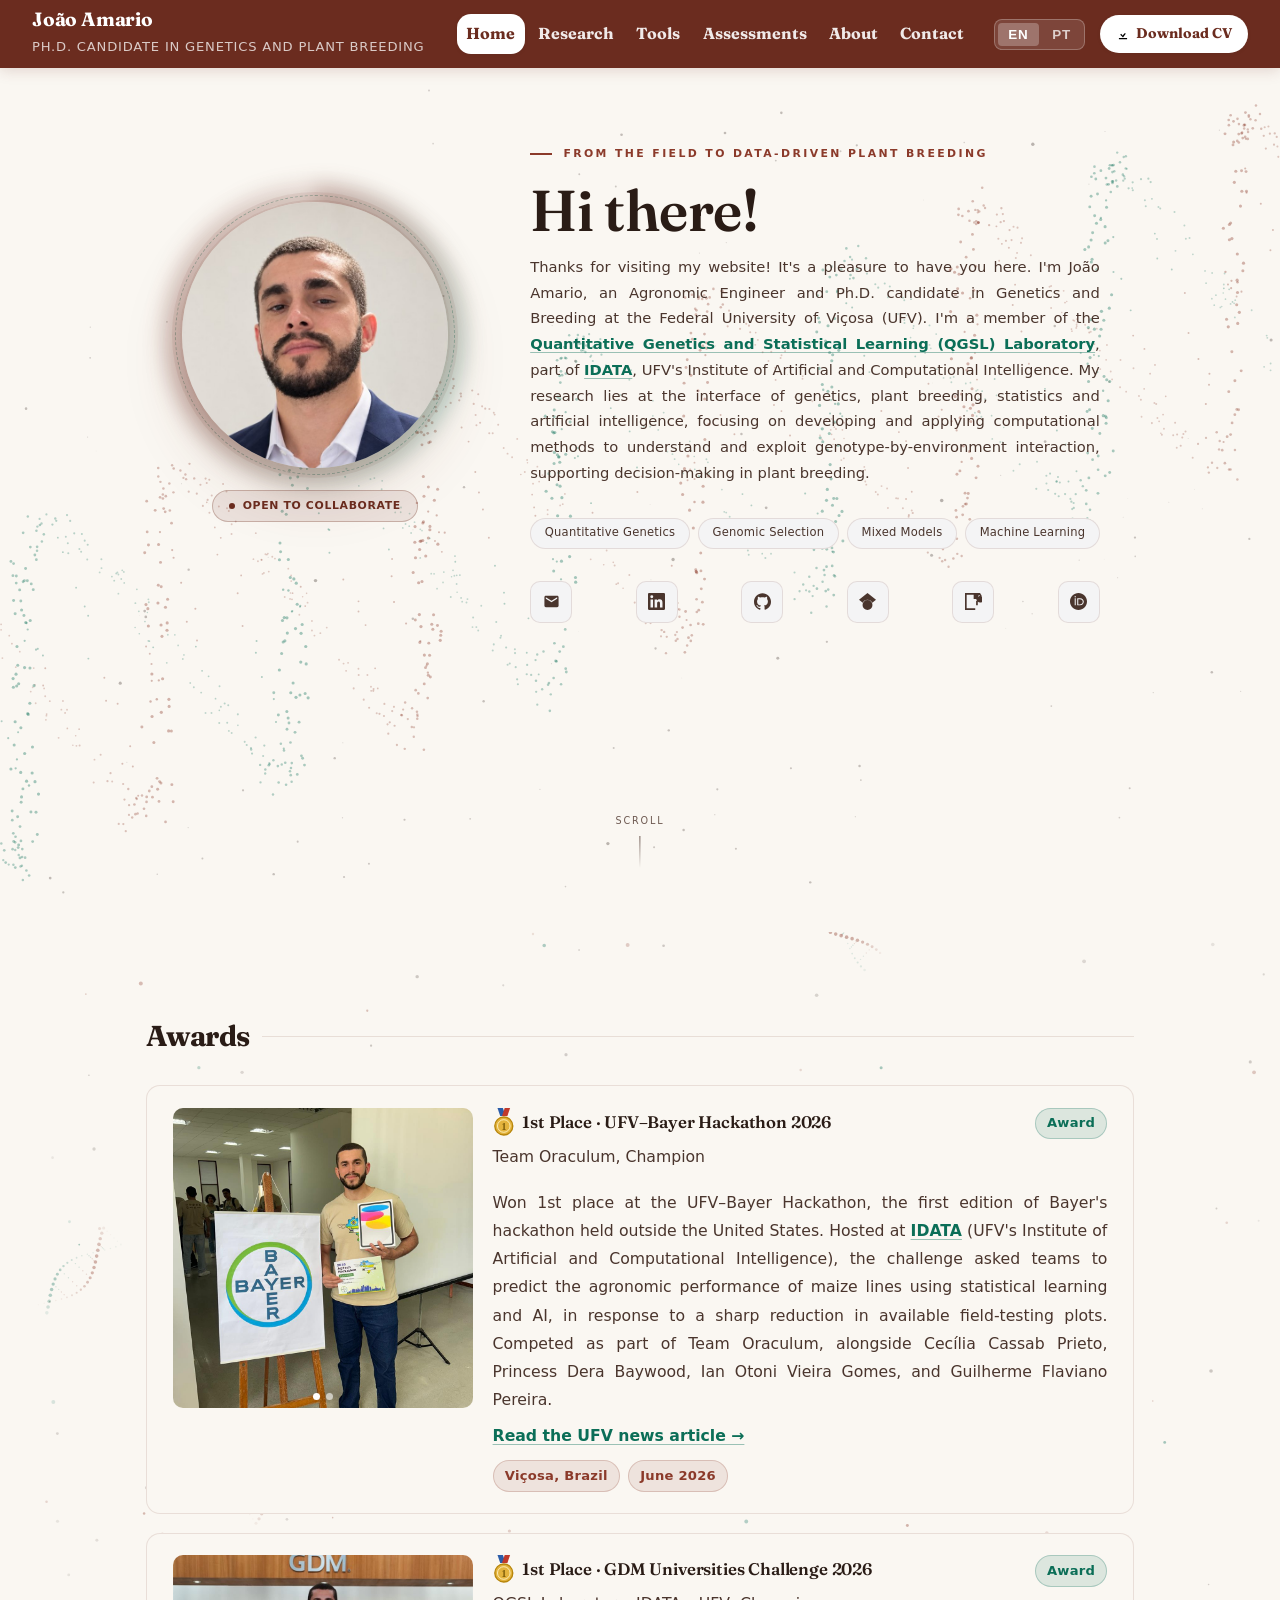
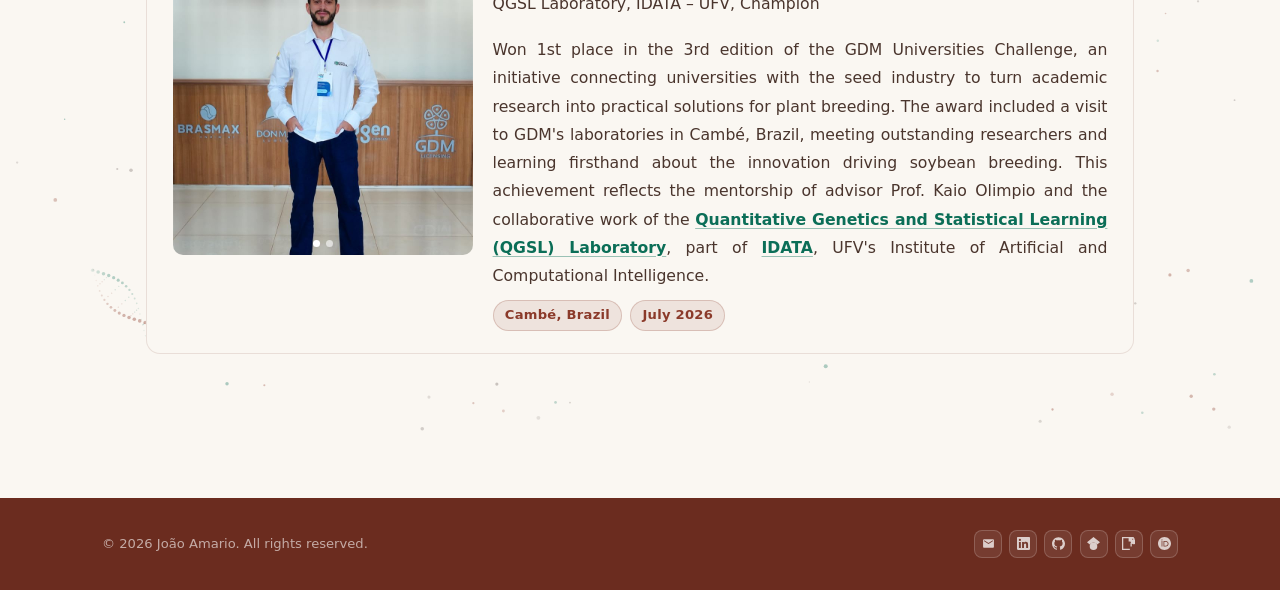
<file: index.html>
<!DOCTYPE html>
<html lang="en">
<head>
  <meta charset="UTF-8">
  <meta name="viewport" content="width=device-width, initial-scale=1.0">
  <title>João Amario | Ph.D. Candidate in Genetics and Plant Breeding</title>
  <meta name="description" content="João Marcos Amario de Sousa, Ph.D. candidate in Genetics and Plant Breeding at the Federal University of Viçosa (UFV), working on genomic prediction, mixed models and environmental data to predict genotype performance in untested environments.">
  <meta name="google-site-verification" content="e44iNML9xQkXVOH1kOsqIX-42XDZI5qqS-lx8ws2fq0">
  <meta name="author" content="João Marcos Amario de Sousa">
  <meta property="og:type" content="website">
  <meta property="og:site_name" content="João Amario">
  <meta property="og:title" content="João Amario | Ph.D. Candidate in Genetics and Plant Breeding">
  <meta property="og:description" content="João Marcos Amario de Sousa, Ph.D. candidate in Genetics and Plant Breeding at the Federal University of Viçosa (UFV), working on genomic prediction, mixed models and environmental data to predict genotype performance in untested environments.">
  <meta property="og:url" content="https://amario17.github.io/">
  <meta property="og:image" content="https://amario17.github.io/assets/perfil.jpg">
  <meta property="og:locale" content="en_US">
  <meta name="twitter:card" content="summary">
  <link rel="icon" href="/favicon.svg" type="image/svg+xml">
  <script type="application/ld+json">
  {
    "@context": "https://schema.org",
    "@type": "Person",
    "name": "João Marcos Amario de Sousa",
    "alternateName": "João Amario",
    "url": "https://amario17.github.io/",
    "image": "https://amario17.github.io/assets/perfil.jpg",
    "jobTitle": "Ph.D. Candidate in Genetics and Plant Breeding",
    "affiliation": { "@type": "CollegeOrUniversity", "name": "Universidade Federal de Viçosa (UFV)" },
    "alumniOf": [
      { "@type": "CollegeOrUniversity", "name": "Universidade Federal de Viçosa (UFV)" },
      { "@type": "CollegeOrUniversity", "name": "Instituto Federal do Tocantins (IFTO)" }
    ],
    "knowsAbout": ["Quantitative genetics", "Plant breeding", "Genomic prediction", "Mixed models", "Genotype by environment interaction", "Statistical learning"],
    "sameAs": [
      "https://www.linkedin.com/in/jo%C3%A3o-marcos-amario-6143ba265/",
      "https://github.com/amario17",
      "https://orcid.org/0009-0002-5102-7142",
      "https://scholar.google.com.br/citations?user=fx1_ebQAAAAJ",
      "https://www.researchgate.net/profile/Joao-Amario-De-Sousa-2"
    ]
  }
  </script>
  <link rel="stylesheet" href="/style.css">
  <script>
    /* Page transition: reveal the new page with a circle growing from the clicked link */
    (function () {
      document.addEventListener('click', function (e) {
        var a = e.target.closest && e.target.closest('a[href^="/"]');
        if (a) { try { sessionStorage.setItem('vt-origin', e.clientX + ',' + e.clientY); } catch (_) {} }
      });
      window.addEventListener('pagereveal', function (e) {
        if (!e.viewTransition) return;
        document.documentElement.classList.add('vt-nav');
        var o = null;
        try { o = sessionStorage.getItem('vt-origin'); sessionStorage.removeItem('vt-origin'); } catch (_) {}
        var xy = o ? o.split(',').map(Number) : [innerWidth / 2, 0];
        var r = Math.hypot(Math.max(xy[0], innerWidth - xy[0]), Math.max(xy[1], innerHeight - xy[1]));
        e.viewTransition.ready.then(function () {
          document.documentElement.animate({
            clipPath: ['circle(0px at ' + xy[0] + 'px ' + xy[1] + 'px)',
                       'circle(' + r + 'px at ' + xy[0] + 'px ' + xy[1] + 'px)']
          }, { duration: 750, easing: 'cubic-bezier(0.65, 0, 0.35, 1)', pseudoElement: '::view-transition-new(root)' });
        });
      });
    })();
  </script>
  <link rel="canonical" href="https://amario17.github.io/">
  <style>
    /* ── Page base ── */
    html, body { height: 100%; }

    body[data-page="index"] {
      background: var(--bg-base);
      overflow-x: hidden;
    }

    /* ── Fixed nav (colors now come from the global teal header in style.css) ── */
    body[data-page="index"] header {
      position: fixed;
      top: 0; left: 0; right: 0;
      z-index: 200;
    }

    /* ── Main ── */
    body[data-page="index"] main {
      max-width: 100%;
      margin: 0; padding: 0;
      min-height: 100vh;
    }

    /* ══════════════════════════════════════
       HERO SECTION
    ══════════════════════════════════════ */
    .hero-section {
      position: relative;
      min-height: 100vh;
      display: flex;
      align-items: flex-start;
      justify-content: center;
      overflow: hidden;
      padding-top: 6rem;
    }

    /* Light background */
    .hero-section::before {
      content: '';
      position: absolute; inset: 0; z-index: 0;
      background: var(--bg-base);
    }

    .award-title { display: flex; align-items: center; gap: 0.5rem; }
    .award-title .medal { width: 1.35rem; height: 1.8rem; flex-shrink: 0; }
    /* Floating dots and DNA/RNA fragments behind the awards */
    .awards-wrap { position: relative; overflow: hidden; }
    .awards-wrap > section { position: relative; z-index: 1; }
    .awards-particles {
      position: absolute; inset: 0; z-index: 0;
      width: 100%; height: 100%;
      pointer-events: none;
    }

    /* Animated DNA helix of particles behind the hero content */
    .hero-particles {
      position: absolute; inset: 0; z-index: 1;
      width: 100%; height: 100%;
      pointer-events: none;
      opacity: 0;
      animation: fadeIn 1.6s ease 0.3s forwards;
    }

    /* ── Inner content ── */
    .hero-inner {
      position: relative; z-index: 3;
      max-width: 70rem;
      width: 100%;
      margin: 0 auto;
      padding: 3rem 3.5rem 7.5rem;
      display: flex;
      align-items: flex-start;
      justify-content: center;
      gap: 5rem;
    }

    /* ══════════════════════════════════════
       LEFT - PHOTO
    ══════════════════════════════════════ */
    .hero-photo-col {
      flex-shrink: 0;
      margin-top: 3.5rem;
    }

    .hero-photo-frame {
      position: relative;
      width: 16.875rem;
      height: 16.875rem;
    }

    /* Outer slow-pulsing glow ring */
    .hero-photo-frame::after {
      content: '';
      position: absolute;
      inset: -16px;
      border-radius: 50%;
      background: conic-gradient(
        rgba(107,44,31,0.35) 0deg,
        rgba(11,110,87,0.25) 120deg,
        rgba(107,44,31,0.35) 240deg,
        rgba(107,44,31,0.15) 360deg
      );
      border-radius: 50%;
      animation: rotateConic 8s linear infinite;
      filter: blur(10px);
    }

    /* Spinning dashed border */
    .hero-photo-frame::before {
      content: '';
      position: absolute;
      inset: -5px;
      border-radius: 50%;
      border: 1.5px dashed rgba(11,110,87,0.35);
      animation: spinRing 20s linear infinite;
    }

    @keyframes spinRing    { to { transform: rotate(360deg); } }
    @keyframes rotateConic { to { transform: rotate(360deg); } }

    .hero-photo-frame img {
      width: 16.875rem;
      height: 16.875rem;
      border-radius: 50%;
      object-fit: cover;
      object-position: center top;
      display: block;
      position: relative;
      z-index: 1;
      border: 2.5px solid rgba(107,44,31,0.18);
      box-shadow:
        0 0 0 8px rgba(107,44,31,0.08),
        0 24px 60px rgba(107,44,31,0.15);
      transition: transform 0.4s ease;
    }

    .hero-photo-frame img:hover { transform: scale(1.03); }

    /* ── Accent badge below photo ── */
    .hero-badge {
      margin-top: 1.25rem;
      display: flex;
      align-items: center;
      justify-content: center;
      gap: 0.45rem;
      background: rgba(107,44,31,0.10);
      border: 1px solid rgba(107,44,31,0.28);
      border-radius: 100px;
      padding: 0.35rem 1rem;
      width: fit-content;
      margin-left: auto; margin-right: auto;
    }

    .hero-badge-dot {
      width: 0.375rem; height: 0.375rem;
      border-radius: 50%;
      background: var(--accent);
      animation: blink 2s ease-in-out infinite;
    }
    @keyframes blink { 0%,100%{opacity:1} 50%{opacity:0.3} }

    .hero-badge span {
      font-size: 0.68rem;
      font-weight: 700;
      letter-spacing: 0.06em;
      color: var(--accent);
      text-transform: uppercase;
    }

    /* ══════════════════════════════════════
       RIGHT - TEXT
    ══════════════════════════════════════ */
    /* Column is as wide as its widest line (the tags row); the
       description and icon row stretch to match it. */
    .hero-text-col {
      flex: 0 1 auto;
      width: fit-content;
      min-width: 0;
    }

    .hero-eyebrow {
      font-size: 0.68rem;
      font-weight: 700;
      letter-spacing: 0.22em;
      text-transform: uppercase;
      color: var(--sky);
      margin-bottom: 1rem;
      align-items: center;
      gap: 0.7rem;
      opacity: 0;
      animation: fadeUp 0.7s ease 0.1s both;
    }

    body[data-lang="en"] .hero-eyebrow.lang-en,
    body[data-lang="pt"] .hero-eyebrow.lang-pt {
      display: flex;
    }
    .hero-eyebrow::before {
      content: '';
      width: 1.375rem; height: 1.5px;
      background: var(--sky);
      flex-shrink: 0;
    }

    .hero-name {
      font-family: var(--font-display);
      font-size: clamp(2.4rem, 4.5vw, 3.6rem);
      font-weight: 600;
      color: var(--text-primary);
      letter-spacing: -0.01em;
      line-height: 1.08;
      margin-bottom: 0.75rem;
      opacity: 0;
      animation: fadeUp 0.7s ease 0.2s both;
    }

    .hero-name span {
      background: linear-gradient(135deg, var(--sky), var(--sky-light));
      -webkit-background-clip: text;
      -webkit-text-fill-color: transparent;
      background-clip: text;
    }

    .hero-desc {
      font-size: 0.92rem;
      font-weight: 400;
      color: var(--text-secondary);
      line-height: 1.75;
      margin-bottom: 2rem;
      width: 0;
      min-width: 100%;
      text-align: justify;
      hyphens: auto;
      opacity: 0;
      animation: fadeUp 0.7s ease 0.3s both;
    }

    /* Tags row */
    .hero-tags {
      display: flex;
      flex-wrap: wrap;
      gap: 0.5rem;
      margin-bottom: 2rem;
      opacity: 0;
      animation: fadeUp 0.7s ease 0.38s both;
    }
    .hero-tag {
      font-size: 0.72rem;
      font-weight: 400;
      color: var(--text-secondary);
      background: var(--bg-surface-2);
      border: 1px solid var(--border);
      border-radius: 100px;
      padding: 0.3rem 0.85rem;
      letter-spacing: 0.02em;
      transition: color 0.2s, border-color 0.2s, background 0.2s;
    }
    .hero-tag:hover {
      color: var(--sky);
      border-color: rgba(11,110,87,0.3);
      background: var(--sky-pale);
    }

    /* CTA buttons */
    .hero-cta {
      display: flex;
      justify-content: space-between;
      gap: 0.8rem;
      flex-wrap: wrap;
      opacity: 0;
      animation: fadeUp 0.7s ease 0.48s both;
    }

    .hero-cta a:not(.hero-social-btn) {
      display: inline-flex;
      align-items: center;
      gap: 0.4rem;
      padding: 0.72rem 1.65rem;
      border-radius: 8px;
      font-size: 0.875rem;
      font-weight: 700;
      text-decoration: none;
      transition: all 0.22s ease;
      letter-spacing: 0.01em;
    }

    .btn-primary {
      background: var(--sky);
      color: #fff;
      box-shadow: 0 4px 18px rgba(11,110,87,0.35);
    }
    .btn-primary:hover {
      background: #0a4536;
      transform: translateY(-2px);
      box-shadow: 0 8px 28px rgba(11,110,87,0.45);
    }

    .btn-ghost {
      background: var(--bg-surface-2);
      color: var(--text-secondary);
      border: 1px solid var(--border);
    }
    .btn-ghost:hover {
      background: var(--bg-surface-3);
      color: var(--text-primary);
      border-color: var(--border-mid);
      transform: translateY(-2px);
    }

    /* ── Divider + stats row at bottom ── */
    .hero-divider-line {
      width: 100%;
      height: 1px;
      background: linear-gradient(to right, transparent, var(--border), transparent);
      margin: 3rem 0 0;
    }

    /* ── Scroll cue ── */
    .scroll-cue {
      position: absolute;
      bottom: 2rem; left: 50%;
      transform: translateX(-50%);
      z-index: 3;
      display: flex;
      flex-direction: column;
      align-items: center;
      gap: 0.4rem;
      opacity: 0;
      animation: fadeIn 1s ease 1.4s both;
    }
    .scroll-cue-label {
      font-size: 0.6rem;
      letter-spacing: 0.2em;
      text-transform: uppercase;
      color: var(--text-muted);
    }
    .scroll-cue-line {
      width: 1px; height: 2rem;
      background: linear-gradient(to bottom, var(--text-muted), transparent);
      animation: scrollBounce 2s ease-in-out infinite;
    }
    @keyframes scrollBounce {
      0%,100% { transform: scaleY(1); opacity: 0.3; }
      50%      { transform: scaleY(1.2); opacity: 0.7; }
    }

    /* ── Hero social buttons ── */
    .hero-social-btn {
      display: inline-flex;
      align-items: center;
      justify-content: center;
      width: 2.625rem;
      height: 2.625rem;
      border-radius: 10px;
      background: var(--bg-surface-2);
      border: 1px solid var(--border);
      color: var(--text-secondary);
      text-decoration: none;
      transition: all 0.22s ease;
      flex-shrink: 0;
    }
    .hero-social-btn svg {
      width: 1.0625rem; height: 1.0625rem;
      fill: currentColor;
    }
    .hero-social-btn:hover {
      background: var(--sky-pale);
      border-color: rgba(11,110,87,0.4);
      color: var(--sky);
      transform: translateY(-3px);
      box-shadow: 0 6px 16px rgba(11,110,87,0.18);
    }

    @keyframes fadeUp {
      from { opacity: 0; transform: translateY(16px); }
      to   { opacity: 1; transform: translateY(0); }
    }
    @keyframes fadeIn { to { opacity: 1; } }

    /* ── Responsive ── */
    @media (max-width: 820px) {
      .hero-inner {
        flex-direction: column;
        align-items: center;
        text-align: center;
        padding: 6rem 2rem 6.5rem;
        gap: 2.5rem;
      }
      .hero-text-col { width: 100%; max-width: 34rem; }
      .hero-photo-col { margin-top: 0; }
      .hero-eyebrow, .hero-tags { justify-content: center; }
      .hero-desc { margin-left: auto; margin-right: auto; }
    }

    @media (max-width: 480px) {
      .hero-photo-frame { width: 12.5rem; height: 12.5rem; }
      .hero-photo-frame img { width: 12.5rem; height: 12.5rem; }
    }
  </style>
</head>
<body data-page="index">
<header>
  <nav>
    <div class="nav-brand">
      <h1>João Amario</h1>
      <p class="lang-en">Ph.D. Candidate in Genetics and Plant Breeding</p>
      <p class="lang-pt">Doutorando em Genética e Melhoramento</p>
    </div>
    <button class="nav-toggle" onclick="document.querySelector('.nav-right').classList.toggle('open')">
      <span></span><span></span><span></span>
    </button>
    <div class="nav-right">
      <ul>
        <li><a href="/" data-page="index"><span class="lang-en">Home</span><span class="lang-pt">Início</span></a></li>
        <li><a href="/research/" data-page="research"><span class="lang-en">Research</span><span class="lang-pt">Pesquisa</span></a></li>
        <li><a href="/projects/" data-page="projects"><span class="lang-en">Tools</span><span class="lang-pt">Ferramentas</span></a></li>
        <li><a href="/assessments/" data-page="assessments"><span class="lang-en">Assessments</span><span class="lang-pt">Avaliações</span></a></li>
        <li><a href="/about/" data-page="about"><span class="lang-en">About</span><span class="lang-pt">Sobre</span></a></li>
        <li><a href="/contact/" data-page="contact"><span class="lang-en">Contact</span><span class="lang-pt">Contacto</span></a></li>
      </ul>
      <div class="language-switcher">
        <button onclick="setLanguage('en')" id="btn-en">EN</button>
        <button onclick="setLanguage('pt')" id="btn-pt">PT</button>
      </div>
      <a class="nav-cv-btn lang-en" href="/assets/joao_amario_cv.pdf" download>
        <svg viewBox="0 0 24 24" xmlns="http://www.w3.org/2000/svg"><path d="M12 3v10.59l3.3-3.3 1.4 1.42L12 17.83l-4.7-4.7 1.4-1.42 3.3 3.3V3h2zM5 19h14v2H5v-2z"/></svg>
        <span>Download CV</span>
      </a>
      <a class="nav-cv-btn lang-pt" href="/assets/joao_amario_cv_pt.pdf" download>
        <svg viewBox="0 0 24 24" xmlns="http://www.w3.org/2000/svg"><path d="M12 3v10.59l3.3-3.3 1.4 1.42L12 17.83l-4.7-4.7 1.4-1.42 3.3 3.3V3h2zM5 19h14v2H5v-2z"/></svg>
        <span>Baixar Currículo</span>
      </a>
    </div>
  </nav>
</header>

<main>
  <section class="hero-section">
    <canvas class="hero-particles dna-canvas" aria-hidden="true"></canvas>

    <div class="hero-inner">

      <!-- LEFT: Photo -->
      <div class="hero-photo-col">
        <div class="hero-photo-frame">
          <img src="/assets/perfil.jpg" alt="João Amario">
        </div>
        <div class="hero-badge">
          <div class="hero-badge-dot"></div>
          <span class="lang-en">Open to collaborate</span>
          <span class="lang-pt">Aberto a colaboração</span>
        </div>
      </div>

      <!-- RIGHT: Text -->
      <div class="hero-text-col">

        <p class="hero-eyebrow lang-en">From the field to data-driven plant breeding</p>
        <p class="hero-eyebrow lang-pt">Do campo ao melhoramento guiado por dados</p>

        <h1 class="hero-name lang-en">Hi there!</h1>
        <h1 class="hero-name lang-pt">Olá!</h1>

        <p class="hero-desc lang-en">
          Thanks for visiting my website! It's a pleasure to have you here.
          I'm João Amario, an Agronomic Engineer and Ph.D. candidate in Genetics
          and Breeding at the Federal University of Viçosa (UFV). I'm a member of the
          <a href="https://lab-qgsl-ufv.vercel.app/" target="_blank" rel="noopener">Quantitative Genetics and Statistical Learning (QGSL) Laboratory</a>,
          part of <a href="https://idata.ufv.br/" target="_blank" rel="noopener">IDATA</a>, UFV's Institute of Artificial and Computational Intelligence.
          My research lies at the interface of genetics, plant breeding, statistics
          and artificial intelligence, focusing on developing and applying
          computational methods to understand and exploit genotype-by-environment
          interaction, supporting decision-making in plant breeding.
        </p>
        <p class="hero-desc lang-pt">
          Obrigado por visitar meu site! É um prazer ter você por aqui.
          Sou João Amario, Engenheiro Agrônomo e doutorando em Genética e
          Melhoramento pela Universidade Federal de Viçosa (UFV). Integro o
          <a href="https://lab-qgsl-ufv.vercel.app/" target="_blank" rel="noopener">Laboratório de Genética Quantitativa e Aprendizado Estatístico (QGSL)</a>,
          vinculado ao <a href="https://idata.ufv.br/" target="_blank" rel="noopener">Idata</a> — Instituto de Inteligência Artificial e Computacional da UFV.
          Minha pesquisa está na interface entre genética, melhoramento de plantas,
          estatística e inteligência artificial, com foco no desenvolvimento e na
          aplicação de métodos computacionais para compreender e explorar a interação
          entre genótipos e ambientes, contribuindo para a tomada de decisões no
          melhoramento de plantas.
        </p>

        <div class="hero-tags">
          <span class="hero-tag">Quantitative Genetics</span>
          <span class="hero-tag">Genomic Selection</span>
          <span class="hero-tag">Mixed Models</span>
          <span class="hero-tag">Machine Learning</span>
        </div>

        <div class="hero-cta">
          <!-- Social links -->
          <a href="mailto:joao.m.sousa@ufv.br" class="hero-social-btn" title="Email">
            <svg xmlns="http://www.w3.org/2000/svg" fill="currentColor" viewBox="0 0 24 24"><path d="M20 4H4c-1.1 0-2 .9-2 2v12c0 1.1.9 2 2 2h16c1.1 0 2-.9 2-2V6c0-1.1-.9-2-2-2zm0 4-8 5-8-5V6l8 5 8-5v2z"/></svg>
          </a>
          <a href="https://www.linkedin.com/in/jo%C3%A3o-marcos-amario-6143ba265/" target="_blank" rel="noopener" class="hero-social-btn" title="LinkedIn">
            <svg xmlns="http://www.w3.org/2000/svg" fill="currentColor" viewBox="0 0 24 24"><path d="M20.447 20.452h-3.554v-5.569c0-1.328-.027-3.037-1.852-3.037-1.853 0-2.136 1.445-2.136 2.939v5.667H9.351V9h3.414v1.561h.046c.477-.9 1.637-1.85 3.37-1.85 3.601 0 4.267 2.37 4.267 5.455v6.286zM5.337 7.433a2.062 2.062 0 0 1-2.063-2.065 2.064 2.064 0 1 1 2.063 2.065zm1.782 13.019H3.555V9h3.564v11.452zM22.225 0H1.771C.792 0 0 .774 0 1.729v20.542C0 23.227.792 24 1.771 24h20.451C23.2 24 24 23.227 24 22.271V1.729C24 .774 23.2 0 22.222 0h.003z"/></svg>
          </a>
          <a href="https://github.com/amario17" target="_blank" rel="noopener" class="hero-social-btn" title="GitHub">
            <svg xmlns="http://www.w3.org/2000/svg" fill="currentColor" viewBox="0 0 24 24"><path d="M12 .297c-6.63 0-12 5.373-12 12 0 5.303 3.438 9.8 8.205 11.385.6.113.82-.258.82-.577 0-.285-.01-1.04-.015-2.04-3.338.724-4.042-1.61-4.042-1.61C4.422 18.07 3.633 17.7 3.633 17.7c-1.087-.744.084-.729.084-.729 1.205.084 1.838 1.236 1.838 1.236 1.07 1.835 2.809 1.305 3.495.998.108-.776.417-1.305.76-1.605-2.665-.3-5.466-1.332-5.466-5.93 0-1.31.465-2.38 1.235-3.22-.135-.303-.54-1.523.105-3.176 0 0 1.005-.322 3.3 1.23.96-.267 1.98-.399 3-.405 1.02.006 2.04.138 3 .405 2.28-1.552 3.285-1.23 3.285-1.23.645 1.653.24 2.873.12 3.176.765.84 1.23 1.91 1.23 3.22 0 4.61-2.805 5.625-5.475 5.92.42.36.81 1.096.81 2.22 0 1.606-.015 2.896-.015 3.286 0 .315.21.69.825.57C20.565 22.092 24 17.592 24 12.297c0-6.627-5.373-12-12-12"/></svg>
          </a>
          <a href="https://scholar.google.com.br/citations?user=fx1_ebQAAAAJ&amp;hl=pt-BR" target="_blank" rel="noopener" class="hero-social-btn" title="Google Scholar">
            <svg xmlns="http://www.w3.org/2000/svg" fill="currentColor" viewBox="0 0 24 24"><path d="M5.242 13.769 0 9.5 12 0l12 9.5-5.242 4.269C17.548 11.249 14.978 9.5 12 9.5c-2.977 0-5.548 1.748-6.758 4.269zM12 10a7 7 0 1 0 0 14 7 7 0 0 0 0-14z"/></svg>
          </a>
          <a href="https://www.researchgate.net/profile/Joao-Amario-De-Sousa-2" target="_blank" rel="noopener" class="hero-social-btn" title="ResearchGate">
           <svg xmlns="http://www.w3.org/2000/svg" fill="currentColor" viewBox="0 0 24 24"><path d="M19.586 0c-.818 0-1.508.19-2.073.565-.563.377-.97.936-1.213 1.68a12.193 12.193 0 0 0-.368 3.12 21.27 21.27 0 0 0 .183 2.923c.26 1.58.822 2.854 1.687 3.816.863.963 2.065 1.445 3.605 1.445.857 0 1.63-.2 2.318-.598a4.318 4.318 0 0 0 1.6-1.64 4.91 4.91 0 0 0 .586-2.39 4.91 4.91 0 0 0-.586-2.392 4.318 4.318 0 0 0-1.6-1.64C23.06 4.504 22.286 4.305 21.43 4.305c-.64 0-1.224.13-1.75.388a3.545 3.545 0 0 0-1.274 1.073c.07-.786.236-1.407.5-1.864.26-.455.618-.683 1.073-.683.34 0 .612.096.818.29.204.192.356.476.455.852l2.226-.3c-.173-.844-.53-1.508-1.07-1.99C21.87.26 21.128.002 20.235 0zm-3.905 10.79v6.58h2.38v-6.58zm1.19-3.946a1.343 1.343 0 1 0 0 2.686 1.343 1.343 0 0 0 0-2.686zM0 0v24h14.47v-2.344H2.344V2.344h9.87V8.47h6.126V0z"/></svg>
          </a>
          <a href="https://orcid.org/0009-0002-5102-7142" target="_blank" rel="noopener" class="hero-social-btn" title="ORCID">
            <svg xmlns="http://www.w3.org/2000/svg" fill="currentColor" viewBox="0 0 24 24"><path d="M12 0C5.372 0 0 5.372 0 12s5.372 12 12 12 12-5.372 12-12S18.628 0 12 0zM7.369 4.378c.525 0 .947.431.947.947 0 .525-.422.947-.947.947a.95.95 0 0 1-.947-.947c0-.516.422-.947.947-.947zm-.722 3.038h1.444v10.041H6.647V7.416zm3.562 0h3.9c3.712 0 5.344 2.653 5.344 5.025 0 2.578-2.016 5.025-5.325 5.025h-3.919V7.416zm1.444 1.303v7.444h2.297c3.272 0 4.022-2.484 4.022-3.722 0-2.016-1.284-3.722-4.097-3.722h-2.222z"/></svg>
          </a>

        </div>
      </div>
    </div>

    <div class="scroll-cue">
      <span class="scroll-cue-label lang-en">Scroll</span>
      <span class="scroll-cue-label lang-pt">Rolar</span>
      <div class="scroll-cue-line"></div>
    </div>
  </section>
  <div class="awards-wrap">
    <canvas class="awards-particles particles-canvas" aria-hidden="true"></canvas>
  <section style="padding: 5rem 3.5rem; max-width: 68.75rem; margin: 0 auto;">

    <!-- English -->
    <div class="lang-en">
      <h2 style="margin-bottom: 1.5rem;">Awards</h2>
      <div class="item-list">

        <div class="item-card">
          <div class="news-card-flex">
            <div class="award-carousel">
              <div class="award-carousel-track">
                <img src="/assets/hackathon_perfil.jpeg" alt="João Amario at the UFV-Bayer Hackathon 2026">
                <img src="/assets/hackathon_group.jpeg" alt="Team Oraculum at the UFV-Bayer Hackathon 2026">
              </div>
              <button class="award-carousel-btn prev" type="button" aria-label="Previous photo" onclick="awardCarouselNav(this,-1)">&#8249;</button>
              <button class="award-carousel-btn next" type="button" aria-label="Next photo" onclick="awardCarouselNav(this,1)">&#8250;</button>
              <div class="award-carousel-dots">
                <span class="dot active"></span>
                <span class="dot"></span>
              </div>
            </div>
            <div style="flex:1; min-width:0;">
              <div class="item-header">
                <div>
                  <h3 class="award-title"><svg class="medal" viewBox="0 0 24 32" aria-hidden="true"><path d="M5 0h6l3 9H8z" fill="#2b5ca8"/><path d="M19 0h-6l-3 9h6z" fill="#c0392b"/><circle cx="12" cy="20" r="10" fill="#e3b33d" stroke="#b8860b" stroke-width="1.5"/><circle cx="12" cy="20" r="7" fill="none" stroke="#fff3c4" stroke-width="1"/><text x="12" y="24.2" text-anchor="middle" font-size="11" font-weight="800" font-family="Georgia,serif" fill="#7a5a08">1</text></svg>1st Place · UFV–Bayer Hackathon 2026</h3>
                  <p class="item-role">Team Oraculum, Champion</p>
                </div>
                <span class="tag accent">Award</span>
              </div>
              <p>Won 1st place at the UFV–Bayer Hackathon, the first edition of Bayer's hackathon held outside the United States. Hosted at <a href="https://idata.ufv.br/" target="_blank" rel="noopener">IDATA</a> (UFV's Institute of Artificial and Computational Intelligence), the challenge asked teams to predict the agronomic performance of maize lines using statistical learning and AI, in response to a sharp reduction in available field-testing plots. Competed as part of Team Oraculum, alongside Cecília Cassab Prieto, Princess Dera Baywood, Ian Otoni Vieira Gomes, and Guilherme Flaviano Pereira.</p>
              <p><a href="https://www2.dti.ufv.br/noticias/scripts/exibeNoticiaMulti.php?codNot=45776" target="_blank" rel="noopener">Read the UFV news article &#8594;</a></p>
              <div class="meta">
                <span class="tag">Viçosa, Brazil</span>
                <span class="tag">June 2026</span>
              </div>
            </div>
          </div>
        </div>

        <div class="item-card">
          <div class="news-card-flex">
            <div class="award-carousel">
              <div class="award-carousel-track">
                <img src="/assets/gdm_challenge.jpeg" alt="João Amario receiving the GDM Universities Challenge 2026 award">
                <img src="/assets/gdm_challenge_2.jpeg" alt="João Amario at the GDM laboratories in Cambé">
              </div>
              <button class="award-carousel-btn prev" type="button" aria-label="Previous photo" onclick="awardCarouselNav(this,-1)">&#8249;</button>
              <button class="award-carousel-btn next" type="button" aria-label="Next photo" onclick="awardCarouselNav(this,1)">&#8250;</button>
              <div class="award-carousel-dots">
                <span class="dot active"></span>
                <span class="dot"></span>
              </div>
            </div>
            <div style="flex:1; min-width:0;">
              <div class="item-header">
                <div>
                  <h3 class="award-title"><svg class="medal" viewBox="0 0 24 32" aria-hidden="true"><path d="M5 0h6l3 9H8z" fill="#2b5ca8"/><path d="M19 0h-6l-3 9h6z" fill="#c0392b"/><circle cx="12" cy="20" r="10" fill="#e3b33d" stroke="#b8860b" stroke-width="1.5"/><circle cx="12" cy="20" r="7" fill="none" stroke="#fff3c4" stroke-width="1"/><text x="12" y="24.2" text-anchor="middle" font-size="11" font-weight="800" font-family="Georgia,serif" fill="#7a5a08">1</text></svg>1st Place · GDM Universities Challenge 2026</h3>
                  <p class="item-role">QGSL Laboratory, IDATA – UFV, Champion</p>
                </div>
                <span class="tag accent">Award</span>
              </div>
              <p>Won 1st place in the 3rd edition of the GDM Universities Challenge, an initiative connecting universities with the seed industry to turn academic research into practical solutions for plant breeding. The award included a visit to GDM's laboratories in Cambé, Brazil, meeting outstanding researchers and learning firsthand about the innovation driving soybean breeding. This achievement reflects the mentorship of advisor Prof. Kaio Olimpio and the collaborative work of the <a href="https://lab-qgsl-ufv.vercel.app/" target="_blank" rel="noopener">Quantitative Genetics and Statistical Learning (QGSL) Laboratory</a>, part of <a href="https://idata.ufv.br/" target="_blank" rel="noopener">IDATA</a>, UFV's Institute of Artificial and Computational Intelligence.</p>
              <div class="meta">
                <span class="tag">Cambé, Brazil</span>
                <span class="tag">July 2026</span>
              </div>
            </div>
          </div>
        </div>

      </div>
    </div>

    <!-- Portuguese -->
    <div class="lang-pt">
      <h2 style="margin-bottom: 1.5rem;">Prêmios</h2>
      <div class="item-list">

        <div class="item-card">
          <div class="news-card-flex">
            <div class="award-carousel">
              <div class="award-carousel-track">
                <img src="/assets/hackathon_perfil.jpeg" alt="João Amario no Hackathon UFV-Bayer 2026">
                <img src="/assets/hackathon_group.jpeg" alt="Equipe Oraculum no Hackathon UFV-Bayer 2026">
              </div>
              <button class="award-carousel-btn prev" type="button" aria-label="Foto anterior" onclick="awardCarouselNav(this,-1)">&#8249;</button>
              <button class="award-carousel-btn next" type="button" aria-label="Próxima foto" onclick="awardCarouselNav(this,1)">&#8250;</button>
              <div class="award-carousel-dots">
                <span class="dot active"></span>
                <span class="dot"></span>
              </div>
            </div>
            <div style="flex:1; min-width:0;">
              <div class="item-header">
                <div>
                  <h3 class="award-title"><svg class="medal" viewBox="0 0 24 32" aria-hidden="true"><path d="M5 0h6l3 9H8z" fill="#2b5ca8"/><path d="M19 0h-6l-3 9h6z" fill="#c0392b"/><circle cx="12" cy="20" r="10" fill="#e3b33d" stroke="#b8860b" stroke-width="1.5"/><circle cx="12" cy="20" r="7" fill="none" stroke="#fff3c4" stroke-width="1"/><text x="12" y="24.2" text-anchor="middle" font-size="11" font-weight="800" font-family="Georgia,serif" fill="#7a5a08">1</text></svg>1º Lugar · Hackathon UFV–Bayer 2026</h3>
                  <p class="item-role">Equipe Oraculum, Campeã</p>
                </div>
                <span class="tag accent">Prêmio</span>
              </div>
              <p>Conquistei o 1º lugar no Hackathon UFV–Bayer, a primeira edição do hackathon da Bayer realizada fora dos Estados Unidos. Sediado no <a href="https://idata.ufv.br/" target="_blank" rel="noopener">Idata</a> (Instituto de Inteligência Artificial e Computacional da UFV), o desafio consistiu em prever o desempenho agronômico de linhagens de milho usando aprendizado estatístico e IA, em resposta a uma redução drástica no número de parcelas de teste disponíveis. Competi na equipe Oraculum, ao lado de Cecília Cassab Prieto, Princess Dera Baywood, Ian Otoni Vieira Gomes e Guilherme Flaviano Pereira.</p>
              <p><a href="https://www2.dti.ufv.br/noticias/scripts/exibeNoticiaMulti.php?codNot=45776" target="_blank" rel="noopener">Ver notícia no site da UFV &#8594;</a></p>
              <div class="meta">
                <span class="tag">Viçosa, Brasil</span>
                <span class="tag">Junho 2026</span>
              </div>
            </div>
          </div>
        </div>

        <div class="item-card">
          <div class="news-card-flex">
            <div class="award-carousel">
              <div class="award-carousel-track">
                <img src="/assets/gdm_challenge.jpeg" alt="João Amario recebendo o prêmio do GDM Universities Challenge 2026">
                <img src="/assets/gdm_challenge_2.jpeg" alt="João Amario nos laboratórios da GDM em Cambé">
              </div>
              <button class="award-carousel-btn prev" type="button" aria-label="Foto anterior" onclick="awardCarouselNav(this,-1)">&#8249;</button>
              <button class="award-carousel-btn next" type="button" aria-label="Próxima foto" onclick="awardCarouselNav(this,1)">&#8250;</button>
              <div class="award-carousel-dots">
                <span class="dot active"></span>
                <span class="dot"></span>
              </div>
            </div>
            <div style="flex:1; min-width:0;">
              <div class="item-header">
                <div>
                  <h3 class="award-title"><svg class="medal" viewBox="0 0 24 32" aria-hidden="true"><path d="M5 0h6l3 9H8z" fill="#2b5ca8"/><path d="M19 0h-6l-3 9h6z" fill="#c0392b"/><circle cx="12" cy="20" r="10" fill="#e3b33d" stroke="#b8860b" stroke-width="1.5"/><circle cx="12" cy="20" r="7" fill="none" stroke="#fff3c4" stroke-width="1"/><text x="12" y="24.2" text-anchor="middle" font-size="11" font-weight="800" font-family="Georgia,serif" fill="#7a5a08">1</text></svg>1º Lugar · GDM Universities Challenge 2026</h3>
                  <p class="item-role">Laboratório QGSL, Idata – UFV, Campeão</p>
                </div>
                <span class="tag accent">Prêmio</span>
              </div>
              <p>Conquistei o 1º lugar na 3ª edição do GDM Universities Challenge, uma iniciativa que conecta universidades à indústria de sementes para transformar pesquisa acadêmica em soluções práticas para o melhoramento de plantas. A premiação incluiu uma visita aos laboratórios da GDM em Cambé, onde tive a oportunidade de conhecer pesquisadores excepcionais e aprender de perto sobre a inovação que impulsiona o melhoramento de soja. Essa conquista reflete a orientação do meu orientador, Prof. Kaio Olimpio, e o trabalho coletivo do <a href="https://lab-qgsl-ufv.vercel.app/" target="_blank" rel="noopener">Laboratório de Genética Quantitativa e Aprendizado Estatístico (QGSL)</a>, parte do <a href="https://idata.ufv.br/" target="_blank" rel="noopener">Idata</a>, Instituto de Inteligência Artificial e Computacional da UFV.</p>
              <div class="meta">
                <span class="tag">Cambé, Brasil</span>
                <span class="tag">Julho 2026</span>
              </div>
            </div>
          </div>
        </div>

      </div>
    </div>

  </section>
  </div>
</main>

<script>
  function setLanguage(lang) {
    document.body.setAttribute('data-lang', lang);
    localStorage.setItem('preferredLanguage', lang);
    document.getElementById('btn-en').classList.toggle('active', lang === 'en');
    document.getElementById('btn-pt').classList.toggle('active', lang === 'pt');
  }

  window.addEventListener('DOMContentLoaded', function () {
    const savedLang = localStorage.getItem('preferredLanguage') || 'en';
    setLanguage(savedLang);
    document.querySelectorAll('nav a[data-page="index"]').forEach(a => a.classList.add('active-page'));
  });

  function moveAwardCarousel(carousel, dir) {
    const track = carousel.querySelector('.award-carousel-track');
    const imgs = track.querySelectorAll('img');
    let idx = parseInt(carousel.dataset.index || '0', 10);
    idx = (idx + dir + imgs.length) % imgs.length;
    carousel.dataset.index = idx;
    track.style.transform = 'translateX(-' + (idx * carousel.clientWidth) + 'px)';
    carousel.querySelectorAll('.dot').forEach((d, i) => d.classList.toggle('active', i === idx));
  }

  function awardCarouselNav(btn, dir) {
    moveAwardCarousel(btn.closest('.award-carousel'), dir);
  }

  window.addEventListener('DOMContentLoaded', function () {
    document.querySelectorAll('.award-carousel').forEach(function (carousel) {
      let startX = null;
      carousel.addEventListener('pointerdown', function (e) { startX = e.clientX; });
      carousel.addEventListener('pointerup', function (e) {
        if (startX === null) return;
        const diff = e.clientX - startX;
        startX = null;
        if (Math.abs(diff) > 30) moveAwardCarousel(carousel, diff < 0 ? 1 : -1);
      });
    });
  });


</script>
<script src="/dna.js"></script>
<script src="/particles.js"></script>
<footer>
  <div class="footer-inner">
    <div>
      <div class="footer-copy lang-en">&copy; 2026 João Amario. All rights reserved.</div>
      <div class="footer-copy lang-pt">&copy; 2026 João Amario. Todos os direitos reservados.</div>
    </div>
    <div class="footer-socials">
      <a class="footer-social-link" href="mailto:joao.m.sousa@ufv.br" title="Email">
        <svg xmlns="http://www.w3.org/2000/svg" fill="currentColor" viewBox="0 0 24 24"><path d="M20 4H4c-1.1 0-2 .9-2 2v12c0 1.1.9 2 2 2h16c1.1 0 2-.9 2-2V6c0-1.1-.9-2-2-2zm0 4-8 5-8-5V6l8 5 8-5v2z"/></svg>
      </a>
      <a class="footer-social-link" href="https://www.linkedin.com/in/jo%C3%A3o-marcos-amario-6143ba265/" target="_blank" rel="noopener" title="LinkedIn">
        <svg xmlns="http://www.w3.org/2000/svg" fill="currentColor" viewBox="0 0 24 24"><path d="M20.447 20.452h-3.554v-5.569c0-1.328-.027-3.037-1.852-3.037-1.853 0-2.136 1.445-2.136 2.939v5.667H9.351V9h3.414v1.561h.046c.477-.9 1.637-1.85 3.37-1.85 3.601 0 4.267 2.37 4.267 5.455v6.286zM5.337 7.433a2.062 2.062 0 0 1-2.063-2.065 2.064 2.064 0 1 1 2.063 2.065zm1.782 13.019H3.555V9h3.564v11.452zM22.225 0H1.771C.792 0 0 .774 0 1.729v20.542C0 23.227.792 24 1.771 24h20.451C23.2 24 24 23.227 24 22.271V1.729C24 .774 23.2 0 22.222 0h.003z"/></svg>
      </a>
      <a class="footer-social-link" href="https://github.com/amario17" target="_blank" rel="noopener" title="GitHub">
        <svg xmlns="http://www.w3.org/2000/svg" fill="currentColor" viewBox="0 0 24 24"><path d="M12 .297c-6.63 0-12 5.373-12 12 0 5.303 3.438 9.8 8.205 11.385.6.113.82-.258.82-.577 0-.285-.01-1.04-.015-2.04-3.338.724-4.042-1.61-4.042-1.61C4.422 18.07 3.633 17.7 3.633 17.7c-1.087-.744.084-.729.084-.729 1.205.084 1.838 1.236 1.838 1.236 1.07 1.835 2.809 1.305 3.495.998.108-.776.417-1.305.76-1.605-2.665-.3-5.466-1.332-5.466-5.93 0-1.31.465-2.38 1.235-3.22-.135-.303-.54-1.523.105-3.176 0 0 1.005-.322 3.3 1.23.96-.267 1.98-.399 3-.405 1.02.006 2.04.138 3 .405 2.28-1.552 3.285-1.23 3.285-1.23.645 1.653.24 2.873.12 3.176.765.84 1.23 1.91 1.23 3.22 0 4.61-2.805 5.625-5.475 5.92.42.36.81 1.096.81 2.22 0 1.606-.015 2.896-.015 3.286 0 .315.21.69.825.57C20.565 22.092 24 17.592 24 12.297c0-6.627-5.373-12-12-12"/></svg>
      </a>
      <a class="footer-social-link" href="https://scholar.google.com.br/citations?user=fx1_ebQAAAAJ&amp;hl=pt-BR" target="_blank" rel="noopener" title="Google Scholar">
        <svg xmlns="http://www.w3.org/2000/svg" fill="currentColor" viewBox="0 0 24 24"><path d="M5.242 13.769 0 9.5 12 0l12 9.5-5.242 4.269C17.548 11.249 14.978 9.5 12 9.5c-2.977 0-5.548 1.748-6.758 4.269zM12 10a7 7 0 1 0 0 14 7 7 0 0 0 0-14z"/></svg>
      </a>
      <a class="footer-social-link" href="https://www.researchgate.net/profile/Joao-Amario-De-Sousa-2" target="_blank" rel="noopener" title="ResearchGate">
        <svg xmlns="http://www.w3.org/2000/svg" fill="currentColor" viewBox="0 0 24 24"><path d="M19.586 0c-.818 0-1.508.19-2.073.565-.563.377-.97.936-1.213 1.68a12.193 12.193 0 0 0-.368 3.12 21.27 21.27 0 0 0 .183 2.923c.26 1.58.822 2.854 1.687 3.816.863.963 2.065 1.445 3.605 1.445.857 0 1.63-.2 2.318-.598a4.318 4.318 0 0 0 1.6-1.64 4.91 4.91 0 0 0 .586-2.39 4.91 4.91 0 0 0-.586-2.392 4.318 4.318 0 0 0-1.6-1.64C23.06 4.504 22.286 4.305 21.43 4.305c-.64 0-1.224.13-1.75.388a3.545 3.545 0 0 0-1.274 1.073c.07-.786.236-1.407.5-1.864.26-.455.618-.683 1.073-.683.34 0 .612.096.818.29.204.192.356.476.455.852l2.226-.3c-.173-.844-.53-1.508-1.07-1.99C21.87.26 21.128.002 20.235 0zm-3.905 10.79v6.58h2.38v-6.58zm1.19-3.946a1.343 1.343 0 1 0 0 2.686 1.343 1.343 0 0 0 0-2.686zM0 0v24h14.47v-2.344H2.344V2.344h9.87V8.47h6.126V0z"/></svg>
      </a>
      <a class="footer-social-link" href="https://orcid.org/0009-0002-5102-7142" target="_blank" rel="noopener" title="ORCID">
        <svg xmlns="http://www.w3.org/2000/svg" fill="currentColor" viewBox="0 0 24 24"><path d="M12 0C5.372 0 0 5.372 0 12s5.372 12 12 12 12-5.372 12-12S18.628 0 12 0zM7.369 4.378c.525 0 .947.431.947.947 0 .525-.422.947-.947.947a.95.95 0 0 1-.947-.947c0-.516.422-.947.947-.947zm-.722 3.038h1.444v10.041H6.647V7.416zm3.562 0h3.9c3.712 0 5.344 2.653 5.344 5.025 0 2.578-2.016 5.025-5.325 5.025h-3.919V7.416zm1.444 1.303v7.444h2.297c3.272 0 4.022-2.484 4.022-3.722 0-2.016-1.284-3.722-4.097-3.722h-2.222z"/></svg>
      </a>
    </div>
  </div>
</footer>
</body>
</html>
</file>
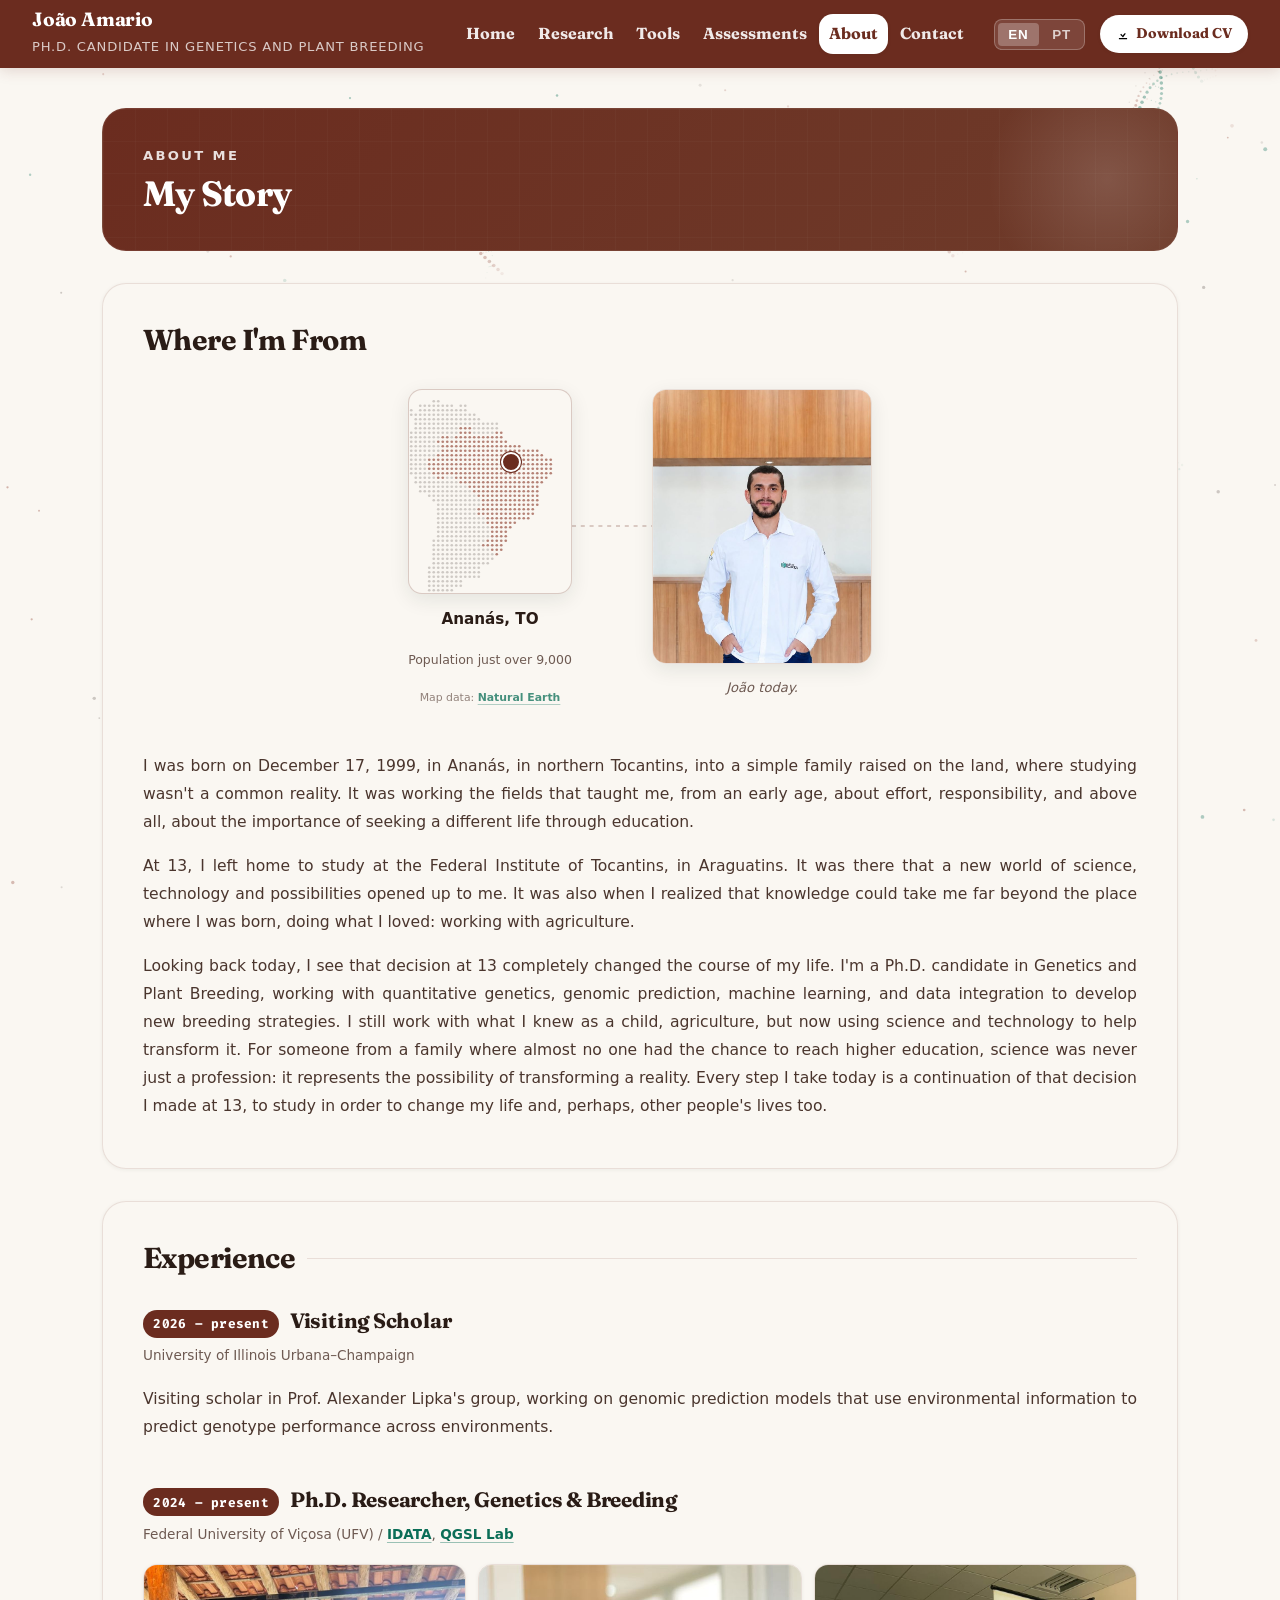
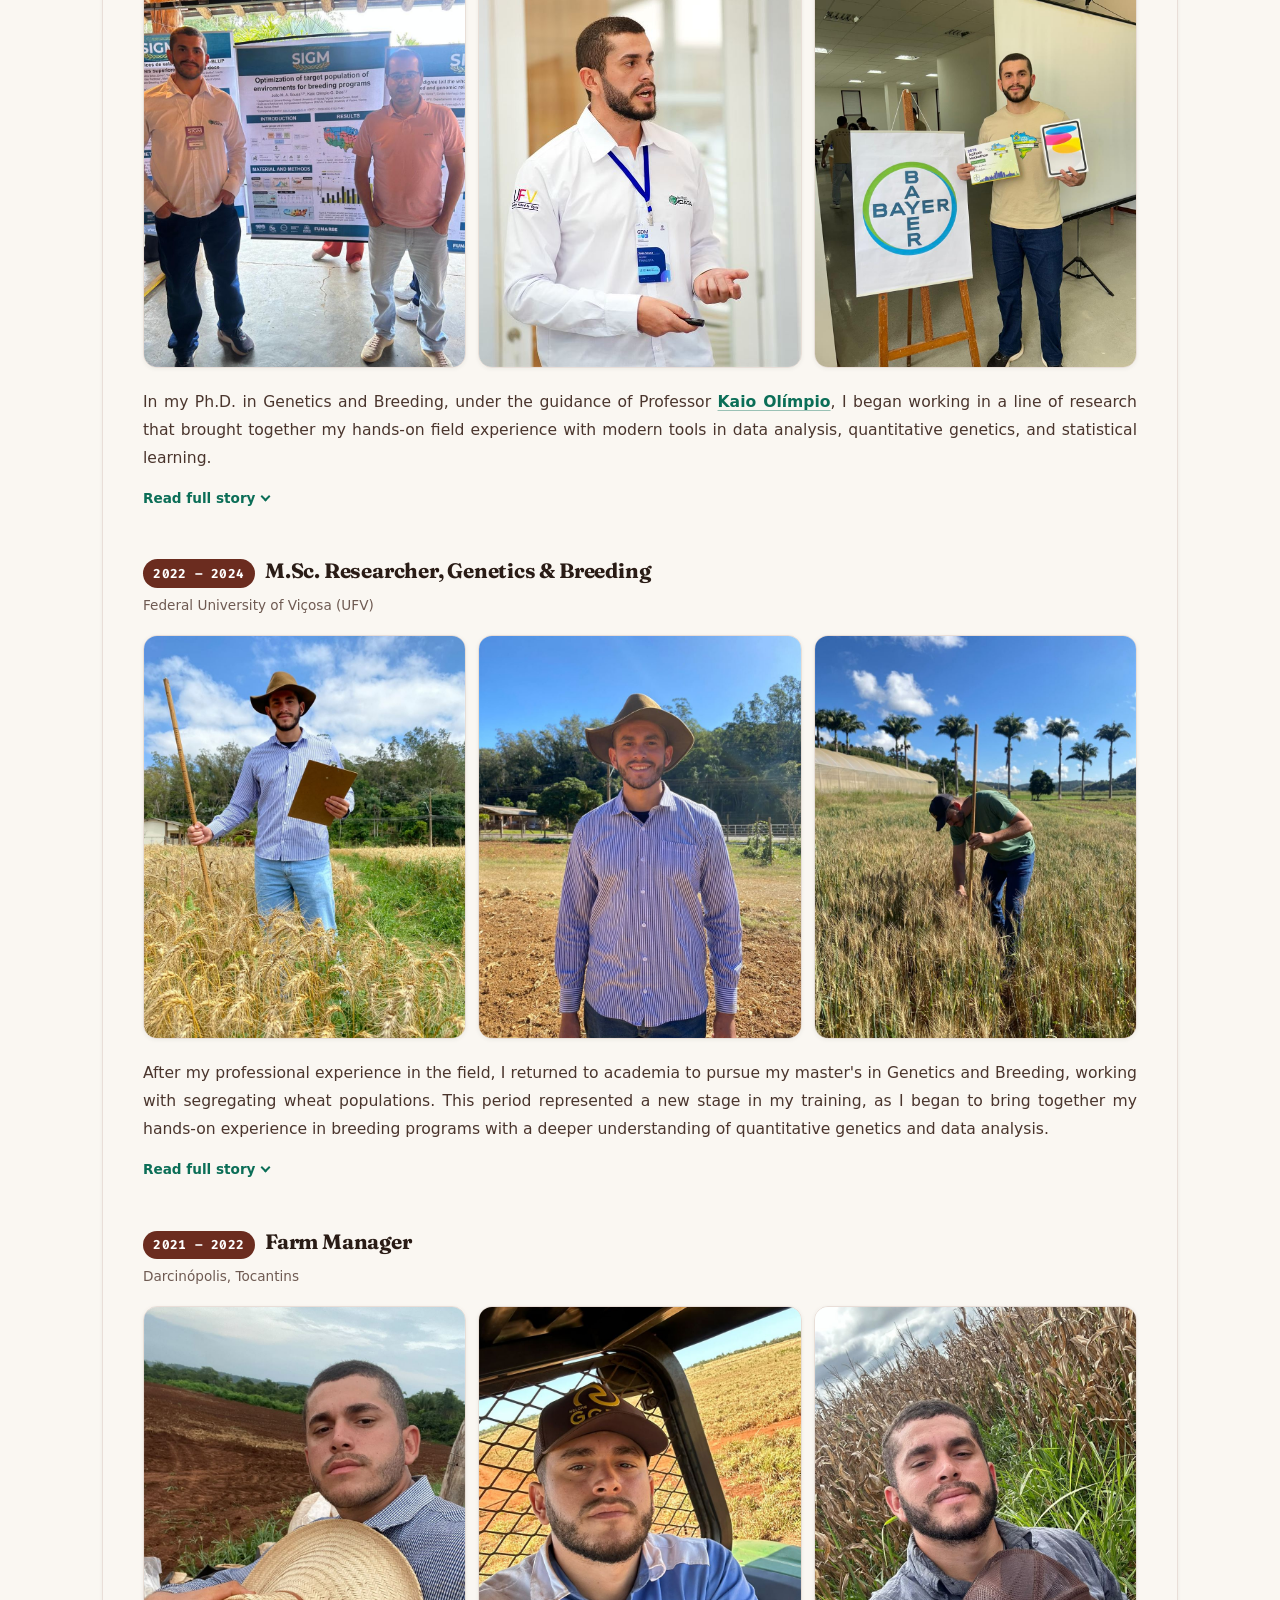
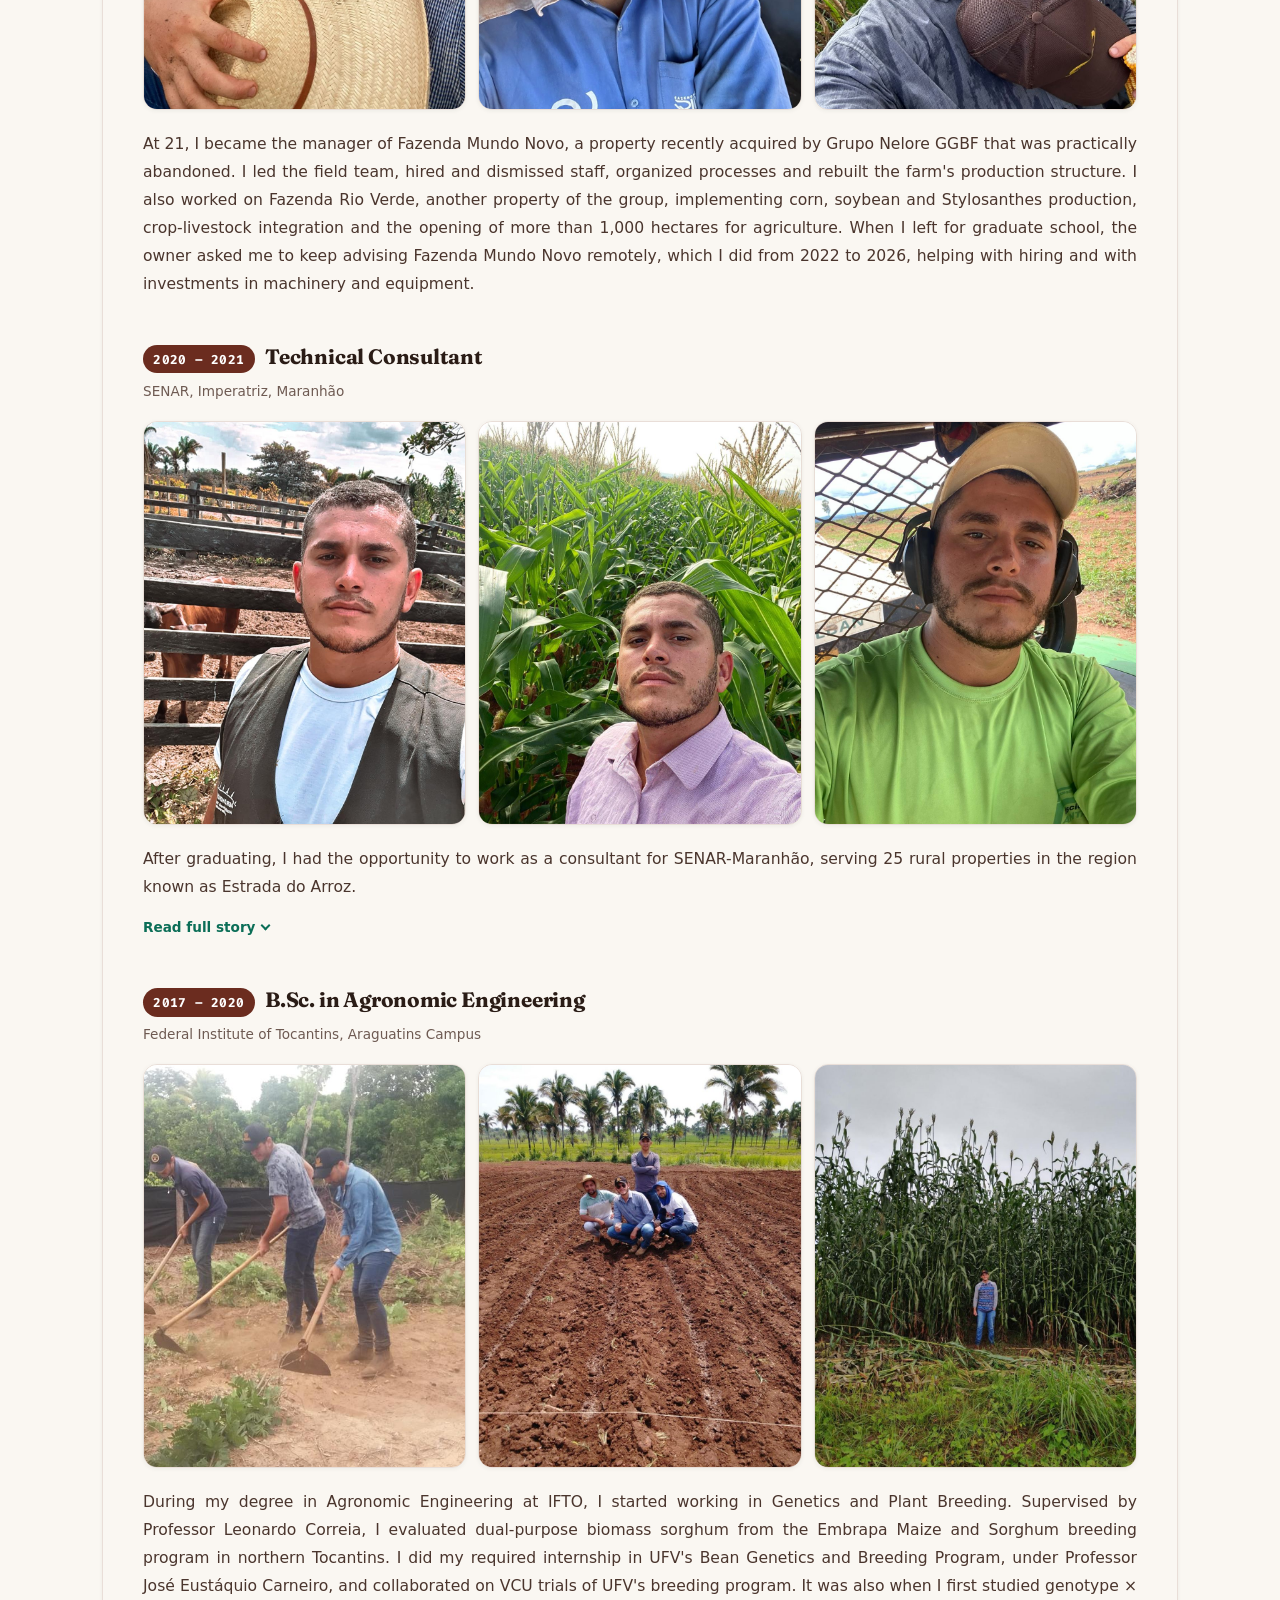
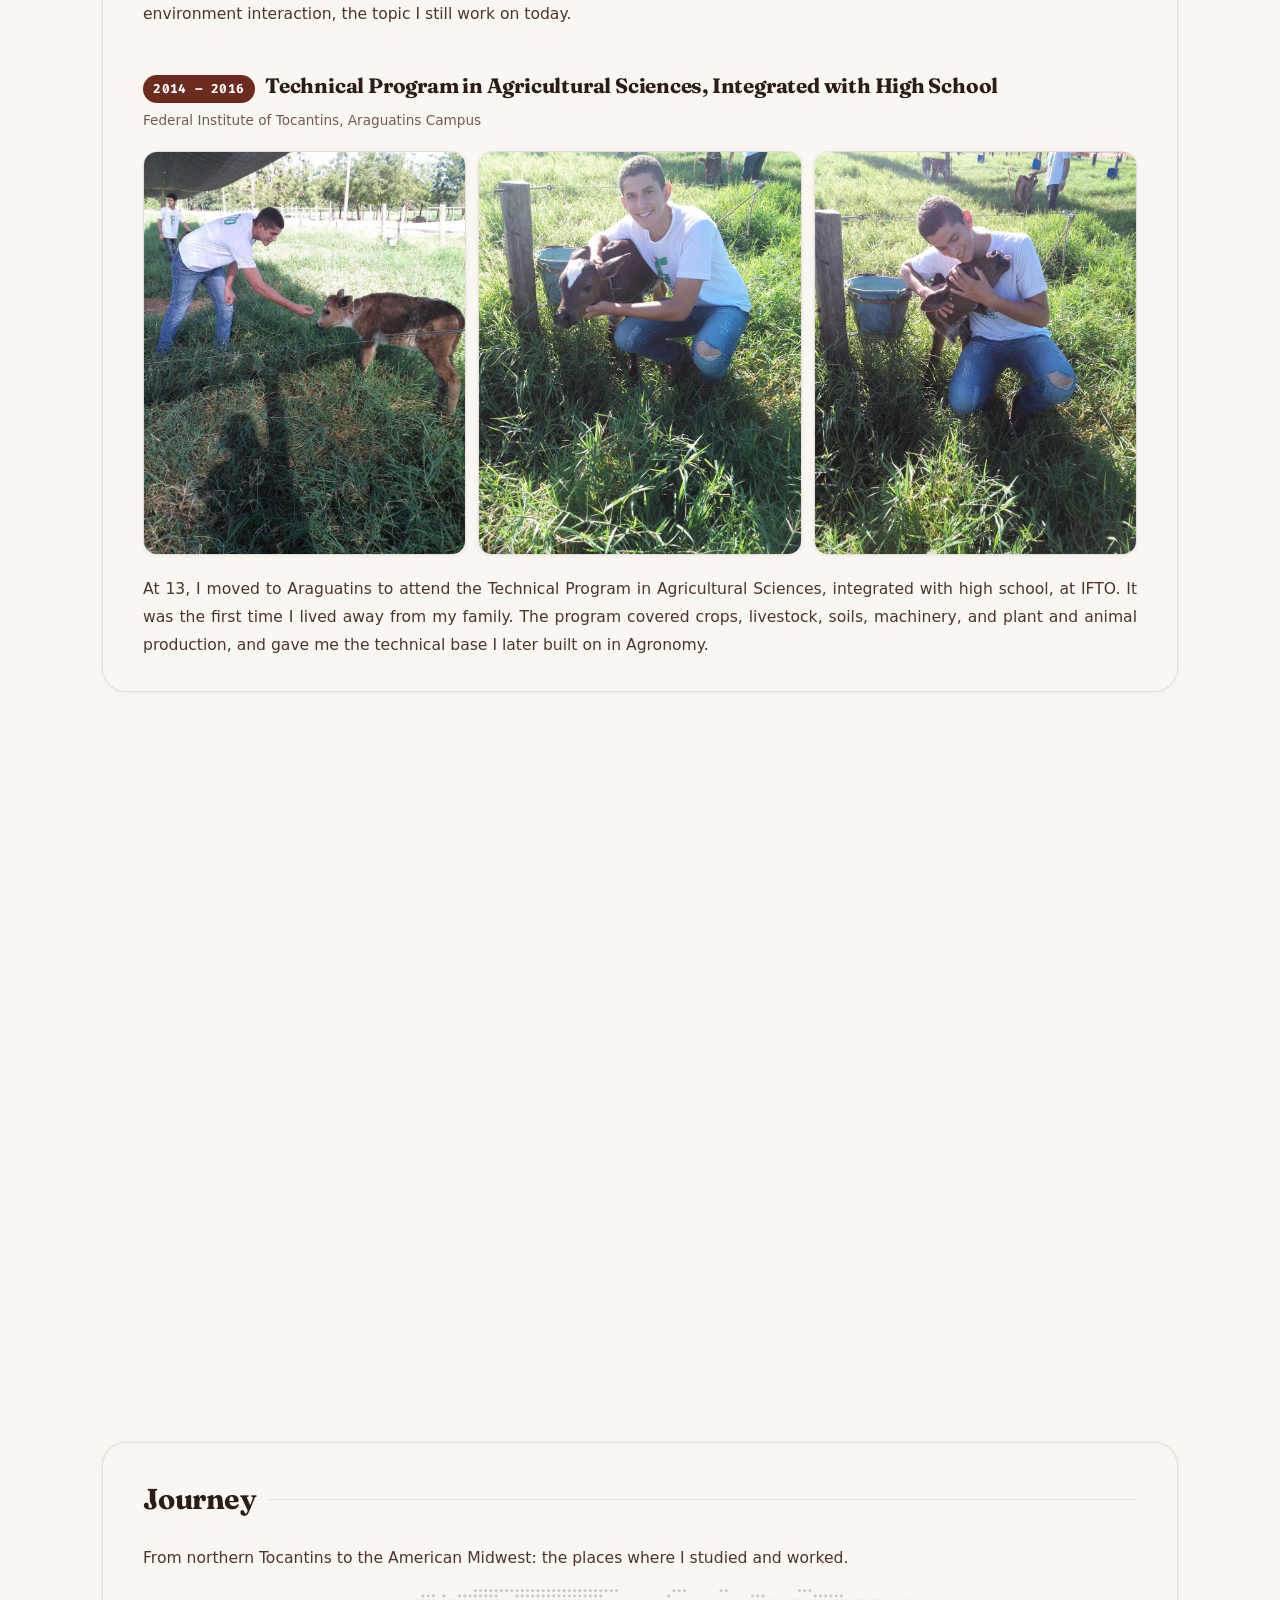
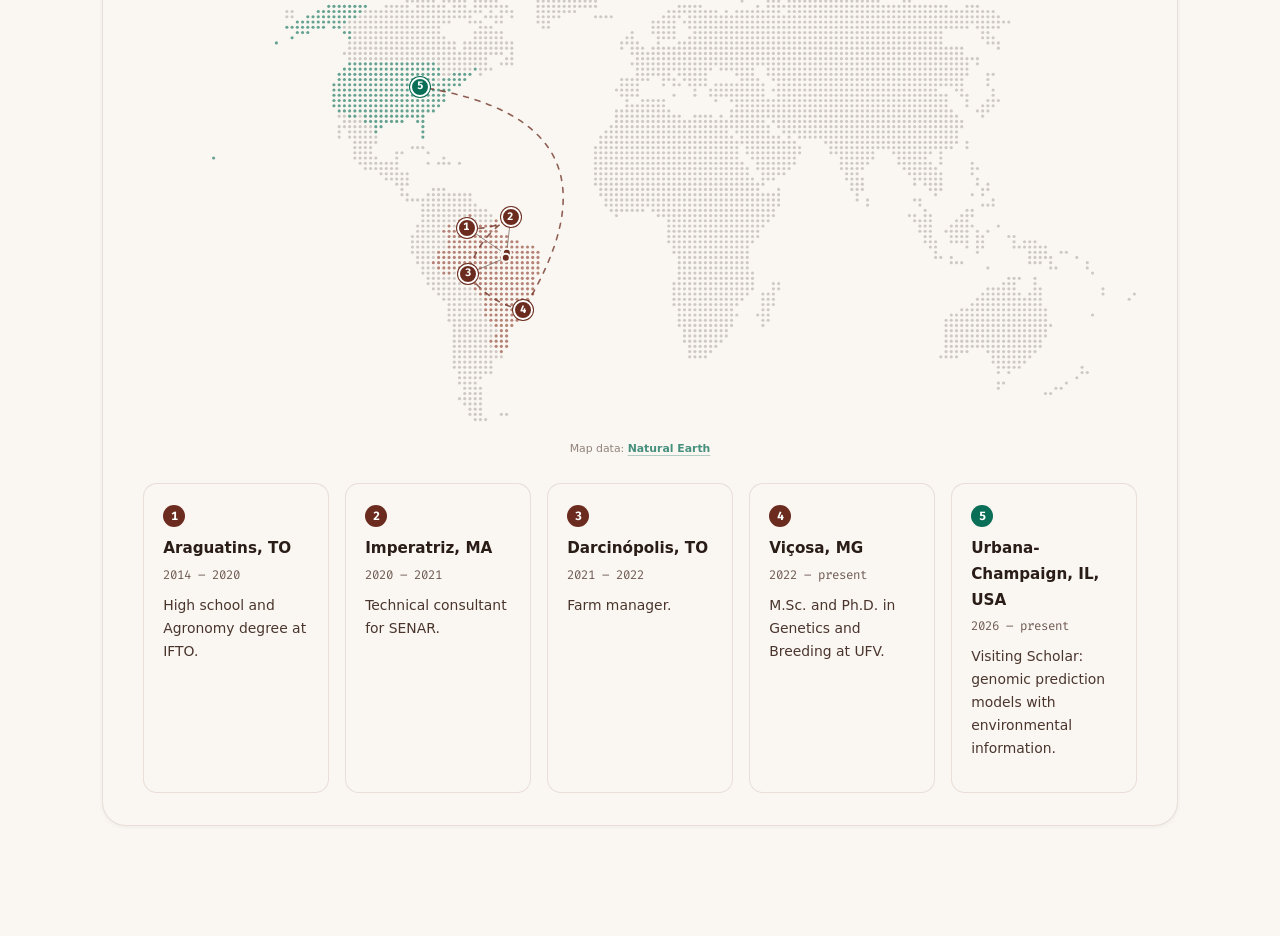
<file: about/index.html>
<!DOCTYPE html>
<html lang="en">
<head>
  <meta charset="UTF-8">
  <meta name="viewport" content="width=device-width, initial-scale=1.0">
  <title>About | João Amario</title>
  <meta name="description" content="The story of João Amario: from northern Tocantins, Brazil, to a Ph.D. in Genetics and Plant Breeding at UFV and a visiting scholarship at the University of Illinois Urbana-Champaign.">
  <meta name="author" content="João Marcos Amario de Sousa">
  <meta property="og:type" content="website">
  <meta property="og:site_name" content="João Amario">
  <meta property="og:title" content="About | João Amario">
  <meta property="og:description" content="The story of João Amario: from northern Tocantins, Brazil, to a Ph.D. in Genetics and Plant Breeding at UFV and a visiting scholarship at the University of Illinois Urbana-Champaign.">
  <meta property="og:url" content="https://amario17.github.io/about/">
  <meta property="og:image" content="https://amario17.github.io/assets/perfil.jpg">
  <meta property="og:locale" content="en_US">
  <meta name="twitter:card" content="summary">
  <link rel="icon" href="/favicon.svg" type="image/svg+xml">
  <link rel="stylesheet" href="/style.css">
  <script>
    /* Page transition: reveal the new page with a circle growing from the clicked link */
    (function () {
      document.addEventListener('click', function (e) {
        var a = e.target.closest && e.target.closest('a[href^="/"]');
        if (a) { try { sessionStorage.setItem('vt-origin', e.clientX + ',' + e.clientY); } catch (_) {} }
      });
      window.addEventListener('pagereveal', function (e) {
        if (!e.viewTransition) return;
        document.documentElement.classList.add('vt-nav');
        var o = null;
        try { o = sessionStorage.getItem('vt-origin'); sessionStorage.removeItem('vt-origin'); } catch (_) {}
        var xy = o ? o.split(',').map(Number) : [innerWidth / 2, 0];
        var r = Math.hypot(Math.max(xy[0], innerWidth - xy[0]), Math.max(xy[1], innerHeight - xy[1]));
        e.viewTransition.ready.then(function () {
          document.documentElement.animate({
            clipPath: ['circle(0px at ' + xy[0] + 'px ' + xy[1] + 'px)',
                       'circle(' + r + 'px at ' + xy[0] + 'px ' + xy[1] + 'px)']
          }, { duration: 750, easing: 'cubic-bezier(0.65, 0, 0.35, 1)', pseudoElement: '::view-transition-new(root)' });
        });
      });
    })();
  </script>
  <link rel="canonical" href="https://amario17.github.io/about/">
</head>
<body data-page="about">
<canvas class="particles-canvas particles-fixed" data-mode="fixed" aria-hidden="true"></canvas>
<header>
  <nav>
    <div class="nav-brand">
      <h1>João Amario</h1>
      <p class="lang-en">Ph.D. Candidate in Genetics and Plant Breeding</p>
      <p class="lang-pt">Doutorando em Genética e Melhoramento</p>
    </div>
    <div class="nav-right">
      <ul>
        <li><a href="/" data-page="index"><span class="lang-en">Home</span><span class="lang-pt">Início</span></a></li>
        <li><a href="/research/" data-page="research"><span class="lang-en">Research</span><span class="lang-pt">Pesquisa</span></a></li>
        <li><a href="/projects/" data-page="projects"><span class="lang-en">Tools</span><span class="lang-pt">Ferramentas</span></a></li>
        <li><a href="/assessments/" data-page="assessments"><span class="lang-en">Assessments</span><span class="lang-pt">Avaliações</span></a></li>
        <li><a href="/about/" data-page="about"><span class="lang-en">About</span><span class="lang-pt">Sobre</span></a></li>
        <li><a href="/contact/" data-page="contact"><span class="lang-en">Contact</span><span class="lang-pt">Contacto</span></a></li>
      </ul>
      <div class="language-switcher">
        <button onclick="setLanguage('en')" id="btn-en">EN</button>
        <button onclick="setLanguage('pt')" id="btn-pt">PT</button>
      </div>
      <a class="nav-cv-btn lang-en" href="/assets/joao_amario_cv.pdf" download>
        <svg viewBox="0 0 24 24" xmlns="http://www.w3.org/2000/svg"><path d="M12 3v10.59l3.3-3.3 1.4 1.42L12 17.83l-4.7-4.7 1.4-1.42 3.3 3.3V3h2zM5 19h14v2H5v-2z"/></svg>
        <span>Download CV</span>
      </a>
      <a class="nav-cv-btn lang-pt" href="/assets/joao_amario_cv_pt.pdf" download>
        <svg viewBox="0 0 24 24" xmlns="http://www.w3.org/2000/svg"><path d="M12 3v10.59l3.3-3.3 1.4 1.42L12 17.83l-4.7-4.7 1.4-1.42 3.3 3.3V3h2zM5 19h14v2H5v-2z"/></svg>
        <span>Baixar Currículo</span>
      </a>
    </div>
  </nav>
</header>

<main>

  <div class="page-banner">
    <p class="eyebrow lang-en">About me</p>
    <p class="eyebrow lang-pt">Sobre mim</p>
<h2 class="lang-en">My Story</h2>
<h2 class="lang-pt">Minha História</h2>
  </div>

  <section class="card reveal origin-hook">
    <h2 class="lang-en">Where I'm From</h2>
    <h2 class="lang-pt">De Onde Venho</h2>

    <div class="origin-grid">
      <div class="origin-map-col">
        <div class="origin-map-wrap world-map" role="img" aria-label="Map of Brazil marking Ananás, in northern Tocantins" data-fit="076" data-stops='[{"n":"","lon":-48.0731,"lat":-6.3647}]'>
          <canvas class="world-map-canvas"></canvas>
          <svg class="world-map-lines" aria-hidden="true"></svg>
        </div>
        <p class="origin-pin-label">Ananás, TO</p>
        <p class="origin-pin-sub lang-en">Population just over 9,000</p>
        <p class="origin-pin-sub lang-pt">Pouco mais de 9 mil habitantes</p>
        <p class="origin-map-credit lang-en">Map data: <a href="https://www.naturalearthdata.com/" target="_blank" rel="noopener">Natural Earth</a></p>
        <p class="origin-map-credit lang-pt">Dados do mapa: <a href="https://www.naturalearthdata.com/" target="_blank" rel="noopener">Natural Earth</a></p>
      </div>

      <div class="origin-connector" aria-hidden="true">
        <svg viewBox="0 0 100 20" width="100" height="20" preserveAspectRatio="none" xmlns="http://www.w3.org/2000/svg">
          <line x1="0" y1="10" x2="100" y2="10"/>
        </svg>
      </div>

      <div class="origin-photo-col">
        <img class="origin-photo" src="/assets/joao_dr.jpeg" alt="João Amario today">
        <p class="origin-photo-caption lang-en">João today.</p>
        <p class="origin-photo-caption lang-pt">João hoje.</p>
      </div>
    </div>

    <div class="lang-en">
      <p>I was born on December 17, 1999, in Ananás, in northern Tocantins, into a simple family raised on the land, where studying wasn't a common reality. It was working the fields that taught me, from an early age, about effort, responsibility, and above all, about the importance of seeking a different life through education.</p>
      <p>At 13, I left home to study at the Federal Institute of Tocantins, in Araguatins. It was there that a new world of science, technology and possibilities opened up to me. It was also when I realized that knowledge could take me far beyond the place where I was born, doing what I loved: working with agriculture.</p>
      <p>Looking back today, I see that decision at 13 completely changed the course of my life. I'm a Ph.D. candidate in Genetics and Plant Breeding, working with quantitative genetics, genomic prediction, machine learning, and data integration to develop new breeding strategies. I still work with what I knew as a child, agriculture, but now using science and technology to help transform it. For someone from a family where almost no one had the chance to reach higher education, science was never just a profession: it represents the possibility of transforming a reality. Every step I take today is a continuation of that decision I made at 13, to study in order to change my life and, perhaps, other people's lives too.</p>
    </div>
    <div class="lang-pt">
      <p>Nasci em 17 de dezembro de 1999, em Ananás, no norte do Tocantins, em uma família simples, criada na roça, onde estudar não era uma realidade comum. Foi trabalhando no campo que aprendi desde cedo sobre esforço, responsabilidade e, principalmente, sobre a importância de buscar uma vida diferente por meio da educação.</p>
      <p>Aos 13 anos, saí de casa para estudar no Instituto Federal do Tocantins, em Araguatins. Foi ali que se abriu para mim um novo mundo de ciência, tecnologia e possibilidades. Foi também quando percebi que o conhecimento poderia me levar muito além do lugar onde nasci, fazendo aquilo que eu gostava: trabalhar com o campo.</p>
      <p>Hoje, olhando para trás, vejo que aquela decisão aos 13 anos mudou completamente a minha trajetória. Sou doutorando em Genética e Melhoramento de Plantas e trabalho com genética quantitativa, predição genômica, aprendizado de máquina e integração de dados para desenvolver novas estratégias de melhoramento. Continuo trabalhando com aquilo que conheci na infância, o campo, mas agora com ciência e tecnologia para ajudar a transformar a agricultura. Para quem vem de uma família onde quase ninguém teve a oportunidade de chegar ao ensino superior, a ciência nunca foi apenas uma profissão: ela representa a possibilidade de transformar uma realidade. Cada passo que dou hoje é uma continuação daquela decisão que tomei aos 13 anos, estudar para mudar a minha vida e, quem sabe, também a de outras pessoas.</p>
    </div>
  </section>

  <!-- English -->
  <div class="lang-en">
    <section class="card reveal" style="margin-top: 2rem;">
      <h2>Experience</h2>

      <div class="story-chapter">
        <div class="story-chapter-head">
          <span class="story-chapter-year">2026 – present</span>
          <h3 class="story-chapter-title">Visiting Scholar</h3>
        </div>
        <p class="story-chapter-place">University of Illinois Urbana&#8211;Champaign</p>
        <div class="story-chapter-text">
          <p>Visiting scholar in Prof. Alexander Lipka's group, working on genomic prediction models that use environmental information to predict genotype performance across environments.</p>
        </div>
      </div>

      <div class="story-chapter">
        <div class="story-chapter-head">
          <span class="story-chapter-year">2024 – present</span>
          <h3 class="story-chapter-title">Ph.D. Researcher, Genetics &amp; Breeding</h3>
        </div>
        <p class="story-chapter-place">Federal University of Viçosa (UFV) / <a href="https://idata.ufv.br/" target="_blank" rel="noopener">IDATA</a>, <a href="https://lab-qgsl-ufv.vercel.app/" target="_blank" rel="noopener">QGSL Lab</a></p>

        <div class="story-gallery">
          <img src="/assets/doutorado_1.jpeg" alt="João standing with his advisor Kaio Olímpio in front of their research poster at the SIGM conference" loading="lazy">
          <img src="/assets/doutorado_2.jpeg" alt="João presenting as a finalist at the GDM Universities Challenge" loading="lazy">
          <img src="/assets/doutorado_3.jpeg" alt="João holding his prize and certificate at the Bayer-UFV AgTech Hackathon" loading="lazy">
        </div>

        <div class="story-chapter-text">
          <p class="story-teaser">In my Ph.D. in Genetics and Breeding, under the guidance of Professor <a href="https://scholar.google.com/citations?user=KS9I5bQAAAAJ&amp;hl=en" target="_blank" rel="noopener">Kaio Olímpio</a>, I began working in a line of research that brought together my hands-on field experience with modern tools in data analysis, quantitative genetics, and statistical learning.</p>
          <details class="story-more">
            <summary><span class="story-more-closed">Read full story</span><span class="story-more-open">Show less</span></summary>
            <div class="story-more-body">
              <p>My earlier path, from working the land to my time in breeding programs and production systems, showed me that agriculture's challenges increasingly demanded the integration of biological knowledge, data, and technology. In my Ph.D., I started working with genomic prediction, enviromics, and modeling applied to plant breeding, seeking to develop more efficient strategies for genotype selection and decision-making in breeding programs.</p>
              <p>During this stage, I also had the opportunity to take part in different projects and challenges that broadened my training as a researcher. I was a winner of the GDM Universities Challenge and the Bayer-UFV Hackathon, experiences that brought academic research closer to the real demands of industry. I also taught courses and training sessions on enviromics, sharing knowledge on integrating environmental data into breeding programs. I also took part in projects developing sweet corn populations, from crosses between lines to opening new populations to explore genetic variability. Today, I see my Ph.D. as the consolidation of my entire path: I still work with the land I knew as a child, but now using science, statistics, and technology to create new tools capable of transforming agriculture.</p>
            </div>
          </details>
        </div>
      </div>

      <div class="story-chapter">
        <div class="story-chapter-head">
          <span class="story-chapter-year">2022 – 2024</span>
          <h3 class="story-chapter-title">M.Sc. Researcher, Genetics &amp; Breeding</h3>
        </div>
        <p class="story-chapter-place">Federal University of Viçosa (UFV)</p>

        <div class="story-gallery">
          <img src="/assets/mestrado_1.jpeg" alt="João holding a measuring rod and clipboard in a wheat field trial" loading="lazy">
          <img src="/assets/mestrado_2.jpeg" alt="João smiling, wearing a hat, in a tilled field near the UFV campus" loading="lazy">
          <img src="/assets/mestrado_3.jpeg" alt="João bent over measuring wheat plants in the field" loading="lazy">
        </div>

        <div class="story-chapter-text">
          <p class="story-teaser">After my professional experience in the field, I returned to academia to pursue my master's in Genetics and Breeding, working with segregating wheat populations. This period represented a new stage in my training, as I began to bring together my hands-on experience in breeding programs with a deeper understanding of quantitative genetics and data analysis.</p>
          <details class="story-more">
            <summary><span class="story-more-closed">Read full story</span><span class="story-more-open">Show less</span></summary>
            <div class="story-more-body">
              <p>Working with different segregating generations, I realized that each generation showed different levels of genetic variability, and that this information needed to be properly accounted for in the analyses. Through statistical modeling, I incorporated the generation effect into joint models, making it possible to analyze different generations simultaneously and improve selection capacity within the breeding program.</p>
              <p>It was during my master's that I began to see the enormous potential of data analysis as a tool to transform the efficiency of breeding programs. The combination of my hands-on experience in the field, following production systems and real agricultural challenges, with the knowledge I gained in quantitative genetics, showed me that I could contribute not just by running experiments, but also by developing and applying new analytical approaches. That realization was decisive in my choice to continue into a Ph.D. focused on modeling, prediction, and data integration, aiming to develop tools that help breeders make better decisions.</p>
            </div>
          </details>
        </div>
      </div>

      <div class="story-chapter">
        <div class="story-chapter-head">
          <span class="story-chapter-year">2021 – 2022</span>
          <h3 class="story-chapter-title">Farm Manager</h3>
        </div>
        <p class="story-chapter-place">Darcinópolis, Tocantins</p>

        <div class="story-gallery">
          <img src="/assets/gerente_fazenda_1.jpeg" alt="João holding a straw hat beside a freshly tilled field at Fazenda Mundo Novo" loading="lazy">
          <img src="/assets/gerente_fazenda_2.jpeg" alt="João wearing a Nelore GGBF cap inside a farm vehicle overlooking pasture" loading="lazy">
          <img src="/assets/gerente_fazenda_3.jpeg" alt="João holding a cap and a corn cob in a maize field" loading="lazy">
        </div>

        <div class="story-chapter-text">
          <p>At 21, I became the manager of Fazenda Mundo Novo, a property recently acquired by Grupo Nelore GGBF that was practically abandoned. I led the field team, hired and dismissed staff, organized processes and rebuilt the farm's production structure. I also worked on Fazenda Rio Verde, another property of the group, implementing corn, soybean and Stylosanthes production, crop-livestock integration and the opening of more than 1,000 hectares for agriculture. When I left for graduate school, the owner asked me to keep advising Fazenda Mundo Novo remotely, which I did from 2022 to 2026, helping with hiring and with investments in machinery and equipment.</p>
        </div>
      </div>

      <div class="story-chapter">
        <div class="story-chapter-head">
          <span class="story-chapter-year">2020 – 2021</span>
          <h3 class="story-chapter-title">Technical Consultant</h3>
        </div>
        <p class="story-chapter-place">SENAR, Imperatriz, Maranhão</p>

        <div class="story-gallery">
          <img src="/assets/consultor_senar_1.jpeg" alt="João wearing an agronomy technical assistance vest at a cattle pen during a farm visit" loading="lazy">
          <img src="/assets/consultor_senar_2.jpeg" alt="João standing in a tall corn field during a farm consulting visit" loading="lazy">
          <img src="/assets/consultor_senar_3.jpeg" alt="João wearing ear protection inside farm machinery during a visit" loading="lazy">
        </div>

        <div class="story-chapter-text">
          <p class="story-teaser">After graduating, I had the opportunity to work as a consultant for SENAR-Maranhão, serving 25 rural properties in the region known as Estrada do Arroz.</p>
          <details class="story-more">
            <summary><span class="story-more-closed">Read full story</span><span class="story-more-open">Show less</span></summary>
            <div class="story-more-body">
              <p>My work was tied to the dairy chain, but this experience showed me that milk production depended on much broader planning: before producing milk, it was necessary to produce quality feed and structure the whole production system. During this period, I took part in designing and monitoring projects for rotational pastures, forage plots, and silage production of corn, sorghum, and soybean. It was a fundamental phase in my training as an agronomist, since I developed the ability to integrate different areas of knowledge and understand the rural property as a complete system.</p>
              <p>Beyond the technical learning, this experience taught me the value of human relationships in the field. The 25 producers I worked with contributed a great deal to my training, but two people marked this journey especially: Eduardo and Davi. They opened the doors of their homes to welcome me, and often I wasn't just a consultant, but part of the family. Living alongside them, sharing their routine, and experiencing the reality of each property gave me an experience that went far beyond technical assistance. During that period, Maranhão became a place where I had not just a job, but also two families who took me in and became part of my journey.</p>
            </div>
          </details>
        </div>
      </div>

      <div class="story-chapter">
        <div class="story-chapter-head">
          <span class="story-chapter-year">2017 – 2020</span>
          <h3 class="story-chapter-title">B.Sc. in Agronomic Engineering</h3>
        </div>
        <p class="story-chapter-place">Federal Institute of Tocantins, Araguatins Campus</p>

        <div class="story-gallery">
          <img src="/assets/graduacao_agronomia_1.jpeg" alt="João and classmates preparing soil with hoes during a field class" loading="lazy">
          <img src="/assets/graduacao_agronomia_2.jpeg" alt="João crouched with classmates in a freshly tilled field during a planting activity" loading="lazy">
          <img src="/assets/graduacao_agronomia_3.jpeg" alt="João standing amid a tall stand of biomass sorghum during field research" loading="lazy">
        </div>

        <div class="story-chapter-text">
          <p>During my degree in Agronomic Engineering at IFTO, I started working in Genetics and Plant Breeding. Supervised by Professor Leonardo Correia, I evaluated dual-purpose biomass sorghum from the Embrapa Maize and Sorghum breeding program in northern Tocantins. I did my required internship in UFV's Bean Genetics and Breeding Program, under Professor José Eustáquio Carneiro, and collaborated on VCU trials of UFV's breeding program. It was also when I first studied genotype &times; environment interaction, the topic I still work on today.</p>
        </div>
      </div>

      <div class="story-chapter">
        <div class="story-chapter-head">
          <span class="story-chapter-year">2014 – 2016</span>
          <h3 class="story-chapter-title">Technical Program in Agricultural Sciences, Integrated with High School</h3>
        </div>
        <p class="story-chapter-place">Federal Institute of Tocantins, Araguatins Campus</p>

        <div class="story-gallery">
          <img src="/assets/tecnico_agro_1.jpeg" alt="João, as a teenager, hand-feeding a calf during a practical class at IFTO" loading="lazy">
          <img src="/assets/tecnico_agro_2.jpeg" alt="João crouched beside a calf at IFTO's cattle unit, smiling" loading="lazy">
          <img src="/assets/tecnico_agro_3.jpeg" alt="João holding a calf close during livestock-handling practice at IFTO" loading="lazy">
        </div>

        <div class="story-chapter-text">
          <p>At 13, I moved to Araguatins to attend the Technical Program in Agricultural Sciences, integrated with high school, at IFTO. It was the first time I lived away from my family. The program covered crops, livestock, soils, machinery, and plant and animal production, and gave me the technical base I later built on in Agronomy.</p>
        </div>
      </div>
    </section>

    <section class="card reveal" style="margin-top: 2rem;">
      <h2>Leadership <span class="amp">&amp;</span> Mentoring</h2>

      <div class="story-chapter">
        <div class="story-chapter-head">
          <span class="story-chapter-year">2026 – present</span>
          <h3 class="story-chapter-title">Mentee, Bayer University Mentoring Program (B4U)</h3>
        </div>
        <p class="story-chapter-place">Bayer</p>
        <div class="story-chapter-text">
          <p>I was selected for B4U, Bayer's annual competitive program that offers one-on-one mentoring to graduate students and postdoctoral researchers. I am paired with an industry scientist who mentors me in setting and reaching professional development goals, with a focus on soft skills, career planning and a clearer view of how research works inside the seed industry.</p>
        </div>
      </div>

      <div class="story-chapter">
        <div class="story-chapter-head">
          <span class="story-chapter-year">2023 – 2024</span>
          <h3 class="story-chapter-title">Events Coordinator, GenMelhor</h3>
        </div>
        <p class="story-chapter-place">Study Group in Genetics and Plant Breeding, UFV</p>
        <div class="story-chapter-text">
          <p>As part of GenMelhor's coordination team, I organized academic and outreach events: schedules, documentation and reports, and activities connecting students with researchers and professionals in Genetics and Plant Breeding.</p>
        </div>
      </div>

      <div class="story-chapter">
        <div class="story-chapter-head">
          <span class="story-chapter-year">2023 – 2024</span>
          <h3 class="story-chapter-title">Coordinator, InterGen</h3>
        </div>
        <p class="story-chapter-place">Representing GenMelhor</p>
        <div class="story-chapter-text">
          <p>I represented GenMelhor in the coordination of InterGen, an extension group in Genetics and Plant Breeding that brings together participants from seven universities across different regions of Brazil.</p>
        </div>
      </div>
    </section>


    <section class="card reveal" style="margin-top: 2rem;">
      <h2>Journey</h2>
      <p>From northern Tocantins to the American Midwest: the places where I studied and worked.</p>
      <div class="journey-map-wrap">
        <div class="world-map" role="img" aria-label="World map showing my journey, from northern Tocantins, Brazil, to Illinois, USA" data-stops='[{"n":1,"lon":-48.1236,"lat":-5.6508,"dx":-38,"dy":-26},{"n":2,"lon":-47.4917,"lat":-5.5264,"dx":4,"dy":-36},{"n":3,"lon":-47.7597,"lat":-6.7156,"dx":-38,"dy":16},{"n":4,"lon":-42.8825,"lat":-20.7546},{"n":5,"lon":-88.2073,"lat":40.1106,"usa":true}]'>
          <canvas class="world-map-canvas"></canvas>
          <svg class="world-map-lines" aria-hidden="true"></svg>
        </div>

        <p class="journey-map-credit">Map data: <a href="https://www.naturalearthdata.com/" target="_blank" rel="noopener">Natural Earth</a></p>

        <div class="journey-legend">
          <div class="journey-stop">
            <span class="journey-stop-num">1</span>
            <div class="journey-stop-place">Araguatins, TO</div>
            <div class="journey-stop-year">2014 – 2020</div>
            <p class="journey-stop-desc">High school and Agronomy degree at IFTO.</p>
          </div>
          <div class="journey-stop">
            <span class="journey-stop-num">2</span>
            <div class="journey-stop-place">Imperatriz, MA</div>
            <div class="journey-stop-year">2020 – 2021</div>
            <p class="journey-stop-desc">Technical consultant for SENAR.</p>
          </div>
          <div class="journey-stop">
            <span class="journey-stop-num">3</span>
            <div class="journey-stop-place">Darcinópolis, TO</div>
            <div class="journey-stop-year">2021 – 2022</div>
            <p class="journey-stop-desc">Farm manager.</p>
          </div>
          <div class="journey-stop">
            <span class="journey-stop-num">4</span>
            <div class="journey-stop-place">Viçosa, MG</div>
            <div class="journey-stop-year">2022 – present</div>
            <p class="journey-stop-desc">M.Sc. and Ph.D. in Genetics and Breeding at UFV.</p>
          </div>
          <div class="journey-stop">
            <span class="journey-stop-num usa">5</span>
            <div class="journey-stop-place">Urbana-Champaign, IL, USA</div>
            <div class="journey-stop-year">2026 – present</div>
            <p class="journey-stop-desc">Visiting Scholar: genomic prediction models with environmental information.</p>
          </div>
        </div>
      </div>
    </section>
  </div>

  <!-- Portuguese -->
  <div class="lang-pt">
    <section class="card reveal" style="margin-top: 2rem;">
      <h2>Experiência</h2>

      <div class="story-chapter">
        <div class="story-chapter-head">
          <span class="story-chapter-year">2026 – atual</span>
          <h3 class="story-chapter-title">Visiting Scholar</h3>
        </div>
        <p class="story-chapter-place">University of Illinois Urbana&#8211;Champaign</p>
        <div class="story-chapter-text">
          <p>Visiting Scholar no grupo do Prof. Alexander Lipka, trabalhando com modelos de predição genômica que usam informações ambientais para predizer o desempenho de genótipos entre ambientes.</p>
        </div>
      </div>

      <div class="story-chapter">
        <div class="story-chapter-head">
          <span class="story-chapter-year">2024 – atual</span>
          <h3 class="story-chapter-title">Doutorando em Genética e Melhoramento</h3>
        </div>
        <p class="story-chapter-place">Universidade Federal de Viçosa (UFV) / <a href="https://idata.ufv.br/" target="_blank" rel="noopener">Idata</a>, <a href="https://lab-qgsl-ufv.vercel.app/" target="_blank" rel="noopener">Laboratório QGSL</a></p>

        <div class="story-gallery">
          <img src="/assets/doutorado_1.jpeg" alt="João ao lado do seu orientador Kaio Olímpio em frente ao pôster de pesquisa no congresso SIGM" loading="lazy">
          <img src="/assets/doutorado_2.jpeg" alt="João apresentando como finalista no Desafio GDM Universidades" loading="lazy">
          <img src="/assets/doutorado_3.jpeg" alt="João segurando seu prêmio e certificado no Hackathon Bayer-UFV" loading="lazy">
        </div>

        <div class="story-chapter-text">
          <p class="story-teaser">No doutorado em Genética e Melhoramento, sob orientação do professor <a href="https://scholar.google.com/citations?user=KS9I5bQAAAAJ&amp;hl=en" target="_blank" rel="noopener">Kaio Olímpio</a>, passei a trabalhar em uma linha que unia minha experiência prática no campo com ferramentas modernas de análise de dados, genética quantitativa e aprendizado estatístico.</p>
          <details class="story-more">
            <summary><span class="story-more-closed">Ver texto completo</span><span class="story-more-open">Mostrar menos</span></summary>
            <div class="story-more-body">
              <p>Minha trajetória anterior, desde o trabalho na roça até a atuação em programas de melhoramento e sistemas produtivos, me mostrou que os desafios da agricultura exigiam cada vez mais a integração entre conhecimento biológico, dados e tecnologia. No doutorado, comecei a atuar com predição genômica, enviromics e modelagem aplicada ao melhoramento de plantas, buscando desenvolver estratégias mais eficientes para a seleção de genótipos e tomada de decisão em programas de melhoramento.</p>
              <p>Durante essa etapa, também tive a oportunidade de participar de diferentes projetos e desafios que ampliaram minha formação como pesquisador. Fui vencedor do Desafio GDM Universidades e do Hackathon Bayer-UFV, experiências que aproximaram a pesquisa acadêmica das demandas reais da indústria. Também ministrei cursos e treinamentos sobre enviromics, compartilhando conhecimentos sobre a integração de dados ambientais aos programas de melhoramento. Além disso, participei de projetos envolvendo o desenvolvimento de populações de milho doce, desde cruzamentos entre linhagens até a abertura de novas populações para exploração de variabilidade genética. Hoje, vejo o doutorado como a consolidação de toda a minha trajetória: continuo trabalhando com o campo que conheci na infância, mas agora utilizando ciência, estatística e tecnologia para criar novas ferramentas capazes de transformar a agricultura.</p>
            </div>
          </details>
        </div>
      </div>

      <div class="story-chapter">
        <div class="story-chapter-head">
          <span class="story-chapter-year">2022 – 2024</span>
          <h3 class="story-chapter-title">Mestrando em Genética e Melhoramento</h3>
        </div>
        <p class="story-chapter-place">Universidade Federal de Viçosa (UFV)</p>

        <div class="story-gallery">
          <img src="/assets/mestrado_1.jpeg" alt="João segurando uma régua de medição e uma prancheta em um ensaio de trigo a campo" loading="lazy">
          <img src="/assets/mestrado_2.jpeg" alt="João sorrindo, usando chapéu, em uma área preparada próxima ao campus da UFV" loading="lazy">
          <img src="/assets/mestrado_3.jpeg" alt="João curvado medindo plantas de trigo no campo" loading="lazy">
        </div>

        <div class="story-chapter-text">
          <p class="story-teaser">Após minha experiência profissional no campo, retornei à academia para realizar o mestrado em Genética e Melhoramento, trabalhando com populações segregantes de trigo. Esse período representou uma nova etapa da minha formação, pois comecei a unir minha experiência prática em programas de melhoramento com uma visão mais aprofundada de genética quantitativa e análise de dados.</p>
          <details class="story-more">
            <summary><span class="story-more-closed">Ver texto completo</span><span class="story-more-open">Mostrar menos</span></summary>
            <div class="story-more-body">
              <p>Trabalhando com diferentes gerações segregantes, percebi que cada geração apresentava diferentes níveis de variabilidade genética e que essa informação precisava ser considerada de forma adequada nas análises. Por meio da modelagem estatística, incorporei o efeito de geração em modelos conjuntos, permitindo analisar diferentes gerações simultaneamente e melhorar a capacidade de seleção dentro do programa de melhoramento.</p>
              <p>Foi durante o mestrado que comecei a perceber o enorme potencial da análise de dados como ferramenta para transformar a eficiência dos programas de melhoramento. A combinação entre minha vivência no campo, acompanhando sistemas produtivos e desafios reais da agricultura, e o conhecimento adquirido em genética quantitativa mostrou que eu poderia contribuir não apenas conduzindo experimentos, mas também desenvolvendo e aplicando novas abordagens analíticas. Essa percepção foi decisiva para minha escolha de seguir no doutorado em uma linha mais voltada à modelagem, predição e integração de dados, buscando desenvolver ferramentas que auxiliem os melhoristas na tomada de decisão.</p>
            </div>
          </details>
        </div>
      </div>

      <div class="story-chapter">
        <div class="story-chapter-head">
          <span class="story-chapter-year">2021 – 2022</span>
          <h3 class="story-chapter-title">Gerente de Fazenda</h3>
        </div>
        <p class="story-chapter-place">Darcinópolis, Tocantins</p>

        <div class="story-gallery">
          <img src="/assets/gerente_fazenda_1.jpeg" alt="João segurando um chapéu de palha ao lado de uma lavoura recém-arada na Fazenda Mundo Novo" loading="lazy">
          <img src="/assets/gerente_fazenda_2.jpeg" alt="João usando boné do Grupo Nelore GGBF dentro de um veículo com pastagem ao fundo" loading="lazy">
          <img src="/assets/gerente_fazenda_3.jpeg" alt="João segurando um boné e uma espiga de milho em uma lavoura" loading="lazy">
        </div>

        <div class="story-chapter-text">
          <p>Aos 21 anos, assumi a gerência da Fazenda Mundo Novo, propriedade recém-adquirida pelo Grupo Nelore GGBF que estava praticamente abandonada. Liderei a equipe de campo, contratei e desliguei colaboradores, organizei processos e reconstruí a estrutura produtiva da fazenda. Também atuei na Fazenda Rio Verde, outra propriedade do grupo, na implantação de milho, soja e estilosantes, integração lavoura-pecuária e abertura de mais de 1.000 hectares para produção agrícola. Quando saí para a pós-graduação, o proprietário me pediu para continuar acompanhando a Fazenda Mundo Novo à distância, o que fiz de 2022 a 2026, ajudando em contratações e em investimentos em máquinas e implementos.</p>
        </div>
      </div>

      <div class="story-chapter">
        <div class="story-chapter-head">
          <span class="story-chapter-year">2020 – 2021</span>
          <h3 class="story-chapter-title">Consultor Técnico</h3>
        </div>
        <p class="story-chapter-place">SENAR, Imperatriz, Maranhão</p>

        <div class="story-gallery">
          <img src="/assets/consultor_senar_1.jpeg" alt="João usando colete de assistência técnica agronômica em um curral durante visita à propriedade" loading="lazy">
          <img src="/assets/consultor_senar_2.jpeg" alt="João em pé em meio a uma lavoura de milho durante visita técnica" loading="lazy">
          <img src="/assets/consultor_senar_3.jpeg" alt="João usando protetor auricular dentro de uma máquina agrícola durante uma visita" loading="lazy">
        </div>

        <div class="story-chapter-text">
          <p class="story-teaser">Após a graduação, tive a oportunidade de atuar como consultor pelo SENAR-Maranhão, atendendo 25 propriedades rurais na região conhecida como Estrada do Arroz.</p>
          <details class="story-more">
            <summary><span class="story-more-closed">Ver texto completo</span><span class="story-more-open">Mostrar menos</span></summary>
            <div class="story-more-body">
              <p>Meu trabalho estava ligado à cadeia do leite, mas essa experiência me mostrou que a produção leiteira dependia de um planejamento muito mais amplo: antes de produzir leite, era necessário produzir alimento de qualidade e estruturar todo o sistema de produção. Nesse período, participei da elaboração e acompanhamento de projetos de pastagens rotacionadas, capineiras e produção de silagens de milho, sorgo e soja. Foi uma fase fundamental para minha formação como agrônomo, pois desenvolvi a capacidade de integrar diferentes áreas do conhecimento e entender a propriedade rural como um sistema completo.</p>
              <p>Além do aprendizado técnico, essa experiência me ensinou o valor das relações humanas no campo. Os 25 produtores com quem trabalhei contribuíram muito para minha formação, mas duas pessoas marcaram especialmente essa jornada: Eduardo e Davi. Eles abriram as portas de suas casas para me receber, e muitas vezes eu não era apenas um consultor, mas parte da família. Conviver com eles, compartilhar a rotina e viver a realidade de cada propriedade me proporcionou uma experiência que foi muito além da assistência técnica. Durante aquele período, o Maranhão se tornou um lugar onde eu não tinha apenas trabalho, mas também duas famílias que me acolheram e fizeram parte da minha trajetória.</p>
            </div>
          </details>
        </div>
      </div>

      <div class="story-chapter">
        <div class="story-chapter-head">
          <span class="story-chapter-year">2017 – 2020</span>
          <h3 class="story-chapter-title">Graduação em Engenharia Agronômica</h3>
        </div>
        <p class="story-chapter-place">Instituto Federal do Tocantins, Campus Araguatins</p>

        <div class="story-gallery">
          <img src="/assets/graduacao_agronomia_1.jpeg" alt="João e colegas preparando o solo com enxadas durante uma aula prática" loading="lazy">
          <img src="/assets/graduacao_agronomia_2.jpeg" alt="João agachado com colegas em um campo recém-arado durante uma atividade de plantio" loading="lazy">
          <img src="/assets/graduacao_agronomia_3.jpeg" alt="João em pé em meio a um talhão de sorgo biomassa durante a pesquisa de campo" loading="lazy">
        </div>

        <div class="story-chapter-text">
          <p>Na graduação em Engenharia Agronômica no IFTO, comecei a trabalhar com Genética e Melhoramento de Plantas. Sob orientação do professor Leonardo Correia, avaliei sorgo biomassa de dupla aptidão do programa de melhoramento da Embrapa Milho e Sorgo no norte do Tocantins. Fiz meu estágio obrigatório no Programa de Genética e Melhoramento de Feijão da UFV, com o professor José Eustáquio Carneiro, e colaborei em ensaios de VCU do programa de melhoramento da UFV. Foi também quando estudei pela primeira vez a interação genótipos &times; ambientes, tema com que trabalho até hoje.</p>
        </div>
      </div>

      <div class="story-chapter">
        <div class="story-chapter-head">
          <span class="story-chapter-year">2014 – 2016</span>
          <h3 class="story-chapter-title">Técnico em Agropecuária Integrado ao Ensino Médio</h3>
        </div>
        <p class="story-chapter-place">Instituto Federal do Tocantins, Campus Araguatins</p>

        <div class="story-gallery">
          <img src="/assets/tecnico_agro_1.jpeg" alt="João, ainda adolescente, alimentando um bezerro durante aula prática no IFTO" loading="lazy">
          <img src="/assets/tecnico_agro_2.jpeg" alt="João agachado ao lado de um bezerro no setor de bovinocultura do IFTO, sorrindo" loading="lazy">
          <img src="/assets/tecnico_agro_3.jpeg" alt="João segurando um bezerro durante prática de manejo no IFTO" loading="lazy">
        </div>

        <div class="story-chapter-text">
          <p>Aos 13 anos, me mudei para Araguatins para cursar o Técnico em Agropecuária integrado ao Ensino Médio no IFTO. Foi a primeira vez que morei longe da minha família. O curso abrangia agricultura, pecuária, solos, máquinas e produção vegetal e animal, e me deu a base técnica que desenvolvi depois na Agronomia.</p>
        </div>
      </div>
    </section>

    <section class="card reveal" style="margin-top: 2rem;">
      <h2>Liderança <span class="amp">&amp;</span> Mentoria</h2>

      <div class="story-chapter">
        <div class="story-chapter-head">
          <span class="story-chapter-year">2026 – atual</span>
          <h3 class="story-chapter-title">Mentorado, Bayer University Mentoring Program (B4U)</h3>
        </div>
        <p class="story-chapter-place">Bayer</p>
        <div class="story-chapter-text">
          <p>Fui selecionado para o B4U, programa anual e competitivo da Bayer que oferece mentoria individual a estudantes de pós-graduação e pesquisadores de pós-doutorado. Sou acompanhado por um cientista da indústria que me orienta a definir e alcançar metas de desenvolvimento profissional, com foco em habilidades interpessoais, planejamento de carreira e uma visão mais clara de como a pesquisa funciona dentro da indústria de sementes.</p>
        </div>
      </div>

      <div class="story-chapter">
        <div class="story-chapter-head">
          <span class="story-chapter-year">2023 – 2024</span>
          <h3 class="story-chapter-title">Coordenador de Eventos, GenMelhor</h3>
        </div>
        <p class="story-chapter-place">Grupo de Estudos em Genética e Melhoramento de Plantas, UFV</p>
        <div class="story-chapter-text">
          <p>Como parte da equipe de coordenação do GenMelhor, organizei eventos acadêmicos e de extensão: cronogramas, documentação e relatórios, e atividades que aproximaram os estudantes de pesquisadores e profissionais de Genética e Melhoramento de Plantas.</p>
        </div>
      </div>

      <div class="story-chapter">
        <div class="story-chapter-head">
          <span class="story-chapter-year">2023 – 2024</span>
          <h3 class="story-chapter-title">Coordenador, InterGen</h3>
        </div>
        <p class="story-chapter-place">Representando o GenMelhor</p>
        <div class="story-chapter-text">
          <p>Representei o GenMelhor na coordenação do InterGen, grupo de extensão em Genética e Melhoramento de Plantas que reúne participantes de sete universidades de diferentes regiões do Brasil.</p>
        </div>
      </div>
    </section>


    <section class="card reveal" style="margin-top: 2rem;">
      <h2>Trajetória</h2>
      <p>Do norte do Tocantins ao meio-oeste americano: os lugares onde estudei e trabalhei.</p>
      <div class="journey-map-wrap">
        <div class="world-map" role="img" aria-label="Mapa-múndi mostrando minha trajetória, do norte do Tocantins, Brasil, até Illinois, EUA" data-stops='[{"n":1,"lon":-48.1236,"lat":-5.6508,"dx":-38,"dy":-26},{"n":2,"lon":-47.4917,"lat":-5.5264,"dx":4,"dy":-36},{"n":3,"lon":-47.7597,"lat":-6.7156,"dx":-38,"dy":16},{"n":4,"lon":-42.8825,"lat":-20.7546},{"n":5,"lon":-88.2073,"lat":40.1106,"usa":true}]'>
          <canvas class="world-map-canvas"></canvas>
          <svg class="world-map-lines" aria-hidden="true"></svg>
        </div>

        <p class="journey-map-credit">Dados do mapa: <a href="https://www.naturalearthdata.com/" target="_blank" rel="noopener">Natural Earth</a></p>

        <div class="journey-legend">
          <div class="journey-stop">
            <span class="journey-stop-num">1</span>
            <div class="journey-stop-place">Araguatins, TO</div>
            <div class="journey-stop-year">2014 – 2020</div>
            <p class="journey-stop-desc">Ensino médio e graduação em Agronomia no IFTO.</p>
          </div>
          <div class="journey-stop">
            <span class="journey-stop-num">2</span>
            <div class="journey-stop-place">Imperatriz, MA</div>
            <div class="journey-stop-year">2020 – 2021</div>
            <p class="journey-stop-desc">Consultor técnico pelo SENAR.</p>
          </div>
          <div class="journey-stop">
            <span class="journey-stop-num">3</span>
            <div class="journey-stop-place">Darcinópolis, TO</div>
            <div class="journey-stop-year">2021 – 2022</div>
            <p class="journey-stop-desc">Gerente de fazenda.</p>
          </div>
          <div class="journey-stop">
            <span class="journey-stop-num">4</span>
            <div class="journey-stop-place">Viçosa, MG</div>
            <div class="journey-stop-year">2022 – atual</div>
            <p class="journey-stop-desc">Mestrado e doutorado em Genética e Melhoramento na UFV.</p>
          </div>
          <div class="journey-stop">
            <span class="journey-stop-num usa">5</span>
            <div class="journey-stop-place">Urbana-Champaign, IL, EUA</div>
            <div class="journey-stop-year">2026 – atual</div>
            <p class="journey-stop-desc">Visiting Scholar: modelos de predição genômica com informações ambientais.</p>
          </div>
        </div>
      </div>
    </section>
  </div>

</main>

<script>
  function setLanguage(lang) {
    document.body.setAttribute('data-lang', lang);
    localStorage.setItem('preferredLanguage', lang);
    document.getElementById('btn-en').classList.toggle('active', lang === 'en');
    document.getElementById('btn-pt').classList.toggle('active', lang === 'pt');
  }
  window.addEventListener('DOMContentLoaded', function () {
    const savedLang = localStorage.getItem('preferredLanguage') || 'en';
    setLanguage(savedLang);
    document.querySelectorAll('nav a[data-page="about"]').forEach(a => a.classList.add('active-page'));
  });
</script>

<script>
  const revealObserver = new IntersectionObserver((entries) => {
    entries.forEach(entry => {
      if (entry.isIntersecting) {
        entry.target.classList.add('visible');
      }
    });
  }, { threshold: 0.12 });
  document.querySelectorAll('.reveal').forEach(el => revealObserver.observe(el));
</script>
<script src="/particles.js"></script>
<script src="/assets/vendor/d3-array.min.js"></script>
<script src="/assets/vendor/d3-geo.min.js"></script>
<script src="/assets/vendor/topojson-client.min.js"></script>
<script src="/worldmap.js"></script>
</body>
</html>
</file>
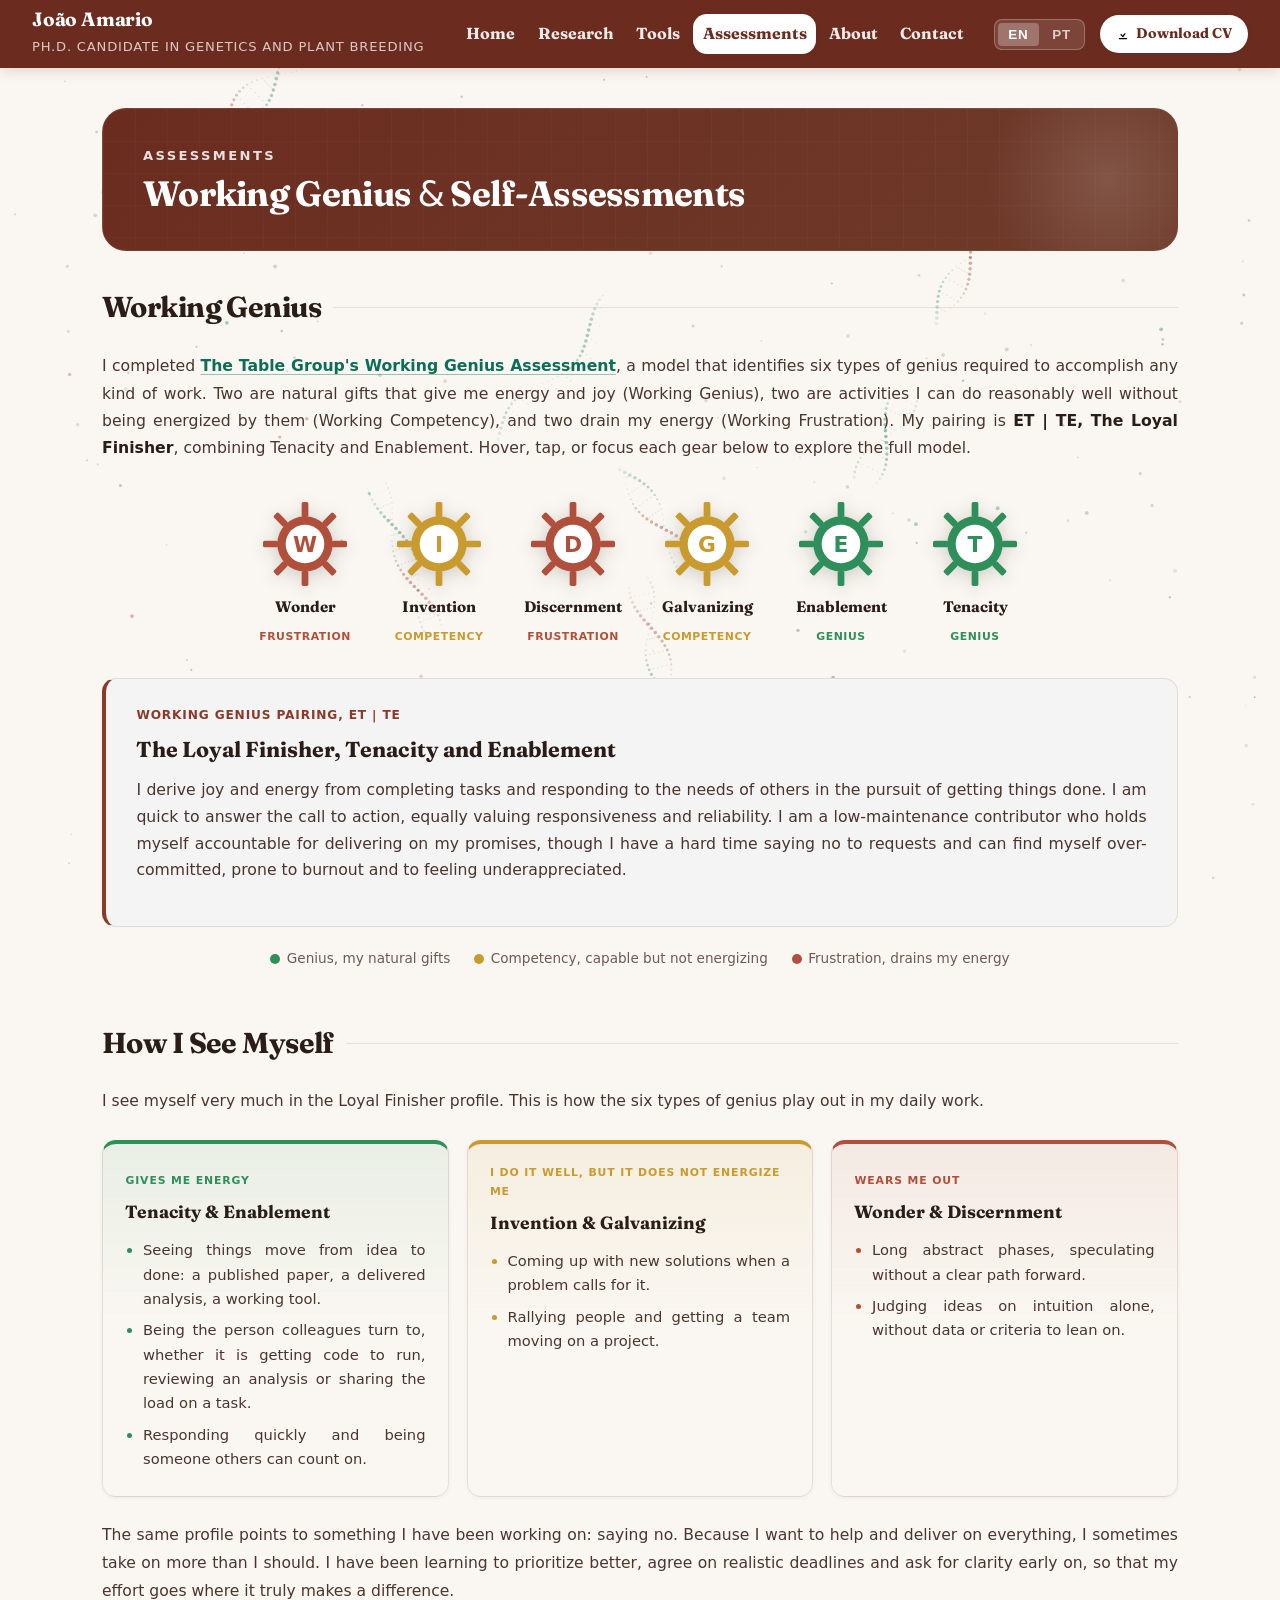
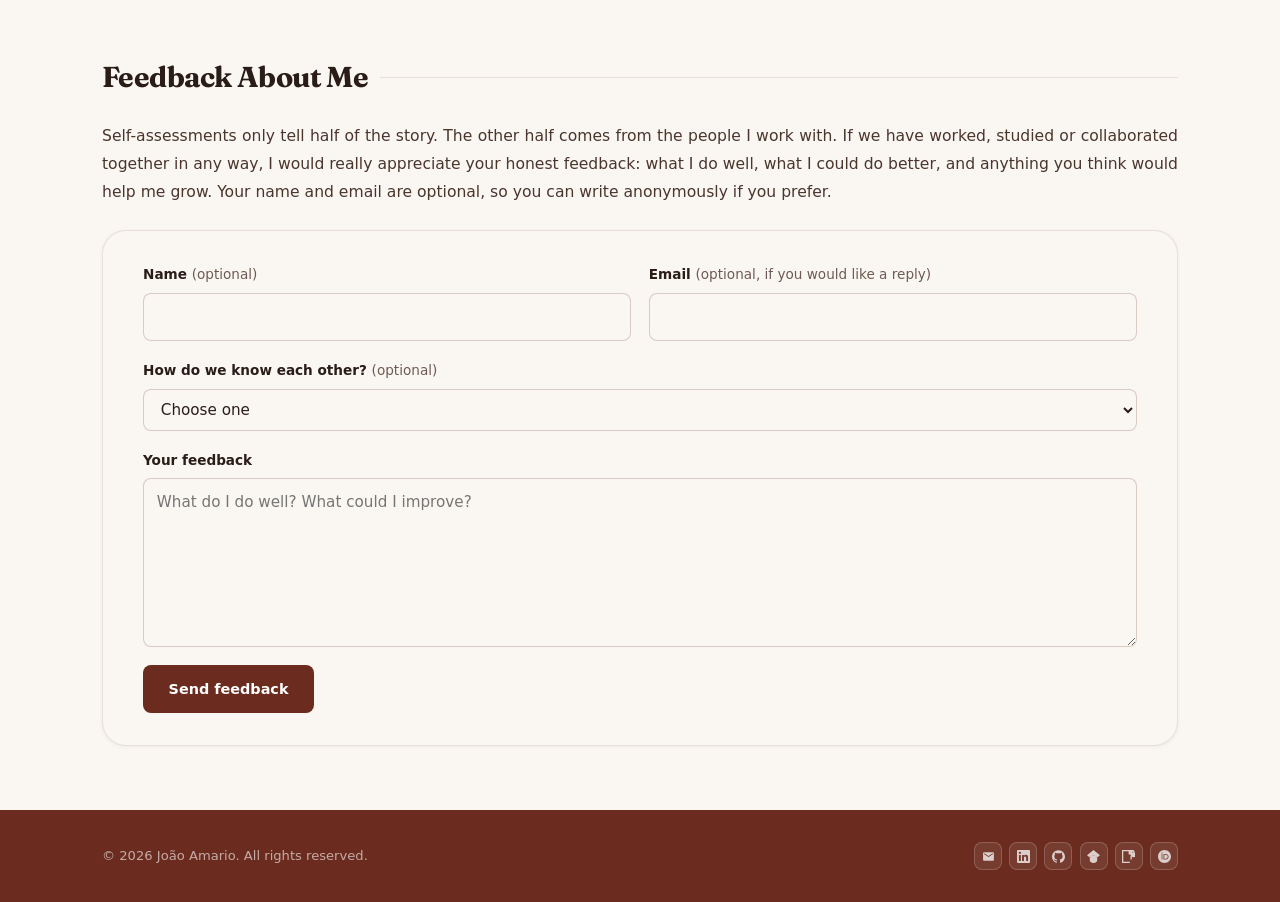
<file: assessments/index.html>
<!DOCTYPE html>
<html lang="en">
<head>
  <meta charset="UTF-8">
  <meta name="viewport" content="width=device-width, initial-scale=1.0">
  <title>Assessments | João Amario</title>
  <meta name="description" content="Working Genius results and self-assessment of João Amario, with a form to send feedback about working with him.">
  <meta name="author" content="João Marcos Amario de Sousa">
  <meta property="og:type" content="website">
  <meta property="og:site_name" content="João Amario">
  <meta property="og:title" content="Assessments | João Amario">
  <meta property="og:description" content="Working Genius results and self-assessment of João Amario, with a form to send feedback about working with him.">
  <meta property="og:url" content="https://amario17.github.io/assessments/">
  <meta property="og:image" content="https://amario17.github.io/assets/perfil.jpg">
  <meta property="og:locale" content="en_US">
  <meta name="twitter:card" content="summary">
  <link rel="icon" href="/favicon.svg" type="image/svg+xml">
  <link rel="stylesheet" href="/style.css">
  <script>
    /* Page transition: reveal the new page with a circle growing from the clicked link */
    (function () {
      document.addEventListener('click', function (e) {
        var a = e.target.closest && e.target.closest('a[href^="/"]');
        if (a) { try { sessionStorage.setItem('vt-origin', e.clientX + ',' + e.clientY); } catch (_) {} }
      });
      window.addEventListener('pagereveal', function (e) {
        if (!e.viewTransition) return;
        document.documentElement.classList.add('vt-nav');
        var o = null;
        try { o = sessionStorage.getItem('vt-origin'); sessionStorage.removeItem('vt-origin'); } catch (_) {}
        var xy = o ? o.split(',').map(Number) : [innerWidth / 2, 0];
        var r = Math.hypot(Math.max(xy[0], innerWidth - xy[0]), Math.max(xy[1], innerHeight - xy[1]));
        e.viewTransition.ready.then(function () {
          document.documentElement.animate({
            clipPath: ['circle(0px at ' + xy[0] + 'px ' + xy[1] + 'px)',
                       'circle(' + r + 'px at ' + xy[0] + 'px ' + xy[1] + 'px)']
          }, { duration: 750, easing: 'cubic-bezier(0.65, 0, 0.35, 1)', pseudoElement: '::view-transition-new(root)' });
        });
      });
    })();
  </script>
  <link rel="canonical" href="https://amario17.github.io/assessments/">
</head>
<body data-page="assessments">
<canvas class="particles-canvas particles-fixed" data-mode="fixed" aria-hidden="true"></canvas>
<header>
  <nav>
    <div class="nav-brand">
      <h1>João Amario</h1>
      <p class="lang-en">Ph.D. Candidate in Genetics and Plant Breeding</p>
      <p class="lang-pt">Doutorando em Genética e Melhoramento</p>
    </div>
    <div class="nav-right">
      <ul>
        <li><a href="/" data-page="index"><span class="lang-en">Home</span><span class="lang-pt">Início</span></a></li>
        <li><a href="/research/" data-page="research"><span class="lang-en">Research</span><span class="lang-pt">Pesquisa</span></a></li>
        <li><a href="/projects/" data-page="projects"><span class="lang-en">Tools</span><span class="lang-pt">Ferramentas</span></a></li>
        <li><a href="/assessments/" data-page="assessments"><span class="lang-en">Assessments</span><span class="lang-pt">Avaliações</span></a></li>
        <li><a href="/about/" data-page="about"><span class="lang-en">About</span><span class="lang-pt">Sobre</span></a></li>
        <li><a href="/contact/" data-page="contact"><span class="lang-en">Contact</span><span class="lang-pt">Contacto</span></a></li>
      </ul>
      <div class="language-switcher">
        <button onclick="setLanguage('en')" id="btn-en">EN</button>
        <button onclick="setLanguage('pt')" id="btn-pt">PT</button>
      </div>
      <a class="nav-cv-btn lang-en" href="/assets/joao_amario_cv.pdf" download>
        <svg viewBox="0 0 24 24" xmlns="http://www.w3.org/2000/svg"><path d="M12 3v10.59l3.3-3.3 1.4 1.42L12 17.83l-4.7-4.7 1.4-1.42 3.3 3.3V3h2zM5 19h14v2H5v-2z"/></svg>
        <span>Download CV</span>
      </a>
      <a class="nav-cv-btn lang-pt" href="/assets/joao_amario_cv_pt.pdf" download>
        <svg viewBox="0 0 24 24" xmlns="http://www.w3.org/2000/svg"><path d="M12 3v10.59l3.3-3.3 1.4 1.42L12 17.83l-4.7-4.7 1.4-1.42 3.3 3.3V3h2zM5 19h14v2H5v-2z"/></svg>
        <span>Baixar Currículo</span>
      </a>
    </div>
  </nav>
</header>

<main>

  <div class="page-banner">
    <p class="eyebrow lang-en">Assessments</p>
    <p class="eyebrow lang-pt">Avaliações</p>
    <h2 class="lang-en">Working Genius <span class="amp">&amp;</span> Self-Assessments</h2>
    <h2 class="lang-pt">Working Genius <span class="amp">&amp;</span> Autoavaliações</h2>
  </div>

  <!-- English -->
  <div class="lang-en">
    <section>
      <h2>Working Genius</h2>
      <p class="wg-intro">I completed <a href="https://www.workinggenius.com/" target="_blank" rel="noopener">The Table Group's Working Genius Assessment</a>, a model that identifies six types of genius required to accomplish any kind of work. Two are natural gifts that give me energy and joy (Working Genius), two are activities I can do reasonably well without being energized by them (Working Competency), and two drain my energy (Working Frustration). My pairing is <strong>ET | TE, The Loyal Finisher</strong>, combining Tenacity and Enablement. Hover, tap, or focus each gear below to explore the full model.</p>

      <div class="wg-diagram">
        <button type="button" class="wg-gear wg-frustration" data-type="Working Frustration" data-title="Wonder" data-desc="Pondering and asking questions, contemplating why things are the way they are, and thoughtfully observing the environment to imagine a different or better way. Almost every new initiative begins because someone wonders. This is a Working Frustration for me: I am not naturally gifted at it and do not derive energy or joy from pondering greater potential in a given situation.">
          <svg class="wg-gear-icon" viewBox="0 0 100 100" xmlns="http://www.w3.org/2000/svg">
            <g fill="currentColor">
              <rect x="46" y="0" width="8" height="18" rx="2"/><rect x="46" y="82" width="8" height="18" rx="2"/>
              <rect x="0" y="46" width="18" height="8" rx="2"/><rect x="82" y="46" width="18" height="8" rx="2"/>
              <rect x="46" y="0" width="8" height="18" rx="2" transform="rotate(45 50 50)"/><rect x="46" y="82" width="8" height="18" rx="2" transform="rotate(45 50 50)"/>
              <rect x="0" y="46" width="18" height="8" rx="2" transform="rotate(45 50 50)"/><rect x="82" y="46" width="18" height="8" rx="2" transform="rotate(45 50 50)"/>
              <circle cx="50" cy="50" r="33"/>
            </g>
            <circle cx="50" cy="50" r="23" fill="#fff"/>
            <text x="50" y="59" text-anchor="middle" font-size="26" font-weight="700" fill="currentColor">W</text>
          </svg>
          <span class="wg-gear-label">Wonder</span>
          <span class="wg-gear-type">Frustration</span>
        </button>

        <button type="button" class="wg-gear wg-competency" data-type="Working Competency" data-title="Invention" data-desc="Coming up with novel ideas and solutions to problems, involving creativity and original thinking, often with little direction, confident even when a problem has no apparent solution. This is a Working Competency for me: I am capable of it and do not mind creating original ideas, but it is not where I get my energy.">
          <svg class="wg-gear-icon" viewBox="0 0 100 100" xmlns="http://www.w3.org/2000/svg">
            <g fill="currentColor">
              <rect x="46" y="0" width="8" height="18" rx="2"/><rect x="46" y="82" width="8" height="18" rx="2"/>
              <rect x="0" y="46" width="18" height="8" rx="2"/><rect x="82" y="46" width="18" height="8" rx="2"/>
              <rect x="46" y="0" width="8" height="18" rx="2" transform="rotate(45 50 50)"/><rect x="46" y="82" width="8" height="18" rx="2" transform="rotate(45 50 50)"/>
              <rect x="0" y="46" width="18" height="8" rx="2" transform="rotate(45 50 50)"/><rect x="82" y="46" width="18" height="8" rx="2" transform="rotate(45 50 50)"/>
              <circle cx="50" cy="50" r="33"/>
            </g>
            <circle cx="50" cy="50" r="23" fill="#fff"/>
            <text x="50" y="59" text-anchor="middle" font-size="26" font-weight="700" fill="currentColor">I</text>
          </svg>
          <span class="wg-gear-label">Invention</span>
          <span class="wg-gear-type">Competency</span>
        </button>

        <button type="button" class="wg-gear wg-frustration" data-type="Working Frustration" data-title="Discernment" data-desc="Making sound judgments by relying on instinct and intuition rather than data or expertise, evaluating whether an idea is sound or needs more work. This is a Working Frustration for me: I am not naturally gifted at it and do not derive energy or joy from using intuition to evaluate ideas or plans.">
          <svg class="wg-gear-icon" viewBox="0 0 100 100" xmlns="http://www.w3.org/2000/svg">
            <g fill="currentColor">
              <rect x="46" y="0" width="8" height="18" rx="2"/><rect x="46" y="82" width="8" height="18" rx="2"/>
              <rect x="0" y="46" width="18" height="8" rx="2"/><rect x="82" y="46" width="18" height="8" rx="2"/>
              <rect x="46" y="0" width="8" height="18" rx="2" transform="rotate(45 50 50)"/><rect x="46" y="82" width="8" height="18" rx="2" transform="rotate(45 50 50)"/>
              <rect x="0" y="46" width="18" height="8" rx="2" transform="rotate(45 50 50)"/><rect x="82" y="46" width="18" height="8" rx="2" transform="rotate(45 50 50)"/>
              <circle cx="50" cy="50" r="33"/>
            </g>
            <circle cx="50" cy="50" r="23" fill="#fff"/>
            <text x="50" y="59" text-anchor="middle" font-size="26" font-weight="700" fill="currentColor">D</text>
          </svg>
          <span class="wg-gear-label">Discernment</span>
          <span class="wg-gear-type">Frustration</span>
        </button>

        <button type="button" class="wg-gear wg-competency" data-type="Working Competency" data-title="Galvanizing" data-desc="Rallying and motivating people around an idea, project, or initiative, inspiring and persuading others to take action, sometimes convincing them to rethink their plans. This is a Working Competency for me: I am capable of it and do not mind rallying people around ideas, projects, or tasks.">
          <svg class="wg-gear-icon" viewBox="0 0 100 100" xmlns="http://www.w3.org/2000/svg">
            <g fill="currentColor">
              <rect x="46" y="0" width="8" height="18" rx="2"/><rect x="46" y="82" width="8" height="18" rx="2"/>
              <rect x="0" y="46" width="18" height="8" rx="2"/><rect x="82" y="46" width="18" height="8" rx="2"/>
              <rect x="46" y="0" width="8" height="18" rx="2" transform="rotate(45 50 50)"/><rect x="46" y="82" width="8" height="18" rx="2" transform="rotate(45 50 50)"/>
              <rect x="0" y="46" width="18" height="8" rx="2" transform="rotate(45 50 50)"/><rect x="82" y="46" width="18" height="8" rx="2" transform="rotate(45 50 50)"/>
              <circle cx="50" cy="50" r="33"/>
            </g>
            <circle cx="50" cy="50" r="23" fill="#fff"/>
            <text x="50" y="59" text-anchor="middle" font-size="26" font-weight="700" fill="currentColor">G</text>
          </svg>
          <span class="wg-gear-label">Galvanizing</span>
          <span class="wg-gear-type">Competency</span>
        </button>

        <button type="button" class="wg-gear wg-genius" data-type="Working Genius" data-title="Enablement" data-desc="Answering the call to action and seamlessly providing others with the unconditional support and assistance they need, the human glue that holds a team together. This is one of my two Working Geniuses: I am naturally gifted at it and derive real energy and joy from providing others with encouragement and assistance for their projects and tasks.">
          <svg class="wg-gear-icon" viewBox="0 0 100 100" xmlns="http://www.w3.org/2000/svg">
            <g fill="currentColor">
              <rect x="46" y="0" width="8" height="18" rx="2"/><rect x="46" y="82" width="8" height="18" rx="2"/>
              <rect x="0" y="46" width="18" height="8" rx="2"/><rect x="82" y="46" width="18" height="8" rx="2"/>
              <rect x="46" y="0" width="8" height="18" rx="2" transform="rotate(45 50 50)"/><rect x="46" y="82" width="8" height="18" rx="2" transform="rotate(45 50 50)"/>
              <rect x="0" y="46" width="18" height="8" rx="2" transform="rotate(45 50 50)"/><rect x="82" y="46" width="18" height="8" rx="2" transform="rotate(45 50 50)"/>
              <circle cx="50" cy="50" r="33"/>
            </g>
            <circle cx="50" cy="50" r="23" fill="#fff"/>
            <text x="50" y="59" text-anchor="middle" font-size="26" font-weight="700" fill="currentColor">E</text>
          </svg>
          <span class="wg-gear-label">Enablement</span>
          <span class="wg-gear-type">Genius</span>
        </button>

        <button type="button" class="wg-gear wg-genius" data-type="Working Genius" data-title="Tenacity" data-desc="Execution: getting things done, pushing tasks and projects through to completion, and staying comfortable pushing through obstacles until results are achieved. This is one of my two Working Geniuses: I am naturally gifted at it and derive real energy and joy from crossing tasks off the list and delivering on what was promised.">
          <svg class="wg-gear-icon" viewBox="0 0 100 100" xmlns="http://www.w3.org/2000/svg">
            <g fill="currentColor">
              <rect x="46" y="0" width="8" height="18" rx="2"/><rect x="46" y="82" width="8" height="18" rx="2"/>
              <rect x="0" y="46" width="18" height="8" rx="2"/><rect x="82" y="46" width="18" height="8" rx="2"/>
              <rect x="46" y="0" width="8" height="18" rx="2" transform="rotate(45 50 50)"/><rect x="46" y="82" width="8" height="18" rx="2" transform="rotate(45 50 50)"/>
              <rect x="0" y="46" width="18" height="8" rx="2" transform="rotate(45 50 50)"/><rect x="82" y="46" width="18" height="8" rx="2" transform="rotate(45 50 50)"/>
              <circle cx="50" cy="50" r="33"/>
            </g>
            <circle cx="50" cy="50" r="23" fill="#fff"/>
            <text x="50" y="59" text-anchor="middle" font-size="26" font-weight="700" fill="currentColor">T</text>
          </svg>
          <span class="wg-gear-label">Tenacity</span>
          <span class="wg-gear-type">Genius</span>
        </button>
      </div>

      <div class="wg-detail" id="wgDetailEn" data-default-type="Working Genius Pairing, ET | TE" data-default-title="The Loyal Finisher, Tenacity and Enablement" data-default-desc="I derive joy and energy from completing tasks and responding to the needs of others in the pursuit of getting things done. I am quick to answer the call to action, equally valuing responsiveness and reliability. I am a low-maintenance contributor who holds myself accountable for delivering on my promises, though I have a hard time saying no to requests and can find myself over-committed, prone to burnout and to feeling underappreciated.">
        <span class="wg-detail-type">Working Genius Pairing, ET | TE</span>
        <div class="wg-detail-title">The Loyal Finisher, Tenacity and Enablement</div>
        <p class="wg-detail-desc">I derive joy and energy from completing tasks and responding to the needs of others in the pursuit of getting things done. I am quick to answer the call to action, equally valuing responsiveness and reliability. I am a low-maintenance contributor who holds myself accountable for delivering on my promises, though I have a hard time saying no to requests and can find myself over-committed, prone to burnout and to feeling underappreciated.</p>
      </div>

      <div class="wg-legend">
        <span><i class="lg-genius"></i> Genius, my natural gifts</span>
        <span><i class="lg-competency"></i> Competency, capable but not energizing</span>
        <span><i class="lg-frustration"></i> Frustration, drains my energy</span>
      </div>
    </section>

    <section style="margin-top: 3rem;">
      <h2>How I See Myself</h2>
      <p>I see myself very much in the Loyal Finisher profile. This is how the six types of genius play out in my daily work.</p>

      <div class="sa-grid">
        <div class="sa-card sa-energy">
          <span class="sa-label">Gives me energy</span>
          <h3>Tenacity &amp; Enablement</h3>
          <ul>
            <li>Seeing things move from idea to done: a published paper, a delivered analysis, a working tool.</li>
            <li>Being the person colleagues turn to, whether it is getting code to run, reviewing an analysis or sharing the load on a task.</li>
            <li>Responding quickly and being someone others can count on.</li>
          </ul>
        </div>
        <div class="sa-card sa-neutral">
          <span class="sa-label">I do it well, but it does not energize me</span>
          <h3>Invention &amp; Galvanizing</h3>
          <ul>
            <li>Coming up with new solutions when a problem calls for it.</li>
            <li>Rallying people and getting a team moving on a project.</li>
          </ul>
        </div>
        <div class="sa-card sa-drain">
          <span class="sa-label">Wears me out</span>
          <h3>Wonder &amp; Discernment</h3>
          <ul>
            <li>Long abstract phases, speculating without a clear path forward.</li>
            <li>Judging ideas on intuition alone, without data or criteria to lean on.</li>
          </ul>
        </div>
      </div>

      <p>The same profile points to something I have been working on: saying no. Because I want to help and deliver on everything, I sometimes take on more than I should. I have been learning to prioritize better, agree on realistic deadlines and ask for clarity early on, so that my effort goes where it truly makes a difference.</p>
    </section>

    <section style="margin-top: 3rem;">
      <h2>Feedback About Me</h2>
      <p>Self-assessments only tell half of the story. The other half comes from the people I work with. If we have worked, studied or collaborated together in any way, I would really appreciate your honest feedback: what I do well, what I could do better, and anything you think would help me grow. Your name and email are optional, so you can write anonymously if you prefer.</p>

      <form class="feedback-form card" novalidate>
        <div class="fb-row">
          <label class="fb-field">
            <span>Name <em>(optional)</em></span>
            <input type="text" name="name" autocomplete="name">
          </label>
          <label class="fb-field">
            <span>Email <em>(optional, if you would like a reply)</em></span>
            <input type="email" name="email" autocomplete="email">
          </label>
        </div>
        <label class="fb-field">
          <span>How do we know each other? <em>(optional)</em></span>
          <select name="relationship">
            <option value="">Choose one</option>
            <option>Colleague or labmate</option>
            <option>Advisor or professor</option>
            <option>Student or mentee</option>
            <option>Collaborator or co-author</option>
            <option>Industry partner</option>
            <option>Other</option>
          </select>
        </label>
        <label class="fb-field">
          <span>Your feedback</span>
          <textarea name="message" rows="6" required placeholder="What do I do well? What could I improve?"></textarea>
        </label>
        <input type="text" name="_honey" class="fb-honey" tabindex="-1" autocomplete="off" aria-hidden="true">
        <div class="fb-actions">
          <button type="submit" class="fb-submit">Send feedback</button>
          <p class="fb-status" role="status" aria-live="polite"
             data-sending="Sending..." data-ok="Thank you! Your feedback was sent." data-error="Something went wrong. Please try again, or email me directly." data-empty="Please write your feedback before sending."></p>
        </div>
      </form>
    </section>
  </div>

  <!-- Portuguese -->
  <div class="lang-pt">
    <section>
      <h2>Working Genius</h2>
      <p class="wg-intro">Fiz o <a href="https://www.workinggenius.com/" target="_blank" rel="noopener">Working Genius Assessment, do The Table Group</a>, um modelo que identifica seis tipos de genialidade necessários para realizar qualquer tipo de trabalho. Dois deles são dons naturais que me trazem energia e alegria (Working Genius), dois são atividades que consigo fazer razoavelmente bem sem me energizar (Working Competency), e dois drenam minha energia (Working Frustration). Minha combinação é a <strong>ET | TE, O Finalizador Leal</strong> (The Loyal Finisher), unindo Tenacity e Enablement. Passe o mouse, toque ou dê foco em cada engrenagem abaixo para explorar o modelo completo.</p>

      <div class="wg-diagram">
        <button type="button" class="wg-gear wg-frustration" data-type="Working Frustration" data-title="Wonder" data-desc="Refletir e fazer perguntas, contemplando por que as coisas são como são, e observar o ambiente com atenção para imaginar um jeito diferente ou melhor. Quase toda nova iniciativa começa porque alguém se questiona. Essa é uma Working Frustration para mim: não sou naturalmente talentoso nisso e não tiro energia ou alegria de refletir sobre o potencial maior de uma situação.">
          <svg class="wg-gear-icon" viewBox="0 0 100 100" xmlns="http://www.w3.org/2000/svg">
            <g fill="currentColor">
              <rect x="46" y="0" width="8" height="18" rx="2"/><rect x="46" y="82" width="8" height="18" rx="2"/>
              <rect x="0" y="46" width="18" height="8" rx="2"/><rect x="82" y="46" width="18" height="8" rx="2"/>
              <rect x="46" y="0" width="8" height="18" rx="2" transform="rotate(45 50 50)"/><rect x="46" y="82" width="8" height="18" rx="2" transform="rotate(45 50 50)"/>
              <rect x="0" y="46" width="18" height="8" rx="2" transform="rotate(45 50 50)"/><rect x="82" y="46" width="18" height="8" rx="2" transform="rotate(45 50 50)"/>
              <circle cx="50" cy="50" r="33"/>
            </g>
            <circle cx="50" cy="50" r="23" fill="#fff"/>
            <text x="50" y="59" text-anchor="middle" font-size="26" font-weight="700" fill="currentColor">W</text>
          </svg>
          <span class="wg-gear-label">Wonder</span>
          <span class="wg-gear-type">Frustração</span>
        </button>

        <button type="button" class="wg-gear wg-competency" data-type="Working Competency" data-title="Invention" data-desc="Criar ideias e soluções originais para problemas, envolvendo criatividade e pensamento original, muitas vezes com pouca direção, com confiança mesmo quando um problema não tem solução aparente. Essa é uma Working Competency para mim: sou capaz disso e não me incomodo em criar ideias originais, mas não é dali que tiro minha energia.">
          <svg class="wg-gear-icon" viewBox="0 0 100 100" xmlns="http://www.w3.org/2000/svg">
            <g fill="currentColor">
              <rect x="46" y="0" width="8" height="18" rx="2"/><rect x="46" y="82" width="8" height="18" rx="2"/>
              <rect x="0" y="46" width="18" height="8" rx="2"/><rect x="82" y="46" width="18" height="8" rx="2"/>
              <rect x="46" y="0" width="8" height="18" rx="2" transform="rotate(45 50 50)"/><rect x="46" y="82" width="8" height="18" rx="2" transform="rotate(45 50 50)"/>
              <rect x="0" y="46" width="18" height="8" rx="2" transform="rotate(45 50 50)"/><rect x="82" y="46" width="18" height="8" rx="2" transform="rotate(45 50 50)"/>
              <circle cx="50" cy="50" r="33"/>
            </g>
            <circle cx="50" cy="50" r="23" fill="#fff"/>
            <text x="50" y="59" text-anchor="middle" font-size="26" font-weight="700" fill="currentColor">I</text>
          </svg>
          <span class="wg-gear-label">Invention</span>
          <span class="wg-gear-type">Competência</span>
        </button>

        <button type="button" class="wg-gear wg-frustration" data-type="Working Frustration" data-title="Discernment" data-desc="Fazer julgamentos sólidos usando instinto e intuição, em vez de dados ou expertise, avaliando se uma ideia é boa ou precisa de mais ajustes. Essa é uma Working Frustration para mim: não sou naturalmente talentoso nisso e não tiro energia ou alegria de usar intuição para avaliar ideias ou planos.">
          <svg class="wg-gear-icon" viewBox="0 0 100 100" xmlns="http://www.w3.org/2000/svg">
            <g fill="currentColor">
              <rect x="46" y="0" width="8" height="18" rx="2"/><rect x="46" y="82" width="8" height="18" rx="2"/>
              <rect x="0" y="46" width="18" height="8" rx="2"/><rect x="82" y="46" width="18" height="8" rx="2"/>
              <rect x="46" y="0" width="8" height="18" rx="2" transform="rotate(45 50 50)"/><rect x="46" y="82" width="8" height="18" rx="2" transform="rotate(45 50 50)"/>
              <rect x="0" y="46" width="18" height="8" rx="2" transform="rotate(45 50 50)"/><rect x="82" y="46" width="18" height="8" rx="2" transform="rotate(45 50 50)"/>
              <circle cx="50" cy="50" r="33"/>
            </g>
            <circle cx="50" cy="50" r="23" fill="#fff"/>
            <text x="50" y="59" text-anchor="middle" font-size="26" font-weight="700" fill="currentColor">D</text>
          </svg>
          <span class="wg-gear-label">Discernment</span>
          <span class="wg-gear-type">Frustração</span>
        </button>

        <button type="button" class="wg-gear wg-competency" data-type="Working Competency" data-title="Galvanizing" data-desc="Mobilizar e motivar pessoas em torno de uma ideia, projeto ou iniciativa, inspirando e persuadindo outros a agir, às vezes convencendo-os a repensar seus planos. Essa é uma Working Competency para mim: sou capaz disso e não me incomodo em mobilizar pessoas em torno de ideias, projetos ou tarefas.">
          <svg class="wg-gear-icon" viewBox="0 0 100 100" xmlns="http://www.w3.org/2000/svg">
            <g fill="currentColor">
              <rect x="46" y="0" width="8" height="18" rx="2"/><rect x="46" y="82" width="8" height="18" rx="2"/>
              <rect x="0" y="46" width="18" height="8" rx="2"/><rect x="82" y="46" width="18" height="8" rx="2"/>
              <rect x="46" y="0" width="8" height="18" rx="2" transform="rotate(45 50 50)"/><rect x="46" y="82" width="8" height="18" rx="2" transform="rotate(45 50 50)"/>
              <rect x="0" y="46" width="18" height="8" rx="2" transform="rotate(45 50 50)"/><rect x="82" y="46" width="18" height="8" rx="2" transform="rotate(45 50 50)"/>
              <circle cx="50" cy="50" r="33"/>
            </g>
            <circle cx="50" cy="50" r="23" fill="#fff"/>
            <text x="50" y="59" text-anchor="middle" font-size="26" font-weight="700" fill="currentColor">G</text>
          </svg>
          <span class="wg-gear-label">Galvanizing</span>
          <span class="wg-gear-type">Competência</span>
        </button>

        <button type="button" class="wg-gear wg-genius" data-type="Working Genius" data-title="Enablement" data-desc="Responder ao chamado e oferecer, sem atrito, o apoio incondicional e a assistência que os outros precisam, a cola humana que mantém uma equipe unida. Essa é uma das minhas duas Working Genius: sou naturalmente talentoso nisso e tiro energia e alegria reais ao oferecer incentivo e assistência aos projetos e tarefas dos outros.">
          <svg class="wg-gear-icon" viewBox="0 0 100 100" xmlns="http://www.w3.org/2000/svg">
            <g fill="currentColor">
              <rect x="46" y="0" width="8" height="18" rx="2"/><rect x="46" y="82" width="8" height="18" rx="2"/>
              <rect x="0" y="46" width="18" height="8" rx="2"/><rect x="82" y="46" width="18" height="8" rx="2"/>
              <rect x="46" y="0" width="8" height="18" rx="2" transform="rotate(45 50 50)"/><rect x="46" y="82" width="8" height="18" rx="2" transform="rotate(45 50 50)"/>
              <rect x="0" y="46" width="18" height="8" rx="2" transform="rotate(45 50 50)"/><rect x="82" y="46" width="18" height="8" rx="2" transform="rotate(45 50 50)"/>
              <circle cx="50" cy="50" r="33"/>
            </g>
            <circle cx="50" cy="50" r="23" fill="#fff"/>
            <text x="50" y="59" text-anchor="middle" font-size="26" font-weight="700" fill="currentColor">E</text>
          </svg>
          <span class="wg-gear-label">Enablement</span>
          <span class="wg-gear-type">Genius</span>
        </button>

        <button type="button" class="wg-gear wg-genius" data-type="Working Genius" data-title="Tenacity" data-desc="Execução: fazer as coisas acontecerem, levando tarefas e projetos até a conclusão, e permanecendo confortável ao superar obstáculos até que os resultados sejam alcançados. Essa é uma das minhas duas Working Genius: sou naturalmente talentoso nisso e tiro energia e alegria reais ao riscar tarefas da lista e entregar o que foi prometido.">
          <svg class="wg-gear-icon" viewBox="0 0 100 100" xmlns="http://www.w3.org/2000/svg">
            <g fill="currentColor">
              <rect x="46" y="0" width="8" height="18" rx="2"/><rect x="46" y="82" width="8" height="18" rx="2"/>
              <rect x="0" y="46" width="18" height="8" rx="2"/><rect x="82" y="46" width="18" height="8" rx="2"/>
              <rect x="46" y="0" width="8" height="18" rx="2" transform="rotate(45 50 50)"/><rect x="46" y="82" width="8" height="18" rx="2" transform="rotate(45 50 50)"/>
              <rect x="0" y="46" width="18" height="8" rx="2" transform="rotate(45 50 50)"/><rect x="82" y="46" width="18" height="8" rx="2" transform="rotate(45 50 50)"/>
              <circle cx="50" cy="50" r="33"/>
            </g>
            <circle cx="50" cy="50" r="23" fill="#fff"/>
            <text x="50" y="59" text-anchor="middle" font-size="26" font-weight="700" fill="currentColor">T</text>
          </svg>
          <span class="wg-gear-label">Tenacity</span>
          <span class="wg-gear-type">Genius</span>
        </button>
      </div>

      <div class="wg-detail" id="wgDetailPt" data-default-type="Combinação Working Genius, ET | TE" data-default-title="O Finalizador Leal, Tenacity e Enablement" data-default-desc="Tenho alegria e energia ao completar tarefas e responder às necessidades dos outros na busca por fazer as coisas acontecerem. Respondo rápido ao chamado, valorizando igualmente responsividade e confiabilidade. Sou um colaborador de baixa manutenção que se responsabiliza por cumprir suas promessas, embora tenha dificuldade em dizer não a pedidos e possa acabar sobrecarregado, propenso a esgotamento e a se sentir subvalorizado.">
        <span class="wg-detail-type">Combinação Working Genius, ET | TE</span>
        <div class="wg-detail-title">O Finalizador Leal, Tenacity e Enablement</div>
        <p class="wg-detail-desc">Tenho alegria e energia ao completar tarefas e responder às necessidades dos outros na busca por fazer as coisas acontecerem. Respondo rápido ao chamado, valorizando igualmente responsividade e confiabilidade. Sou um colaborador de baixa manutenção que se responsabiliza por cumprir suas promessas, embora tenha dificuldade em dizer não a pedidos e possa acabar sobrecarregado, propenso a esgotamento e a se sentir subvalorizado.</p>
      </div>

      <div class="wg-legend">
        <span><i class="lg-genius"></i> Genius, meus dons naturais</span>
        <span><i class="lg-competency"></i> Competency, capaz mas não energizante</span>
        <span><i class="lg-frustration"></i> Frustration, drena minha energia</span>
      </div>
    </section>

    <section style="margin-top: 3rem;">
      <h2>Como Eu Me Vejo</h2>
      <p>Eu me reconheço muito no perfil de Loyal Finisher. É assim que os seis tipos de genialidade aparecem no meu dia a dia de trabalho.</p>

      <div class="sa-grid">
        <div class="sa-card sa-energy">
          <span class="sa-label">Me dá energia</span>
          <h3>Tenacity &amp; Enablement</h3>
          <ul>
            <li>Ver as coisas saírem do papel e chegarem ao fim: um artigo publicado, uma análise entregue, uma ferramenta funcionando.</li>
            <li>Ser a pessoa a quem os colegas recorrem, seja para destravar um código, revisar uma análise ou dividir uma tarefa.</li>
            <li>Responder rápido e ser alguém com quem os outros podem contar.</li>
          </ul>
        </div>
        <div class="sa-card sa-neutral">
          <span class="sa-label">Faço bem, mas não me energiza</span>
          <h3>Invention &amp; Galvanizing</h3>
          <ul>
            <li>Criar soluções novas quando o problema pede.</li>
            <li>Mobilizar pessoas e colocar uma equipe em movimento num projeto.</li>
          </ul>
        </div>
        <div class="sa-card sa-drain">
          <span class="sa-label">Me desgasta</span>
          <h3>Wonder &amp; Discernment</h3>
          <ul>
            <li>Fases muito abstratas, de ficar especulando sem um caminho claro.</li>
            <li>Avaliar ideias só pela intuição, sem dados ou critérios em que me apoiar.</li>
          </ul>
        </div>
      </div>

      <p>Esse mesmo perfil traz um ponto que venho trabalhando: a dificuldade de dizer não. Por querer ajudar e cumprir tudo, às vezes assumo mais do que deveria. Tenho aprendido a priorizar melhor, combinar prazos realistas e pedir clareza logo no início, para que meu esforço vá para onde realmente faz diferença.</p>
    </section>

    <section style="margin-top: 3rem;">
      <h2>Feedback Sobre Mim</h2>
      <p>As autoavaliações contam só metade da história. A outra metade vem das pessoas com quem eu trabalho. Se já trabalhamos, estudamos ou colaboramos juntos de alguma forma, eu agradeceria muito o seu feedback sincero: o que eu faço bem, o que eu poderia melhorar e qualquer coisa que você ache que me ajudaria a crescer. Nome e e-mail são opcionais, então você pode escrever de forma anônima se preferir.</p>

      <form class="feedback-form card" novalidate>
        <div class="fb-row">
          <label class="fb-field">
            <span>Nome <em>(opcional)</em></span>
            <input type="text" name="name" autocomplete="name">
          </label>
          <label class="fb-field">
            <span>E-mail <em>(opcional, se quiser uma resposta)</em></span>
            <input type="email" name="email" autocomplete="email">
          </label>
        </div>
        <label class="fb-field">
          <span>De onde nos conhecemos? <em>(opcional)</em></span>
          <select name="relationship">
            <option value="">Escolha uma opção</option>
            <option>Colega de trabalho ou de laboratório</option>
            <option>Orientador ou professor</option>
            <option>Aluno ou orientado</option>
            <option>Colaborador ou coautor</option>
            <option>Parceiro da indústria</option>
            <option>Outro</option>
          </select>
        </label>
        <label class="fb-field">
          <span>Seu feedback</span>
          <textarea name="message" rows="6" required placeholder="O que eu faço bem? O que eu poderia melhorar?"></textarea>
        </label>
        <input type="text" name="_honey" class="fb-honey" tabindex="-1" autocomplete="off" aria-hidden="true">
        <div class="fb-actions">
          <button type="submit" class="fb-submit">Enviar feedback</button>
          <p class="fb-status" role="status" aria-live="polite"
             data-sending="Enviando..." data-ok="Obrigado! Seu feedback foi enviado." data-error="Algo deu errado. Tente novamente ou me envie um e-mail diretamente." data-empty="Escreva seu feedback antes de enviar."></p>
        </div>
      </form>
    </section>
  </div>

</main>

<script>
  function setLanguage(lang) {
    document.body.setAttribute('data-lang', lang);
    localStorage.setItem('preferredLanguage', lang);
    document.getElementById('btn-en').classList.toggle('active', lang === 'en');
    document.getElementById('btn-pt').classList.toggle('active', lang === 'pt');
  }
  window.addEventListener('DOMContentLoaded', function () {
    const savedLang = localStorage.getItem('preferredLanguage') || 'en';
    setLanguage(savedLang);
    document.querySelectorAll('nav a[data-page="assessments"]').forEach(a => a.classList.add('active-page'));
  });

  function wgShow(el, detailId) {
    var detail = document.getElementById(detailId);
    detail.querySelector('.wg-detail-type').textContent = el.dataset.type;
    detail.querySelector('.wg-detail-title').textContent = el.dataset.title;
    detail.querySelector('.wg-detail-desc').textContent = el.dataset.desc;
    var color = getComputedStyle(el).getPropertyValue('--wg-color');
    detail.style.setProperty('--wg-detail-color', color);
  }
  function wgReset(detailId) {
    var detail = document.getElementById(detailId);
    detail.querySelector('.wg-detail-type').textContent = detail.dataset.defaultType;
    detail.querySelector('.wg-detail-title').textContent = detail.dataset.defaultTitle;
    detail.querySelector('.wg-detail-desc').textContent = detail.dataset.defaultDesc;
    detail.style.removeProperty('--wg-detail-color');
  }
  document.querySelectorAll('.lang-en .wg-gear').forEach(function (g) {
    g.addEventListener('mouseenter', function () { wgShow(g, 'wgDetailEn'); });
    g.addEventListener('mouseleave', function () { wgReset('wgDetailEn'); });
    g.addEventListener('focus', function () { wgShow(g, 'wgDetailEn'); });
    g.addEventListener('blur', function () { wgReset('wgDetailEn'); });
    g.addEventListener('click', function () { wgShow(g, 'wgDetailEn'); });
  });
  document.querySelectorAll('.lang-pt .wg-gear').forEach(function (g) {
    g.addEventListener('mouseenter', function () { wgShow(g, 'wgDetailPt'); });
    g.addEventListener('mouseleave', function () { wgReset('wgDetailPt'); });
    g.addEventListener('focus', function () { wgShow(g, 'wgDetailPt'); });
    g.addEventListener('blur', function () { wgReset('wgDetailPt'); });
    g.addEventListener('click', function () { wgShow(g, 'wgDetailPt'); });
  });
</script>
<script>
  /* Feedback form: posted to Web3Forms, which forwards it to my email */
  (function () {
    const ENDPOINT = 'https://api.web3forms.com/submit';
    const ACCESS_KEY = '70cf47fd-f83c-4591-b7d1-e602e7a4aab3';   // public form key (safe to publish)
    // "email" doubles as the reply-to address in Web3Forms
    const RELAY = { name: 'name', email: 'email', relationship: 'Relationship', message: 'message' };

    document.querySelectorAll('.feedback-form').forEach(function (form) {
      const status = form.querySelector('.fb-status');
      const button = form.querySelector('.fb-submit');
      const f = form.elements;
      function say(key, kind) {
        status.textContent = status.dataset[key];
        status.className = 'fb-status' + (kind ? ' ' + kind : '');
      }

      form.addEventListener('submit', function (e) {
        e.preventDefault();
        if (f._honey.value) return;                       // filled in by a bot
        if (!f.message.value.trim()) { say('empty', 'error'); f.message.focus(); return; }

        const data = { access_key: ACCESS_KEY, subject: 'New feedback from your website', from_name: 'amario17.github.io' };
        Object.keys(RELAY).forEach(function (k) {
          const v = f[k].value.trim();
          if (v) data[RELAY[k]] = v;
        });

        button.disabled = true;
        say('sending');
        fetch(ENDPOINT, {
          method: 'POST',
          headers: { 'Content-Type': 'application/json', 'Accept': 'application/json' },
          body: JSON.stringify(data)
        })
          .then(function (r) { return r.json().then(function (j) { return r.ok && String(j.success) === 'true'; }); })
          .then(function (ok) {
            if (ok) { form.reset(); say('ok', 'ok'); } else { say('error', 'error'); }
          })
          .catch(function () { say('error', 'error'); })
          .then(function () { button.disabled = false; });
      });
    });
  })();
</script>
<script src="/particles.js"></script>
<footer>
  <div class="footer-inner">
    <div>
      <div class="footer-copy lang-en">&copy; 2026 João Amario. All rights reserved.</div>
      <div class="footer-copy lang-pt">&copy; 2026 João Amario. Todos os direitos reservados.</div>
    </div>
    <div class="footer-socials">
      <a class="footer-social-link" href="mailto:joao.m.sousa@ufv.br" title="Email">
        <svg viewBox="0 0 24 24" xmlns="http://www.w3.org/2000/svg"><path d="M20 4H4c-1.1 0-2 .9-2 2v12c0 1.1.9 2 2 2h16c1.1 0 2-.9 2-2V6c0-1.1-.9-2-2-2zm0 4-8 5-8-5V6l8 5 8-5v2z"/></svg>
      </a>
      <a class="footer-social-link" href="https://www.linkedin.com/in/jo%C3%A3o-marcos-amario-6143ba265/" target="_blank" rel="noopener" title="LinkedIn">
        <svg viewBox="0 0 24 24" xmlns="http://www.w3.org/2000/svg"><path d="M20.447 20.452h-3.554v-5.569c0-1.328-.027-3.037-1.852-3.037-1.853 0-2.136 1.445-2.136 2.939v5.667H9.351V9h3.414v1.561h.046c.477-.9 1.637-1.85 3.37-1.85 3.601 0 4.267 2.37 4.267 5.455v6.286zM5.337 7.433a2.062 2.062 0 0 1-2.063-2.065 2.064 2.064 0 1 1 2.063 2.065zm1.782 13.019H3.555V9h3.564v11.452zM22.225 0H1.771C.792 0 0 .774 0 1.729v20.542C0 23.227.792 24 1.771 24h20.451C23.2 24 24 23.227 24 22.271V1.729C24 .774 23.2 0 22.222 0h.003z"/></svg>
      </a>
      <a class="footer-social-link" href="https://github.com/amario17" target="_blank" rel="noopener" title="GitHub">
        <svg viewBox="0 0 24 24" xmlns="http://www.w3.org/2000/svg"><path d="M12 .297c-6.63 0-12 5.373-12 12 0 5.303 3.438 9.8 8.205 11.385.6.113.82-.258.82-.577 0-.285-.01-1.04-.015-2.04-3.338.724-4.042-1.61-4.042-1.61C4.422 18.07 3.633 17.7 3.633 17.7c-1.087-.744.084-.729.084-.729 1.205.084 1.838 1.236 1.838 1.236 1.07 1.835 2.809 1.305 3.495.998.108-.776.417-1.305.76-1.605-2.665-.3-5.466-1.332-5.466-5.93 0-1.31.465-2.38 1.235-3.22-.135-.303-.54-1.523.105-3.176 0 0 1.005-.322 3.3 1.23.96-.267 1.98-.399 3-.405 1.02.006 2.04.138 3 .405 2.28-1.552 3.285-1.23 3.285-1.23.645 1.653.24 2.873.12 3.176.765.84 1.23 1.91 1.23 3.22 0 4.61-2.805 5.625-5.475 5.92.42.36.81 1.096.81 2.22 0 1.606-.015 2.896-.015 3.286 0 .315.21.69.825.57C20.565 22.092 24 17.592 24 12.297c0-6.627-5.373-12-12-12"/></svg>
      </a>
      <a class="footer-social-link" href="https://scholar.google.com.br/citations?user=fx1_ebQAAAAJ&amp;hl=pt-BR" target="_blank" rel="noopener" title="Google Scholar">
        <svg viewBox="0 0 24 24" xmlns="http://www.w3.org/2000/svg"><path d="M5.242 13.769 0 9.5 12 0l12 9.5-5.242 4.269C17.548 11.249 14.978 9.5 12 9.5c-2.977 0-5.548 1.748-6.758 4.269zM12 10a7 7 0 1 0 0 14 7 7 0 0 0 0-14z"/></svg>
      </a>
      <a class="footer-social-link" href="https://www.researchgate.net/profile/Joao-Amario-De-Sousa-2" target="_blank" rel="noopener" title="ResearchGate">
        <svg viewBox="0 0 24 24" xmlns="http://www.w3.org/2000/svg"><path d="M19.586 0c-.818 0-1.508.19-2.073.565-.563.377-.97.936-1.213 1.68a12.193 12.193 0 0 0-.368 3.12 21.27 21.27 0 0 0 .183 2.923c.26 1.58.822 2.854 1.687 3.816.863.963 2.065 1.445 3.605 1.445.857 0 1.63-.2 2.318-.598a4.318 4.318 0 0 0 1.6-1.64 4.91 4.91 0 0 0 .586-2.39 4.91 4.91 0 0 0-.586-2.392 4.318 4.318 0 0 0-1.6-1.64C23.06 4.504 22.286 4.305 21.43 4.305c-.64 0-1.224.13-1.75.388a3.545 3.545 0 0 0-1.274 1.073c.07-.786.236-1.407.5-1.864.26-.455.618-.683 1.073-.683.34 0 .612.096.818.29.204.192.356.476.455.852l2.226-.3c-.173-.844-.53-1.508-1.07-1.99C21.87.26 21.128.002 20.235 0zm-3.905 10.79v6.58h2.38v-6.58zm1.19-3.946a1.343 1.343 0 1 0 0 2.686 1.343 1.343 0 0 0 0-2.686zM0 0v24h14.47v-2.344H2.344V2.344h9.87V8.47h6.126V0z"/></svg>
      </a>
      <a class="footer-social-link" href="https://orcid.org/0009-0002-5102-7142" target="_blank" rel="noopener" title="ORCID">
        <svg viewBox="0 0 24 24" xmlns="http://www.w3.org/2000/svg"><path d="M12 0C5.372 0 0 5.372 0 12s5.372 12 12 12 12-5.372 12-12S18.628 0 12 0zM7.369 4.378c.525 0 .947.431.947.947 0 .525-.422.947-.947.947a.95.95 0 0 1-.947-.947c0-.516.422-.947.947-.947zm-.722 3.038h1.444v10.041H6.647V7.416zm3.562 0h3.9c3.712 0 5.344 2.653 5.344 5.025 0 2.578-2.016 5.025-5.325 5.025h-3.919V7.416zm1.444 1.303v7.444h2.297c3.272 0 4.022-2.484 4.022-3.722 0-2.016-1.284-3.722-4.097-3.722h-2.222z"/></svg>
      </a>
    </div>
  </div>
</footer>

</body>
</html>
</file>
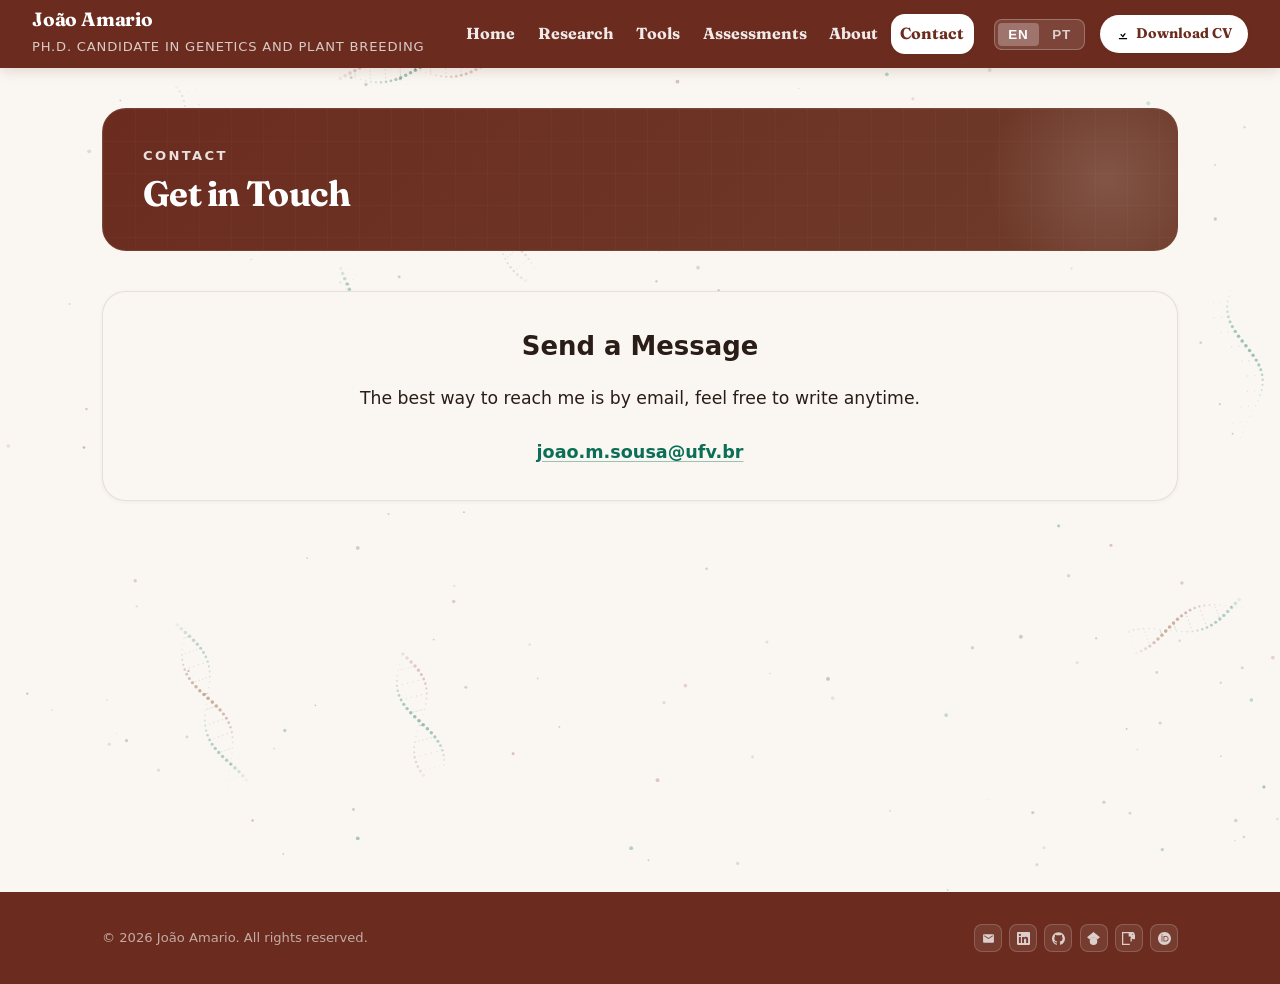
<file: contact/index.html>
<!DOCTYPE html>
<html lang="en">
<head>
  <meta charset="UTF-8">
  <meta name="viewport" content="width=device-width, initial-scale=1.0">
  <title>Contact | João Amario</title>
  <meta name="description" content="Get in touch with João Amario, Ph.D. candidate in Genetics and Plant Breeding at UFV.">
  <meta name="author" content="João Marcos Amario de Sousa">
  <meta property="og:type" content="website">
  <meta property="og:site_name" content="João Amario">
  <meta property="og:title" content="Contact | João Amario">
  <meta property="og:description" content="Get in touch with João Amario, Ph.D. candidate in Genetics and Plant Breeding at UFV.">
  <meta property="og:url" content="https://amario17.github.io/contact/">
  <meta property="og:image" content="https://amario17.github.io/assets/perfil.jpg">
  <meta property="og:locale" content="en_US">
  <meta name="twitter:card" content="summary">
  <link rel="icon" href="/favicon.svg" type="image/svg+xml">
  <link rel="stylesheet" href="/style.css">
  <script>
    /* Page transition: reveal the new page with a circle growing from the clicked link */
    (function () {
      document.addEventListener('click', function (e) {
        var a = e.target.closest && e.target.closest('a[href^="/"]');
        if (a) { try { sessionStorage.setItem('vt-origin', e.clientX + ',' + e.clientY); } catch (_) {} }
      });
      window.addEventListener('pagereveal', function (e) {
        if (!e.viewTransition) return;
        document.documentElement.classList.add('vt-nav');
        var o = null;
        try { o = sessionStorage.getItem('vt-origin'); sessionStorage.removeItem('vt-origin'); } catch (_) {}
        var xy = o ? o.split(',').map(Number) : [innerWidth / 2, 0];
        var r = Math.hypot(Math.max(xy[0], innerWidth - xy[0]), Math.max(xy[1], innerHeight - xy[1]));
        e.viewTransition.ready.then(function () {
          document.documentElement.animate({
            clipPath: ['circle(0px at ' + xy[0] + 'px ' + xy[1] + 'px)',
                       'circle(' + r + 'px at ' + xy[0] + 'px ' + xy[1] + 'px)']
          }, { duration: 750, easing: 'cubic-bezier(0.65, 0, 0.35, 1)', pseudoElement: '::view-transition-new(root)' });
        });
      });
    })();
  </script>
  <link rel="canonical" href="https://amario17.github.io/contact/">
</head>
<body data-page="contact">
<canvas class="particles-canvas particles-fixed" data-mode="fixed" aria-hidden="true"></canvas>
<header>
  <nav>
    <div class="nav-brand">
      <h1>João Amario</h1>
      <p class="lang-en">Ph.D. Candidate in Genetics and Plant Breeding</p>
      <p class="lang-pt">Doutorando em Genética e Melhoramento</p>
    </div>
    <div class="nav-right">
      <ul>
        <li><a href="/" data-page="index"><span class="lang-en">Home</span><span class="lang-pt">Início</span></a></li>
        <li><a href="/research/" data-page="research"><span class="lang-en">Research</span><span class="lang-pt">Pesquisa</span></a></li>
        <li><a href="/projects/" data-page="projects"><span class="lang-en">Tools</span><span class="lang-pt">Ferramentas</span></a></li>
        <li><a href="/assessments/" data-page="assessments"><span class="lang-en">Assessments</span><span class="lang-pt">Avaliações</span></a></li>
        <li><a href="/about/" data-page="about"><span class="lang-en">About</span><span class="lang-pt">Sobre</span></a></li>
        <li><a href="/contact/" data-page="contact"><span class="lang-en">Contact</span><span class="lang-pt">Contacto</span></a></li>
      </ul>
      <div class="language-switcher">
        <button onclick="setLanguage('en')" id="btn-en">EN</button>
        <button onclick="setLanguage('pt')" id="btn-pt">PT</button>
      </div>
      <a class="nav-cv-btn lang-en" href="/assets/joao_amario_cv.pdf" download>
        <svg viewBox="0 0 24 24" xmlns="http://www.w3.org/2000/svg"><path d="M12 3v10.59l3.3-3.3 1.4 1.42L12 17.83l-4.7-4.7 1.4-1.42 3.3 3.3V3h2zM5 19h14v2H5v-2z"/></svg>
        <span>Download CV</span>
      </a>
      <a class="nav-cv-btn lang-pt" href="/assets/joao_amario_cv_pt.pdf" download>
        <svg viewBox="0 0 24 24" xmlns="http://www.w3.org/2000/svg"><path d="M12 3v10.59l3.3-3.3 1.4 1.42L12 17.83l-4.7-4.7 1.4-1.42 3.3 3.3V3h2zM5 19h14v2H5v-2z"/></svg>
        <span>Baixar Currículo</span>
      </a>
    </div>
  </nav>
</header>

<main>

  <div class="page-banner">
    <p class="eyebrow lang-en">Contact</p>
    <p class="eyebrow lang-pt">Contato</p>
    <h2 class="lang-en">Get in Touch</h2>
    <h2 class="lang-pt">Entre em Contato</h2>
  </div>


<div class="card contact-card" style="margin: 2.5rem 0 0;">
    <h2 class="lang-en">Send a Message</h2>
    <h2 class="lang-pt">Enviar Mensagem</h2>
    <p class="lang-en" style="margin-top: 1rem;">The best way to reach me is by email, feel free to write anytime.</p>
    <p class="lang-pt" style="margin-top: 1rem;">A melhor forma de me contatar é por e-mail, fique à vontade para escrever a qualquer momento.</p>
    <p style="margin-top: 1.5rem; font-size: 1.1rem;"><a href="mailto:joao.m.sousa@ufv.br">joao.m.sousa@ufv.br</a></p>
  </div>
</main>

<script>
  function setLanguage(lang) {
    document.body.setAttribute('data-lang', lang);
    localStorage.setItem('preferredLanguage', lang);
    document.getElementById('btn-en').classList.toggle('active', lang === 'en');
    document.getElementById('btn-pt').classList.toggle('active', lang === 'pt');
  }
  window.addEventListener('DOMContentLoaded', function () {
    const savedLang = localStorage.getItem('preferredLanguage') || 'en';
    setLanguage(savedLang);
    document.querySelectorAll('nav a[data-page="contact"]').forEach(a => a.classList.add('active-page'));
  });
</script>
<script src="/particles.js"></script>
<footer>
  <div class="footer-inner">
    <div>
      <div class="footer-copy lang-en">&copy; 2026 João Amario. All rights reserved.</div>
      <div class="footer-copy lang-pt">&copy; 2026 João Amario. Todos os direitos reservados.</div>
    </div>
    <div class="footer-socials">
      <!-- Email -->
      <a class="footer-social-link" href="mailto:joao.m.sousa@ufv.br" title="Email">
        <svg viewBox="0 0 24 24" xmlns="http://www.w3.org/2000/svg"><path d="M20 4H4c-1.1 0-2 .9-2 2v12c0 1.1.9 2 2 2h16c1.1 0 2-.9 2-2V6c0-1.1-.9-2-2-2zm0 4-8 5-8-5V6l8 5 8-5v2z"/></svg>
      </a>
      <!-- LinkedIn -->
      <a class="footer-social-link" href="https://www.linkedin.com/in/jo%C3%A3o-marcos-amario-6143ba265/" target="_blank" rel="noopener" title="LinkedIn">
        <svg viewBox="0 0 24 24" xmlns="http://www.w3.org/2000/svg"><path d="M20.447 20.452h-3.554v-5.569c0-1.328-.027-3.037-1.852-3.037-1.853 0-2.136 1.445-2.136 2.939v5.667H9.351V9h3.414v1.561h.046c.477-.9 1.637-1.85 3.37-1.85 3.601 0 4.267 2.37 4.267 5.455v6.286zM5.337 7.433a2.062 2.062 0 0 1-2.063-2.065 2.064 2.064 0 1 1 2.063 2.065zm1.782 13.019H3.555V9h3.564v11.452zM22.225 0H1.771C.792 0 0 .774 0 1.729v20.542C0 23.227.792 24 1.771 24h20.451C23.2 24 24 23.227 24 22.271V1.729C24 .774 23.2 0 22.222 0h.003z"/></svg>
      </a>
      <!-- GitHub -->
      <a class="footer-social-link" href="https://github.com/amario17" target="_blank" rel="noopener" title="GitHub">
        <svg viewBox="0 0 24 24" xmlns="http://www.w3.org/2000/svg"><path d="M12 .297c-6.63 0-12 5.373-12 12 0 5.303 3.438 9.8 8.205 11.385.6.113.82-.258.82-.577 0-.285-.01-1.04-.015-2.04-3.338.724-4.042-1.61-4.042-1.61C4.422 18.07 3.633 17.7 3.633 17.7c-1.087-.744.084-.729.084-.729 1.205.084 1.838 1.236 1.838 1.236 1.07 1.835 2.809 1.305 3.495.998.108-.776.417-1.305.76-1.605-2.665-.3-5.466-1.332-5.466-5.93 0-1.31.465-2.38 1.235-3.22-.135-.303-.54-1.523.105-3.176 0 0 1.005-.322 3.3 1.23.96-.267 1.98-.399 3-.405 1.02.006 2.04.138 3 .405 2.28-1.552 3.285-1.23 3.285-1.23.645 1.653.24 2.873.12 3.176.765.84 1.23 1.91 1.23 3.22 0 4.61-2.805 5.625-5.475 5.92.42.36.81 1.096.81 2.22 0 1.606-.015 2.896-.015 3.286 0 .315.21.69.825.57C20.565 22.092 24 17.592 24 12.297c0-6.627-5.373-12-12-12"/></svg>
      </a>
      <!-- Google Scholar -->
      <a class="footer-social-link" href="https://scholar.google.com.br/citations?user=fx1_ebQAAAAJ&amp;hl=pt-BR" target="_blank" rel="noopener" title="Google Scholar">
        <svg viewBox="0 0 24 24" xmlns="http://www.w3.org/2000/svg"><path d="M5.242 13.769 0 9.5 12 0l12 9.5-5.242 4.269C17.548 11.249 14.978 9.5 12 9.5c-2.977 0-5.548 1.748-6.758 4.269zM12 10a7 7 0 1 0 0 14 7 7 0 0 0 0-14z"/></svg>
      </a>
      <!-- ResearchGate -->
      <a class="footer-social-link" href="https://www.researchgate.net/profile/Joao-Amario-De-Sousa-2" target="_blank" rel="noopener" title="ResearchGate">
        <svg viewBox="0 0 24 24" xmlns="http://www.w3.org/2000/svg"><path d="M19.586 0c-.818 0-1.508.19-2.073.565-.563.377-.97.936-1.213 1.68a12.193 12.193 0 0 0-.368 3.12 21.27 21.27 0 0 0 .183 2.923c.26 1.58.822 2.854 1.687 3.816.863.963 2.065 1.445 3.605 1.445.857 0 1.63-.2 2.318-.598a4.318 4.318 0 0 0 1.6-1.64 4.91 4.91 0 0 0 .586-2.39 4.91 4.91 0 0 0-.586-2.392 4.318 4.318 0 0 0-1.6-1.64C23.06 4.504 22.286 4.305 21.43 4.305c-.64 0-1.224.13-1.75.388a3.545 3.545 0 0 0-1.274 1.073c.07-.786.236-1.407.5-1.864.26-.455.618-.683 1.073-.683.34 0 .612.096.818.29.204.192.356.476.455.852l2.226-.3c-.173-.844-.53-1.508-1.07-1.99C21.87.26 21.128.002 20.235 0zm-3.905 10.79v6.58h2.38v-6.58zm1.19-3.946a1.343 1.343 0 1 0 0 2.686 1.343 1.343 0 0 0 0-2.686zM0 0v24h14.47v-2.344H2.344V2.344h9.87V8.47h6.126V0z"/></svg>
      </a>
      <!-- ORCID -->
      <a class="footer-social-link" href="https://orcid.org/0009-0002-5102-7142" target="_blank" rel="noopener" title="ORCID">
        <svg viewBox="0 0 24 24" xmlns="http://www.w3.org/2000/svg"><path d="M12 0C5.372 0 0 5.372 0 12s5.372 12 12 12 12-5.372 12-12S18.628 0 12 0zM7.369 4.378c.525 0 .947.431.947.947 0 .525-.422.947-.947.947a.95.95 0 0 1-.947-.947c0-.516.422-.947.947-.947zm-.722 3.038h1.444v10.041H6.647V7.416zm3.562 0h3.9c3.712 0 5.344 2.653 5.344 5.025 0 2.578-2.016 5.025-5.325 5.025h-3.919V7.416zm1.444 1.303v7.444h2.297c3.272 0 4.022-2.484 4.022-3.722 0-2.016-1.284-3.722-4.097-3.722h-2.222z"/></svg>
      </a>
    </div>
  </div>
</footer>

</body>
</html>
</file>
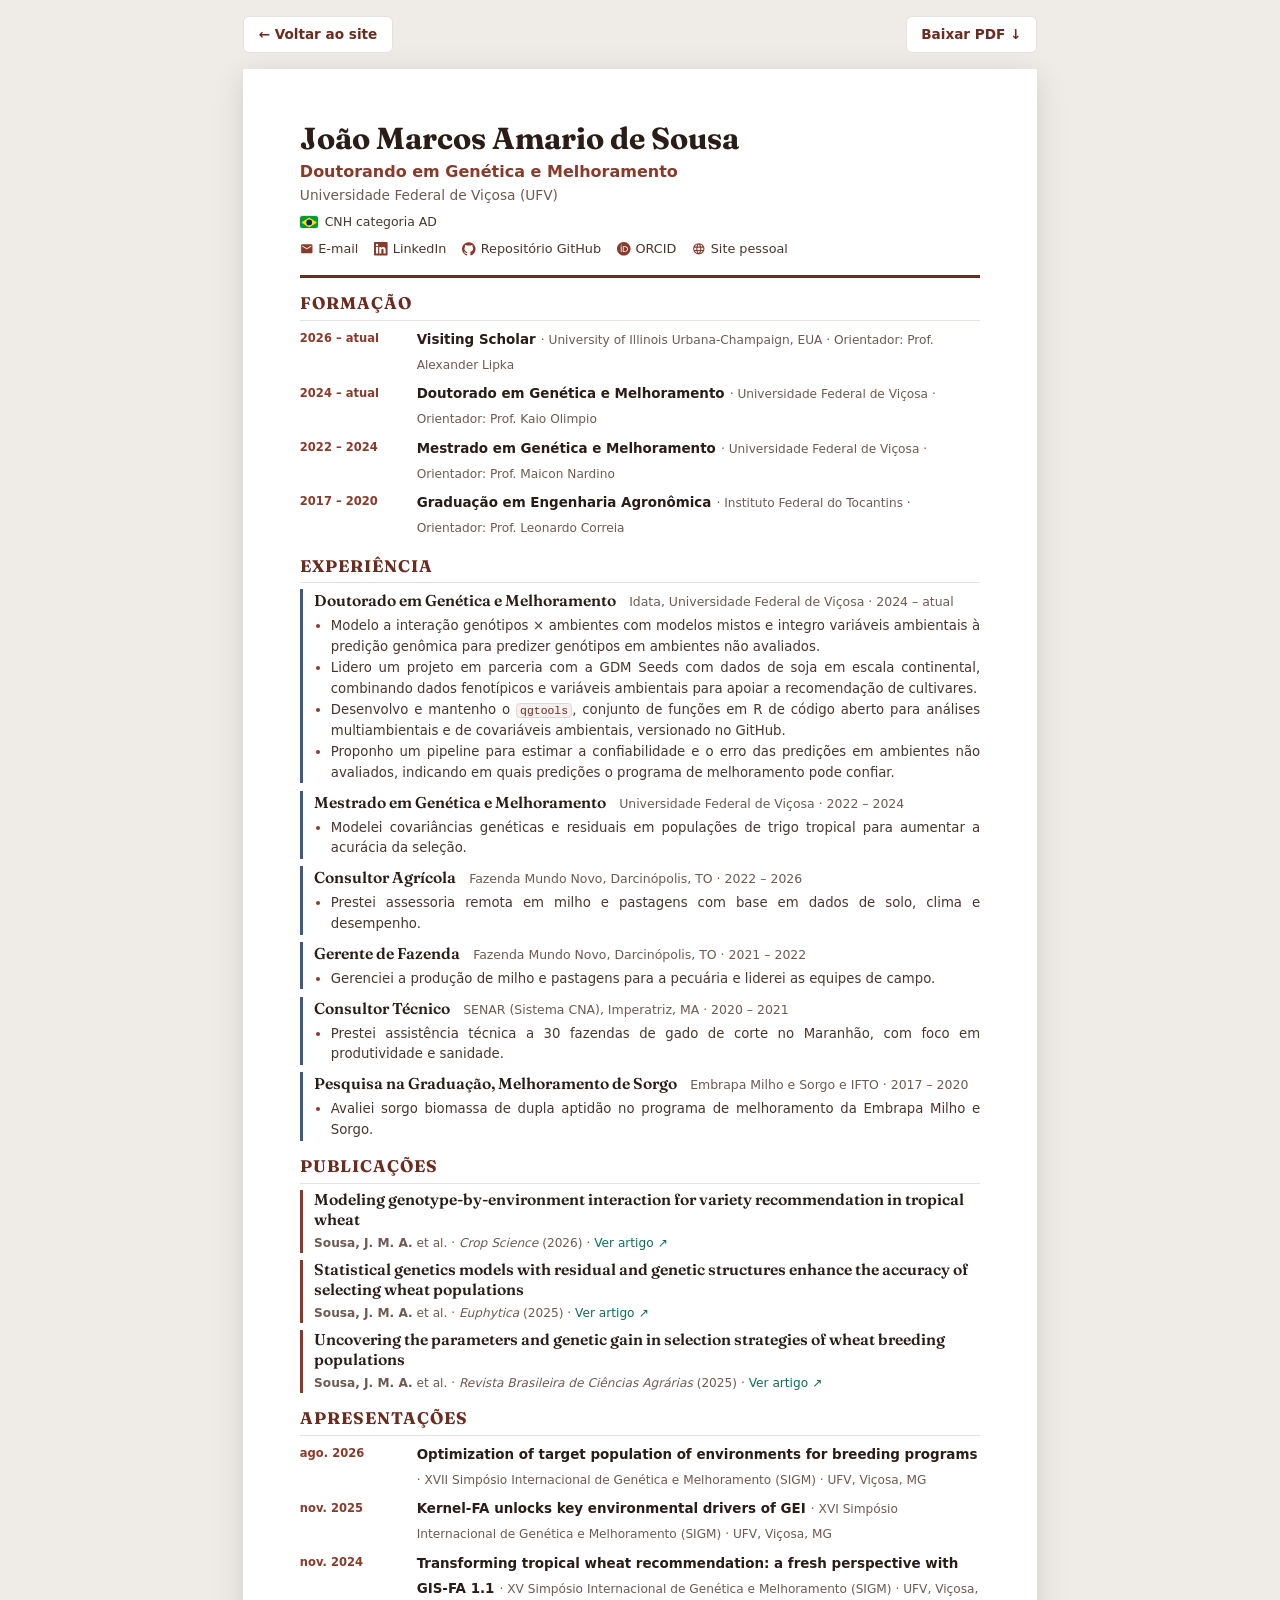
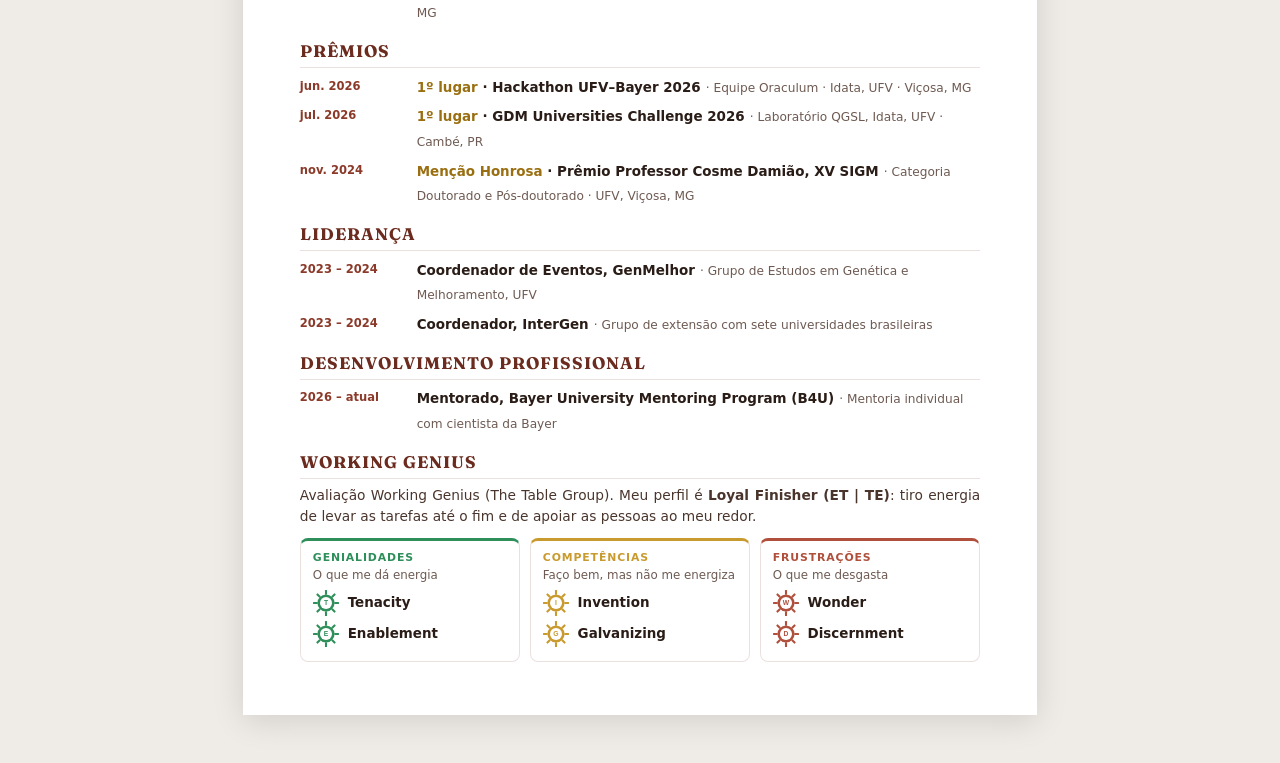
<file: curriculo/index.html>
<!DOCTYPE html>
<html lang="pt-BR">
<head>
<meta charset="UTF-8">
<meta name="viewport" content="width=device-width, initial-scale=1.0">
<title>Currículo | João Amario</title>
  <meta name="description" content="Currículo de João Marcos Amario de Sousa, doutorando em Genética e Melhoramento pela UFV: formação, experiência, publicações e prêmios.">
  <meta name="author" content="João Marcos Amario de Sousa">
  <meta property="og:type" content="website">
  <meta property="og:site_name" content="João Amario">
  <meta property="og:title" content="Currículo | João Amario">
  <meta property="og:description" content="Currículo de João Marcos Amario de Sousa, doutorando em Genética e Melhoramento pela UFV: formação, experiência, publicações e prêmios.">
  <meta property="og:url" content="https://amario17.github.io/curriculo/">
  <meta property="og:image" content="https://amario17.github.io/assets/perfil.jpg">
  <meta property="og:locale" content="pt_BR">
  <meta name="twitter:card" content="summary">
  <link rel="icon" href="/favicon.svg" type="image/svg+xml">
<link rel="canonical" href="https://amario17.github.io/curriculo/">
<link rel="preconnect" href="https://fonts.googleapis.com">
<link href="https://fonts.googleapis.com/css2?family=Fraunces:opsz,wght@9..144,500;9..144,600;9..144,700&display=swap" rel="stylesheet">
<style>
  :root {
    --wine: #6b2c1f;
    --wine-2: #8b3a2a;
    --teal: #0b6e57;
    --text: #2a1c16;
    --text-2: #4a352d;
    --muted: #6e5a52;
    --border: rgba(107,44,31,0.14);
    --paper: #ffffff;
    --bg: #efebe6;
    --display: 'Fraunces', Georgia, serif;
    --body: ui-sans-serif, system-ui, 'Segoe UI', sans-serif;
  }
  * { box-sizing: border-box; margin: 0; padding: 0; }
  body { background: var(--bg); font-family: var(--body); color: var(--text); line-height: 1.55; }

  /* ── Editor toolbar (not printed, not part of the CV) ── */
  .toolbar {
    position: sticky; top: 0; z-index: 10;
    display: flex; flex-wrap: wrap; align-items: center; gap: 0.5rem;
    padding: 0.7rem 1rem;
    background: var(--wine); color: #fff;
    box-shadow: 0 2px 12px rgba(0,0,0,0.15);
    font-size: 0.85rem;
  }
  .toolbar strong { font-family: var(--display); font-size: 1rem; margin-right: 0.5rem; }
  .toolbar button {
    font: inherit; font-weight: 600;
    background: rgba(255,255,255,0.14); color: #fff;
    border: 1px solid rgba(255,255,255,0.25); border-radius: 6px;
    padding: 0.35rem 0.75rem; cursor: pointer;
  }
  .toolbar button:hover { background: rgba(255,255,255,0.26); }
  .toolbar button.primary { background: #fff; color: var(--wine); }
  .toolbar .sep { width: 1px; height: 1.4rem; background: rgba(255,255,255,0.3); margin: 0 0.25rem; }
  .toolbar .status { margin-left: auto; opacity: 0.85; font-size: 0.8rem; }
  .help {
    max-width: 210mm; margin: 1rem auto 0; padding: 0.8rem 1rem;
    background: #fff8e6; border: 1px solid #e8d49a; border-radius: 8px;
    font-size: 0.85rem; color: #5a4a20;
  }
  .help b { color: #3d3210; }

  /* ── CV page (A4) ── */
  .cv {
    width: 210mm; min-height: 297mm;
    margin: 1rem auto 3rem; padding: 14mm 15mm;
    background: var(--paper);
    box-shadow: 0 6px 30px rgba(0,0,0,0.12);
  }

  .cv-header { display: flex; gap: 1.2rem; align-items: center; padding-bottom: 1rem; border-bottom: 3px solid var(--wine); }
  .cv-photo img { width: 30mm; height: 30mm; border-radius: 50%; object-fit: cover; object-position: center top; display: block; border: 3px solid #fff; box-shadow: 0 0 0 2px var(--wine); }
  .cv-header h1 { font-family: var(--display); font-size: 1.9rem; line-height: 1.1; color: var(--text); }
  .cv-role { color: var(--wine-2); font-weight: 600; margin: 0.25rem 0 0.5rem; }
  .cv-contact { display: flex; flex-wrap: wrap; gap: 0.15rem 1rem; font-size: 0.8rem; color: var(--text-2); }

  .cv h2 {
    font-family: var(--display); font-size: 1.05rem; color: var(--wine);
    text-transform: uppercase; letter-spacing: 0.06em;
    margin: 1.1rem 0 0.55rem; padding-bottom: 0.2rem; border-bottom: 1px solid var(--border);
  }
  .cv p { font-size: 0.86rem; color: var(--text-2); text-align: justify; }
  .cv-grid { display: grid; grid-template-columns: 1fr 62mm; gap: 7mm; }

  .job { margin-bottom: 0.75rem; }
  .job-title { font-weight: 700; font-size: 0.9rem; color: var(--text); }
  .job-meta { font-size: 0.78rem; color: var(--muted); margin-bottom: 0.25rem; }
  .cv ul { padding-left: 1.05rem; }
  .cv li { font-size: 0.83rem; color: var(--text-2); margin-bottom: 0.15rem; text-align: justify; }
  .cv li::marker { color: var(--wine-2); }

  .proj { margin-bottom: 0.65rem; }
  .proj-title { font-weight: 700; font-size: 0.88rem; }
  .proj-tags { font-size: 0.74rem; color: var(--teal); margin-top: 0.15rem; }

  .pub-item { margin-bottom: 0.7rem; padding-left: 0.7rem; border-left: 3px solid var(--wine-2); }
  .pub-title { font-family: var(--display); font-size: 0.98rem; font-weight: 600; line-height: 1.3; color: var(--text); margin-bottom: 0.2rem; }
  .pub-meta { font-size: 0.76rem; color: var(--muted); font-style: italic; }

  .side-item { margin-bottom: 0.6rem; }
  .side-item .year { font-size: 0.72rem; font-weight: 700; color: var(--wine-2); }
  .side-item .title { font-size: 0.84rem; font-weight: 700; }
  .side-item .sub { font-size: 0.76rem; color: var(--muted); }

  .skill-group { margin-bottom: 0.6rem; }
  .skill-group-title { font-size: 0.72rem; font-weight: 700; color: var(--muted); text-transform: uppercase; letter-spacing: 0.06em; margin-bottom: 0.25rem; }
  .skill { margin-bottom: 0.35rem; }
  .skill-label { display: flex; justify-content: space-between; gap: 0.5rem; font-size: 0.78rem; }
  .skill-label b { color: var(--text-2); font-weight: 700; }
  .skill-bar { height: 5px; background: #eee6e2; border-radius: 3px; overflow: hidden; margin-top: 2px; }
  .skill-bar span { display: block; height: 100%; background: #8f8580; border-radius: 3px; transition: width 0.3s; }
  /* Hard skills in slate blues, a family not used by the Working Genius colours */
  .skills-grid .skill-group:nth-child(1) .skill-bar span { background: #3d5a80; }
  .skills-grid .skill-group:nth-child(2) .skill-bar span { background: #5f86ad; }
  .skills-grid .skill-group:nth-child(3) .skill-bar span { background: #8497aa; }

  .note { font-size: 0.78rem; color: var(--muted); }

  /* Single-column layout: timelines and skills spread across the page */
  .side-item { display: grid; grid-template-columns: 6.5rem 1fr; column-gap: 0.8rem; }
  .side-item .year { grid-row: span 2; padding-top: 0.1rem; }
  .side-item .title, .side-item .sub { grid-column: 2; }
  .skills-grid { display: grid; grid-template-columns: repeat(3, 1fr); gap: 1.2rem; }

  /* Hard / soft skills */
  .skills-subtitle { font-size: 0.78rem; font-weight: 800; letter-spacing: 0.08em; text-transform: uppercase; color: var(--text); margin: 0.6rem 0 0.4rem; }
  .soft-grid { display: grid; grid-template-columns: repeat(3, 1fr); column-gap: 1.2rem; }
  .skill.genius .skill-bar span { background: #2f8f5b; }
  .skill.competency .skill-bar span { background: #c99a2e; }
  .wg-tag { display: inline-flex; align-items: center; justify-content: center; width: 1.05rem; height: 1.05rem; border-radius: 50%; font-size: 0.6rem; font-style: normal; font-weight: 800; color: #fff; vertical-align: 1px; margin-left: 0.2rem; }
  .wg-tag.genius { background: #2f8f5b; }
  .wg-tag.competency { background: #c99a2e; }
  .soft-note { margin-top: 0.3rem; }
  .cv .skills-scale { font-size: 0.74rem; color: var(--muted); margin-bottom: 0.2rem; }

  /* Professional references */
  .refs { display: grid; grid-template-columns: 1fr 1fr; gap: 0.7rem 1.2rem; }
  .ref { padding: 0.6rem 0.8rem; border: 1px solid var(--border); border-radius: 8px; }
  .ref-name { font-family: var(--display); font-weight: 600; font-size: 0.95rem; color: var(--text); }
  .ref-role { font-size: 0.78rem; color: var(--muted); margin: 0.1rem 0 0.25rem; }
  .ref-contact { font-size: 0.82rem; color: var(--teal); font-weight: 600; }
  .fill-me { background: #fff1b8; color: #7a5d00; padding: 0 0.3rem; border-radius: 3px; font-weight: 600; }

  /* Header details */
  .cv-role { margin-bottom: 0.05rem; }
  .cv-inst { font-size: 0.86rem; color: var(--muted); margin-bottom: 0.35rem; }
  .cv-license { display: flex; align-items: center; gap: 0.4rem; font-size: 0.78rem; color: var(--text-2); margin-bottom: 0.45rem; }
  .cv-license .flag { width: 1.15rem; height: auto; flex: 0 0 auto; box-shadow: 0 0 0 1px rgba(0,0,0,0.08); border-radius: 2px; }
  .cv-contact a, .cv-contact span { display: inline-flex; align-items: center; gap: 0.3rem; color: var(--text-2); text-decoration: none; }
  .cv-contact a:hover { color: var(--wine); }
  .cv-contact .ci { width: 0.85rem; height: 0.85rem; fill: var(--wine-2); flex: 0 0 auto; }

  /* Experience highlighted like projects and publications */
  .job { padding-left: 0.7rem; border-left: 3px solid #3d5a80; margin-bottom: 0.8rem; }
  .cv .job-title { font-family: var(--display); font-size: 0.98rem; font-weight: 600; color: var(--text); }

  /* Keep blocks whole when printing */
  @media print {
    .job, .proj, .pub-item, .award, .awards, .side-item, .wg-groups, .wg-group, .skills-grid, .soft-grid, .skill-group,
    .refs, .ref, .cv-header, .cv-grid { break-inside: avoid; page-break-inside: avoid; }
    .cv h2, .skills-subtitle { break-after: avoid; page-break-after: avoid; }
    .cv p, .cv li { orphans: 3; widows: 3; }
  }

  /* R package / software names */
  .cv code.pkg { font-family: 'Fira Code', Consolas, 'Courier New', monospace; font-size: 0.86em; font-style: normal; color: var(--wine); background: rgba(107,44,31,0.07); border: 1px solid rgba(107,44,31,0.12); border-radius: 4px; padding: 0 0.28em; white-space: nowrap; }

  .side-item .year-note { font-weight: 600; font-size: 0.66rem; color: var(--muted); }

  /* Awards highlight band */
  .awards { display: grid; grid-template-columns: 1fr 1fr; gap: 0.8rem; }
  .award {
    display: grid; grid-template-columns: auto 1fr; column-gap: 0.75rem; align-items: start; align-content: start;
    padding: 0.8rem 0.9rem;
    border: 1px solid rgba(201,154,46,0.45);
    border-left: 4px solid #c99a2e;
    border-radius: 8px;
    background: linear-gradient(135deg, rgba(201,154,46,0.12), rgba(255,255,255,0) 70%);
  }
  .award-icon { grid-row: 1 / span 3; width: 40px; height: 40px; color: #b8871d; }
  .award > div { display: contents; }
  .award-place, .award-title, .award-sub { grid-column: 2; }
  .award p { grid-column: 1 / -1; margin-top: 0.35rem; }
  .cv sub { font-size: 0.7em; line-height: 0; }
  .award-place { font-size: 0.95rem; font-weight: 800; letter-spacing: 0.06em; line-height: 1.2; text-transform: uppercase; color: #9a6f12; }
  .award-title { font-family: var(--display); font-size: 1rem; font-weight: 700; color: var(--text); line-height: 1.25; }
  .award-sub { font-size: 0.76rem; color: var(--muted); margin: 0.1rem 0 0.25rem; }
  .award p { font-size: 0.74rem; line-height: 1.5; color: var(--muted); }

  /* Project status tags */
  .proj-head { display: flex; justify-content: space-between; align-items: baseline; gap: 0.6rem; }
  .status-tag {
    flex: 0 0 auto; font-size: 0.66rem; font-weight: 700; letter-spacing: 0.05em; text-transform: uppercase;
    padding: 0.1rem 0.5rem; border-radius: 99px; white-space: nowrap;
  }
  /* Projects highlighted like the publications; the left rule follows the status tag */
  .proj { padding-left: 0.7rem; border-left: 3px solid #8f8580; margin-bottom: 0.8rem; }
  .proj:has(.status-tag.done) { border-left-color: #2f8f5b; }
  .proj:has(.status-tag.ongoing) { border-left-color: #c99a2e; }
  .proj:has(.status-tag.live) { border-left-color: var(--teal); }
  .cv .proj-title { font-family: var(--display); font-size: 0.98rem; font-weight: 600; line-height: 1.3; color: var(--text); text-align: left; }
  .proj-head { margin-bottom: 0.2rem; }
  .status-tag.done { background: rgba(47,143,91,0.14); color: #2a7a4f; }
  .status-tag.ongoing { background: rgba(201,154,46,0.18); color: #8a6512; }
  .status-tag.live { background: rgba(11,110,87,0.12); color: var(--teal); }

  .pub-meta a { color: var(--teal); text-decoration: none; font-style: normal; }
  .pub-meta a:hover { text-decoration: underline; }
  .pub-authors { font-size: 0.78rem; color: var(--text-2); text-align: justify; }
  .pub-authors b { color: var(--text); }
  .cv .job-meta, .cv .pub-meta { text-align: justify; }
  .cv .pub-title { text-align: left; }   /* justified short titles open wide gaps */

  /* Working Genius */
  .wg-intro { margin-bottom: 0.7rem; }
  .wg-groups { display: grid; grid-template-columns: repeat(3, 1fr); gap: 0.8rem; }
  .wg-group { border: 1px solid var(--border); border-top: 3px solid var(--wg); border-radius: 8px; padding: 0.7rem 0.8rem; }
  .wg-group.genius { --wg: #2f8f5b; }
  .wg-group.competency { --wg: #c99a2e; }
  .wg-group.frustration { --wg: #b0503c; }
  .wg-group-title { font-size: 0.68rem; font-weight: 800; letter-spacing: 0.08em; text-transform: uppercase; color: var(--wg); }
  .wg-group-sub { font-size: 0.74rem; color: var(--muted); margin-bottom: 0.5rem; }
  .wg-gear { display: flex; gap: 0.55rem; align-items: flex-start; margin-bottom: 0.5rem; }
  .wg-gear svg { flex: 0 0 auto; width: 34px; height: 34px; color: var(--wg); }
  .wg-gear-name { font-weight: 700; font-size: 0.84rem; }
  .wg-gear-desc { font-size: 0.76rem; color: var(--text-2); line-height: 1.4; }

  @media print {
    body { background: #fff; }
    .toolbar, .help { display: none; }
    .cv { margin: 0; box-shadow: none; width: auto; min-height: auto; padding: 0; }
    @page {
      size: A4; margin: 12mm 13mm 16mm;
      @bottom-right {
        content: counter(page);
        font: 700 8pt 'Segoe UI', sans-serif; color: #fff;
        background: #6b2c1f; border-radius: 50%;
        width: 6.5mm; height: 6.5mm; margin: 0 0 5mm auto;
        text-align: center; vertical-align: middle;
      }
    }
  }
  /* Award cards: compact, left-aligned text (overrides the rules above) */
  .award { padding: 0.65rem 0.85rem 0.7rem; column-gap: 0.65rem; row-gap: 0; }
  .award-icon { width: 30px; height: 30px; margin-top: 0.1rem; }
  .award-place { font-size: 0.86rem; letter-spacing: 0.05em; line-height: 1.15; }
  .award-title { font-size: 0.88rem; line-height: 1.2; margin-top: 0.1rem; }
  .award-sub { font-size: 0.72rem; line-height: 1.35; margin: 0.15rem 0 0; }
  .cv .award p { text-align: justify; hyphens: manual; font-size: 0.74rem; line-height: 1.45; margin-top: 0.45rem; }

  /* Two-page layout: compact Working Genius and skill rows (overrides the rules above) */
  .wg-groups { gap: 0.6rem; }
  .wg-group { padding: 0.55rem 0.75rem; }
  .wg-group-sub { margin-bottom: 0.35rem; }
  .wg-gear { align-items: center; margin-bottom: 0.3rem; }
  .wg-gear svg { width: 26px; height: 26px; }
  .skill { margin-bottom: 0.2rem; }
  .skill-group { margin-bottom: 0.3rem; }
  .skills-subtitle { margin: 0.35rem 0 0.25rem; }

  /* Soft skills as chips */
  .soft-chips { display: flex; flex-wrap: wrap; gap: 0.35rem 0.4rem; }
  .chip { display: inline-flex; align-items: center; gap: 0.3rem; font-size: 0.76rem; color: var(--text); padding: 0.18rem 0.55rem; border-radius: 99px; border: 1px solid; }
  .chip b { font-weight: 700; font-size: 0.7rem; color: var(--muted); }
  .chip.genius { background: rgba(47,143,91,0.10); border-color: rgba(47,143,91,0.35); }
  .chip.competency { background: rgba(201,154,46,0.12); border-color: rgba(201,154,46,0.45); }
  .chip.neutral { background: rgba(143,133,128,0.10); border-color: rgba(143,133,128,0.35); }
  .chip .wg-tag { margin-left: 0; }

  /* Two-page density: inline titles and details, tighter section spacing */
  .cv h2 { margin: 0.8rem 0 0.4rem; }
  .cv p { line-height: 1.5; }
  .side-item { display: block; position: relative; padding-left: 7.3rem; margin-bottom: 0.3rem; }
  .side-item .year { position: absolute; left: 0; top: 0.1rem; width: 6.5rem; }
  .side-item .title, .side-item .sub { display: inline; }
  .side-item .sub::before { content: ' · '; }
  .side-item:has(.year-note) { min-height: 2.2rem; }
  .job { margin-bottom: 0.45rem; }
  .cv .job-title { display: inline; }
  .job-meta { display: inline; margin-left: 0.5rem; }
  .job ul { margin-top: 0.15rem; }
  .cv li { margin-bottom: 0.05rem; }
  .pub-item { margin-bottom: 0.45rem; }

  /* Awards as compact rows */
  .award-rank { color: #9a6f12; font-weight: 800; }
  .pub-meta { font-style: normal; }

  /* Education: same row height for every entry, with or without the (expected) note */
  .side-item.edu { min-height: 0; }
  .cv .edu-note { font-size: 0.66rem; line-height: 1.2; color: var(--muted); margin: -0.1rem 0 0; padding-left: 7.3rem; }
  /* Published page */
  .cv-actions { max-width: 210mm; margin: 1rem auto 0; display: flex; justify-content: space-between; gap: 1rem; }
  .cv-actions a { font-size: 0.85rem; font-weight: 700; color: var(--wine); text-decoration: none; padding: 0.45rem 0.9rem; border: 1px solid var(--border); border-radius: 6px; background: #fff; }
  .cv-actions a:hover { background: var(--wine); color: #fff; }
  .skill-bar span { transition: none; }
  @media screen and (max-width: 840px) {
    .cv { width: auto; min-height: 0; margin: 1rem; padding: 1.4rem; }
    .cv-header { flex-direction: column; text-align: center; }
    .cv-contact, .cv-license { justify-content: center; }
    .awards, .wg-groups, .skills-grid, .soft-grid { grid-template-columns: 1fr; }
  }
  @media screen and (max-width: 560px) {
    .cv { margin: 0.5rem; padding: 1.1rem; }
    .side-item { padding-left: 0; }
    .side-item .year { position: static; width: auto; margin-bottom: 0.1rem; }
    .cv p, .cv li, .cv .job-meta, .cv .pub-meta, .cv .pub-authors { text-align: left; }
    .cv .job-meta { display: block; margin-left: 0; }
  }
  @media print {
    * { -webkit-print-color-adjust: exact; print-color-adjust: exact; }
    .cv-actions { display: none; }
    .cv h2 { break-after: avoid; }
    .job, .proj, .pub-item, .award, .side-item, .wg-group, .skill, .cv-header, .ref, .refs { break-inside: avoid; }
    .cv-sec.keep { break-inside: avoid; page-break-inside: avoid; }
    .keep-block { break-inside: avoid; page-break-inside: avoid; }
    .cv { zoom: 0.92; }   /* print scale */
    /* Vertical rhythm: gaps scaled by SP so the content fills both pages evenly */
    .cv h2 { margin-top: calc(0.8rem * 2.2); margin-bottom: calc(0.4rem * 2.2); }
    .cv .job, .cv .pub-item { margin-bottom: calc(0.45rem * 2.2); }
    .cv .side-item { margin-bottom: calc(0.3rem * 2.2); }
    .cv .job ul { margin-top: calc(0.15rem * 2.2); }
    .cv li { margin-bottom: calc(0.05rem * 2.2); }
    .cv .wg-intro { margin-bottom: calc(0.7rem * 2.2); }
  }
</style>
</head>
<body>
<div class="cv-actions"><a href="/">&#8592; Voltar ao site</a><a href="/assets/joao_amario_cv_pt.pdf" download>Baixar PDF &#8595;</a></div>



<div class="cv" id="cv">

  <div class="cv-header">
    <div>
      <h1>João Marcos Amario de Sousa</h1>
      <div class="cv-role">Doutorando em Genética e Melhoramento</div>
      <div class="cv-inst">Universidade Federal de Viçosa (UFV)</div>
      <div class="cv-license"><svg class="flag" viewBox="0 0 20 14" aria-label="Brasil" role="img"><rect width="20" height="14" rx="1.5" fill="#009c3b"/><path d="M10 1.6 18.4 7 10 12.4 1.6 7z" fill="#ffdf00"/><circle cx="10" cy="7" r="3.1" fill="#002776"/></svg><span>CNH categoria AD</span></div>
      <div class="cv-contact">
        <a href="mailto:joao.m.sousa@ufv.br"><svg class="ci" viewBox="0 0 24 24" aria-hidden="true"><path d="M20 4H4c-1.1 0-2 .9-2 2v12c0 1.1.9 2 2 2h16c1.1 0 2-.9 2-2V6c0-1.1-.9-2-2-2zm0 4-8 5-8-5V6l8 5 8-5v2z"/></svg>E-mail</a>
        <a href="https://www.linkedin.com/in/jo%C3%A3o-marcos-amario-6143ba265/" target="_blank" rel="noopener"><svg class="ci" viewBox="0 0 24 24" aria-hidden="true"><path d="M20.447 20.452h-3.554v-5.569c0-1.328-.027-3.037-1.852-3.037-1.853 0-2.136 1.445-2.136 2.939v5.667H9.351V9h3.414v1.561h.046c.477-.9 1.637-1.85 3.37-1.85 3.601 0 4.267 2.37 4.267 5.455v6.286zM5.337 7.433a2.062 2.062 0 0 1-2.063-2.065 2.064 2.064 0 1 1 2.063 2.065zm1.782 13.019H3.555V9h3.564v11.452zM22.225 0H1.771C.792 0 0 .774 0 1.729v20.542C0 23.227.792 24 1.771 24h20.451C23.2 24 24 23.227 24 22.271V1.729C24 .774 23.2 0 22.222 0h.003z"/></svg>LinkedIn</a>
        <a href="https://github.com/amario17" target="_blank" rel="noopener"><svg class="ci" viewBox="0 0 24 24" aria-hidden="true"><path d="M12 .297c-6.63 0-12 5.373-12 12 0 5.303 3.438 9.8 8.205 11.385.6.113.82-.258.82-.577 0-.285-.01-1.04-.015-2.04-3.338.724-4.042-1.61-4.042-1.61C4.422 18.07 3.633 17.7 3.633 17.7c-1.087-.744.084-.729.084-.729 1.205.084 1.838 1.236 1.838 1.236 1.07 1.835 2.809 1.305 3.495.998.108-.776.417-1.305.76-1.605-2.665-.3-5.466-1.332-5.466-5.93 0-1.31.465-2.38 1.235-3.22-.135-.303-.54-1.523.105-3.176 0 0 1.005-.322 3.3 1.23.96-.267 1.98-.399 3-.405 1.02.006 2.04.138 3 .405 2.28-1.552 3.285-1.23 3.285-1.23.645 1.653.24 2.873.12 3.176.765.84 1.23 1.91 1.23 3.22 0 4.61-2.805 5.625-5.475 5.92.42.36.81 1.096.81 2.22 0 1.606-.015 2.896-.015 3.286 0 .315.21.69.825.57C20.565 22.092 24 17.592 24 12.297c0-6.627-5.373-12-12-12"/></svg>Repositório GitHub</a>
        <a href="https://orcid.org/0009-0002-5102-7142" target="_blank" rel="noopener"><svg class="ci" viewBox="0 0 24 24" aria-hidden="true"><path d="M12 0C5.372 0 0 5.372 0 12s5.372 12 12 12 12-5.372 12-12S18.628 0 12 0zM7.369 4.378c.525 0 .947.431.947.947 0 .525-.422.947-.947.947a.95.95 0 0 1-.947-.947c0-.516.422-.947.947-.947zm-.722 3.038h1.444v10.041H6.647V7.416zm3.562 0h3.9c3.712 0 5.344 2.653 5.344 5.025 0 2.578-2.016 5.025-5.325 5.025h-3.919V7.416zm1.444 1.303v7.444h2.297c3.272 0 4.022-2.484 4.022-3.722 0-2.016-1.284-3.722-4.097-3.722h-2.222z"/></svg>ORCID</a>
        <a href="https://amario17.github.io" target="_blank" rel="noopener"><svg class="ci" viewBox="0 0 24 24" aria-hidden="true"><path d="M12 2a10 10 0 1 0 0 20 10 10 0 0 0 0-20zm6.9 6h-2.95a15.7 15.7 0 0 0-1.38-3.56A8.03 8.03 0 0 1 18.9 8zM12 4.04c.83 1.2 1.48 2.53 1.91 3.96h-3.82c.43-1.43 1.08-2.76 1.91-3.96zM4.26 14a8.2 8.2 0 0 1 0-4h3.38a16.5 16.5 0 0 0 0 4H4.26zm.82 2h2.95c.32 1.25.78 2.45 1.38 3.56A7.99 7.99 0 0 1 5.08 16zm2.95-8H5.08a7.99 7.99 0 0 1 4.33-3.56A15.65 15.65 0 0 0 8.03 8zM12 19.96c-.83-1.2-1.48-2.53-1.91-3.96h3.82c-.43 1.43-1.08 2.76-1.91 3.96zM14.34 14H9.66a14.7 14.7 0 0 1 0-4h4.68a14.7 14.7 0 0 1 0 4zm.25 5.56c.6-1.11 1.06-2.31 1.38-3.56h2.95a8.03 8.03 0 0 1-4.33 3.56zM16.36 14a16.5 16.5 0 0 0 0-4h3.38a8.2 8.2 0 0 1 0 4h-3.38z"/></svg>Site pessoal</a>
      </div>
    </div>
  </div>

<section class="cv-sec keep">
      <h2>Formação</h2>
      <div class="side-item edu">
        <div class="year">2026 – atual</div>
        <div class="title">Visiting Scholar</div>
        <div class="sub">University of Illinois Urbana-Champaign, EUA · Orientador: Prof. Alexander Lipka</div>
      </div>
      <div class="side-item edu">
        <div class="year">2024 – atual</div>
        <div class="title">Doutorado em Genética e Melhoramento</div>
        <div class="sub">Universidade Federal de Viçosa · Orientador: Prof. Kaio Olimpio</div>
      </div>
      <div class="side-item edu">
        <div class="year">2022 – 2024</div>
        <div class="title">Mestrado em Genética e Melhoramento</div>
        <div class="sub">Universidade Federal de Viçosa · Orientador: Prof. Maicon Nardino</div>
      </div>
      <div class="side-item edu">
        <div class="year">2017 – 2020</div>
        <div class="title">Graduação em Engenharia Agronômica</div>
        <div class="sub">Instituto Federal do Tocantins · Orientador: Prof. Leonardo Correia</div>
      </div>


</section>
<section class="cv-sec">
      <h2>Experiência</h2>
      <div class="job">
        <div class="job-title">Doutorado em Genética e Melhoramento</div>
        <div class="job-meta">Idata, Universidade Federal de Viçosa · 2024 – atual</div>
        <ul>
          <li>Modelo a interação genótipos × ambientes com modelos mistos e integro variáveis ambientais à predição genômica para predizer genótipos em ambientes não avaliados.</li>
          <li>Lidero um projeto em parceria com a GDM Seeds com dados de soja em escala continental, combinando dados fenotípicos e variáveis ambientais para apoiar a recomendação de cultivares.</li>
          <li>Desenvolvo e mantenho o <code class="pkg">qgtools</code>, conjunto de funções em R de código aberto para análises multiambientais e de covariáveis ambientais, versionado no GitHub.</li>
          <li>Proponho um pipeline para estimar a confiabilidade e o erro das predições em ambientes não avaliados, indicando em quais predições o programa de melhoramento pode confiar.</li>
        </ul>
      </div>
      <div class="job">
        <div class="job-title">Mestrado em Genética e Melhoramento</div>
        <div class="job-meta">Universidade Federal de Viçosa · 2022 – 2024</div>
        <ul>
          <li>Modelei covariâncias genéticas e residuais em populações de trigo tropical para aumentar a acurácia da seleção.</li>
        </ul>
      </div>
      <div class="job">
        <div class="job-title">Consultor Agrícola</div>
        <div class="job-meta">Fazenda Mundo Novo, Darcinópolis, TO · 2022 – 2026</div>
        <ul>
          <li>Prestei assessoria remota em milho e pastagens com base em dados de solo, clima e desempenho.</li>
        </ul>
      </div>
      <div class="job">
        <div class="job-title">Gerente de Fazenda</div>
        <div class="job-meta">Fazenda Mundo Novo, Darcinópolis, TO · 2021 – 2022</div>
        <ul>
          <li>Gerenciei a produção de milho e pastagens para a pecuária e liderei as equipes de campo.</li>
        </ul>
      </div>
      <div class="job">
        <div class="job-title">Consultor Técnico</div>
        <div class="job-meta">SENAR (Sistema CNA), Imperatriz, MA · 2020 – 2021</div>
        <ul>
          <li>Prestei assistência técnica a 30 fazendas de gado de corte no Maranhão, com foco em produtividade e sanidade.</li>
        </ul>
      </div>
      <div class="job">
        <div class="job-title">Pesquisa na Graduação, Melhoramento de Sorgo</div>
        <div class="job-meta">Embrapa Milho e Sorgo e IFTO · 2017 – 2020</div>
        <ul>
          <li>Avaliei sorgo biomassa de dupla aptidão no programa de melhoramento da Embrapa Milho e Sorgo.</li>
        </ul>
      </div>


</section>
<section class="cv-sec">
      <h2>Publicações</h2>
      <div class="pub-item">
        <div class="pub-title">Modeling genotype-by-environment interaction for variety recommendation in tropical wheat</div>
        <div class="pub-meta"><b>Sousa, J. M. A.</b> et al. · <i>Crop Science</i> (2026) · <a href="https://doi.org/10.1002/csc2.70309" target="_blank" rel="noopener">Ver artigo &#8599;</a></div>
      </div>
      <div class="pub-item">
        <div class="pub-title">Statistical genetics models with residual and genetic structures enhance the accuracy of selecting wheat populations</div>
        <div class="pub-meta"><b>Sousa, J. M. A.</b> et al. · <i>Euphytica</i> (2025) · <a href="https://doi.org/10.1007/s10681-025-03500-z" target="_blank" rel="noopener">Ver artigo &#8599;</a></div>
      </div>
      <div class="pub-item">
        <div class="pub-title">Uncovering the parameters and genetic gain in selection strategies of wheat breeding populations</div>
        <div class="pub-meta"><b>Sousa, J. M. A.</b> et al. · <i>Revista Brasileira de Ciências Agrárias</i> (2025) · <a href="https://doi.org/10.5039/agraria.v20i1a3792" target="_blank" rel="noopener">Ver artigo &#8599;</a></div>
      </div>


</section>
<section class="cv-sec keep">
      <h2>Apresentações</h2>
      <div class="side-item">
        <div class="year">ago. 2026</div>
        <div class="title">Optimization of target population of environments for breeding programs</div>
        <div class="sub">XVII Simpósio Internacional de Genética e Melhoramento (SIGM) · UFV, Viçosa, MG</div>
      </div>
      <div class="side-item">
        <div class="year">nov. 2025</div>
        <div class="title">Kernel-FA unlocks key environmental drivers of GEI</div>
        <div class="sub">XVI Simpósio Internacional de Genética e Melhoramento (SIGM) · UFV, Viçosa, MG</div>
      </div>
      <div class="side-item">
        <div class="year">nov. 2024</div>
        <div class="title">Transforming tropical wheat recommendation: a fresh perspective with GIS-FA 1.1</div>
        <div class="sub">XV Simpósio Internacional de Genética e Melhoramento (SIGM) · UFV, Viçosa, MG</div>
      </div>


</section>
<section class="cv-sec keep">
      <h2>Prêmios</h2>
      <div class="side-item">
        <div class="year">jun. 2026</div>
        <div class="title"><span class="award-rank">1º lugar</span> · Hackathon UFV–Bayer 2026</div>
        <div class="sub">Equipe Oraculum · Idata, UFV · Viçosa, MG</div>
      </div>
      <div class="side-item">
        <div class="year">jul. 2026</div>
        <div class="title"><span class="award-rank">1º lugar</span> · GDM Universities Challenge 2026</div>
        <div class="sub">Laboratório QGSL, Idata, UFV · Cambé, PR</div>
      </div>
      <div class="side-item">
        <div class="year">nov. 2024</div>
        <div class="title"><span class="award-rank">Menção Honrosa</span> · Prêmio Professor Cosme Damião, XV SIGM</div>
        <div class="sub">Categoria Doutorado e Pós-doutorado · UFV, Viçosa, MG</div>
      </div>


</section>
<section class="cv-sec keep">
      <h2>Liderança</h2>
      <div class="side-item">
        <div class="year">2023 – 2024</div>
        <div class="title">Coordenador de Eventos, GenMelhor</div>
        <div class="sub">Grupo de Estudos em Genética e Melhoramento, UFV</div>
      </div>
      <div class="side-item">
        <div class="year">2023 – 2024</div>
        <div class="title">Coordenador, InterGen</div>
        <div class="sub">Grupo de extensão com sete universidades brasileiras</div>
      </div>


</section>
<section class="cv-sec keep">
      <h2>Desenvolvimento Profissional</h2>
      <div class="side-item">
        <div class="year">2026 – atual</div>
        <div class="title">Mentorado, Bayer University Mentoring Program (B4U)</div>
        <div class="sub">Mentoria individual com cientista da Bayer</div>
      </div>


</section>
<section class="cv-sec">
  <h2>Working Genius</h2>
  <p class="wg-intro">Avaliação Working Genius (The Table Group). Meu perfil é <b>Loyal Finisher (ET | TE)</b>: tiro energia de levar as tarefas até o fim e de apoiar as pessoas ao meu redor.</p>
  <div class="wg-groups">
    <div class="wg-group genius">
      <div class="wg-group-title">Genialidades</div>
      <div class="wg-group-sub">O que me dá energia</div>
      <div class="wg-gear"><svg viewBox="0 0 100 100" aria-hidden="true"><g fill="currentColor"><rect x="46" y="0" width="8" height="18" rx="2"/><rect x="46" y="82" width="8" height="18" rx="2"/><rect x="0" y="46" width="18" height="8" rx="2"/><rect x="82" y="46" width="18" height="8" rx="2"/><rect x="46" y="0" width="8" height="18" rx="2" transform="rotate(45 50 50)"/><rect x="46" y="82" width="8" height="18" rx="2" transform="rotate(45 50 50)"/><rect x="0" y="46" width="18" height="8" rx="2" transform="rotate(45 50 50)"/><rect x="82" y="46" width="18" height="8" rx="2" transform="rotate(45 50 50)"/><circle cx="50" cy="50" r="33"/></g><circle cx="50" cy="50" r="23" fill="#fff"/><text x="50" y="59" text-anchor="middle" font-size="26" font-weight="700" font-family="sans-serif" fill="currentColor">T</text></svg><div><div class="wg-gear-name">Tenacity</div></div></div>
      <div class="wg-gear"><svg viewBox="0 0 100 100" aria-hidden="true"><g fill="currentColor"><rect x="46" y="0" width="8" height="18" rx="2"/><rect x="46" y="82" width="8" height="18" rx="2"/><rect x="0" y="46" width="18" height="8" rx="2"/><rect x="82" y="46" width="18" height="8" rx="2"/><rect x="46" y="0" width="8" height="18" rx="2" transform="rotate(45 50 50)"/><rect x="46" y="82" width="8" height="18" rx="2" transform="rotate(45 50 50)"/><rect x="0" y="46" width="18" height="8" rx="2" transform="rotate(45 50 50)"/><rect x="82" y="46" width="18" height="8" rx="2" transform="rotate(45 50 50)"/><circle cx="50" cy="50" r="33"/></g><circle cx="50" cy="50" r="23" fill="#fff"/><text x="50" y="59" text-anchor="middle" font-size="26" font-weight="700" font-family="sans-serif" fill="currentColor">E</text></svg><div><div class="wg-gear-name">Enablement</div></div></div>
    </div>
    <div class="wg-group competency">
      <div class="wg-group-title">Competências</div>
      <div class="wg-group-sub">Faço bem, mas não me energiza</div>
      <div class="wg-gear"><svg viewBox="0 0 100 100" aria-hidden="true"><g fill="currentColor"><rect x="46" y="0" width="8" height="18" rx="2"/><rect x="46" y="82" width="8" height="18" rx="2"/><rect x="0" y="46" width="18" height="8" rx="2"/><rect x="82" y="46" width="18" height="8" rx="2"/><rect x="46" y="0" width="8" height="18" rx="2" transform="rotate(45 50 50)"/><rect x="46" y="82" width="8" height="18" rx="2" transform="rotate(45 50 50)"/><rect x="0" y="46" width="18" height="8" rx="2" transform="rotate(45 50 50)"/><rect x="82" y="46" width="18" height="8" rx="2" transform="rotate(45 50 50)"/><circle cx="50" cy="50" r="33"/></g><circle cx="50" cy="50" r="23" fill="#fff"/><text x="50" y="59" text-anchor="middle" font-size="26" font-weight="700" font-family="sans-serif" fill="currentColor">I</text></svg><div><div class="wg-gear-name">Invention</div></div></div>
      <div class="wg-gear"><svg viewBox="0 0 100 100" aria-hidden="true"><g fill="currentColor"><rect x="46" y="0" width="8" height="18" rx="2"/><rect x="46" y="82" width="8" height="18" rx="2"/><rect x="0" y="46" width="18" height="8" rx="2"/><rect x="82" y="46" width="18" height="8" rx="2"/><rect x="46" y="0" width="8" height="18" rx="2" transform="rotate(45 50 50)"/><rect x="46" y="82" width="8" height="18" rx="2" transform="rotate(45 50 50)"/><rect x="0" y="46" width="18" height="8" rx="2" transform="rotate(45 50 50)"/><rect x="82" y="46" width="18" height="8" rx="2" transform="rotate(45 50 50)"/><circle cx="50" cy="50" r="33"/></g><circle cx="50" cy="50" r="23" fill="#fff"/><text x="50" y="59" text-anchor="middle" font-size="26" font-weight="700" font-family="sans-serif" fill="currentColor">G</text></svg><div><div class="wg-gear-name">Galvanizing</div></div></div>
    </div>
    <div class="wg-group frustration">
      <div class="wg-group-title">Frustrações</div>
      <div class="wg-group-sub">O que me desgasta</div>
      <div class="wg-gear"><svg viewBox="0 0 100 100" aria-hidden="true"><g fill="currentColor"><rect x="46" y="0" width="8" height="18" rx="2"/><rect x="46" y="82" width="8" height="18" rx="2"/><rect x="0" y="46" width="18" height="8" rx="2"/><rect x="82" y="46" width="18" height="8" rx="2"/><rect x="46" y="0" width="8" height="18" rx="2" transform="rotate(45 50 50)"/><rect x="46" y="82" width="8" height="18" rx="2" transform="rotate(45 50 50)"/><rect x="0" y="46" width="18" height="8" rx="2" transform="rotate(45 50 50)"/><rect x="82" y="46" width="18" height="8" rx="2" transform="rotate(45 50 50)"/><circle cx="50" cy="50" r="33"/></g><circle cx="50" cy="50" r="23" fill="#fff"/><text x="50" y="59" text-anchor="middle" font-size="26" font-weight="700" font-family="sans-serif" fill="currentColor">W</text></svg><div><div class="wg-gear-name">Wonder</div></div></div>
      <div class="wg-gear"><svg viewBox="0 0 100 100" aria-hidden="true"><g fill="currentColor"><rect x="46" y="0" width="8" height="18" rx="2"/><rect x="46" y="82" width="8" height="18" rx="2"/><rect x="0" y="46" width="18" height="8" rx="2"/><rect x="82" y="46" width="18" height="8" rx="2"/><rect x="46" y="0" width="8" height="18" rx="2" transform="rotate(45 50 50)"/><rect x="46" y="82" width="8" height="18" rx="2" transform="rotate(45 50 50)"/><rect x="0" y="46" width="18" height="8" rx="2" transform="rotate(45 50 50)"/><rect x="82" y="46" width="18" height="8" rx="2" transform="rotate(45 50 50)"/><circle cx="50" cy="50" r="33"/></g><circle cx="50" cy="50" r="23" fill="#fff"/><text x="50" y="59" text-anchor="middle" font-size="26" font-weight="700" font-family="sans-serif" fill="currentColor">D</text></svg><div><div class="wg-gear-name">Discernment</div></div></div>
    </div>
  </div>
</section>
</div>

</body>
</html>
</file>
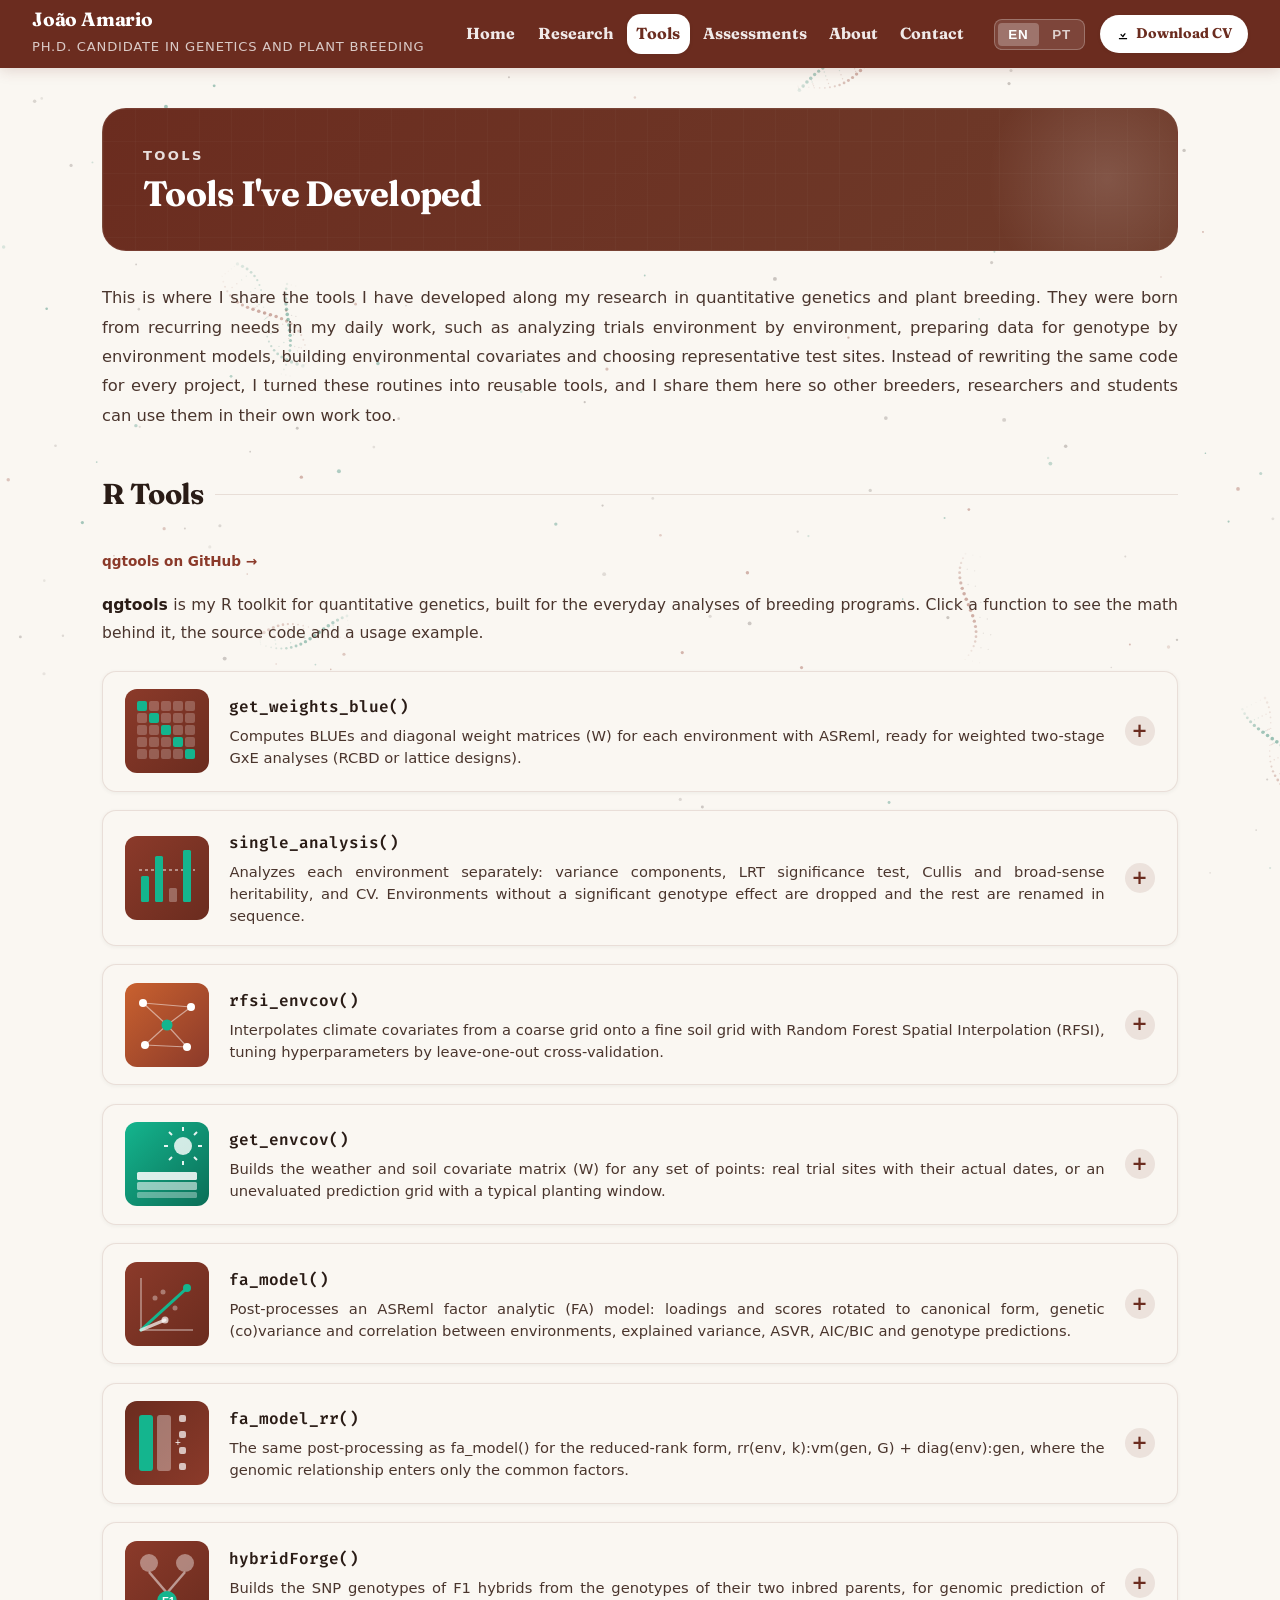
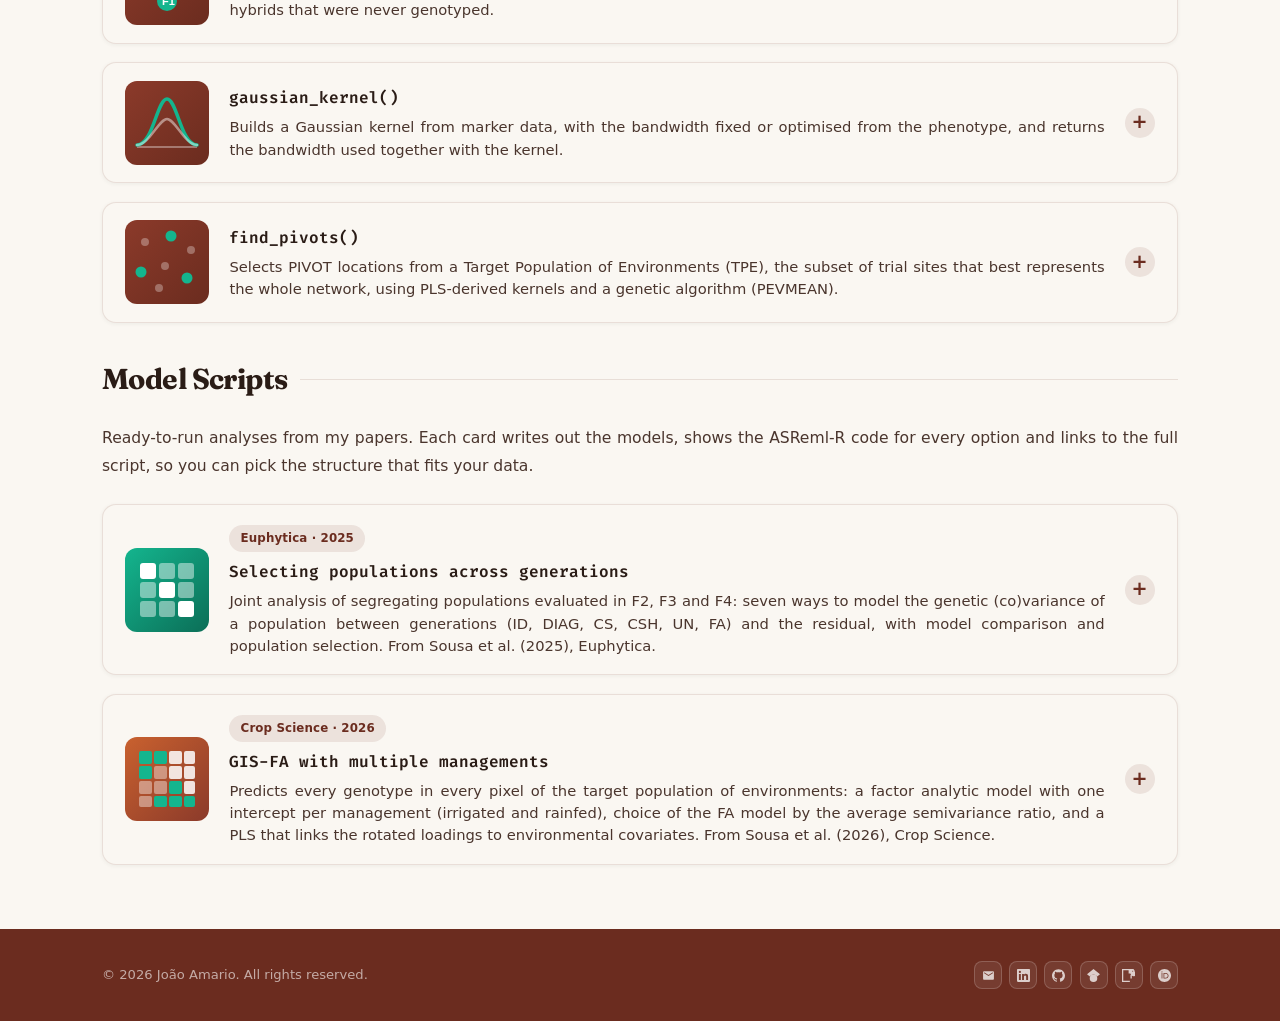
<file: projects/index.html>
<!DOCTYPE html>
<html lang="en">
<head>
  <meta charset="UTF-8">
  <meta name="viewport" content="width=device-width, initial-scale=1.0">
  <title>Tools | João Amario</title>
  <meta name="description" content="R functions developed by João Amario for quantitative genetics: two-stage multi-environment trial analysis, environmental covariates and spatial interpolation.">
  <meta name="author" content="João Marcos Amario de Sousa">
  <meta property="og:type" content="website">
  <meta property="og:site_name" content="João Amario">
  <meta property="og:title" content="Tools | João Amario">
  <meta property="og:description" content="R functions developed by João Amario for quantitative genetics: two-stage multi-environment trial analysis, environmental covariates and spatial interpolation.">
  <meta property="og:url" content="https://amario17.github.io/projects/">
  <meta property="og:image" content="https://amario17.github.io/assets/perfil.jpg">
  <meta property="og:locale" content="en_US">
  <meta name="twitter:card" content="summary">
  <link rel="icon" href="/favicon.svg" type="image/svg+xml">
  <link rel="stylesheet" href="/style.css">
  <script>
    /* Page transition: reveal the new page with a circle growing from the clicked link */
    (function () {
      document.addEventListener('click', function (e) {
        var a = e.target.closest && e.target.closest('a[href^="/"]');
        if (a) { try { sessionStorage.setItem('vt-origin', e.clientX + ',' + e.clientY); } catch (_) {} }
      });
      window.addEventListener('pagereveal', function (e) {
        if (!e.viewTransition) return;
        document.documentElement.classList.add('vt-nav');
        var o = null;
        try { o = sessionStorage.getItem('vt-origin'); sessionStorage.removeItem('vt-origin'); } catch (_) {}
        var xy = o ? o.split(',').map(Number) : [innerWidth / 2, 0];
        var r = Math.hypot(Math.max(xy[0], innerWidth - xy[0]), Math.max(xy[1], innerHeight - xy[1]));
        e.viewTransition.ready.then(function () {
          document.documentElement.animate({
            clipPath: ['circle(0px at ' + xy[0] + 'px ' + xy[1] + 'px)',
                       'circle(' + r + 'px at ' + xy[0] + 'px ' + xy[1] + 'px)']
          }, { duration: 750, easing: 'cubic-bezier(0.65, 0, 0.35, 1)', pseudoElement: '::view-transition-new(root)' });
        });
      });
    })();
  </script>
  <link rel="canonical" href="https://amario17.github.io/projects/">
</head>
<body data-page="projects">
<canvas class="particles-canvas particles-fixed" data-mode="fixed" aria-hidden="true"></canvas>
<header>
  <nav>
    <div class="nav-brand">
      <h1>João Amario</h1>
      <p class="lang-en">Ph.D. Candidate in Genetics and Plant Breeding</p>
      <p class="lang-pt">Doutorando em Genética e Melhoramento</p>
    </div>
    <div class="nav-right">
      <ul>
        <li><a href="/" data-page="index"><span class="lang-en">Home</span><span class="lang-pt">Início</span></a></li>
        <li><a href="/research/" data-page="research"><span class="lang-en">Research</span><span class="lang-pt">Pesquisa</span></a></li>
        <li><a href="/projects/" data-page="projects"><span class="lang-en">Tools</span><span class="lang-pt">Ferramentas</span></a></li>
        <li><a href="/assessments/" data-page="assessments"><span class="lang-en">Assessments</span><span class="lang-pt">Avaliações</span></a></li>
        <li><a href="/about/" data-page="about"><span class="lang-en">About</span><span class="lang-pt">Sobre</span></a></li>
        <li><a href="/contact/" data-page="contact"><span class="lang-en">Contact</span><span class="lang-pt">Contacto</span></a></li>
      </ul>
      <div class="language-switcher">
        <button onclick="setLanguage('en')" id="btn-en">EN</button>
        <button onclick="setLanguage('pt')" id="btn-pt">PT</button>
      </div>
      <a class="nav-cv-btn lang-en" href="/assets/joao_amario_cv.pdf" download>
        <svg viewBox="0 0 24 24" xmlns="http://www.w3.org/2000/svg"><path d="M12 3v10.59l3.3-3.3 1.4 1.42L12 17.83l-4.7-4.7 1.4-1.42 3.3 3.3V3h2zM5 19h14v2H5v-2z"/></svg>
        <span>Download CV</span>
      </a>
      <a class="nav-cv-btn lang-pt" href="/assets/joao_amario_cv_pt.pdf" download>
        <svg viewBox="0 0 24 24" xmlns="http://www.w3.org/2000/svg"><path d="M12 3v10.59l3.3-3.3 1.4 1.42L12 17.83l-4.7-4.7 1.4-1.42 3.3 3.3V3h2zM5 19h14v2H5v-2z"/></svg>
        <span>Baixar Currículo</span>
      </a>
    </div>
  </nav>
</header>

<main>

  <div class="page-banner">
    <p class="eyebrow lang-en">Tools</p>
    <p class="eyebrow lang-pt">Ferramentas</p>
    <h2 class="lang-en">Tools I've Developed</h2>
    <h2 class="lang-pt">Ferramentas que Desenvolvi</h2>
  </div>

  <!-- English -->
  <div class="lang-en">
    <p class="tools-intro">This is where I share the tools I have developed along my research in quantitative genetics and plant breeding. They were born from recurring needs in my daily work, such as analyzing trials environment by environment, preparing data for genotype by environment models, building environmental covariates and choosing representative test sites. Instead of rewriting the same code for every project, I turned these routines into reusable tools, and I share them here so other breeders, researchers and students can use them in their own work too.</p>

    <section>
      <h2>R Tools</h2>
      <p><a href="https://github.com/amario17/qgtools" target="_blank" rel="noopener" class="pub-link">qgtools on GitHub &#8594;</a></p>
      <p style="color: var(--text-secondary); margin-bottom: 1.5rem;"><strong>qgtools</strong> is my R toolkit for quantitative genetics, built for the everyday analyses of breeding programs. Click a function to see the math behind it, the source code and a usage example.</p>

      <div class="item-list">
        <div class="tool-card">
          <button class="tool-card-header" onclick="toggleTool(this)">
            <div class="tool-banner">
              <svg viewBox="0 0 84 84" xmlns="http://www.w3.org/2000/svg" role="img" aria-label="Weight matrix icon">
                <defs><linearGradient id="tw1" x1="0" y1="0" x2="1" y2="1"><stop offset="0%" stop-color="#8b3a2a"/><stop offset="100%" stop-color="#6b2c1f"/></linearGradient></defs>
                <rect width="84" height="84" rx="12" fill="url(#tw1)"/>
                <g transform="translate(12,12)">
                  <rect x="0" y="0" width="10" height="10" rx="2" fill="#14b58e"/><rect x="12" y="0" width="10" height="10" rx="2" fill="#ffffff" opacity="0.22"/><rect x="24" y="0" width="10" height="10" rx="2" fill="#ffffff" opacity="0.22"/><rect x="36" y="0" width="10" height="10" rx="2" fill="#ffffff" opacity="0.22"/><rect x="48" y="0" width="10" height="10" rx="2" fill="#ffffff" opacity="0.22"/>
                  <rect x="0" y="12" width="10" height="10" rx="2" fill="#ffffff" opacity="0.22"/><rect x="12" y="12" width="10" height="10" rx="2" fill="#14b58e"/><rect x="24" y="12" width="10" height="10" rx="2" fill="#ffffff" opacity="0.22"/><rect x="36" y="12" width="10" height="10" rx="2" fill="#ffffff" opacity="0.22"/><rect x="48" y="12" width="10" height="10" rx="2" fill="#ffffff" opacity="0.22"/>
                  <rect x="0" y="24" width="10" height="10" rx="2" fill="#ffffff" opacity="0.22"/><rect x="12" y="24" width="10" height="10" rx="2" fill="#ffffff" opacity="0.22"/><rect x="24" y="24" width="10" height="10" rx="2" fill="#14b58e"/><rect x="36" y="24" width="10" height="10" rx="2" fill="#ffffff" opacity="0.22"/><rect x="48" y="24" width="10" height="10" rx="2" fill="#ffffff" opacity="0.22"/>
                  <rect x="0" y="36" width="10" height="10" rx="2" fill="#ffffff" opacity="0.22"/><rect x="12" y="36" width="10" height="10" rx="2" fill="#ffffff" opacity="0.22"/><rect x="24" y="36" width="10" height="10" rx="2" fill="#ffffff" opacity="0.22"/><rect x="36" y="36" width="10" height="10" rx="2" fill="#14b58e"/><rect x="48" y="36" width="10" height="10" rx="2" fill="#ffffff" opacity="0.22"/>
                  <rect x="0" y="48" width="10" height="10" rx="2" fill="#ffffff" opacity="0.22"/><rect x="12" y="48" width="10" height="10" rx="2" fill="#ffffff" opacity="0.22"/><rect x="24" y="48" width="10" height="10" rx="2" fill="#ffffff" opacity="0.22"/><rect x="36" y="48" width="10" height="10" rx="2" fill="#ffffff" opacity="0.22"/><rect x="48" y="48" width="10" height="10" rx="2" fill="#14b58e"/>
                </g>
              </svg>
            </div>
            <div class="tool-summary">
              <h3>get_weights_blue()</h3>
              <p class="tool-desc">Computes BLUEs and diagonal weight matrices (W) for each environment with ASReml, ready for weighted two-stage GxE analyses (RCBD or lattice designs).</p>
            </div>
            <span class="tool-toggle-icon">+</span>
          </button>
          <div class="tool-details" hidden>
            <h4>How it works</h4>
            <p>For each level of the environment factor, <code>get_weights_blue()</code> fits an independent mixed model in ASReml. The response is modeled with a fixed genotype effect plus a random block effect (RCBD design), or a random replicate and incomplete block within replicate effect (lattice design). From each model it extracts the genotype BLUEs together with their full variance-covariance matrix, and computes a weight for every genotype as the diagonal of the inverse of that matrix:</p>
            <pre><code>W = diag( solve(vcov) )</code></pre>
            <p>where <code>vcov</code> is the variance-covariance matrix of the predicted genotype means in that environment. These weights, together with the environment's residual variance (<code>sigma2</code>), are exactly what the second stage of a weighted two-stage GxE analysis needs, such as factor analytic or GIS-FA models. As a result, BLUEs estimated with less precision receive less weight.</p>
            <p class="tool-refs">Smith, Cullis &amp; Thompson (2001), Biometrics 57(4), 1138&#8211;1147 · Smith, Cullis &amp; Gilmour (2001), Aust. N.Z. J. Stat. 43(2), 129&#8211;145 · Möhring &amp; Piepho (2009), Crop Science 49(6), 1977&#8211;1988.</p>
            <div class="tool-links">
              <a class="tool-link-btn" href="https://github.com/amario17/qgtools/blob/main/w_matrix.R" target="_blank" rel="noopener">View code &#8594;</a>
            </div>
            <h4>Usage example</h4>
            <pre><code>yhat &lt;- get_weights_blue(
  data      = data,
  response  = "GY",
  gen_var   = "gen",
  block_var = "block",
  env_var   = "env",
  design    = "dbc"
)</code></pre>
          </div>
        </div>

        <div class="tool-card">
          <button class="tool-card-header" onclick="toggleTool(this)">
            <div class="tool-banner">
              <svg viewBox="0 0 84 84" xmlns="http://www.w3.org/2000/svg" role="img" aria-label="Significance filtering icon">
                <defs><linearGradient id="tA" x1="0" y1="0" x2="1" y2="1"><stop offset="0%" stop-color="#8b3a2a"/><stop offset="100%" stop-color="#6b2c1f"/></linearGradient></defs>
                <rect width="84" height="84" rx="12" fill="url(#tA)"/>
                <line x1="14" y1="34" x2="70" y2="34" stroke="#ffffff" stroke-dasharray="3,3" stroke-width="1.5" opacity="0.6"/>
                <rect x="16" y="40" width="8" height="26" rx="1.5" fill="#14b58e"/>
                <rect x="30" y="20" width="8" height="46" rx="1.5" fill="#14b58e"/>
                <rect x="44" y="52" width="8" height="14" rx="1.5" fill="#ffffff" opacity="0.28"/>
                <rect x="58" y="14" width="8" height="52" rx="1.5" fill="#14b58e"/>
              </svg>
            </div>
            <div class="tool-summary">
              <h3>single_analysis()</h3>
              <p class="tool-desc">Analyzes each environment separately: variance components, LRT significance test, Cullis and broad-sense heritability, and CV. Environments without a significant genotype effect are dropped and the rest are renamed in sequence.</p>
            </div>
            <span class="tool-toggle-icon">+</span>
          </button>
          <div class="tool-details" hidden>
            <h4>How it works</h4>
            <p>For each environment, <code>single_analysis()</code> fits two mixed models in ASReml, one with genotype as a random effect and a null model without it, and compares them with a likelihood-ratio test (LRT) to check whether the genotype effect is significant. From the same models it extracts the genetic and residual variance components, Cullis heritability (based on the average standard error of a difference, <code>avsed</code>), broad-sense heritability and the residual coefficient of variation (CV). Environments where the genotype effect is not significant (p &#8805; alpha) are dropped, and the remaining ones are renamed sequentially (E01, E02, ...). The output is ready for the next multi-environment models, such as factor analytic or GIS-FA, which expect clean, sequential environment labels.</p>
            <p class="tool-refs">Cullis, Smith &amp; Coombes (2006), J. Agric. Biol. Environ. Stat. 11(4), 381&#8211;393 · Piepho &amp; Möhring (2007), Genetics 177(3), 1881&#8211;1888.</p>
            <div class="tool-links">
              <a class="tool-link-btn" href="https://github.com/amario17/qgtools/blob/main/single_env.R" target="_blank" rel="noopener">View code &#8594;</a>
            </div>
            <h4>Usage example</h4>
            <pre><code>res &lt;- single_analysis(
  data      = data,
  response  = "GY",
  gen_var   = "gen",
  block_var = "block",
  env_var   = "env",
  alpha     = 0.05
)
str(res$data_significant)
res$summary_significant</code></pre>
          </div>
        </div>

        <div class="tool-card">
          <button class="tool-card-header" onclick="toggleTool(this)">
            <div class="tool-banner">
              <svg viewBox="0 0 84 84" xmlns="http://www.w3.org/2000/svg" role="img" aria-label="Spatial interpolation icon">
                <defs><linearGradient id="tB" x1="0" y1="0" x2="1" y2="1"><stop offset="0%" stop-color="#c9612f"/><stop offset="100%" stop-color="#8b3a2a"/></linearGradient></defs>
                <rect width="84" height="84" rx="12" fill="url(#tB)"/>
                <g stroke="#ffffff" stroke-width="1.2" opacity="0.5">
                  <line x1="18" y1="20" x2="42" y2="42"/><line x1="42" y1="42" x2="66" y2="24"/>
                  <line x1="42" y1="42" x2="20" y2="62"/><line x1="42" y1="42" x2="62" y2="64"/>
                  <line x1="18" y1="20" x2="66" y2="24"/><line x1="20" y1="62" x2="62" y2="64"/>
                </g>
                <circle cx="18" cy="20" r="4" fill="#ffffff"/><circle cx="66" cy="24" r="4" fill="#ffffff"/>
                <circle cx="20" cy="62" r="4" fill="#ffffff"/><circle cx="62" cy="64" r="4" fill="#ffffff"/>
                <circle cx="42" cy="42" r="5.5" fill="#14b58e"/>
              </svg>
            </div>
            <div class="tool-summary">
              <h3>rfsi_envcov()</h3>
              <p class="tool-desc">Interpolates climate covariates from a coarse grid onto a fine soil grid with Random Forest Spatial Interpolation (RFSI), tuning hyperparameters by leave-one-out cross-validation.</p>
            </div>
            <span class="tool-toggle-icon">+</span>
          </button>
          <div class="tool-details" hidden>
            <h4>How it works</h4>
            <p><code>rfsi_envcov()</code> wraps Random Forest Spatial Interpolation (RFSI) in a complete workflow, using the <code>rfsi()</code> and <code>pred.rfsi()</code> functions from the <code>meteo</code> package. The problem it solves: climate covariates are only available on a coarse grid (e.g. NASA POWER, ~50&nbsp;km), while soil covariates come from a much finer grid (e.g. SoilGrids, ~1&nbsp;km), and a genomic prediction model needs both on the same grid. Unlike a plain random forest, RFSI does not use coordinates alone as predictors. For every target point it builds features from the observed values at its <em>n</em> nearest neighbors and the distances to them, so the model captures spatial autocorrelation directly. The idea is similar to kriging, but without assuming a parametric variogram. For each climate variable, the function first tunes the number of neighbors and trees by leave-one-out cross-validation, then refits on all training points and predicts onto the fine grid. It returns a single table with the original soil variables and the interpolated climate variables.</p>
            <p class="tool-refs">Sekulić, Kilibarda, Heuvelink, Nikolić &amp; Bajat (2020), Remote Sensing 12(10), 1687.</p>
            <div class="tool-links">
              <a class="tool-link-btn" href="https://github.com/amario17/qgtools/blob/main/rfsi_envcov.R" target="_blank" rel="noopener">View code &#8594;</a>
            </div>
            <h4>Usage example</h4>
            <pre><code>w &lt;- read.csv("envcov50km_M1.csv")
Z &lt;- read.csv("soilgrids_out/soilgrid_M1.csv")

res &lt;- rfsi_envcov(
  train     = w,
  target    = Z,
  crs       = 31982,          # SIRGAS 2000 / UTM 22S
  neighbors = 3:10,
  trees     = seq(300, 1000, by = 200),
  plot      = TRUE,
  plot_vars = c("T2M", "PRECTOT", "RH2M", "VPD"),
  plot_dir  = "mapas_rfsi/M1"
)

W_untested &lt;- res$data
write.csv(W_untested, "W_matrix_untested_M1.csv", row.names = FALSE)</code></pre>
          </div>
        </div>

        <div class="tool-card">
          <button class="tool-card-header" onclick="toggleTool(this)">
            <div class="tool-banner">
              <svg viewBox="0 0 84 84" xmlns="http://www.w3.org/2000/svg" role="img" aria-label="Weather and soil covariates icon">
                <defs><linearGradient id="tC" x1="0" y1="0" x2="1" y2="1"><stop offset="0%" stop-color="#14b58e"/><stop offset="100%" stop-color="#0b6e57"/></linearGradient></defs>
                <rect width="84" height="84" rx="12" fill="url(#tC)"/>
                <g transform="translate(58,24)" stroke="#ffffff" fill="none" stroke-width="2" opacity="0.9">
                  <circle r="9" fill="#ffffff" fill-opacity="0.9" stroke="none"/>
                  <line x1="0" y1="-15" x2="0" y2="-19"/><line x1="0" y1="15" x2="0" y2="19"/>
                  <line x1="-15" y1="0" x2="-19" y2="0"/><line x1="15" y1="0" x2="19" y2="0"/>
                  <line x1="-11" y1="-11" x2="-14" y2="-14"/><line x1="11" y1="11" x2="14" y2="14"/>
                  <line x1="-11" y1="11" x2="-14" y2="14"/><line x1="11" y1="-11" x2="14" y2="-14"/>
                </g>
                <rect x="12" y="50" width="60" height="8" rx="1.5" fill="#ffffff" opacity="0.85"/>
                <rect x="12" y="60" width="60" height="8" rx="1.5" fill="#ffffff" opacity="0.55"/>
                <rect x="12" y="70" width="60" height="6" rx="1.5" fill="#ffffff" opacity="0.35"/>
              </svg>
            </div>
            <div class="tool-summary">
              <h3>get_envcov()</h3>
              <p class="tool-desc">Builds the weather and soil covariate matrix (W) for any set of points: real trial sites with their actual dates, or an unevaluated prediction grid with a typical planting window.</p>
            </div>
            <span class="tool-toggle-icon">+</span>
          </button>
          <div class="tool-details" hidden>
            <h4>How it works</h4>
            <p><code>get_envcov()</code> builds the environmental covariate matrix (W) with weather, soil or both for any set of geographic points, covering two scenarios. For <strong>evaluated environments</strong> (real trials), you pass points with each site's actual planting and harvest dates, and weather is downloaded for the real cycle. For <strong>unevaluated environments</strong> (a prediction grid), there are no real dates, so you define a typical planting window, the cycle length and a range of years to average over. Weather comes from NASA POWER through <code>EnvRtype::get_weather()</code>, with ecophysiological variables (GDD, FRUE, VPD, etc.) derived by <code>EnvRtype::processWTH()</code> from the crop's cardinal temperatures. Soil data come from SoilGrids rasters downloaded beforehand and sampled at each point with <code>terra::extract()</code>. Batched downloads, automatic retries and an optional disk cache make it practical to run over large prediction grids.</p>
            <div class="tool-links">
              <a class="tool-link-btn" href="https://github.com/amario17/qgtools/blob/main/get_envcov.R" target="_blank" rel="noopener">View code &#8594;</a>
            </div>
            <h4>Usage example</h4>
            <pre><code>exp &lt;- read.table("data_M1.txt", header = TRUE, sep = "\t")

pts &lt;- exp %&gt;%
  distinct(env, .keep_all = TRUE) %&gt;%
  transmute(env,
            LAT   = as.numeric(lat),
            LONG  = -abs(as.numeric(long)),   # garante hemisfério oeste
            start = as.Date(planting_date),
            end   = as.Date(harvest_date))

W_M1 &lt;- get_envcov(
  points    = pts,
  what      = "both",
  soil_path = "Rasters/soil_world",
  Tbase1 = 8, Tbase2 = 45, Topt1 = 30, Topt2 = 35
)

write.csv(W_M1, "envcov_M1.csv", row.names = FALSE)</code></pre>
          </div>
        </div>

        <div class="tool-card">
          <button class="tool-card-header" onclick="toggleTool(this)">
            <div class="tool-banner">
              <svg viewBox="0 0 84 84" xmlns="http://www.w3.org/2000/svg" role="img" aria-label="Factor analytic loadings icon">
                <defs><linearGradient id="tFa" x1="0" y1="0" x2="1" y2="1"><stop offset="0%" stop-color="#8b3a2a"/><stop offset="100%" stop-color="#6b2c1f"/></linearGradient></defs>
                <rect width="84" height="84" rx="12" fill="url(#tFa)"/>
                <line x1="16" y1="68" x2="68" y2="68" stroke="#ffffff" stroke-opacity="0.35" stroke-width="2"/>
                <line x1="16" y1="68" x2="16" y2="16" stroke="#ffffff" stroke-opacity="0.35" stroke-width="2"/>
                <line x1="16" y1="68" x2="62" y2="26" stroke="#14b58e" stroke-width="3" stroke-linecap="round"/>
                <line x1="16" y1="68" x2="40" y2="58" stroke="#ffffff" stroke-opacity="0.7" stroke-width="3" stroke-linecap="round"/>
                <circle cx="62" cy="26" r="4" fill="#14b58e"/><circle cx="40" cy="58" r="3.5" fill="#ffffff" opacity="0.7"/>
                <circle cx="30" cy="36" r="2.5" fill="#ffffff" opacity="0.35"/><circle cx="50" cy="46" r="2.5" fill="#ffffff" opacity="0.35"/><circle cx="38" cy="30" r="2.5" fill="#ffffff" opacity="0.35"/>
              </svg>
            </div>
            <div class="tool-summary">
              <h3>fa_model()</h3>
              <p class="tool-desc">Post-processes an ASReml factor analytic (FA) model: loadings and scores rotated to canonical form, genetic (co)variance and correlation between environments, explained variance, ASVR, AIC/BIC and genotype predictions.</p>
            </div>
            <span class="tool-toggle-icon">+</span>
          </button>
          <div class="tool-details" hidden>
            <h4>How it works</h4>
            <p><code>fa_model()</code> takes a mixed model fitted in ASReml with a factor analytic term, either <code>gen:fa(env, k)</code> or, with a genomic relationship matrix, <code>fa(env, k):vm(gen, G)</code>. It reads the loadings and the genotype scores and rotates them to canonical form by singular value decomposition of the loading matrix, so the first factor explains the most genetic variance:</p>
            <pre><code>Lambda = U S V'     rotated loadings = U     factor variances D = S&#178;
rotated scores = f V sqrt(D)</code></pre>
            <p>From the rotated solution it builds the genetic covariance matrix between environments, <code>G = Lambda* D Lambda*' + Psi</code>, and its correlation matrix. It reports the share of the genetic variance captured by the factors (overall and per factor and environment), the Average Semivariance Ratio (ASVR), AIC, BIC and the log-likelihood, which helps choose the number of factors.</p>
            <p class="tool-refs">Piepho (1997), Biometrics 53(2), 761&#8211;766 · Smith, Cullis &amp; Thompson (2001), Biometrics 57(4), 1138&#8211;1147. Adapted from <code>fa.outs</code> by Prof. Saulo Chaves (ESALQ/USP).</p>
            <div class="tool-links">
              <a class="tool-link-btn" href="https://github.com/amario17/qgtools/blob/main/fa_model.R" target="_blank" rel="noopener">View code &#8594;</a>
            </div>
            <h4>Usage example</h4>
            <pre><code>mod &lt;- asreml(GY ~ env, random = ~ gen:fa(env, 3),
              residual = ~ dsum(~ id(units) | env), data = data)

res &lt;- fa_model(mod, name.env = "env", name.gen = "gen")
res$diagnostics      # expvar, ASVR, aic, bic, logl
res$rot.loads        # rotated loadings (environment x factor)
res$Gcor             # genetic correlation between environments</code></pre>
          </div>
        </div>

        <div class="tool-card">
          <button class="tool-card-header" onclick="toggleTool(this)">
            <div class="tool-banner">
              <svg viewBox="0 0 84 84" xmlns="http://www.w3.org/2000/svg" role="img" aria-label="Reduced rank model icon">
                <defs><linearGradient id="tRr" x1="0" y1="0" x2="1" y2="1"><stop offset="0%" stop-color="#6b2c1f"/><stop offset="100%" stop-color="#8b3a2a"/></linearGradient></defs>
                <rect width="84" height="84" rx="12" fill="url(#tRr)"/>
                <g transform="translate(14,14)">
                  <rect x="0" y="0" width="14" height="56" rx="3" fill="#14b58e"/>
                  <rect x="18" y="0" width="14" height="56" rx="3" fill="#ffffff" opacity="0.35"/>
                  <rect x="40" y="0" width="7" height="7" rx="2" fill="#ffffff" opacity="0.7"/>
                  <rect x="40" y="16" width="7" height="7" rx="2" fill="#ffffff" opacity="0.7"/>
                  <rect x="40" y="32" width="7" height="7" rx="2" fill="#ffffff" opacity="0.7"/>
                  <rect x="40" y="48" width="7" height="7" rx="2" fill="#ffffff" opacity="0.7"/>
                  <text x="36" y="31" font-family="sans-serif" font-size="10" fill="#ffffff">+</text>
                </g>
              </svg>
            </div>
            <div class="tool-summary">
              <h3>fa_model_rr()</h3>
              <p class="tool-desc">The same post-processing as fa_model() for the reduced-rank form, rr(env, k):vm(gen, G) + diag(env):gen, where the genomic relationship enters only the common factors.</p>
            </div>
            <span class="tool-toggle-icon">+</span>
          </button>
          <div class="tool-details" hidden>
            <h4>How it works</h4>
            <p>With a large genomic relationship matrix, an FA model can be fitted as two separate terms: a reduced-rank term <code>rr(env, k):vm(gen, G)</code> for the common factors, and a <code>diag(env):gen</code> term for the specific variance of each environment, which then has no relationship matrix. This form uses much less memory and is often the only one that fits on large multi-environment data. In it, ASReml keeps the specific variances of the <code>rr</code> term fixed at zero and estimates them in the <code>diag</code> term. <code>fa_model_rr()</code> reads them from there and then does exactly what <code>fa_model()</code> does: SVD rotation, genetic covariance and correlation, explained variance, ASVR, AIC/BIC and the common part of the predictions. It also works on <code>fa()</code> models with or without a relationship matrix, giving the same result as <code>fa_model()</code>, and it avoids building large Kronecker matrices, so it runs with thousands of genotypes.</p>
            <pre><code>G = Lambda* D Lambda*' + Psi     Psi from diag(env):gen</code></pre>
            <p class="tool-refs">Smith, Cullis &amp; Thompson (2001), Biometrics 57(4), 1138&#8211;1147 · Thompson, Cullis, Smith &amp; Gilmour (2003), Aust. N.Z. J. Stat. 45(4), 445&#8211;459.</p>
            <div class="tool-links">
              <a class="tool-link-btn" href="https://github.com/amario17/qgtools/blob/main/fa_model_rr.R" target="_blank" rel="noopener">View code &#8594;</a>
            </div>
            <h4>Usage example</h4>
            <pre><code>Gg  &lt;- 0.99 * GK + 0.01 * diag(nrow(GK))    # kernel, invertible
mod &lt;- asreml(blue ~ Env,
              random = ~ rr(Env, 4):vm(Hybrid, Gg) + diag(Env):Hybrid,
              weights = W, family = asr_gaussian(dispersion = 1),
              data = blues)

res &lt;- fa_model_rr(mod, name.env = "Env", name.gen = "Hybrid")
res$diagnostics
res$Gvcov            # includes the specific variances from diag(Env):Hybrid</code></pre>
          </div>
        </div>

        <div class="tool-card">
          <button class="tool-card-header" onclick="toggleTool(this)">
            <div class="tool-banner">
              <svg viewBox="0 0 84 84" xmlns="http://www.w3.org/2000/svg" role="img" aria-label="Hybrid genotype icon">
                <defs><linearGradient id="tHf" x1="0" y1="0" x2="1" y2="1"><stop offset="0%" stop-color="#8b3a2a"/><stop offset="100%" stop-color="#6b2c1f"/></linearGradient></defs>
                <rect width="84" height="84" rx="12" fill="url(#tHf)"/>
                <circle cx="24" cy="22" r="9" fill="#ffffff" opacity="0.4"/>
                <circle cx="60" cy="22" r="9" fill="#ffffff" opacity="0.4"/>
                <line x1="24" y1="31" x2="42" y2="52" stroke="#ffffff" stroke-opacity="0.5" stroke-width="2.5"/>
                <line x1="60" y1="31" x2="42" y2="52" stroke="#ffffff" stroke-opacity="0.5" stroke-width="2.5"/>
                <circle cx="42" cy="60" r="10" fill="#14b58e"/>
                <text x="37" y="64" font-family="sans-serif" font-size="11" font-weight="700" fill="#ffffff">F1</text>
              </svg>
            </div>
            <div class="tool-summary">
              <h3>hybridForge()</h3>
              <p class="tool-desc">Builds the SNP genotypes of F1 hybrids from the genotypes of their two inbred parents, for genomic prediction of hybrids that were never genotyped.</p>
            </div>
            <span class="tool-toggle-icon">+</span>
          </button>
          <div class="tool-details" hidden>
            <h4>How it works</h4>
            <p><code>hybridForge()</code> reconstructs each hybrid's genotype, marker by marker, from its two parental lines coded 0/1/2. It uses a strict rule: a hybrid genotype is called only when both parents are homozygous at that marker. Any marker where a parent is heterozygous or missing is returned as <code>NA</code> instead of being approximated, so the result never has fractional dosages:</p>
            <pre><code>P1 = 2 and P2 = 2   -&gt; hybrid = 2
P1 = 0 and P2 = 0   -&gt; hybrid = 0
P1 = 2, P2 = 0 (or the reverse) -&gt; hybrid = 1
anything else       -&gt; NA</code></pre>
            <p>With <code>method = "mean"</code>, heterozygous parental calls are set to missing, missing calls are imputed by the marker mean across the parental lines, and the hybrid dosage is the mean of the two parents, <code>(P1 + P2) / 2</code>. At homozygous markers the result is the same as the strict rule; at imputed markers it is the expected dosage, so the matrix has no missing values.</p>
            <p>The calculation is vectorized over all hybrids and markers at once, so it scales to genome-wide panels with hundreds of thousands of SNPs. It reports how many hybrids had both parents genotyped and which were dropped. The output matrix (hybrids x markers) can go straight into a genomic relationship matrix or kernel.</p>
            <p class="tool-refs">Adapted for general use from an original hybrid-genotype script by K.O.G. Dias (2018).</p>
            <div class="tool-links">
              <a class="tool-link-btn" href="https://github.com/amario17/qgtools/blob/main/hybridForge.R" target="_blank" rel="noopener">View code &#8594;</a>
            </div>
            <h4>Usage example</h4>
            <pre><code>geno     &lt;- readRDS("parent_markers.rds")      # lines x SNPs, 0/1/2
pedigree &lt;- read.csv("hybrids.csv")             # ID, Pai, Mae

hyb &lt;- hybridForge(geno, pedigree,
                   parent1_col = "Pai", parent2_col = "Mae", hybrid_col = "ID")
dim(hyb)             # hybrids x SNPs

hyb_m &lt;- hybridForge(geno, pedigree, method = "mean")   # imputed, no NA</code></pre>
          </div>
        </div>

        <div class="tool-card">
          <button class="tool-card-header" onclick="toggleTool(this)">
            <div class="tool-banner">
              <svg viewBox="0 0 84 84" xmlns="http://www.w3.org/2000/svg" role="img" aria-label="Gaussian kernel icon">
                <defs><linearGradient id="tGk" x1="0" y1="0" x2="1" y2="1"><stop offset="0%" stop-color="#8b3a2a"/><stop offset="100%" stop-color="#6b2c1f"/></linearGradient></defs>
                <rect width="84" height="84" rx="12" fill="url(#tGk)"/>
                <line x1="12" y1="66" x2="72" y2="66" stroke="#ffffff" stroke-opacity="0.35" stroke-width="2"/>
                <path d="M12 64 C 28 64, 32 18, 42 18 C 52 18, 56 64, 72 64" fill="none" stroke="#14b58e" stroke-width="3.5" stroke-linecap="round"/>
                <path d="M12 64 C 24 64, 34 38, 42 38 C 50 38, 60 64, 72 64" fill="none" stroke="#ffffff" stroke-opacity="0.45" stroke-width="2.5" stroke-linecap="round"/>
              </svg>
            </div>
            <div class="tool-summary">
              <h3>gaussian_kernel()</h3>
              <p class="tool-desc">Builds a Gaussian kernel from marker data, with the bandwidth fixed or optimised from the phenotype, and returns the bandwidth used together with the kernel.</p>
            </div>
            <span class="tool-toggle-icon">+</span>
          </button>
          <div class="tool-details" hidden>
            <h4>How it works</h4>
            <p><code>gaussian_kernel()</code> computes the relationship between individuals as <code>K = exp(-h &middot; d&sup2; / q)</code>, where <code>d&sup2;</code> is the squared Euclidean distance between their marker profiles, <code>q</code> is the median of all distances and <code>h</code> is the bandwidth. A larger <code>h</code> makes the kernel decay faster with distance, so individuals look less related.</p>
            <p>The bandwidth can be fixed by the user or chosen from a phenotype vector (for example, genotype BLUEs). In the second case, <code>h</code> and the ratio between genetic and residual variance are optimised together by the marginal likelihood, with a gamma prior on <code>h</code>. The function returns the kernel together with the bandwidth used, the median distance and the optimised variance ratio, so the bandwidth can be reported in a paper. Distances are computed with matrix products instead of <code>dist()</code>, which keeps it fast on panels with hundreds of thousands of SNPs (about 6 min instead of 1 h for 1,691 hybrids &times; 302,300 SNPs).</p>
            <p class="tool-refs">Based on <code>GK_Kernel</code> by Germano Costa-Neto (<a href="https://github.com/gcostaneto/KernelMethods" target="_blank" rel="noopener">KernelMethods</a>). Costa-Neto, Fritsche-Neto &amp; Crossa (2021), <em>Heredity</em> 126:92&ndash;106; P&eacute;rez-Elizalde et al. (2015), <em>JABES</em> 20:512&ndash;532.</p>
            <div class="tool-links">
              <a class="tool-link-btn" href="https://github.com/amario17/qgtools/blob/main/gaussian_kernel.R" target="_blank" rel="noopener">View code &#8594;</a>
            </div>
            <h4>Usage example</h4>
            <pre><code>M    &lt;- readRDS("hybrid_markers.rds")   # hybrids x SNPs, 0/1/2
blue &lt;- readRDS("hybrid_blues.rds")     # named vector of BLUEs

gk &lt;- gaussian_kernel(M, y = blue)      # bandwidth optimised
gk$h                                    # bandwidth used
Gg &lt;- 0.99 * gk$K + 0.01 * diag(nrow(gk$K))

gk1 &lt;- gaussian_kernel(M, h = 1)        # fixed bandwidth</code></pre>
          </div>
        </div>

        <div class="tool-card">
          <button class="tool-card-header" onclick="toggleTool(this)">
            <div class="tool-banner">
              <svg viewBox="0 0 84 84" xmlns="http://www.w3.org/2000/svg" role="img" aria-label="Pivot location selection icon">
                <defs><linearGradient id="tE" x1="0" y1="0" x2="1" y2="1"><stop offset="0%" stop-color="#8b3a2a"/><stop offset="100%" stop-color="#6b2c1f"/></linearGradient></defs>
                <rect width="84" height="84" rx="12" fill="url(#tE)"/>
                <circle cx="20" cy="22" r="4" fill="#ffffff" opacity="0.3"/>
                <circle cx="46" cy="16" r="5.5" fill="#14b58e"/>
                <circle cx="66" cy="30" r="4" fill="#ffffff" opacity="0.3"/>
                <circle cx="16" cy="52" r="5.5" fill="#14b58e"/>
                <circle cx="40" cy="46" r="4" fill="#ffffff" opacity="0.3"/>
                <circle cx="62" cy="58" r="5.5" fill="#14b58e"/>
                <circle cx="34" cy="68" r="4" fill="#ffffff" opacity="0.3"/>
              </svg>
            </div>
            <div class="tool-summary">
              <h3>find_pivots()</h3>
              <p class="tool-desc">Selects PIVOT locations from a Target Population of Environments (TPE), the subset of trial sites that best represents the whole network, using PLS-derived kernels and a genetic algorithm (PEVMEAN).</p>
            </div>
            <span class="tool-toggle-icon">+</span>
          </button>
          <div class="tool-details" hidden>
            <h4>How it works</h4>
            <p><code>find_pivots()</code> identifies PIVOT locations within a Target Population of Environments (TPE): the subset of trial sites that best represents the whole network, so a smaller set of locations can stand in for the full network in future testing. For each location, environmental covariates are summarised as their 10th/50th/90th percentiles and standardised into a location &#215; covariate matrix (S). In parallel, a phenotypic kernel (K0) is built from a Gaussian kernel of per-location/year trait quantiles, capturing how similar locations are in observed performance. A PLS2 regression (<code>plsdepot::plsreg2</code>) relates S to K0, and a new Gaussian kernel (K) is built from the resulting PLS weights, so locations end up close in K only if they share both environmental profile and phenotypic response. Finally, <code>STPGA::GenAlgForSubsetSelectionNoTest</code> runs a genetic algorithm over K to pick the <code>n_pivots</code> locations that minimise PEVMEAN (mean prediction error variance), which is the subset that best predicts the rest of the network. Locations left out are the most environmentally/phenotypically distinct ones, not the representative ones.</p>
            <p class="tool-refs">Akdemir, S&#225;nchez &amp; Jannink (2015), Genetics Selection Evolution 47, 38 &#183; Costa-Neto, Fritsche-Neto &amp; Crossa (2021), Heredity 126(1), 92&#8211;105.</p>
            <div class="tool-links">
              <a class="tool-link-btn" href="https://github.com/amario17/qgtools/blob/main/find_pivots.R" target="_blank" rel="noopener">View code &#8594;</a>
            </div>
            <h4>Usage example</h4>
            <pre><code>data &lt;- readRDS("my_data.rds")
covs &lt;- names(data)[10:110]          # environmental covariate columns

pivots &lt;- find_pivots(
  data,
  loc      = "Field.Location",
  year     = "Year",
  trait    = "BLUE",
  covs     = covs,
  n_pivots = 5
)</code></pre>
          </div>
        </div>
      </div>
    </section>

    <section>
      <h2>Model Scripts</h2>
      <p style="color: var(--text-secondary); margin-bottom: 1.5rem;">Ready-to-run analyses from my papers. Each card writes out the models, shows the ASReml-R code for every option and links to the full script, so you can pick the structure that fits your data.</p>

      <div class="item-list">
        <div class="tool-card">
          <button class="tool-card-header" onclick="toggleTool(this)">
            <div class="tool-banner">
              <svg viewBox="0 0 84 84" xmlns="http://www.w3.org/2000/svg" role="img" aria-label="Covariance between generations icon">
                <defs><linearGradient id="tF" x1="0" y1="0" x2="1" y2="1"><stop offset="0%" stop-color="#14b58e"/><stop offset="100%" stop-color="#0b6e57"/></linearGradient></defs>
                <rect width="84" height="84" rx="12" fill="url(#tF)"/>
                <g transform="translate(15,15)">
                  <rect x="0" y="0" width="16" height="16" rx="3" fill="#ffffff"/><rect x="19" y="0" width="16" height="16" rx="3" fill="#ffffff" opacity="0.45"/><rect x="38" y="0" width="16" height="16" rx="3" fill="#ffffff" opacity="0.45"/>
                  <rect x="0" y="19" width="16" height="16" rx="3" fill="#ffffff" opacity="0.45"/><rect x="19" y="19" width="16" height="16" rx="3" fill="#ffffff"/><rect x="38" y="19" width="16" height="16" rx="3" fill="#ffffff" opacity="0.45"/>
                  <rect x="0" y="38" width="16" height="16" rx="3" fill="#ffffff" opacity="0.45"/><rect x="19" y="38" width="16" height="16" rx="3" fill="#ffffff" opacity="0.45"/><rect x="38" y="38" width="16" height="16" rx="3" fill="#ffffff"/>
                </g>
              </svg>
            </div>
            <div class="tool-summary">
              <span class="tool-journal">Euphytica · 2025</span>
              <h3>Selecting populations across generations</h3>
              <p class="tool-desc">Joint analysis of segregating populations evaluated in F2, F3 and F4: seven ways to model the genetic (co)variance of a population between generations (ID, DIAG, CS, CSH, UN, FA) and the residual, with model comparison and population selection. From Sousa et al. (2025), Euphytica.</p>
            </div>
            <span class="tool-toggle-icon">+</span>
          </button>
          <div class="tool-details" hidden>
            <h4>The idea</h4>
            <p>The same population is evaluated in several generations. The lines inside it are not true replicates from one generation to the next, but they share the population's genetic background, so the population effects in different generations are correlated. Modeling this covariance lets each generation borrow information from the others and makes the selection of populations more accurate. All models below share the same fixed part and differ only in the genetic matrix (G) and the residual matrix (R):</p>
            <pre><code>y = μ1 + X₁r + X₂b + Zg + ε

r : location and generation effects (fixed)
b : block within location (random)
g : population effect in each generation,  g ~ N(0, Σg ⊗ I)
ε : residual,  ε ~ N(0, R)
+ population × generation × location interaction (random)

a = number of generations (here F2, F3, F4: a = 3)
I = identity matrix,  J = matrix of ones,  ⊗ = Kronecker product</code></pre>

            <h4>M1 · Identity (ID)</h4>
            <p>A main population effect plus a population-within-generation effect, each with a single variance. No generation has its own variance. The covariance it implies is the same as compound symmetry (M3), which is why both models reach the same likelihood.</p>
            <pre><code>Σg = σ²g J + σ²gg I

random = ~ G + Ger:G + G:Ger:L + B:L</code></pre>

            <h4>M2 · Diagonal (DIAG)</h4>
            <p>Each generation has its own genetic variance, and generations are treated as independent: nothing is borrowed between them.</p>
            <pre><code>Σg = diag(σ²F2, σ²F3, σ²F4)

random = ~ at(Ger):G + G:Ger:L + B:L</code></pre>

            <h4>M3 · Compound symmetry (CS)</h4>
            <p>The same genetic variance in every generation and the same correlation between any two generations.</p>
            <pre><code>Σg = σ²g [ ρJ + (1 − ρ)I ]

random = ~ corv(Ger):G + G:Ger:L + B:L</code></pre>

            <h4>M4 · Heterogeneous compound symmetry (CSH)</h4>
            <p>One genetic variance per generation and a single genetic correlation between generations. It captures that genetic variance changes as inbreeding advances, while keeping one parameter for the link between generations.</p>
            <pre><code>Σg = D [ ρJ + (1 − ρ)I ] D,   D = diag(σF2, σF3, σF4)

random = ~ corh(Ger):G + G:Ger:L + B:L</code></pre>

            <h4>M5 · Unstructured (UN)</h4>
            <p>One variance per generation and one correlation for each pair of generations. The most flexible option, but the number of parameters grows quickly with the number of generations: a(a + 1)/2.</p>
            <pre><code>Σg = [ σ²F2       σF2,F3    σF2,F4 ]
     [ σF3,F2     σ²F3      σF3,F4 ]
     [ σF4,F2     σF4,F3    σ²F4   ]

random = ~ corgh(Ger):G + G:Ger:L + B:L</code></pre>

            <h4>M6 · Factor analytic (FA1)</h4>
            <p>One latent factor explains the covariance between generations (loadings λ), plus a specific variance for each generation (Ψ). Useful when there are many generations or environments. With only three generations, FA1 has as many parameters as UN and reaches the same fit.</p>
            <pre><code>Σg = λλ' + Ψ

random = ~ fa(Ger, 1):G + G:Ger:L + B:L</code></pre>

            <h4>M7 · CSH for G + heterogeneous residual (selected)</h4>
            <p>The genetic structure of M4 plus one residual variance per generation. Early generations are more heterogeneous within plots, so a single residual variance is unrealistic. This was the best model in the paper by a wide margin.</p>
            <pre><code>Σg = D [ ρJ + (1 − ρ)I ] D
R  = σ²e,F2 I ⊕ σ²e,F3 I ⊕ σ²e,F4 I

random   = ~ corh(Ger):G + G:Ger:L + B:L,
residual = ~ dsum(~ units | Ger)</code></pre>

            <h4>Choosing the model</h4>
            <p>All models share the same fixed part, so they can be compared by AIC and BIC from REML (lower is better). For grain yield in the paper:</p>
            <pre><code>model  R     G      logL      AIC      BIC
M7     DIAG  CSH    -80.48    178.96   213.15   ← selected
M4     ID    CSH   -121.19    254.39   277.18
M2     ID    DIAG  -122.86    255.72   274.71
M5     ID    UN    -121.07    258.14   288.53
M6     ID    FA1   -121.07    258.14   288.53
M1     ID    ID    -127.05    262.11   277.30
M3     ID    CS    -127.05    262.11   277.30</code></pre>
            <p>Table 4 of the paper. The script reproduces these log-likelihoods; the AIC and BIC printed by <code>summary()</code> may differ by a constant in M1&#8211;M6, depending on how the residual variance is counted, without changing the ranking.</p>
            <p>The script also runs the single-environment analyses first (likelihood-ratio test for the population effect, heritability and accuracy), then uses the selected model to predict the population BLUPs, their accuracy (r = √(1 − PEV/σ²g)) and the expected gain from selecting the best populations.</p>
            <p class="tool-refs">Sousa, Vieira, Fronza, Vieira Netto, Lima, Dias &amp; Nardino (2025), Euphytica 221, 55 · Smith, Cullis &amp; Thompson (2001), Biometrics 57(4), 1138&#8211;1147 · Piepho, Möhring, Melchinger &amp; Büchse (2008), Euphytica 161, 209&#8211;228.</p>
            <div class="tool-links">
              <a class="tool-link-btn" href="/assets/scripts/MET_generations_vcov.R" download>Download script &#8594;</a>
              <a class="tool-link-btn" href="https://doi.org/10.1007/s10681-025-03500-z" target="_blank" rel="noopener">Read the paper &#8594;</a>
            </div>
            <h4>Usage</h4>
            <p>Put your data next to the script with the columns below, change the file name in the <code>read.table()</code> line and run it from top to bottom.</p>
            <pre><code># Year  Location  Environment  Generation  Genotype      Block  GY
# 2021  LOC_A     1            F2          PAR1 X PAR2   1      3500,0
# 2021  LOC_A     1            F2          PAR1          1      3200,0
# (illustrative values; populations named "PARENT A X PARENT B")

data &lt;- read.table("my_data.txt", header = TRUE, sep = "\t", dec = ",", na.strings = "")</code></pre>
          </div>
        </div>

        <div class="tool-card">
          <button class="tool-card-header" onclick="toggleTool(this)">
            <div class="tool-banner">
              <svg viewBox="0 0 84 84" xmlns="http://www.w3.org/2000/svg" role="img" aria-label="Map prediction icon">
                <defs><linearGradient id="tG" x1="0" y1="0" x2="1" y2="1"><stop offset="0%" stop-color="#c9612f"/><stop offset="100%" stop-color="#8b3a2a"/></linearGradient></defs>
                <rect width="84" height="84" rx="12" fill="url(#tG)"/>
                <g transform="translate(14,14)">
                  <rect x="0" y="0" width="13" height="13" rx="2" fill="#14b58e"/><rect x="15" y="0" width="13" height="13" rx="2" fill="#14b58e"/><rect x="30" y="0" width="13" height="13" rx="2" fill="#ffffff" opacity="0.85"/><rect x="45" y="0" width="11" height="13" rx="2" fill="#ffffff" opacity="0.85"/>
                  <rect x="0" y="15" width="13" height="13" rx="2" fill="#14b58e"/><rect x="15" y="15" width="13" height="13" rx="2" fill="#ffffff" opacity="0.4"/><rect x="30" y="15" width="13" height="13" rx="2" fill="#ffffff" opacity="0.85"/><rect x="45" y="15" width="11" height="13" rx="2" fill="#ffffff" opacity="0.85"/>
                  <rect x="0" y="30" width="13" height="13" rx="2" fill="#ffffff" opacity="0.4"/><rect x="15" y="30" width="13" height="13" rx="2" fill="#ffffff" opacity="0.4"/><rect x="30" y="30" width="13" height="13" rx="2" fill="#14b58e"/><rect x="45" y="30" width="11" height="13" rx="2" fill="#ffffff" opacity="0.85"/>
                  <rect x="0" y="45" width="13" height="11" rx="2" fill="#ffffff" opacity="0.4"/><rect x="15" y="45" width="13" height="11" rx="2" fill="#14b58e"/><rect x="30" y="45" width="13" height="11" rx="2" fill="#14b58e"/><rect x="45" y="45" width="11" height="11" rx="2" fill="#14b58e"/>
                </g>
              </svg>
            </div>
            <div class="tool-summary">
              <span class="tool-journal">Crop Science · 2026</span>
              <h3>GIS-FA with multiple managements</h3>
              <p class="tool-desc">Predicts every genotype in every pixel of the target population of environments: a factor analytic model with one intercept per management (irrigated and rainfed), choice of the FA model by the average semivariance ratio, and a PLS that links the rotated loadings to environmental covariates. From Sousa et al. (2026), Crop Science.</p>
            </div>
            <span class="tool-toggle-icon">+</span>
          </button>
          <div class="tool-details" hidden>
            <h4>What you need</h4>
            <ul>
              <li><strong>Phenotypes</strong>, one row per plot, with the management of each environment.</li>
              <li><strong>W</strong>: the environmental covariates (ECs) of the tested environments, one row per environment, in the same order as the environments.</li>
              <li><strong>&#937;</strong>: the <em>same</em> ECs (same names, units and growing window) for every pixel of the target population of environments, one file per management.</li>
            </ul>
            <pre><code># pheno.txt (illustrative values)
Env  Harvest  Genotype  Block  GY
E1   irr      G001      1      5100.0
E1   irr      G002      1      4870.5
E2   seq      G001      1      3820.0

# covamb_exp.csv: ECs of the tested environments (rows in the order E1, E2, ...)
LAT     LON     T2M   PRECTOT  RH2M  ...  clay
-20.70  -42.80  21.4  3.2      71.5  ...  41.0
-19.20  -46.20  20.1  2.7      66.0  ...  55.0

# matcovamb_seq.csv / matcovamb_irr.csv: the same ECs for each pixel of the TPE
LAT     LON     T2M   PRECTOT  RH2M  ...  clay
-14.25  -44.20  23.5  2.1      58.3  ...  38.0
-14.25  -44.19  23.4  2.1      58.1  ...  39.0</code></pre>

            <h4>Step 1 · FA model with one intercept per management</h4>
            <p>The genetic effects in each environment are explained by a few latent factors: environmental loadings (&#923;) times genotype scores (f), plus a specific deviation (&#948;). Each management has its own intercept, and each environment its own residual variance.</p>
            <pre><code>y = μ_m + Xβ + Zg + ε
g = (Λ ⊗ I) f + δ,   δ ~ N(0, Ψ ⊗ I),   ε ~ N(0, ⊕ σ²e,j I)

Mod1 &lt;- asreml(fixed = GY ~ - 1 + Harvest + rep:env + env,
               random = ~ gen:fa(env, 1),
               residual = ~ dsum(~id(units) | env),
               na.action = na.method(x = "include", y = "include"), maxit = 100,
               data = data)
# Mod2 to Mod5: the same model with gen:fa(env, 2) ... gen:fa(env, 5)</code></pre>

            <h4>Step 2 · Rotation of loadings and scores</h4>
            <p>A singular value decomposition makes the factors orthogonal and orders them by importance. After rotation, factor 1 usually has mostly positive loadings and represents overall performance.</p>
            <pre><code>Λ = U L^(1/2) V'   →   Λ* = U,   f* = (L^(1/2) V' ⊗ I) f,   D = L</code></pre>

            <h4>Step 3 · Choosing the FA model</h4>
            <p>The function <code>fa.outs2()</code>, included in the script, rotates each model and returns its diagnostics, including the average semivariance ratio (ASVR), the share of the genetic (co)variance between environments that the factors capture. <strong>You choose the model</strong>: the first one whose ASVR reaches 75% (FA4 in the paper).</p>
            <pre><code>ASVR = average semivariance of Λ* D Λ*'  /  average semivariance of G
G    = Λ* D Λ*' + Ψ

fa.models &lt;- list(Mod1, Mod2, Mod3, Mod4, Mod5)
fa.res    &lt;- lapply(fa.models, function(x) fa.outs2(x, name.env = "env",
                                                 name.gen = "gen", name.harvest = "Harvest"))
diagnos   &lt;- do.call(rbind, lapply(fa.res, function(x) x$diagnostics))

fa4 = fa.res[[4]]      # CHOOSE: index of the chosen model</code></pre>

            <h4>Step 4 · GIS-FA: prediction in the TPE</h4>
            <p>For each management, a PLS regression links the rotated loadings of the tested environments to their ECs. The coefficients are applied to the ECs of every pixel to predict its loadings, which are combined with the genotype scores to give the eBLUP of every genotype in every pixel. <strong>You choose the number of PLS components</strong>: in the paper it was 7, the number with the highest mean correlation between predicted and observed eBLUPs when leaving one environment out at a time.</p>
            <pre><code>Λ* = W B + E               # PLS
Λ*_U = Ω B̂                 # loadings of the untested pixels
g_U = (Λ*_U ⊗ I) f*        # eBLUP of every genotype in every pixel

harvest &lt;- "seq"           # "seq" (rainfed) or "irr" (irrigated)

pls_model_all &lt;- plsr(lambda ~ CovAmb, validation = "none",
                      data = data.pls.lamb_all,
                      ncomp = 7)          # CHOOSE the number of components
coef_pls_all  &lt;- coef(pls_model_all, intercept = TRUE)[,,1]

pred_lambda = scale(mat_full) %*% coef_pls_all[-1, ]
# + the intercept of each factor (fa1 ... fa4)
EBLUPs_pred = pred_lambda %*% t(fa4$rot.scores) + mean(data$GY, na.rm = T)</code></pre>
            <p>The output is the eBLUP of every genotype in every pixel, with its coordinates, ready for which-won-where maps.</p>
            <p class="tool-refs">Sousa, Blasques, Condé, Silva, Eides, Fronza, Fernandes, Carneiro, Bhering, Nardino &amp; Dias (2026), Crop Science 66, e70309 · Araújo et al. (2024), Theoretical and Applied Genetics · Smith, Norman, Kuchel &amp; Cullis (2021), Frontiers in Plant Science 12, 737462.</p>
            <div class="tool-links">
              <a class="tool-link-btn" href="/assets/scripts/GISFA_multimanagement.R" download>Download script &#8594;</a>
              <a class="tool-link-btn" href="https://doi.org/10.1002/csc2.70309" target="_blank" rel="noopener">Read the paper &#8594;</a>
            </div>
            <h4>Usage</h4>
            <p>Put <code>pheno.txt</code>, <code>covamb_exp.csv</code> and the TPE files (<code>matcovamb_seq.csv</code>, <code>matcovamb_irr.csv</code>) next to the script and run it. There are three choices to make along the way, all marked with CHOOSE in the script: the FA model, the number of PLS components and the management (<code>harvest</code>), running the prediction once for each management.</p>
          </div>
        </div>
      </div>
    </section>
  </div>

  <!-- Portuguese -->
  <div class="lang-pt">
    <p class="tools-intro">Aqui compartilho as ferramentas que desenvolvi ao longo da minha pesquisa em genética quantitativa e melhoramento de plantas. Elas nasceram de necessidades que se repetiam no meu dia a dia, como analisar ensaios ambiente por ambiente, preparar dados para modelos de interação genótipo por ambiente, montar covariáveis ambientais e escolher locais de teste representativos. Em vez de reescrever o mesmo código a cada projeto, transformei essas rotinas em ferramentas reaproveitáveis, e as disponibilizo aqui para que outros melhoristas, pesquisadores e estudantes também possam usá-las nos seus trabalhos.</p>

    <section>
      <h2>Ferramentas em R</h2>
      <p><a href="https://github.com/amario17/qgtools" target="_blank" rel="noopener" class="pub-link">qgtools no GitHub &#8594;</a></p>
      <p style="color: var(--text-secondary); margin-bottom: 1.5rem;">O <strong>qgtools</strong> é o meu conjunto de funções em R para genética quantitativa, feito para as análises do dia a dia em programas de melhoramento. Clique numa função para ver a base matemática, o código-fonte e um exemplo de uso.</p>

      <div class="item-list">
        <div class="tool-card">
          <button class="tool-card-header" onclick="toggleTool(this)">
            <div class="tool-banner">
              <svg viewBox="0 0 84 84" xmlns="http://www.w3.org/2000/svg" role="img" aria-label="Ícone de matriz de pesos">
                <defs><linearGradient id="tw1b" x1="0" y1="0" x2="1" y2="1"><stop offset="0%" stop-color="#8b3a2a"/><stop offset="100%" stop-color="#6b2c1f"/></linearGradient></defs>
                <rect width="84" height="84" rx="12" fill="url(#tw1b)"/>
                <g transform="translate(12,12)">
                  <rect x="0" y="0" width="10" height="10" rx="2" fill="#14b58e"/><rect x="12" y="0" width="10" height="10" rx="2" fill="#ffffff" opacity="0.22"/><rect x="24" y="0" width="10" height="10" rx="2" fill="#ffffff" opacity="0.22"/><rect x="36" y="0" width="10" height="10" rx="2" fill="#ffffff" opacity="0.22"/><rect x="48" y="0" width="10" height="10" rx="2" fill="#ffffff" opacity="0.22"/>
                  <rect x="0" y="12" width="10" height="10" rx="2" fill="#ffffff" opacity="0.22"/><rect x="12" y="12" width="10" height="10" rx="2" fill="#14b58e"/><rect x="24" y="12" width="10" height="10" rx="2" fill="#ffffff" opacity="0.22"/><rect x="36" y="12" width="10" height="10" rx="2" fill="#ffffff" opacity="0.22"/><rect x="48" y="12" width="10" height="10" rx="2" fill="#ffffff" opacity="0.22"/>
                  <rect x="0" y="24" width="10" height="10" rx="2" fill="#ffffff" opacity="0.22"/><rect x="12" y="24" width="10" height="10" rx="2" fill="#ffffff" opacity="0.22"/><rect x="24" y="24" width="10" height="10" rx="2" fill="#14b58e"/><rect x="36" y="24" width="10" height="10" rx="2" fill="#ffffff" opacity="0.22"/><rect x="48" y="24" width="10" height="10" rx="2" fill="#ffffff" opacity="0.22"/>
                  <rect x="0" y="36" width="10" height="10" rx="2" fill="#ffffff" opacity="0.22"/><rect x="12" y="36" width="10" height="10" rx="2" fill="#ffffff" opacity="0.22"/><rect x="24" y="36" width="10" height="10" rx="2" fill="#ffffff" opacity="0.22"/><rect x="36" y="36" width="10" height="10" rx="2" fill="#14b58e"/><rect x="48" y="36" width="10" height="10" rx="2" fill="#ffffff" opacity="0.22"/>
                  <rect x="0" y="48" width="10" height="10" rx="2" fill="#ffffff" opacity="0.22"/><rect x="12" y="48" width="10" height="10" rx="2" fill="#ffffff" opacity="0.22"/><rect x="24" y="48" width="10" height="10" rx="2" fill="#ffffff" opacity="0.22"/><rect x="36" y="48" width="10" height="10" rx="2" fill="#ffffff" opacity="0.22"/><rect x="48" y="48" width="10" height="10" rx="2" fill="#14b58e"/>
                </g>
              </svg>
            </div>
            <div class="tool-summary">
              <h3>get_weights_blue()</h3>
              <p class="tool-desc">Calcula, via ASReml, as BLUEs e as matrizes diagonais de pesos (W) de cada ambiente, prontas para análises de GxE ponderadas em dois estágios (delineamento DBC ou látice).</p>
            </div>
            <span class="tool-toggle-icon">+</span>
          </button>
          <div class="tool-details" hidden>
            <h4>Como funciona</h4>
            <p>Para cada nível do fator ambiente, a <code>get_weights_blue()</code> ajusta um modelo misto independente no ASReml. A resposta é modelada com efeito fixo de genótipo mais um efeito aleatório de bloco (delineamento DBC), ou de repetição e bloco incompleto dentro de repetição (delineamento látice). De cada modelo, a função extrai as BLUEs de genótipo com a matriz completa de variâncias e covariâncias das médias preditas, e calcula um peso para cada genótipo como a diagonal da inversa dessa matriz:</p>
            <pre><code>W = diag( solve(vcov) )</code></pre>
            <p>em que <code>vcov</code> é a matriz de variâncias e covariâncias das médias preditas de genótipo naquele ambiente. Esses pesos, junto com a variância residual do ambiente (<code>sigma2</code>), são exatamente o que o segundo estágio de uma análise de GxE ponderada precisa, como nos modelos fatoriais analíticos ou GIS-FA. Assim, as BLUEs estimadas com menor precisão recebem menos peso.</p>
            <p class="tool-refs">Smith, Cullis &amp; Thompson (2001), Biometrics 57(4), 1138&#8211;1147 · Smith, Cullis &amp; Gilmour (2001), Aust. N.Z. J. Stat. 43(2), 129&#8211;145 · Möhring &amp; Piepho (2009), Crop Science 49(6), 1977&#8211;1988.</p>
            <div class="tool-links">
              <a class="tool-link-btn" href="https://github.com/amario17/qgtools/blob/main/w_matrix.R" target="_blank" rel="noopener">Ver código &#8594;</a>
            </div>
            <h4>Exemplo de uso</h4>
            <pre><code>yhat &lt;- get_weights_blue(
  data      = data,
  response  = "GY",
  gen_var   = "gen",
  block_var = "block",
  env_var   = "env",
  design    = "dbc"
)</code></pre>
          </div>
        </div>

        <div class="tool-card">
          <button class="tool-card-header" onclick="toggleTool(this)">
            <div class="tool-banner">
              <svg viewBox="0 0 84 84" xmlns="http://www.w3.org/2000/svg" role="img" aria-label="Ícone de filtragem por significância">
                <defs><linearGradient id="tAb" x1="0" y1="0" x2="1" y2="1"><stop offset="0%" stop-color="#8b3a2a"/><stop offset="100%" stop-color="#6b2c1f"/></linearGradient></defs>
                <rect width="84" height="84" rx="12" fill="url(#tAb)"/>
                <line x1="14" y1="34" x2="70" y2="34" stroke="#ffffff" stroke-dasharray="3,3" stroke-width="1.5" opacity="0.6"/>
                <rect x="16" y="40" width="8" height="26" rx="1.5" fill="#14b58e"/>
                <rect x="30" y="20" width="8" height="46" rx="1.5" fill="#14b58e"/>
                <rect x="44" y="52" width="8" height="14" rx="1.5" fill="#ffffff" opacity="0.28"/>
                <rect x="58" y="14" width="8" height="52" rx="1.5" fill="#14b58e"/>
              </svg>
            </div>
            <div class="tool-summary">
              <h3>single_analysis()</h3>
              <p class="tool-desc">Analisa cada ambiente separadamente: componentes de variância, teste de significância (LRT), herdabilidade de Cullis e no sentido amplo, e CV. Os ambientes sem efeito de genótipo significativo são descartados e os demais são renomeados em sequência.</p>
            </div>
            <span class="tool-toggle-icon">+</span>
          </button>
          <div class="tool-details" hidden>
            <h4>Como funciona</h4>
            <p>Para cada ambiente, a <code>single_analysis()</code> ajusta dois modelos mistos no ASReml, um com o efeito de genótipo aleatório e um modelo nulo sem esse efeito, e os compara com um teste de razão de verossimilhança (LRT) para verificar se o efeito de genótipo é significativo. Dos mesmos modelos, a função extrai os componentes de variância genética e residual, a herdabilidade de Cullis (baseada no erro padrão médio da diferença, <code>avsed</code>), a herdabilidade no sentido amplo e o coeficiente de variação (CV) residual. Ambientes em que o efeito de genótipo não é significativo (p &#8805; alpha) são descartados, e os demais são renomeados em sequência (E01, E02, ...). O resultado fica pronto para os modelos multiambientais seguintes, como o fatorial analítico ou o GIS-FA, que esperam rótulos de ambiente limpos e sequenciais.</p>
            <p class="tool-refs">Cullis, Smith &amp; Coombes (2006), J. Agric. Biol. Environ. Stat. 11(4), 381&#8211;393 · Piepho &amp; Möhring (2007), Genetics 177(3), 1881&#8211;1888.</p>
            <div class="tool-links">
              <a class="tool-link-btn" href="https://github.com/amario17/qgtools/blob/main/single_env.R" target="_blank" rel="noopener">Ver código &#8594;</a>
            </div>
            <h4>Exemplo de uso</h4>
            <pre><code>res &lt;- single_analysis(
  data      = data,
  response  = "GY",
  gen_var   = "gen",
  block_var = "block",
  env_var   = "env",
  alpha     = 0.05
)
str(res$data_significant)
res$summary_significant</code></pre>
          </div>
        </div>

        <div class="tool-card">
          <button class="tool-card-header" onclick="toggleTool(this)">
            <div class="tool-banner">
              <svg viewBox="0 0 84 84" xmlns="http://www.w3.org/2000/svg" role="img" aria-label="Ícone de interpolação espacial">
                <defs><linearGradient id="tBb" x1="0" y1="0" x2="1" y2="1"><stop offset="0%" stop-color="#c9612f"/><stop offset="100%" stop-color="#8b3a2a"/></linearGradient></defs>
                <rect width="84" height="84" rx="12" fill="url(#tBb)"/>
                <g stroke="#ffffff" stroke-width="1.2" opacity="0.5">
                  <line x1="18" y1="20" x2="42" y2="42"/><line x1="42" y1="42" x2="66" y2="24"/>
                  <line x1="42" y1="42" x2="20" y2="62"/><line x1="42" y1="42" x2="62" y2="64"/>
                  <line x1="18" y1="20" x2="66" y2="24"/><line x1="20" y1="62" x2="62" y2="64"/>
                </g>
                <circle cx="18" cy="20" r="4" fill="#ffffff"/><circle cx="66" cy="24" r="4" fill="#ffffff"/>
                <circle cx="20" cy="62" r="4" fill="#ffffff"/><circle cx="62" cy="64" r="4" fill="#ffffff"/>
                <circle cx="42" cy="42" r="5.5" fill="#14b58e"/>
              </svg>
            </div>
            <div class="tool-summary">
              <h3>rfsi_envcov()</h3>
              <p class="tool-desc">Interpola covariáveis climáticas de uma grade grosseira para uma grade fina de solo via Random Forest Spatial Interpolation (RFSI), com ajuste de hiperparâmetros por validação cruzada leave-one-out.</p>
            </div>
            <span class="tool-toggle-icon">+</span>
          </button>
          <div class="tool-details" hidden>
            <h4>Como funciona</h4>
            <p>A <code>rfsi_envcov()</code> organiza a Random Forest Spatial Interpolation (RFSI) em um fluxo de trabalho completo, usando as funções <code>rfsi()</code> e <code>pred.rfsi()</code> do pacote <code>meteo</code>. O problema que ela resolve: as covariáveis climáticas só estão disponíveis numa grade grosseira (ex.: NASA POWER, ~50&nbsp;km), enquanto as covariáveis de solo vêm de uma grade bem mais fina (ex.: SoilGrids, ~1&nbsp;km), e um modelo de predição genômica precisa das duas na mesma grade. Diferente de um random forest comum, o RFSI não usa apenas as coordenadas como preditoras. Para cada ponto alvo, ele constrói variáveis a partir dos valores observados nos <em>n</em> vizinhos mais próximos e das distâncias até eles, o que permite ao modelo capturar diretamente a autocorrelação espacial. A ideia é parecida com a da krigagem, mas sem assumir um variograma paramétrico. Para cada variável climática, a função primeiro ajusta o número de vizinhos e de árvores por validação cruzada leave-one-out, depois retreina com todos os pontos de treino e prediz na grade fina. O resultado é uma única tabela com as variáveis de solo originais e as variáveis climáticas interpoladas.</p>
            <p class="tool-refs">Sekulić, Kilibarda, Heuvelink, Nikolić &amp; Bajat (2020), Remote Sensing 12(10), 1687.</p>
            <div class="tool-links">
              <a class="tool-link-btn" href="https://github.com/amario17/qgtools/blob/main/rfsi_envcov.R" target="_blank" rel="noopener">Ver código &#8594;</a>
            </div>
            <h4>Exemplo de uso</h4>
            <pre><code>w &lt;- read.csv("envcov50km_M1.csv")
Z &lt;- read.csv("soilgrids_out/soilgrid_M1.csv")

res &lt;- rfsi_envcov(
  train     = w,
  target    = Z,
  crs       = 31982,          # SIRGAS 2000 / UTM 22S
  neighbors = 3:10,
  trees     = seq(300, 1000, by = 200),
  plot      = TRUE,
  plot_vars = c("T2M", "PRECTOT", "RH2M", "VPD"),
  plot_dir  = "mapas_rfsi/M1"
)

W_untested &lt;- res$data
write.csv(W_untested, "W_matrix_untested_M1.csv", row.names = FALSE)</code></pre>
          </div>
        </div>

        <div class="tool-card">
          <button class="tool-card-header" onclick="toggleTool(this)">
            <div class="tool-banner">
              <svg viewBox="0 0 84 84" xmlns="http://www.w3.org/2000/svg" role="img" aria-label="Ícone de covariáveis de clima e solo">
                <defs><linearGradient id="tCb" x1="0" y1="0" x2="1" y2="1"><stop offset="0%" stop-color="#14b58e"/><stop offset="100%" stop-color="#0b6e57"/></linearGradient></defs>
                <rect width="84" height="84" rx="12" fill="url(#tCb)"/>
                <g transform="translate(58,24)" stroke="#ffffff" fill="none" stroke-width="2" opacity="0.9">
                  <circle r="9" fill="#ffffff" fill-opacity="0.9" stroke="none"/>
                  <line x1="0" y1="-15" x2="0" y2="-19"/><line x1="0" y1="15" x2="0" y2="19"/>
                  <line x1="-15" y1="0" x2="-19" y2="0"/><line x1="15" y1="0" x2="19" y2="0"/>
                  <line x1="-11" y1="-11" x2="-14" y2="-14"/><line x1="11" y1="11" x2="14" y2="14"/>
                  <line x1="-11" y1="11" x2="-14" y2="14"/><line x1="11" y1="-11" x2="14" y2="-14"/>
                </g>
                <rect x="12" y="50" width="60" height="8" rx="1.5" fill="#ffffff" opacity="0.85"/>
                <rect x="12" y="60" width="60" height="8" rx="1.5" fill="#ffffff" opacity="0.55"/>
                <rect x="12" y="70" width="60" height="6" rx="1.5" fill="#ffffff" opacity="0.35"/>
              </svg>
            </div>
            <div class="tool-summary">
              <h3>get_envcov()</h3>
              <p class="tool-desc">Monta a matriz de covariáveis de clima e solo (W) para qualquer conjunto de pontos: locais reais de ensaio com suas datas reais, ou uma grade de predição com uma janela típica de plantio.</p>
            </div>
            <span class="tool-toggle-icon">+</span>
          </button>
          <div class="tool-details" hidden>
            <h4>Como funciona</h4>
            <p>A <code>get_envcov()</code> monta a matriz de covariáveis ambientais (W) com clima, solo ou ambos para qualquer conjunto de pontos geográficos, cobrindo dois cenários. Para <strong>ambientes avaliados</strong> (experimentos reais), você informa os pontos com as datas reais de plantio e colheita de cada local, e o clima é baixado para o ciclo real. Para <strong>ambientes não avaliados</strong> (uma grade de predição), não há datas reais, então você define uma janela típica de plantio, a duração do ciclo e um intervalo de anos para tirar a média. O clima vem do NASA POWER via <code>EnvRtype::get_weather()</code>, com variáveis ecofisiológicas (GDD, FRUE, VPD etc.) calculadas pelo <code>EnvRtype::processWTH()</code> a partir das temperaturas cardinais da cultura. O solo vem de rasters do SoilGrids baixados previamente e amostrados em cada ponto com <code>terra::extract()</code>. Downloads em lotes, novas tentativas automáticas e um cache opcional em disco tornam viável rodar em grades de predição grandes.</p>
            <div class="tool-links">
              <a class="tool-link-btn" href="https://github.com/amario17/qgtools/blob/main/get_envcov.R" target="_blank" rel="noopener">Ver código &#8594;</a>
            </div>
            <h4>Exemplo de uso</h4>
            <pre><code>exp &lt;- read.table("data_M1.txt", header = TRUE, sep = "\t")

pts &lt;- exp %&gt;%
  distinct(env, .keep_all = TRUE) %&gt;%
  transmute(env,
            LAT   = as.numeric(lat),
            LONG  = -abs(as.numeric(long)),   # garante hemisfério oeste
            start = as.Date(planting_date),
            end   = as.Date(harvest_date))

W_M1 &lt;- get_envcov(
  points    = pts,
  what      = "both",
  soil_path = "Rasters/soil_world",
  Tbase1 = 8, Tbase2 = 45, Topt1 = 30, Topt2 = 35
)

write.csv(W_M1, "envcov_M1.csv", row.names = FALSE)</code></pre>
          </div>
        </div>

        <div class="tool-card">
          <button class="tool-card-header" onclick="toggleTool(this)">
            <div class="tool-banner">
              <svg viewBox="0 0 84 84" xmlns="http://www.w3.org/2000/svg" role="img" aria-label="Ícone das cargas do modelo fatorial">
                <defs><linearGradient id="pFa" x1="0" y1="0" x2="1" y2="1"><stop offset="0%" stop-color="#8b3a2a"/><stop offset="100%" stop-color="#6b2c1f"/></linearGradient></defs>
                <rect width="84" height="84" rx="12" fill="url(#pFa)"/>
                <line x1="16" y1="68" x2="68" y2="68" stroke="#ffffff" stroke-opacity="0.35" stroke-width="2"/>
                <line x1="16" y1="68" x2="16" y2="16" stroke="#ffffff" stroke-opacity="0.35" stroke-width="2"/>
                <line x1="16" y1="68" x2="62" y2="26" stroke="#14b58e" stroke-width="3" stroke-linecap="round"/>
                <line x1="16" y1="68" x2="40" y2="58" stroke="#ffffff" stroke-opacity="0.7" stroke-width="3" stroke-linecap="round"/>
                <circle cx="62" cy="26" r="4" fill="#14b58e"/><circle cx="40" cy="58" r="3.5" fill="#ffffff" opacity="0.7"/>
                <circle cx="30" cy="36" r="2.5" fill="#ffffff" opacity="0.35"/><circle cx="50" cy="46" r="2.5" fill="#ffffff" opacity="0.35"/><circle cx="38" cy="30" r="2.5" fill="#ffffff" opacity="0.35"/>
              </svg>
            </div>
            <div class="tool-summary">
              <h3>fa_model()</h3>
              <p class="tool-desc">Pós-processa um modelo fatorial (FA) do ASReml: cargas e escores rotacionados para a forma canônica, covariância e correlação genética entre ambientes, variância explicada, ASVR, AIC/BIC e predições dos genótipos.</p>
            </div>
            <span class="tool-toggle-icon">+</span>
          </button>
          <div class="tool-details" hidden>
            <h4>Como funciona</h4>
            <p>A <code>fa_model()</code> recebe um modelo misto ajustado no ASReml com um termo fatorial, seja <code>gen:fa(env, k)</code> ou, com matriz de parentesco genômico, <code>fa(env, k):vm(gen, G)</code>. Ela lê as cargas e os escores dos genótipos e os rotaciona para a forma canônica pela decomposição em valores singulares da matriz de cargas, de modo que o primeiro fator explique a maior parte da variância genética:</p>
            <pre><code>Lambda = U S V'     cargas rotacionadas = U     variâncias dos fatores D = S&#178;
escores rotacionados = f V sqrt(D)</code></pre>
            <p>Com a solução rotacionada, ela monta a matriz de covariância genética entre ambientes, <code>G = Lambda* D Lambda*' + Psi</code>, e a matriz de correlação. Informa a parte da variância genética captada pelos fatores (no total e por fator e ambiente), a <em>Average Semivariance Ratio</em> (ASVR), AIC, BIC e a log-verossimilhança, que ajudam a escolher o número de fatores.</p>
            <p class="tool-refs">Piepho (1997), Biometrics 53(2), 761&#8211;766 · Smith, Cullis &amp; Thompson (2001), Biometrics 57(4), 1138&#8211;1147. Adaptada da <code>fa.outs</code> do Prof. Saulo Chaves (ESALQ/USP).</p>
            <div class="tool-links">
              <a class="tool-link-btn" href="https://github.com/amario17/qgtools/blob/main/fa_model.R" target="_blank" rel="noopener">Ver código &#8594;</a>
            </div>
            <h4>Exemplo de uso</h4>
            <pre><code>mod &lt;- asreml(GY ~ env, random = ~ gen:fa(env, 3),
              residual = ~ dsum(~ id(units) | env), data = data)

res &lt;- fa_model(mod, name.env = "env", name.gen = "gen")
res$diagnostics      # expvar, ASVR, aic, bic, logl
res$rot.loads        # cargas rotacionadas (ambiente x fator)
res$Gcor             # correlação genética entre ambientes</code></pre>
          </div>
        </div>

        <div class="tool-card">
          <button class="tool-card-header" onclick="toggleTool(this)">
            <div class="tool-banner">
              <svg viewBox="0 0 84 84" xmlns="http://www.w3.org/2000/svg" role="img" aria-label="Ícone do modelo de posto reduzido">
                <defs><linearGradient id="pRr" x1="0" y1="0" x2="1" y2="1"><stop offset="0%" stop-color="#6b2c1f"/><stop offset="100%" stop-color="#8b3a2a"/></linearGradient></defs>
                <rect width="84" height="84" rx="12" fill="url(#pRr)"/>
                <g transform="translate(14,14)">
                  <rect x="0" y="0" width="14" height="56" rx="3" fill="#14b58e"/>
                  <rect x="18" y="0" width="14" height="56" rx="3" fill="#ffffff" opacity="0.35"/>
                  <rect x="40" y="0" width="7" height="7" rx="2" fill="#ffffff" opacity="0.7"/>
                  <rect x="40" y="16" width="7" height="7" rx="2" fill="#ffffff" opacity="0.7"/>
                  <rect x="40" y="32" width="7" height="7" rx="2" fill="#ffffff" opacity="0.7"/>
                  <rect x="40" y="48" width="7" height="7" rx="2" fill="#ffffff" opacity="0.7"/>
                  <text x="36" y="31" font-family="sans-serif" font-size="10" fill="#ffffff">+</text>
                </g>
              </svg>
            </div>
            <div class="tool-summary">
              <h3>fa_model_rr()</h3>
              <p class="tool-desc">O mesmo pós-processamento da fa_model() para a forma de posto reduzido, rr(env, k):vm(gen, G) + diag(env):gen, em que o parentesco genômico entra só nos fatores comuns.</p>
            </div>
            <span class="tool-toggle-icon">+</span>
          </button>
          <div class="tool-details" hidden>
            <h4>Como funciona</h4>
            <p>Com uma matriz de parentesco genômico grande, o modelo FA pode ser ajustado em dois termos separados: um termo de posto reduzido <code>rr(env, k):vm(gen, G)</code> para os fatores comuns e um termo <code>diag(env):gen</code> para a variância específica de cada ambiente, que fica sem matriz de parentesco. Essa forma usa bem menos memória e muitas vezes é a única que cabe em dados multiambientais grandes. Nela, o ASReml deixa as variâncias específicas do termo <code>rr</code> fixas em zero e as estima no termo <code>diag</code>. A <code>fa_model_rr()</code> lê essas variâncias de lá e faz exatamente o mesmo que a <code>fa_model()</code>: rotação por SVD, covariância e correlação genética, variância explicada, ASVR, AIC/BIC e a parte comum das predições. Ela também funciona em modelos <code>fa()</code>, com ou sem matriz de parentesco, dando o mesmo resultado da <code>fa_model()</code>, e não monta matrizes de Kronecker grandes, então roda com milhares de genótipos.</p>
            <pre><code>G = Lambda* D Lambda*' + Psi     Psi do diag(env):gen</code></pre>
            <p class="tool-refs">Smith, Cullis &amp; Thompson (2001), Biometrics 57(4), 1138&#8211;1147 · Thompson, Cullis, Smith &amp; Gilmour (2003), Aust. N.Z. J. Stat. 45(4), 445&#8211;459.</p>
            <div class="tool-links">
              <a class="tool-link-btn" href="https://github.com/amario17/qgtools/blob/main/fa_model_rr.R" target="_blank" rel="noopener">Ver código &#8594;</a>
            </div>
            <h4>Exemplo de uso</h4>
            <pre><code>Gg  &lt;- 0.99 * GK + 0.01 * diag(nrow(GK))    # kernel inversível
mod &lt;- asreml(blue ~ Env,
              random = ~ rr(Env, 4):vm(Hybrid, Gg) + diag(Env):Hybrid,
              weights = W, family = asr_gaussian(dispersion = 1),
              data = blues)

res &lt;- fa_model_rr(mod, name.env = "Env", name.gen = "Hybrid")
res$diagnostics
res$Gvcov            # inclui as variâncias específicas do diag(Env):Hybrid</code></pre>
          </div>
        </div>

        <div class="tool-card">
          <button class="tool-card-header" onclick="toggleTool(this)">
            <div class="tool-banner">
              <svg viewBox="0 0 84 84" xmlns="http://www.w3.org/2000/svg" role="img" aria-label="Ícone do genótipo do híbrido">
                <defs><linearGradient id="pHf" x1="0" y1="0" x2="1" y2="1"><stop offset="0%" stop-color="#8b3a2a"/><stop offset="100%" stop-color="#6b2c1f"/></linearGradient></defs>
                <rect width="84" height="84" rx="12" fill="url(#pHf)"/>
                <circle cx="24" cy="22" r="9" fill="#ffffff" opacity="0.4"/>
                <circle cx="60" cy="22" r="9" fill="#ffffff" opacity="0.4"/>
                <line x1="24" y1="31" x2="42" y2="52" stroke="#ffffff" stroke-opacity="0.5" stroke-width="2.5"/>
                <line x1="60" y1="31" x2="42" y2="52" stroke="#ffffff" stroke-opacity="0.5" stroke-width="2.5"/>
                <circle cx="42" cy="60" r="10" fill="#14b58e"/>
                <text x="37" y="64" font-family="sans-serif" font-size="11" font-weight="700" fill="#ffffff">F1</text>
              </svg>
            </div>
            <div class="tool-summary">
              <h3>hybridForge()</h3>
              <p class="tool-desc">Monta os genótipos SNP dos híbridos F1 a partir dos genótipos das duas linhagens parentais, para a predição genômica de híbridos que nunca foram genotipados.</p>
            </div>
            <span class="tool-toggle-icon">+</span>
          </button>
          <div class="tool-details" hidden>
            <h4>Como funciona</h4>
            <p>A <code>hybridForge()</code> reconstrói o genótipo de cada híbrido, marcador por marcador, a partir das duas linhagens parentais codificadas em 0/1/2. Ela usa uma regra rígida: o genótipo do híbrido só é definido quando os dois pais são homozigotos naquele marcador. Qualquer marcador em que um dos pais seja heterozigoto ou tenha dado faltante volta como <code>NA</code>, em vez de ser aproximado, então o resultado nunca tem dosagens fracionárias:</p>
            <pre><code>P1 = 2 e P2 = 2   -&gt; híbrido = 2
P1 = 0 e P2 = 0   -&gt; híbrido = 0
P1 = 2, P2 = 0 (ou o contrário) -&gt; híbrido = 1
qualquer outro caso -&gt; NA</code></pre>
            <p>Com <code>method = "mean"</code>, os heterozigotos dos pais viram dado faltante, os faltantes são imputados pela média do marcador nas linhagens parentais, e a dose do híbrido é a média dos dois pais, <code>(P1 + P2) / 2</code>. Nos marcadores homozigotos o resultado é o mesmo da regra rígida; nos imputados é a dose esperada, então a matriz não tem dados faltantes.</p>
            <p>A conta é vetorizada para todos os híbridos e marcadores de uma vez, então escala para painéis de genoma inteiro com centenas de milhares de SNPs. A função informa quantos híbridos tinham os dois pais genotipados e quais foram descartados. A matriz de saída (híbridos x marcadores) vai direto para uma matriz de parentesco genômico ou um kernel.</p>
            <p class="tool-refs">Adaptada para uso geral a partir de um script original de genótipos de híbridos de K.O.G. Dias (2018).</p>
            <div class="tool-links">
              <a class="tool-link-btn" href="https://github.com/amario17/qgtools/blob/main/hybridForge.R" target="_blank" rel="noopener">Ver código &#8594;</a>
            </div>
            <h4>Exemplo de uso</h4>
            <pre><code>geno     &lt;- readRDS("marcadores_pais.rds")     # linhagens x SNPs, 0/1/2
pedigree &lt;- read.csv("hibridos.csv")            # ID, Pai, Mae

hyb &lt;- hybridForge(geno, pedigree,
                   parent1_col = "Pai", parent2_col = "Mae", hybrid_col = "ID")
dim(hyb)             # híbridos x SNPs

hyb_m &lt;- hybridForge(geno, pedigree, method = "mean")   # imputado, sem NA</code></pre>
          </div>
        </div>

        <div class="tool-card">
          <button class="tool-card-header" onclick="toggleTool(this)">
            <div class="tool-banner">
              <svg viewBox="0 0 84 84" xmlns="http://www.w3.org/2000/svg" role="img" aria-label="Ícone de kernel gaussiano">
                <defs><linearGradient id="tGkb" x1="0" y1="0" x2="1" y2="1"><stop offset="0%" stop-color="#8b3a2a"/><stop offset="100%" stop-color="#6b2c1f"/></linearGradient></defs>
                <rect width="84" height="84" rx="12" fill="url(#tGkb)"/>
                <line x1="12" y1="66" x2="72" y2="66" stroke="#ffffff" stroke-opacity="0.35" stroke-width="2"/>
                <path d="M12 64 C 28 64, 32 18, 42 18 C 52 18, 56 64, 72 64" fill="none" stroke="#14b58e" stroke-width="3.5" stroke-linecap="round"/>
                <path d="M12 64 C 24 64, 34 38, 42 38 C 50 38, 60 64, 72 64" fill="none" stroke="#ffffff" stroke-opacity="0.45" stroke-width="2.5" stroke-linecap="round"/>
              </svg>
            </div>
            <div class="tool-summary">
              <h3>gaussian_kernel()</h3>
              <p class="tool-desc">Constrói o kernel gaussiano a partir dos marcadores, com a largura de banda fixa ou otimizada pelo fenótipo, e devolve o valor usado junto com o kernel.</p>
            </div>
            <span class="tool-toggle-icon">+</span>
          </button>
          <div class="tool-details" hidden>
            <h4>Como funciona</h4>
            <p>A <code>gaussian_kernel()</code> calcula o parentesco entre indivíduos como <code>K = exp(-h &middot; d&sup2; / q)</code>, em que <code>d&sup2;</code> é a distância euclidiana ao quadrado entre os perfis de marcadores, <code>q</code> é a mediana de todas as distâncias e <code>h</code> é a largura de banda. Quanto maior o <code>h</code>, mais rápido o kernel cai com a distância e menos aparentados os indivíduos parecem.</p>
            <p>A largura de banda pode ser fixada pelo usuário ou escolhida a partir de um vetor fenotípico (por exemplo, os BLUEs dos genótipos). Nesse caso, o <code>h</code> e a razão entre a variância genética e a residual são otimizados juntos pela verossimilhança marginal, com uma priori gama no <code>h</code>. A função devolve o kernel junto com o <code>h</code> usado, a mediana das distâncias e a razão de variâncias otimizada, para que a largura de banda possa ser relatada no artigo. As distâncias são calculadas por produto de matrizes, e não pelo <code>dist()</code>, o que a deixa rápida em painéis com centenas de milhares de SNPs (cerca de 6 min, em vez de 1 h, para 1.691 híbridos &times; 302.300 SNPs).</p>
            <p class="tool-refs">Baseada no <code>GK_Kernel</code> de Germano Costa-Neto (<a href="https://github.com/gcostaneto/KernelMethods" target="_blank" rel="noopener">KernelMethods</a>). Costa-Neto, Fritsche-Neto &amp; Crossa (2021), <em>Heredity</em> 126:92&ndash;106; P&eacute;rez-Elizalde et al. (2015), <em>JABES</em> 20:512&ndash;532.</p>
            <div class="tool-links">
              <a class="tool-link-btn" href="https://github.com/amario17/qgtools/blob/main/gaussian_kernel.R" target="_blank" rel="noopener">Ver código &#8594;</a>
            </div>
            <h4>Exemplo de uso</h4>
            <pre><code>M    &lt;- readRDS("marcadores_hibridos.rds")   # híbridos x SNPs, 0/1/2
blue &lt;- readRDS("blues_hibridos.rds")        # vetor de BLUEs com nomes

gk &lt;- gaussian_kernel(M, y = blue)           # largura de banda otimizada
gk$h                                         # largura de banda usada
Gg &lt;- 0.99 * gk$K + 0.01 * diag(nrow(gk$K))

gk1 &lt;- gaussian_kernel(M, h = 1)             # largura de banda fixa</code></pre>
          </div>
        </div>

        <div class="tool-card">
          <button class="tool-card-header" onclick="toggleTool(this)">
            <div class="tool-banner">
              <svg viewBox="0 0 84 84" xmlns="http://www.w3.org/2000/svg" role="img" aria-label="Ícone de seleção de locais pivô">
                <defs><linearGradient id="tEb" x1="0" y1="0" x2="1" y2="1"><stop offset="0%" stop-color="#8b3a2a"/><stop offset="100%" stop-color="#6b2c1f"/></linearGradient></defs>
                <rect width="84" height="84" rx="12" fill="url(#tEb)"/>
                <circle cx="20" cy="22" r="4" fill="#ffffff" opacity="0.3"/>
                <circle cx="46" cy="16" r="5.5" fill="#14b58e"/>
                <circle cx="66" cy="30" r="4" fill="#ffffff" opacity="0.3"/>
                <circle cx="16" cy="52" r="5.5" fill="#14b58e"/>
                <circle cx="40" cy="46" r="4" fill="#ffffff" opacity="0.3"/>
                <circle cx="62" cy="58" r="5.5" fill="#14b58e"/>
                <circle cx="34" cy="68" r="4" fill="#ffffff" opacity="0.3"/>
              </svg>
            </div>
            <div class="tool-summary">
              <h3>find_pivots()</h3>
              <p class="tool-desc">Seleciona locais PIVÔ dentro de uma População-Alvo de Ambientes (TPE), o subconjunto de locais de ensaio que melhor representa toda a rede, usando kernels derivados de PLS e um algoritmo genético (PEVMEAN).</p>
            </div>
            <span class="tool-toggle-icon">+</span>
          </button>
          <div class="tool-details" hidden>
            <h4>Como funciona</h4>
            <p>A <code>find_pivots()</code> identifica locais PIVÔ dentro de uma População-Alvo de Ambientes (TPE, do inglês <em>Target Population of Environments</em>): o subconjunto de locais de ensaio que melhor representa toda a rede, de modo que um número menor de locais possa substituir a rede completa em testes futuros. Para cada local, as covariáveis ambientais são resumidas pelos percentis 10, 50 e 90 e padronizadas numa matriz local &#215; covariável (S). Em paralelo, um kernel fenotípico (K0) é construído a partir de um kernel Gaussiano dos percentis do caráter por local/ano, capturando o quão semelhantes os locais são em desempenho observado. Uma regressão PLS2 (<code>plsdepot::plsreg2</code>) relaciona S a K0, e um novo kernel Gaussiano (K) é construído a partir dos pesos do PLS resultantes, de forma que os locais só ficam próximos em K se compartilharem tanto o perfil ambiental quanto a resposta fenotípica. Por fim, a <code>STPGA::GenAlgForSubsetSelectionNoTest</code> roda um algoritmo genético sobre K para escolher os <code>n_pivots</code> locais que minimizam o PEVMEAN (variância média do erro de predição), ou seja, o subconjunto que melhor prediz o restante da rede. Os locais deixados de fora são os mais distintos dos pontos de vista ambiental e fenotípico, não os mais representativos.</p>
            <p class="tool-refs">Akdemir, S&#225;nchez &amp; Jannink (2015), Genetics Selection Evolution 47, 38 &#183; Costa-Neto, Fritsche-Neto &amp; Crossa (2021), Heredity 126(1), 92&#8211;105.</p>
            <div class="tool-links">
              <a class="tool-link-btn" href="https://github.com/amario17/qgtools/blob/main/find_pivots.R" target="_blank" rel="noopener">Ver código &#8594;</a>
            </div>
            <h4>Exemplo de uso</h4>
            <pre><code>data &lt;- readRDS("my_data.rds")
covs &lt;- names(data)[10:110]          # colunas de covariáveis ambientais

pivots &lt;- find_pivots(
  data,
  loc      = "Field.Location",
  year     = "Year",
  trait    = "BLUE",
  covs     = covs,
  n_pivots = 5
)</code></pre>
          </div>
        </div>
      </div>
    </section>

    <section>
      <h2>Scripts de Modelos</h2>
      <p style="color: var(--text-secondary); margin-bottom: 1.5rem;">Análises prontas dos meus artigos. Cada cartão escreve os modelos, mostra o código em ASReml-R de cada opção e traz o script completo, para você escolher a estrutura que se ajusta aos seus dados.</p>

      <div class="item-list">
        <div class="tool-card">
          <button class="tool-card-header" onclick="toggleTool(this)">
            <div class="tool-banner">
              <svg viewBox="0 0 84 84" xmlns="http://www.w3.org/2000/svg" role="img" aria-label="Ícone de covariância entre gerações">
                <defs><linearGradient id="tFb" x1="0" y1="0" x2="1" y2="1"><stop offset="0%" stop-color="#14b58e"/><stop offset="100%" stop-color="#0b6e57"/></linearGradient></defs>
                <rect width="84" height="84" rx="12" fill="url(#tFb)"/>
                <g transform="translate(15,15)">
                  <rect x="0" y="0" width="16" height="16" rx="3" fill="#ffffff"/><rect x="19" y="0" width="16" height="16" rx="3" fill="#ffffff" opacity="0.45"/><rect x="38" y="0" width="16" height="16" rx="3" fill="#ffffff" opacity="0.45"/>
                  <rect x="0" y="19" width="16" height="16" rx="3" fill="#ffffff" opacity="0.45"/><rect x="19" y="19" width="16" height="16" rx="3" fill="#ffffff"/><rect x="38" y="19" width="16" height="16" rx="3" fill="#ffffff" opacity="0.45"/>
                  <rect x="0" y="38" width="16" height="16" rx="3" fill="#ffffff" opacity="0.45"/><rect x="19" y="38" width="16" height="16" rx="3" fill="#ffffff" opacity="0.45"/><rect x="38" y="38" width="16" height="16" rx="3" fill="#ffffff"/>
                </g>
              </svg>
            </div>
            <div class="tool-summary">
              <span class="tool-journal">Euphytica · 2025</span>
              <h3>Seleção de populações entre gerações</h3>
              <p class="tool-desc">Análise conjunta de populações segregantes avaliadas em F2, F3 e F4: sete formas de modelar a (co)variância genética de uma população entre gerações (ID, DIAG, CS, CSH, UN, FA) e o resíduo, com comparação de modelos e seleção de populações. Baseado em Sousa et al. (2025), Euphytica.</p>
            </div>
            <span class="tool-toggle-icon">+</span>
          </button>
          <div class="tool-details" hidden>
            <h4>A ideia</h4>
            <p>A mesma população é avaliada em várias gerações. As linhas dentro dela não são repetições verdadeiras de uma geração para a outra, mas compartilham o mesmo fundo genético da população, então os efeitos da população em gerações diferentes são correlacionados. Modelar essa covariância permite que cada geração aproveite a informação das outras e torna a seleção das populações mais acurada. Todos os modelos abaixo têm a mesma parte fixa e diferem apenas na matriz genética (G) e na matriz residual (R):</p>
            <pre><code>y = μ1 + X₁r + X₂b + Zg + ε

r : efeitos de local e de geração (fixos)
b : bloco dentro de local (aleatório)
g : efeito da população em cada geração,  g ~ N(0, Σg ⊗ I)
ε : resíduo,  ε ~ N(0, R)
+ interação população × geração × local (aleatória)

a = número de gerações (aqui F2, F3, F4: a = 3)
I = matriz identidade,  J = matriz de uns,  ⊗ = produto de Kronecker</code></pre>

            <h4>M1 · Identidade (ID)</h4>
            <p>Um efeito principal de população mais um efeito de população dentro de geração, cada um com uma única variância. Nenhuma geração tem variância própria. A covariância resultante é a mesma da simetria composta (M3), por isso os dois modelos chegam à mesma verossimilhança.</p>
            <pre><code>Σg = σ²g J + σ²gg I

random = ~ G + Ger:G + G:Ger:L + B:L</code></pre>

            <h4>M2 · Diagonal (DIAG)</h4>
            <p>Cada geração tem sua própria variância genética, e as gerações são tratadas como independentes: nada é aproveitado de uma para a outra.</p>
            <pre><code>Σg = diag(σ²F2, σ²F3, σ²F4)

random = ~ at(Ger):G + G:Ger:L + B:L</code></pre>

            <h4>M3 · Simetria composta (CS)</h4>
            <p>A mesma variância genética em todas as gerações e a mesma correlação entre quaisquer duas gerações.</p>
            <pre><code>Σg = σ²g [ ρJ + (1 − ρ)I ]

random = ~ corv(Ger):G + G:Ger:L + B:L</code></pre>

            <h4>M4 · Simetria composta heterogênea (CSH)</h4>
            <p>Uma variância genética por geração e uma única correlação genética entre gerações. Captura que a variância genética muda com o avanço da endogamia, mantendo um só parâmetro para a ligação entre as gerações.</p>
            <pre><code>Σg = D [ ρJ + (1 − ρ)I ] D,   D = diag(σF2, σF3, σF4)

random = ~ corh(Ger):G + G:Ger:L + B:L</code></pre>

            <h4>M5 · Não estruturada (UN)</h4>
            <p>Uma variância por geração e uma correlação para cada par de gerações. É a opção mais flexível, mas o número de parâmetros cresce rápido com o número de gerações: a(a + 1)/2.</p>
            <pre><code>Σg = [ σ²F2       σF2,F3    σF2,F4 ]
     [ σF3,F2     σ²F3      σF3,F4 ]
     [ σF4,F2     σF4,F3    σ²F4   ]

random = ~ corgh(Ger):G + G:Ger:L + B:L</code></pre>

            <h4>M6 · Fator analítico (FA1)</h4>
            <p>Um fator latente explica a covariância entre as gerações (cargas λ), mais uma variância específica para cada geração (Ψ). É útil quando há muitas gerações ou ambientes. Com apenas três gerações, o FA1 tem tantos parâmetros quanto o UN e chega ao mesmo ajuste.</p>
            <pre><code>Σg = λλ' + Ψ

random = ~ fa(Ger, 1):G + G:Ger:L + B:L</code></pre>

            <h4>M7 · CSH para G + resíduo heterogêneo (selecionado)</h4>
            <p>A estrutura genética do M4 mais uma variância residual por geração. As primeiras gerações são mais heterogêneas dentro das parcelas, então uma única variância residual não é realista. Foi o melhor modelo no artigo, com ampla vantagem.</p>
            <pre><code>Σg = D [ ρJ + (1 − ρ)I ] D
R  = σ²e,F2 I ⊕ σ²e,F3 I ⊕ σ²e,F4 I

random   = ~ corh(Ger):G + G:Ger:L + B:L,
residual = ~ dsum(~ units | Ger)</code></pre>

            <h4>Escolhendo o modelo</h4>
            <p>Todos os modelos têm a mesma parte fixa, então podem ser comparados pelo AIC e pelo BIC da REML (quanto menor, melhor). Para a produtividade de grãos no artigo:</p>
            <pre><code>modelo R     G      logL      AIC      BIC
M7     DIAG  CSH    -80.48    178.96   213.15   ← selecionado
M4     ID    CSH   -121.19    254.39   277.18
M2     ID    DIAG  -122.86    255.72   274.71
M5     ID    UN    -121.07    258.14   288.53
M6     ID    FA1   -121.07    258.14   288.53
M1     ID    ID    -127.05    262.11   277.30
M3     ID    CS    -127.05    262.11   277.30</code></pre>
            <p>Tabela 4 do artigo. O script reproduz esses valores de logL; o AIC e o BIC impressos pelo <code>summary()</code> podem diferir por uma constante em M1&#8211;M6, conforme a contagem da variância residual, sem mudar a ordem dos modelos.</p>
            <p>O script também faz antes as análises individuais de cada ambiente (teste da razão de verossimilhança para o efeito de população, herdabilidade e acurácia) e depois usa o modelo selecionado para predizer os BLUPs das populações, a acurácia deles (r = √(1 − PEV/σ²g)) e o ganho esperado com a seleção das melhores populações.</p>
            <p class="tool-refs">Sousa, Vieira, Fronza, Vieira Netto, Lima, Dias &amp; Nardino (2025), Euphytica 221, 55 · Smith, Cullis &amp; Thompson (2001), Biometrics 57(4), 1138&#8211;1147 · Piepho, Möhring, Melchinger &amp; Büchse (2008), Euphytica 161, 209&#8211;228.</p>
            <div class="tool-links">
              <a class="tool-link-btn" href="/assets/scripts/MET_generations_vcov.R" download>Baixar script &#8594;</a>
              <a class="tool-link-btn" href="https://doi.org/10.1007/s10681-025-03500-z" target="_blank" rel="noopener">Ler o artigo &#8594;</a>
            </div>
            <h4>Como usar</h4>
            <p>Coloque seus dados junto ao script com as colunas abaixo, troque o nome do arquivo na linha do <code>read.table()</code> e rode do início ao fim.</p>
            <pre><code># Year  Location  Environment  Generation  Genotype      Block  GY
# 2021  LOC_A     1            F2          PAR1 X PAR2   1      3500,0
# 2021  LOC_A     1            F2          PAR1          1      3200,0
# (valores ilustrativos; populações nomeadas "GENITOR A X GENITOR B")

data &lt;- read.table("meus_dados.txt", header = TRUE, sep = "\t", dec = ",", na.strings = "")</code></pre>
          </div>
        </div>

        <div class="tool-card">
          <button class="tool-card-header" onclick="toggleTool(this)">
            <div class="tool-banner">
              <svg viewBox="0 0 84 84" xmlns="http://www.w3.org/2000/svg" role="img" aria-label="Ícone de predição em mapa">
                <defs><linearGradient id="tGb" x1="0" y1="0" x2="1" y2="1"><stop offset="0%" stop-color="#c9612f"/><stop offset="100%" stop-color="#8b3a2a"/></linearGradient></defs>
                <rect width="84" height="84" rx="12" fill="url(#tGb)"/>
                <g transform="translate(14,14)">
                  <rect x="0" y="0" width="13" height="13" rx="2" fill="#14b58e"/><rect x="15" y="0" width="13" height="13" rx="2" fill="#14b58e"/><rect x="30" y="0" width="13" height="13" rx="2" fill="#ffffff" opacity="0.85"/><rect x="45" y="0" width="11" height="13" rx="2" fill="#ffffff" opacity="0.85"/>
                  <rect x="0" y="15" width="13" height="13" rx="2" fill="#14b58e"/><rect x="15" y="15" width="13" height="13" rx="2" fill="#ffffff" opacity="0.4"/><rect x="30" y="15" width="13" height="13" rx="2" fill="#ffffff" opacity="0.85"/><rect x="45" y="15" width="11" height="13" rx="2" fill="#ffffff" opacity="0.85"/>
                  <rect x="0" y="30" width="13" height="13" rx="2" fill="#ffffff" opacity="0.4"/><rect x="15" y="30" width="13" height="13" rx="2" fill="#ffffff" opacity="0.4"/><rect x="30" y="30" width="13" height="13" rx="2" fill="#14b58e"/><rect x="45" y="30" width="11" height="13" rx="2" fill="#ffffff" opacity="0.85"/>
                  <rect x="0" y="45" width="13" height="11" rx="2" fill="#ffffff" opacity="0.4"/><rect x="15" y="45" width="13" height="11" rx="2" fill="#14b58e"/><rect x="30" y="45" width="13" height="11" rx="2" fill="#14b58e"/><rect x="45" y="45" width="11" height="11" rx="2" fill="#14b58e"/>
                </g>
              </svg>
            </div>
            <div class="tool-summary">
              <span class="tool-journal">Crop Science · 2026</span>
              <h3>GIS-FA com múltiplos manejos</h3>
              <p class="tool-desc">Prediz cada genótipo em cada pixel da população de ambientes-alvo: modelo fator analítico com um intercepto por manejo (irrigado e sequeiro), escolha do modelo FA pela razão média de semivariância e uma PLS que liga as cargas rotacionadas às covariáveis ambientais. Baseado em Sousa et al. (2026), Crop Science.</p>
            </div>
            <span class="tool-toggle-icon">+</span>
          </button>
          <div class="tool-details" hidden>
            <h4>O que você precisa</h4>
            <ul>
              <li><strong>Fenótipos</strong>, uma linha por parcela, com o manejo de cada ambiente.</li>
              <li><strong>W</strong>: as covariáveis ambientais (ECs) dos ambientes testados, uma linha por ambiente, na mesma ordem dos ambientes.</li>
              <li><strong>&#937;</strong>: as <em>mesmas</em> ECs (mesmos nomes, unidades e janela de cultivo) para cada pixel da população de ambientes-alvo, um arquivo por manejo.</li>
            </ul>
            <pre><code># pheno.txt (valores ilustrativos)
Env  Harvest  Genotype  Block  GY
E1   irr      G001      1      5100.0
E1   irr      G002      1      4870.5
E2   seq      G001      1      3820.0

# covamb_exp.csv: ECs dos ambientes testados (linhas na ordem E1, E2, ...)
LAT     LON     T2M   PRECTOT  RH2M  ...  clay
-20.70  -42.80  21.4  3.2      71.5  ...  41.0
-19.20  -46.20  20.1  2.7      66.0  ...  55.0

# matcovamb_seq.csv / matcovamb_irr.csv: as mesmas ECs para cada pixel da TPE
LAT     LON     T2M   PRECTOT  RH2M  ...  clay
-14.25  -44.20  23.5  2.1      58.3  ...  38.0
-14.25  -44.19  23.4  2.1      58.1  ...  39.0</code></pre>

            <h4>Passo 1 · Modelo FA com um intercepto por manejo</h4>
            <p>Os efeitos genéticos em cada ambiente são explicados por poucos fatores latentes: cargas ambientais (&#923;) vezes escores dos genótipos (f), mais um desvio específico (&#948;). Cada manejo tem seu próprio intercepto, e cada ambiente sua própria variância residual.</p>
            <pre><code>y = μ_m + Xβ + Zg + ε
g = (Λ ⊗ I) f + δ,   δ ~ N(0, Ψ ⊗ I),   ε ~ N(0, ⊕ σ²e,j I)

Mod1 &lt;- asreml(fixed = GY ~ - 1 + Harvest + rep:env + env,
               random = ~ gen:fa(env, 1),
               residual = ~ dsum(~id(units) | env),
               na.action = na.method(x = "include", y = "include"), maxit = 100,
               data = data)
# Mod2 a Mod5: o mesmo modelo com gen:fa(env, 2) ... gen:fa(env, 5)</code></pre>

            <h4>Passo 2 · Rotação das cargas e dos escores</h4>
            <p>Uma decomposição em valores singulares torna os fatores ortogonais e os ordena por importância. Depois da rotação, o fator 1 costuma ter cargas quase todas positivas e representa o desempenho geral.</p>
            <pre><code>Λ = U L^(1/2) V'   →   Λ* = U,   f* = (L^(1/2) V' ⊗ I) f,   D = L</code></pre>

            <h4>Passo 3 · Escolha do modelo FA</h4>
            <p>A função <code>fa.outs2()</code>, incluída no script, faz a rotação de cada modelo e retorna os diagnósticos dele, entre eles a razão média de semivariância (ASVR), que é a parcela da (co)variância genética entre ambientes captada pelos fatores. <strong>Você escolhe o modelo</strong>: o primeiro cuja ASVR chega a 75% (FA4 no artigo).</p>
            <pre><code>ASVR = semivariância média de Λ* D Λ*'  /  semivariância média de G
G    = Λ* D Λ*' + Ψ

fa.models &lt;- list(Mod1, Mod2, Mod3, Mod4, Mod5)
fa.res    &lt;- lapply(fa.models, function(x) fa.outs2(x, name.env = "env",
                                                 name.gen = "gen", name.harvest = "Harvest"))
diagnos   &lt;- do.call(rbind, lapply(fa.res, function(x) x$diagnostics))

fa4 = fa.res[[4]]      # ESCOLHA: índice do modelo escolhido</code></pre>

            <h4>Passo 4 · GIS-FA: predição na TPE</h4>
            <p>Para cada manejo, uma regressão PLS liga as cargas rotacionadas dos ambientes testados às suas ECs. Os coeficientes são aplicados às ECs de cada pixel para predizer as cargas dele, que são combinadas com os escores dos genótipos e dão o eBLUP de cada genótipo em cada pixel. <strong>Você escolhe o número de componentes da PLS</strong>: no artigo foram 7, o número com a maior correlação média entre os eBLUPs preditos e observados deixando um ambiente de fora por vez.</p>
            <pre><code>Λ* = W B + E               # PLS
Λ*_U = Ω B̂                 # cargas dos pixels não testados
g_U = (Λ*_U ⊗ I) f*        # eBLUP de cada genótipo em cada pixel

harvest &lt;- "seq"           # "seq" (sequeiro) ou "irr" (irrigado)

pls_model_all &lt;- plsr(lambda ~ CovAmb, validation = "none",
                      data = data.pls.lamb_all,
                      ncomp = 7)          # ESCOLHA o número de componentes
coef_pls_all  &lt;- coef(pls_model_all, intercept = TRUE)[,,1]

pred_lambda = scale(mat_full) %*% coef_pls_all[-1, ]
# + o intercepto de cada fator (fa1 ... fa4)
EBLUPs_pred = pred_lambda %*% t(fa4$rot.scores) + mean(data$GY, na.rm = T)</code></pre>
            <p>O resultado é o eBLUP de cada genótipo em cada pixel, com as coordenadas, pronto para os mapas de quem ganha onde.</p>
            <p class="tool-refs">Sousa, Blasques, Condé, Silva, Eides, Fronza, Fernandes, Carneiro, Bhering, Nardino &amp; Dias (2026), Crop Science 66, e70309 · Araújo et al. (2024), Theoretical and Applied Genetics · Smith, Norman, Kuchel &amp; Cullis (2021), Frontiers in Plant Science 12, 737462.</p>
            <div class="tool-links">
              <a class="tool-link-btn" href="/assets/scripts/GISFA_multimanagement.R" download>Baixar script &#8594;</a>
              <a class="tool-link-btn" href="https://doi.org/10.1002/csc2.70309" target="_blank" rel="noopener">Ler o artigo &#8594;</a>
            </div>
            <h4>Como usar</h4>
            <p>Coloque o <code>pheno.txt</code>, o <code>covamb_exp.csv</code> e os arquivos da TPE (<code>matcovamb_seq.csv</code>, <code>matcovamb_irr.csv</code>) junto ao script e rode. Há três escolhas no caminho, todas marcadas com CHOOSE no script: o modelo FA, o número de componentes da PLS e o manejo (<code>harvest</code>), rodando a predição uma vez para cada manejo.</p>
          </div>
        </div>
      </div>
    </section>
  </div>

</main>

<script>
  function setLanguage(lang) {
    document.body.setAttribute('data-lang', lang);
    localStorage.setItem('preferredLanguage', lang);
    document.getElementById('btn-en').classList.toggle('active', lang === 'en');
    document.getElementById('btn-pt').classList.toggle('active', lang === 'pt');
  }

  function toggleTool(header) {
    const card = header.closest('.tool-card');
    const details = card.querySelector('.tool-details');
    const isOpen = card.classList.toggle('open');
    details.hidden = !isOpen;
  }
  window.addEventListener('DOMContentLoaded', function () {
    const savedLang = localStorage.getItem('preferredLanguage') || 'en';
    setLanguage(savedLang);
    document.querySelectorAll('nav a[data-page="projects"]').forEach(a => a.classList.add('active-page'));
  });
</script>
<script src="/particles.js"></script>
<footer>
  <div class="footer-inner">
    <div>
      <div class="footer-copy lang-en">&copy; 2026 João Amario. All rights reserved.</div>
      <div class="footer-copy lang-pt">&copy; 2026 João Amario. Todos os direitos reservados.</div>
    </div>
    <div class="footer-socials">
      <!-- Email -->
      <a class="footer-social-link" href="mailto:joao.m.sousa@ufv.br" title="Email">
        <svg viewBox="0 0 24 24" xmlns="http://www.w3.org/2000/svg"><path d="M20 4H4c-1.1 0-2 .9-2 2v12c0 1.1.9 2 2 2h16c1.1 0 2-.9 2-2V6c0-1.1-.9-2-2-2zm0 4-8 5-8-5V6l8 5 8-5v2z"/></svg>
      </a>
      <!-- LinkedIn -->
      <a class="footer-social-link" href="https://www.linkedin.com/in/jo%C3%A3o-marcos-amario-6143ba265/" target="_blank" rel="noopener" title="LinkedIn">
        <svg viewBox="0 0 24 24" xmlns="http://www.w3.org/2000/svg"><path d="M20.447 20.452h-3.554v-5.569c0-1.328-.027-3.037-1.852-3.037-1.853 0-2.136 1.445-2.136 2.939v5.667H9.351V9h3.414v1.561h.046c.477-.9 1.637-1.85 3.37-1.85 3.601 0 4.267 2.37 4.267 5.455v6.286zM5.337 7.433a2.062 2.062 0 0 1-2.063-2.065 2.064 2.064 0 1 1 2.063 2.065zm1.782 13.019H3.555V9h3.564v11.452zM22.225 0H1.771C.792 0 0 .774 0 1.729v20.542C0 23.227.792 24 1.771 24h20.451C23.2 24 24 23.227 24 22.271V1.729C24 .774 23.2 0 22.222 0h.003z"/></svg>
      </a>
      <!-- GitHub -->
      <a class="footer-social-link" href="https://github.com/amario17" target="_blank" rel="noopener" title="GitHub">
        <svg viewBox="0 0 24 24" xmlns="http://www.w3.org/2000/svg"><path d="M12 .297c-6.63 0-12 5.373-12 12 0 5.303 3.438 9.8 8.205 11.385.6.113.82-.258.82-.577 0-.285-.01-1.04-.015-2.04-3.338.724-4.042-1.61-4.042-1.61C4.422 18.07 3.633 17.7 3.633 17.7c-1.087-.744.084-.729.084-.729 1.205.084 1.838 1.236 1.838 1.236 1.07 1.835 2.809 1.305 3.495.998.108-.776.417-1.305.76-1.605-2.665-.3-5.466-1.332-5.466-5.93 0-1.31.465-2.38 1.235-3.22-.135-.303-.54-1.523.105-3.176 0 0 1.005-.322 3.3 1.23.96-.267 1.98-.399 3-.405 1.02.006 2.04.138 3 .405 2.28-1.552 3.285-1.23 3.285-1.23.645 1.653.24 2.873.12 3.176.765.84 1.23 1.91 1.23 3.22 0 4.61-2.805 5.625-5.475 5.92.42.36.81 1.096.81 2.22 0 1.606-.015 2.896-.015 3.286 0 .315.21.69.825.57C20.565 22.092 24 17.592 24 12.297c0-6.627-5.373-12-12-12"/></svg>
      </a>
      <!-- Google Scholar -->
      <a class="footer-social-link" href="https://scholar.google.com.br/citations?user=fx1_ebQAAAAJ&amp;hl=pt-BR" target="_blank" rel="noopener" title="Google Scholar">
        <svg viewBox="0 0 24 24" xmlns="http://www.w3.org/2000/svg"><path d="M5.242 13.769 0 9.5 12 0l12 9.5-5.242 4.269C17.548 11.249 14.978 9.5 12 9.5c-2.977 0-5.548 1.748-6.758 4.269zM12 10a7 7 0 1 0 0 14 7 7 0 0 0 0-14z"/></svg>
      </a>
      <!-- ResearchGate -->
      <a class="footer-social-link" href="https://www.researchgate.net/profile/Joao-Amario-De-Sousa-2" target="_blank" rel="noopener" title="ResearchGate">
        <svg viewBox="0 0 24 24" xmlns="http://www.w3.org/2000/svg"><path d="M19.586 0c-.818 0-1.508.19-2.073.565-.563.377-.97.936-1.213 1.68a12.193 12.193 0 0 0-.368 3.12 21.27 21.27 0 0 0 .183 2.923c.26 1.58.822 2.854 1.687 3.816.863.963 2.065 1.445 3.605 1.445.857 0 1.63-.2 2.318-.598a4.318 4.318 0 0 0 1.6-1.64 4.91 4.91 0 0 0 .586-2.39 4.91 4.91 0 0 0-.586-2.392 4.318 4.318 0 0 0-1.6-1.64C23.06 4.504 22.286 4.305 21.43 4.305c-.64 0-1.224.13-1.75.388a3.545 3.545 0 0 0-1.274 1.073c.07-.786.236-1.407.5-1.864.26-.455.618-.683 1.073-.683.34 0 .612.096.818.29.204.192.356.476.455.852l2.226-.3c-.173-.844-.53-1.508-1.07-1.99C21.87.26 21.128.002 20.235 0zm-3.905 10.79v6.58h2.38v-6.58zm1.19-3.946a1.343 1.343 0 1 0 0 2.686 1.343 1.343 0 0 0 0-2.686zM0 0v24h14.47v-2.344H2.344V2.344h9.87V8.47h6.126V0z"/></svg>
      </a>
      <!-- ORCID -->
      <a class="footer-social-link" href="https://orcid.org/0009-0002-5102-7142" target="_blank" rel="noopener" title="ORCID">
        <svg viewBox="0 0 24 24" xmlns="http://www.w3.org/2000/svg"><path d="M12 0C5.372 0 0 5.372 0 12s5.372 12 12 12 12-5.372 12-12S18.628 0 12 0zM7.369 4.378c.525 0 .947.431.947.947 0 .525-.422.947-.947.947a.95.95 0 0 1-.947-.947c0-.516.422-.947.947-.947zm-.722 3.038h1.444v10.041H6.647V7.416zm3.562 0h3.9c3.712 0 5.344 2.653 5.344 5.025 0 2.578-2.016 5.025-5.325 5.025h-3.919V7.416zm1.444 1.303v7.444h2.297c3.272 0 4.022-2.484 4.022-3.722 0-2.016-1.284-3.722-4.097-3.722h-2.222z"/></svg>
      </a>
    </div>
  </div>
</footer>

</body>
</html>
</file>
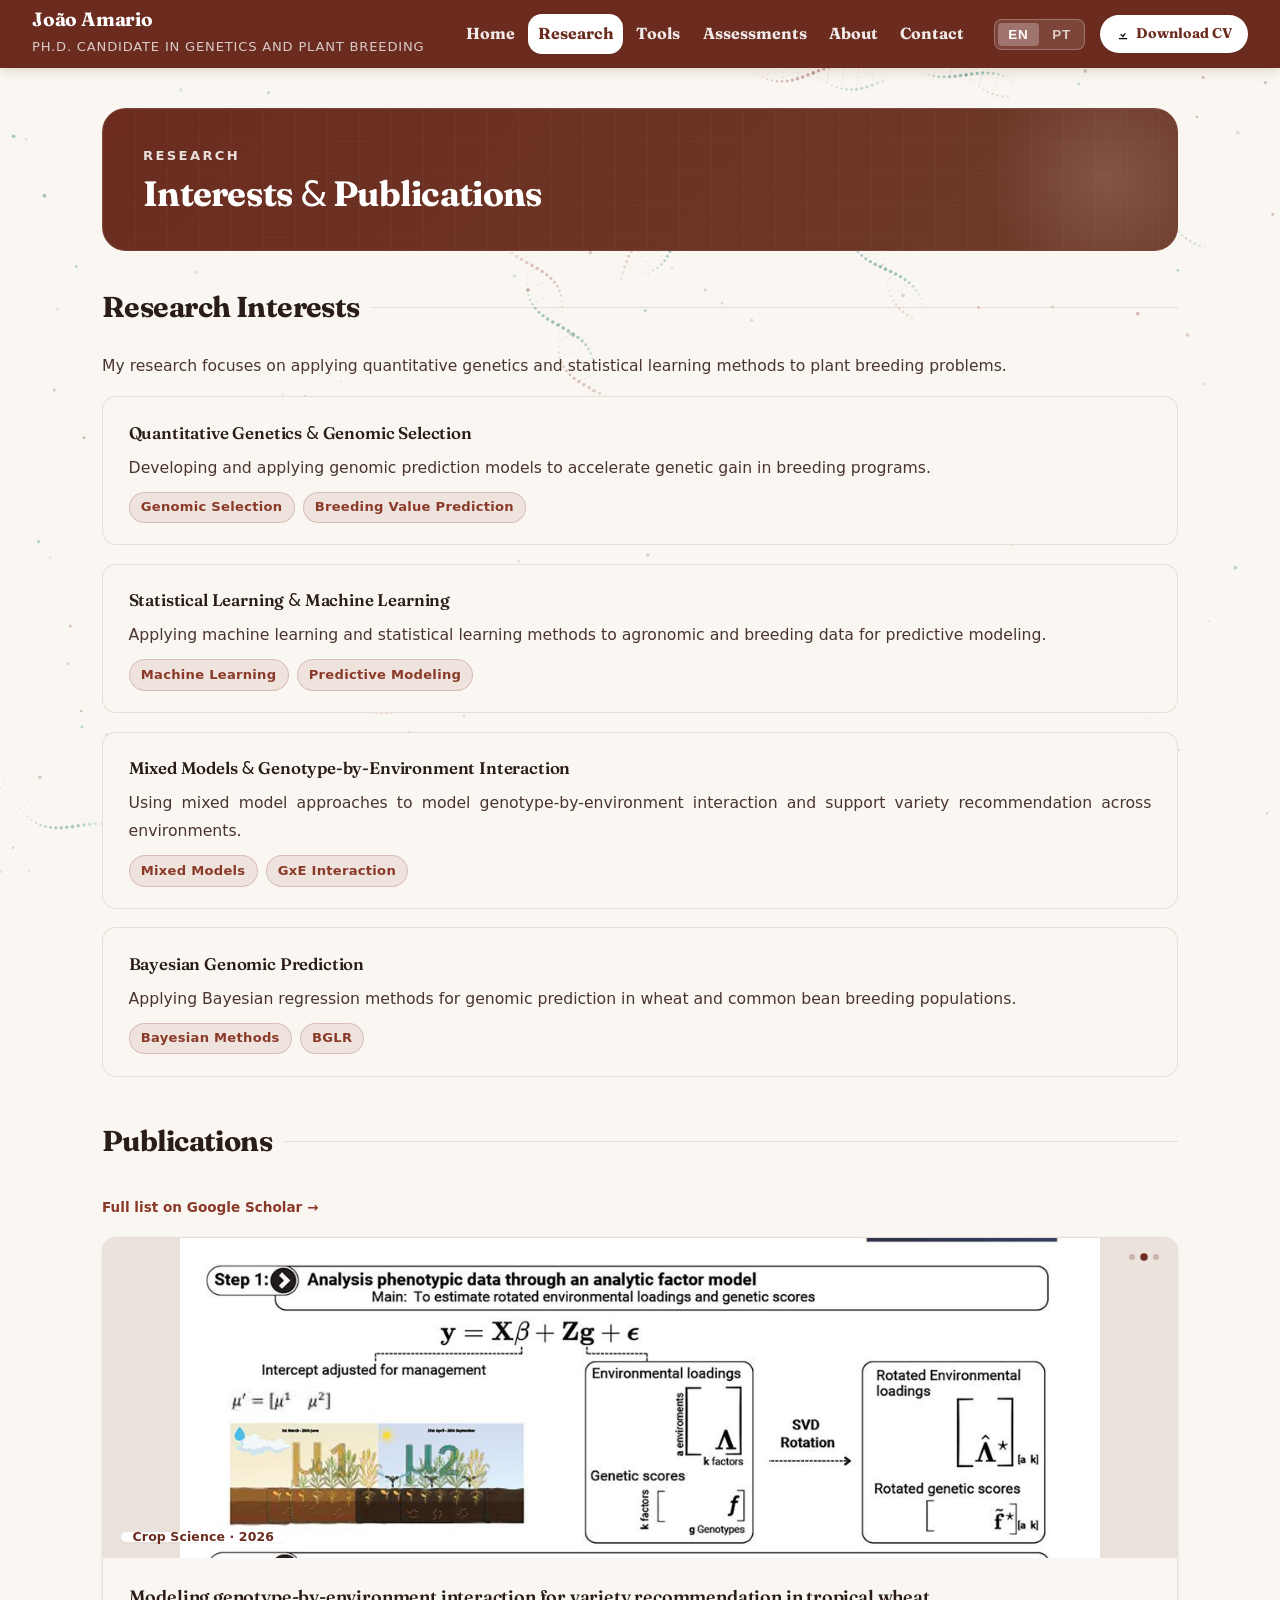
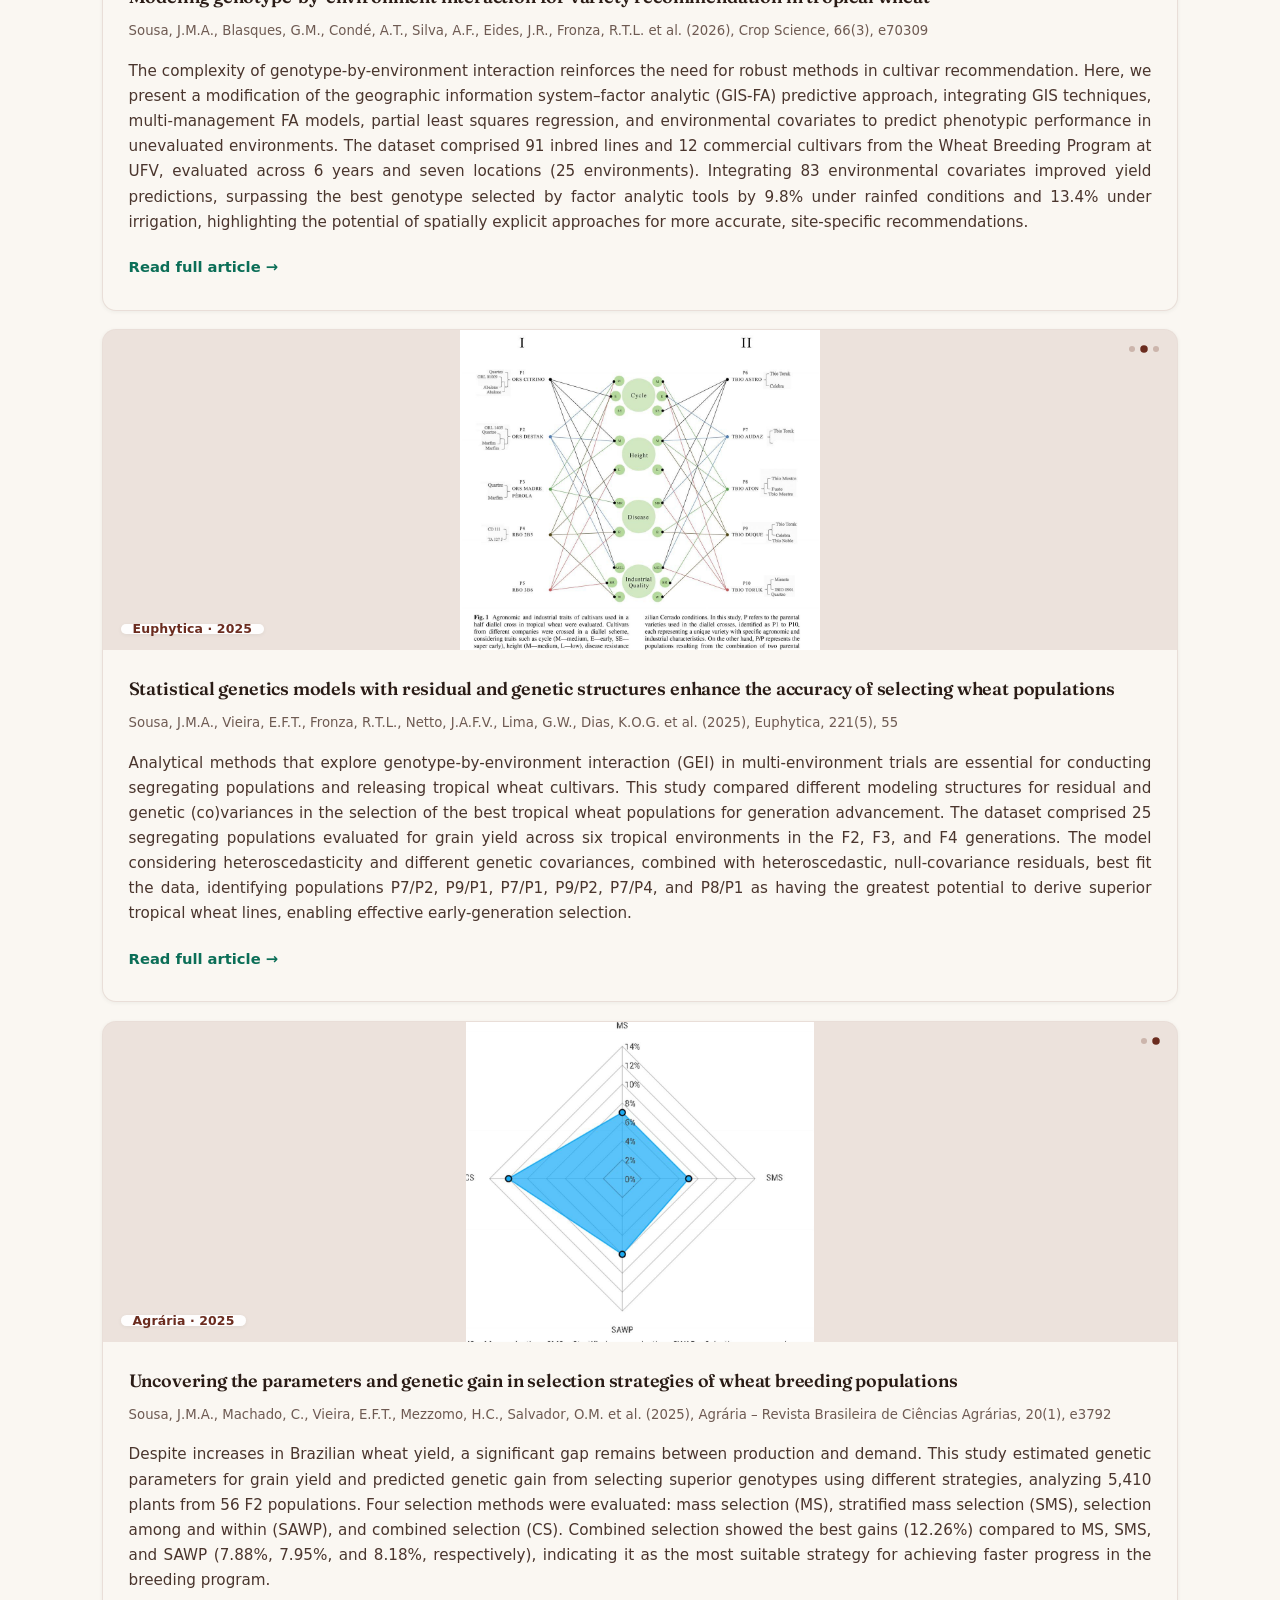
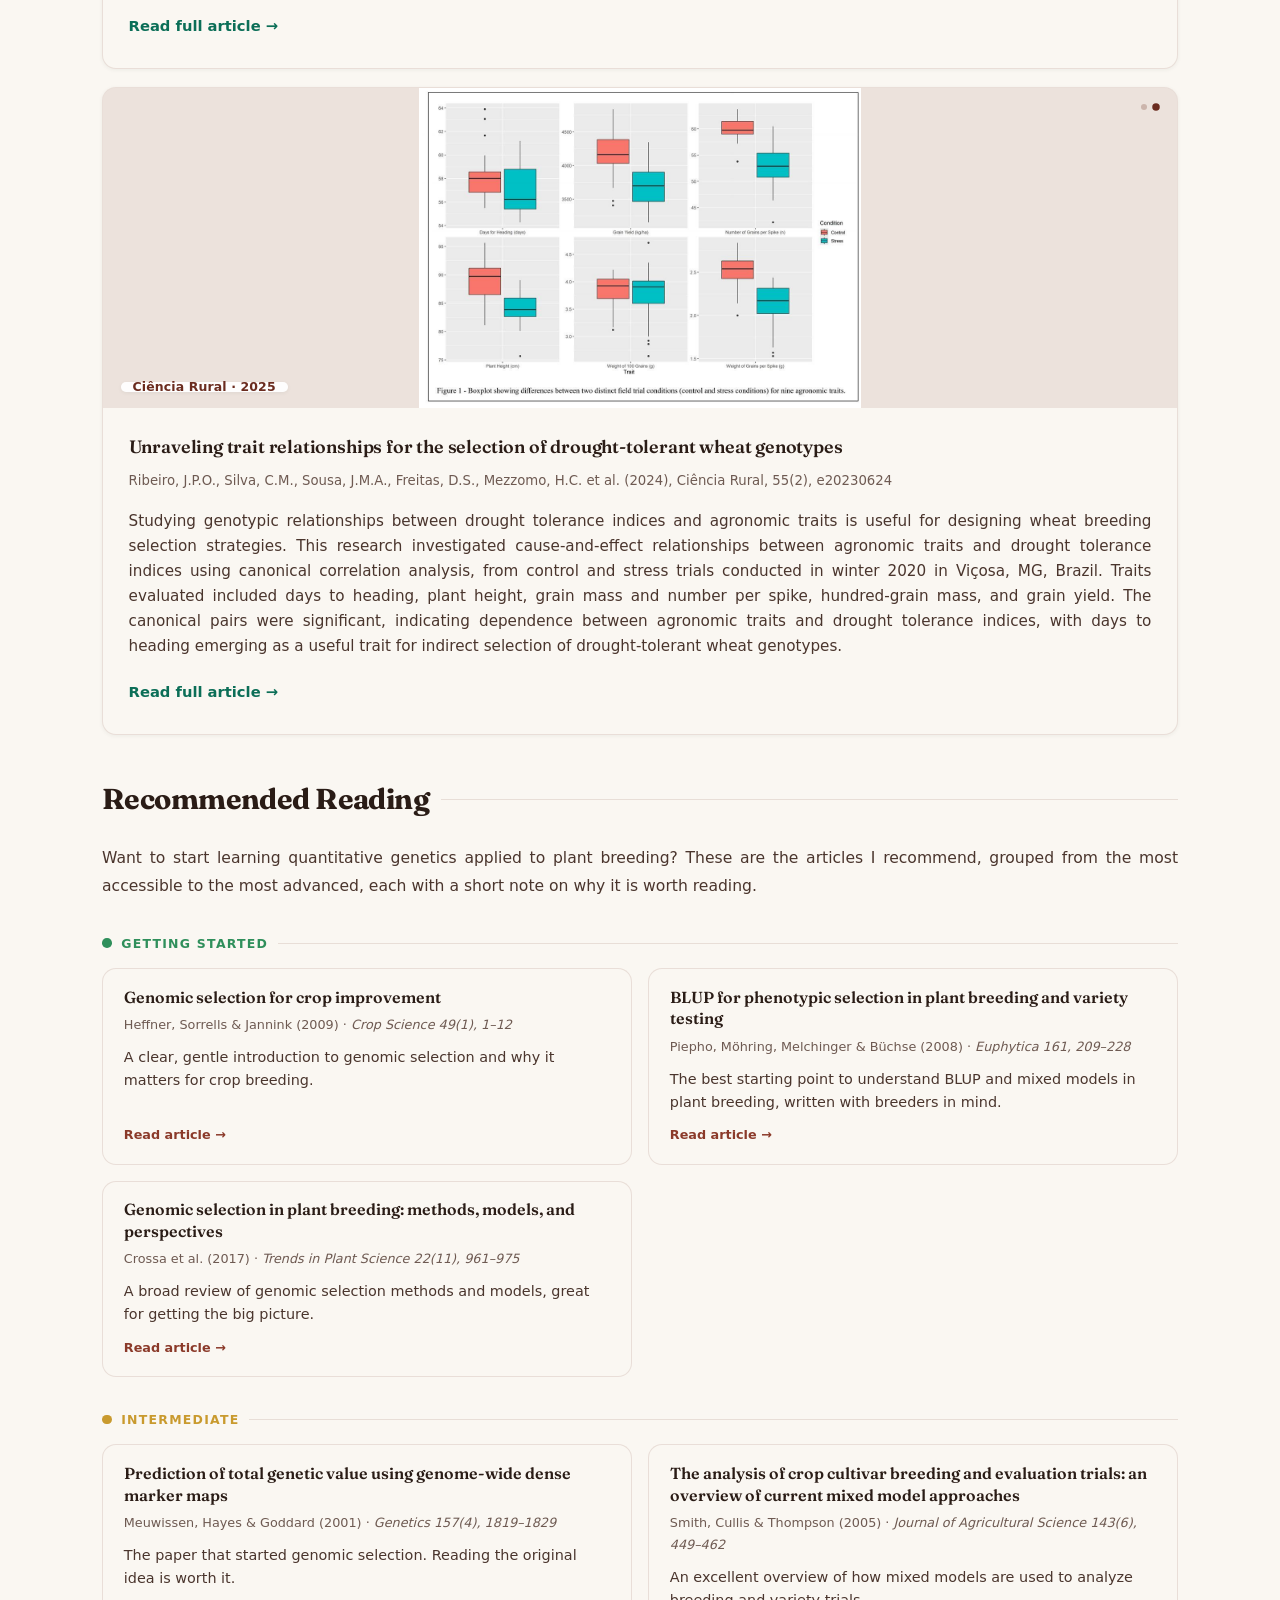
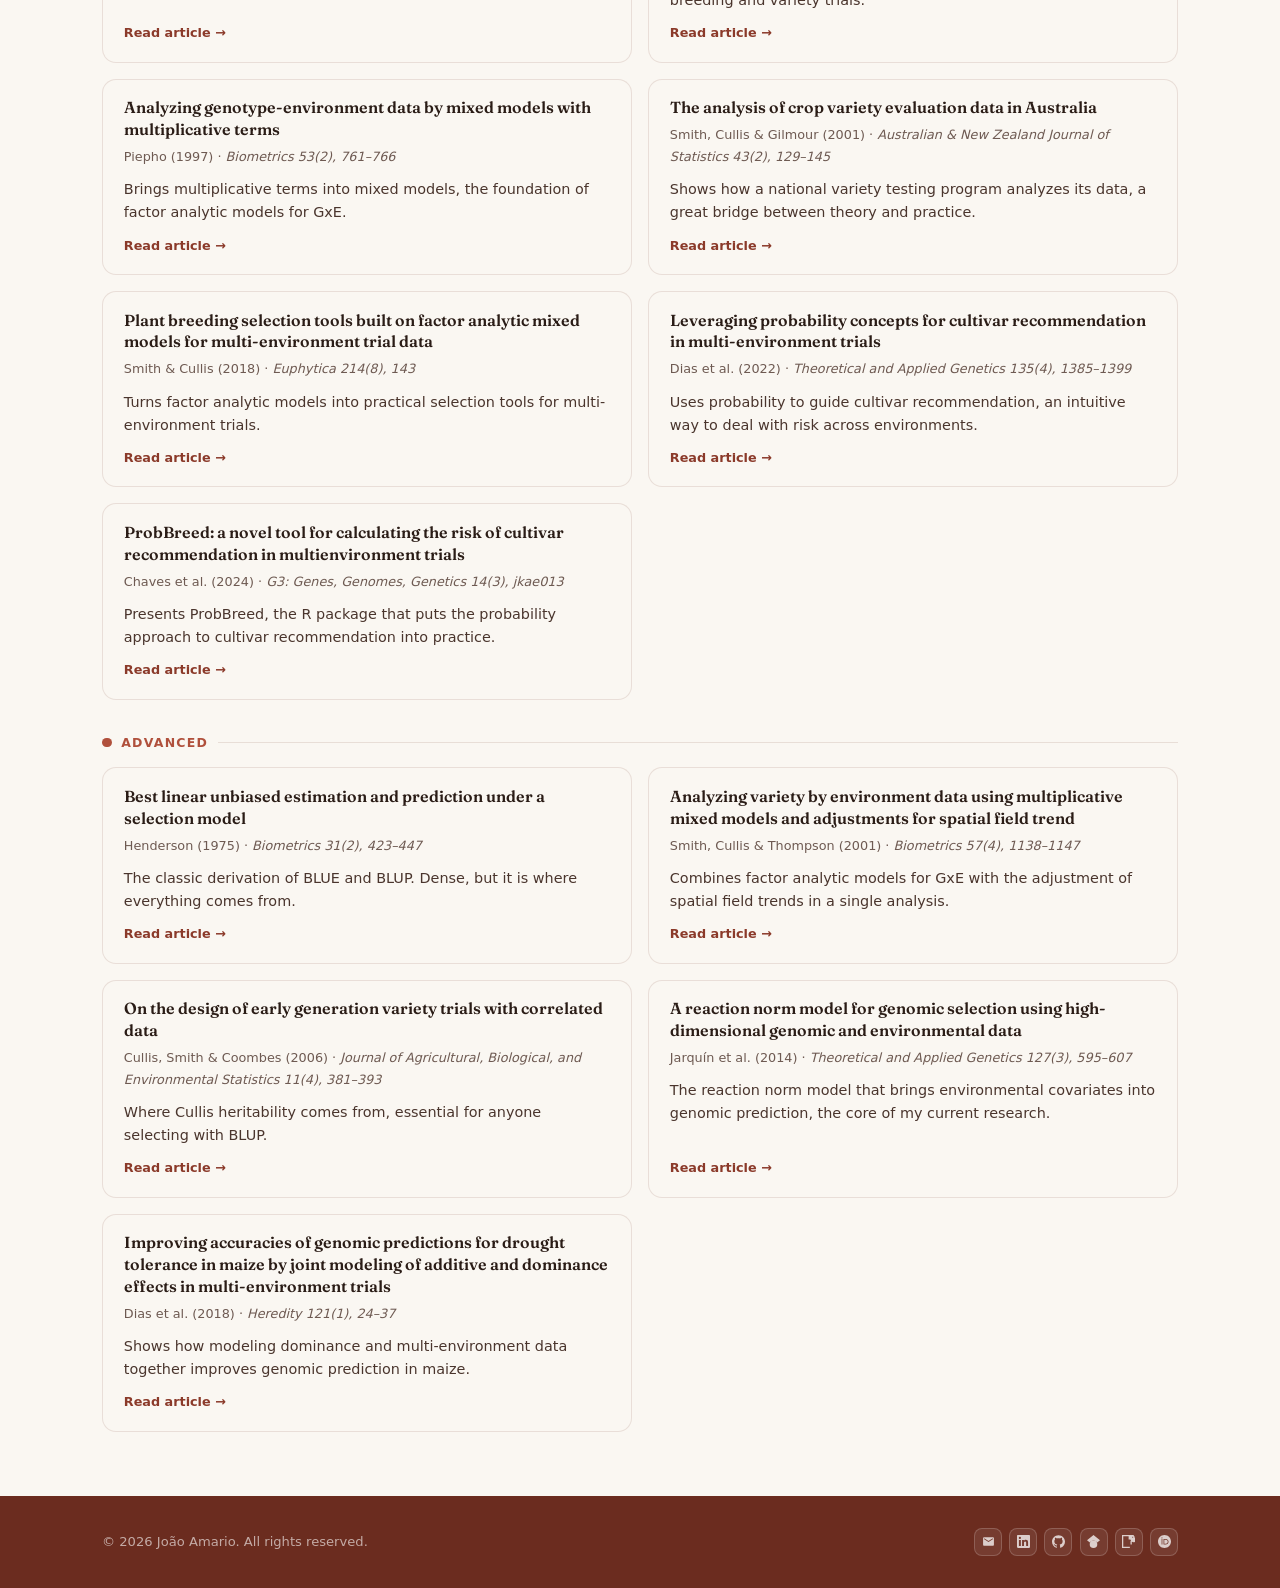
<file: research/index.html>
<!DOCTYPE html>
<html lang="en">
<head>
  <meta charset="UTF-8">
  <meta name="viewport" content="width=device-width, initial-scale=1.0">
  <title>Research | João Amario</title>
  <meta name="description" content="Research interests, publications and recommended reading by João Amario on quantitative genetics, genomic selection, mixed models and genotypes × environments interaction.">
  <meta name="author" content="João Marcos Amario de Sousa">
  <meta property="og:type" content="website">
  <meta property="og:site_name" content="João Amario">
  <meta property="og:title" content="Research | João Amario">
  <meta property="og:description" content="Research interests, publications and recommended reading by João Amario on quantitative genetics, genomic selection, mixed models and genotypes × environments interaction.">
  <meta property="og:url" content="https://amario17.github.io/research/">
  <meta property="og:image" content="https://amario17.github.io/assets/perfil.jpg">
  <meta property="og:locale" content="en_US">
  <meta name="twitter:card" content="summary">
  <link rel="icon" href="/favicon.svg" type="image/svg+xml">
  <link rel="stylesheet" href="/style.css">
  <script>
    /* Page transition: reveal the new page with a circle growing from the clicked link */
    (function () {
      document.addEventListener('click', function (e) {
        var a = e.target.closest && e.target.closest('a[href^="/"]');
        if (a) { try { sessionStorage.setItem('vt-origin', e.clientX + ',' + e.clientY); } catch (_) {} }
      });
      window.addEventListener('pagereveal', function (e) {
        if (!e.viewTransition) return;
        document.documentElement.classList.add('vt-nav');
        var o = null;
        try { o = sessionStorage.getItem('vt-origin'); sessionStorage.removeItem('vt-origin'); } catch (_) {}
        var xy = o ? o.split(',').map(Number) : [innerWidth / 2, 0];
        var r = Math.hypot(Math.max(xy[0], innerWidth - xy[0]), Math.max(xy[1], innerHeight - xy[1]));
        e.viewTransition.ready.then(function () {
          document.documentElement.animate({
            clipPath: ['circle(0px at ' + xy[0] + 'px ' + xy[1] + 'px)',
                       'circle(' + r + 'px at ' + xy[0] + 'px ' + xy[1] + 'px)']
          }, { duration: 750, easing: 'cubic-bezier(0.65, 0, 0.35, 1)', pseudoElement: '::view-transition-new(root)' });
        });
      });
    })();
  </script>
  <link rel="canonical" href="https://amario17.github.io/research/">
</head>
<body data-page="research">
<canvas class="particles-canvas particles-fixed" data-mode="fixed" aria-hidden="true"></canvas>
<header>
  <nav>
    <div class="nav-brand">
      <h1>João Amario</h1>
      <p class="lang-en">Ph.D. Candidate in Genetics and Plant Breeding</p>
      <p class="lang-pt">Doutorando em Genética e Melhoramento</p>
    </div>
    <div class="nav-right">
      <ul>
        <li><a href="/" data-page="index"><span class="lang-en">Home</span><span class="lang-pt">Início</span></a></li>
        <li><a href="/research/" data-page="research"><span class="lang-en">Research</span><span class="lang-pt">Pesquisa</span></a></li>
        <li><a href="/projects/" data-page="projects"><span class="lang-en">Tools</span><span class="lang-pt">Ferramentas</span></a></li>
        <li><a href="/assessments/" data-page="assessments"><span class="lang-en">Assessments</span><span class="lang-pt">Avaliações</span></a></li>
        <li><a href="/about/" data-page="about"><span class="lang-en">About</span><span class="lang-pt">Sobre</span></a></li>
        <li><a href="/contact/" data-page="contact"><span class="lang-en">Contact</span><span class="lang-pt">Contato</span></a></li>
      </ul>
      <div class="language-switcher">
        <button onclick="setLanguage('en')" id="btn-en">EN</button>
        <button onclick="setLanguage('pt')" id="btn-pt">PT</button>
      </div>
      <a class="nav-cv-btn lang-en" href="/assets/joao_amario_cv.pdf" download>
        <svg viewBox="0 0 24 24" xmlns="http://www.w3.org/2000/svg"><path d="M12 3v10.59l3.3-3.3 1.4 1.42L12 17.83l-4.7-4.7 1.4-1.42 3.3 3.3V3h2zM5 19h14v2H5v-2z"/></svg>
        <span>Download CV</span>
      </a>
      <a class="nav-cv-btn lang-pt" href="/assets/joao_amario_cv_pt.pdf" download>
        <svg viewBox="0 0 24 24" xmlns="http://www.w3.org/2000/svg"><path d="M12 3v10.59l3.3-3.3 1.4 1.42L12 17.83l-4.7-4.7 1.4-1.42 3.3 3.3V3h2zM5 19h14v2H5v-2z"/></svg>
        <span>Baixar Currículo</span>
      </a>
    </div>
  </nav>
</header>

<main>

  <div class="page-banner">
    <p class="eyebrow lang-en">Research</p>
    <p class="eyebrow lang-pt">Pesquisa</p>
<h2 class="lang-en">Interests <span class="amp">&amp;</span> Publications</h2>
<h2 class="lang-pt">Interesses <span class="amp">&amp;</span> Publicações</h2>
  </div>

  <!-- English -->
  <div class="lang-en">
    <section>
      <h2>Research Interests</h2>
      <p>My research focuses on applying quantitative genetics and statistical learning methods to plant breeding problems.</p>
      <div class="item-list">
        <div class="item-card">
          <h3>Quantitative Genetics <span class="amp">&amp;</span> Genomic Selection</h3>
          <p>Developing and applying genomic prediction models to accelerate genetic gain in breeding programs.</p>
          <div class="meta">
            <span class="tag">Genomic Selection</span>
            <span class="tag">Breeding Value Prediction</span>
          </div>
        </div>
        <div class="item-card">
          <h3>Statistical Learning <span class="amp">&amp;</span> Machine Learning</h3>
          <p>Applying machine learning and statistical learning methods to agronomic and breeding data for predictive modeling.</p>
          <div class="meta">
            <span class="tag">Machine Learning</span>
            <span class="tag">Predictive Modeling</span>
          </div>
        </div>
        <div class="item-card">
          <h3>Mixed Models <span class="amp">&amp;</span> Genotype-by-Environment Interaction</h3>
          <p>Using mixed model approaches to model genotype-by-environment interaction and support variety recommendation across environments.</p>
          <div class="meta">
            <span class="tag">Mixed Models</span>
            <span class="tag">GxE Interaction</span>
          </div>
        </div>
        <div class="item-card">
          <h3>Bayesian Genomic Prediction</h3>
          <p>Applying Bayesian regression methods for genomic prediction in wheat and common bean breeding populations.</p>
          <div class="meta">
            <span class="tag">Bayesian Methods</span>
            <span class="tag">BGLR</span>
          </div>
        </div>
      </div>
    </section>

<section style="margin-top: 2.5rem;">
  <h2>Publications</h2>
  <p><a href="https://scholar.google.com.br/citations?user=fx1_ebQAAAAJ&amp;hl=pt-BR" target="_blank" rel="noopener" class="pub-link">Full list on Google Scholar →</a></p>
  <div class="item-list">

    <a class="pub-card" href="https://doi.org/10.1002/csc2.70309" target="_blank" rel="noopener">
      <div class="pub-banner">
        <div class="pub-carousel-track">
          <img src="/assets/pub_cropscience_map.jpg" alt="Which-won-where spatial map of predicted wheat genotype performance across Minas Gerais, from the paper's Figure 4" loading="lazy">
          <img src="/assets/pub_cropscience_2.jpg" alt="GIS-FA workflow illustration showing management-adjusted intercepts, from the paper's Figure 1" loading="lazy">
          <img src="/assets/pub_cropscience_3.jpg" alt="Which-won-where maps under rainfed, irrigated and altitude scenarios, from the paper's Figure 6" loading="lazy">
        </div>
        <span class="pub-journal-badge">Crop Science · 2026</span>
        <div class="pub-carousel-dots"><span class="dot active"></span><span class="dot"></span><span class="dot"></span></div>
      </div>
      <div class="pub-body">
        <h3>Modeling genotype-by-environment interaction for variety recommendation in tropical wheat</h3>
        <p class="item-role">Sousa, J.M.A., Blasques, G.M., Condé, A.T., Silva, A.F., Eides, J.R., Fronza, R.T.L. et al. (2026), Crop Science, 66(3), e70309</p>
        <p class="pub-abstract">The complexity of genotype-by-environment interaction reinforces the need for robust methods in cultivar recommendation. Here, we present a modification of the geographic information system–factor analytic (GIS-FA) predictive approach, integrating GIS techniques, multi-management FA models, partial least squares regression, and environmental covariates to predict phenotypic performance in unevaluated environments. The dataset comprised 91 inbred lines and 12 commercial cultivars from the Wheat Breeding Program at UFV, evaluated across 6 years and seven locations (25 environments). Integrating 83 environmental covariates improved yield predictions, surpassing the best genotype selected by factor analytic tools by 9.8% under rainfed conditions and 13.4% under irrigation, highlighting the potential of spatially explicit approaches for more accurate, site-specific recommendations.</p>
        <span class="pub-cta">Read full article &#8594;</span>
      </div>
    </a>

    <a class="pub-card" href="https://doi.org/10.1007/s10681-025-03500-z" target="_blank" rel="noopener">
      <div class="pub-banner">
        <div class="pub-carousel-track">
          <img src="/assets/pub_euphytica_pipeline.jpg" alt="Experimental pipeline diagram for evaluating wheat populations under rainfed and irrigated conditions, from the paper's Figure 2" loading="lazy">
          <img src="/assets/pub_euphytica_2.jpg" alt="Half-diallel cross diagram among 10 wheat cultivars, from the paper's Figure 1" loading="lazy">
          <img src="/assets/pub_euphytica_3.jpg" alt="Generation BLUPs and parental BLUPs bar charts, from the paper's Figure 3" loading="lazy">
        </div>
        <span class="pub-journal-badge">Euphytica · 2025</span>
        <div class="pub-carousel-dots"><span class="dot active"></span><span class="dot"></span><span class="dot"></span></div>
      </div>
      <div class="pub-body">
        <h3>Statistical genetics models with residual and genetic structures enhance the accuracy of selecting wheat populations</h3>
        <p class="item-role">Sousa, J.M.A., Vieira, E.F.T., Fronza, R.T.L., Netto, J.A.F.V., Lima, G.W., Dias, K.O.G. et al. (2025), Euphytica, 221(5), 55</p>
        <p class="pub-abstract">Analytical methods that explore genotype-by-environment interaction (GEI) in multi-environment trials are essential for conducting segregating populations and releasing tropical wheat cultivars. This study compared different modeling structures for residual and genetic (co)variances in the selection of the best tropical wheat populations for generation advancement. The dataset comprised 25 segregating populations evaluated for grain yield across six tropical environments in the F2, F3, and F4 generations. The model considering heteroscedasticity and different genetic covariances, combined with heteroscedastic, null-covariance residuals, best fit the data, identifying populations P7/P2, P9/P1, P7/P1, P9/P2, P7/P4, and P8/P1 as having the greatest potential to derive superior tropical wheat lines, enabling effective early-generation selection.</p>
        <span class="pub-cta">Read full article &#8594;</span>
      </div>
    </a>

    <a class="pub-card" href="https://doi.org/10.5039/agraria.v20i1a3792" target="_blank" rel="noopener">
      <div class="pub-banner">
        <div class="pub-carousel-track">
          <img src="/assets/pub_agraria_diagram.jpg" alt="Crossbreeding scheme diagram for the F2 wheat population, from the paper's Figure 1" loading="lazy">
          <img src="/assets/pub_agraria_2.jpg" alt="Radar chart comparing genetic gains across four selection methods, from the paper's Figure 2" loading="lazy">
        </div>
        <span class="pub-journal-badge">Agrária · 2025</span>
        <div class="pub-carousel-dots"><span class="dot active"></span><span class="dot"></span></div>
      </div>
      <div class="pub-body">
        <h3>Uncovering the parameters and genetic gain in selection strategies of wheat breeding populations</h3>
        <p class="item-role">Sousa, J.M.A., Machado, C., Vieira, E.F.T., Mezzomo, H.C., Salvador, O.M. et al. (2025), Agrária – Revista Brasileira de Ciências Agrárias, 20(1), e3792</p>
        <p class="pub-abstract">Despite increases in Brazilian wheat yield, a significant gap remains between production and demand. This study estimated genetic parameters for grain yield and predicted genetic gain from selecting superior genotypes using different strategies, analyzing 5,410 plants from 56 F2 populations. Four selection methods were evaluated: mass selection (MS), stratified mass selection (SMS), selection among and within (SAWP), and combined selection (CS). Combined selection showed the best gains (12.26%) compared to MS, SMS, and SAWP (7.88%, 7.95%, and 8.18%, respectively), indicating it as the most suitable strategy for achieving faster progress in the breeding program.</p>
        <span class="pub-cta">Read full article &#8594;</span>
      </div>
    </a>

    <a class="pub-card" href="https://doi.org/10.1590/0103-8478cr20230624" target="_blank" rel="noopener">
      <div class="pub-banner">
        <div class="pub-carousel-track">
          <img src="/assets/pub_cienciarural_network.jpg" alt="Correlation network among agronomic traits and drought tolerance indices, from the paper's Figure 2" loading="lazy">
          <img src="/assets/pub_cienciarural_2.jpg" alt="Boxplots comparing control and stress conditions across nine agronomic traits, from the paper's Figure 1" loading="lazy">
        </div>
        <span class="pub-journal-badge">Ciência Rural · 2025</span>
        <div class="pub-carousel-dots"><span class="dot active"></span><span class="dot"></span></div>
      </div>
      <div class="pub-body">
        <h3>Unraveling trait relationships for the selection of drought-tolerant wheat genotypes</h3>
        <p class="item-role">Ribeiro, J.P.O., Silva, C.M., Sousa, J.M.A., Freitas, D.S., Mezzomo, H.C. et al. (2024), Ciência Rural, 55(2), e20230624</p>
        <p class="pub-abstract">Studying genotypic relationships between drought tolerance indices and agronomic traits is useful for designing wheat breeding selection strategies. This research investigated cause-and-effect relationships between agronomic traits and drought tolerance indices using canonical correlation analysis, from control and stress trials conducted in winter 2020 in Viçosa, MG, Brazil. Traits evaluated included days to heading, plant height, grain mass and number per spike, hundred-grain mass, and grain yield. The canonical pairs were significant, indicating dependence between agronomic traits and drought tolerance indices, with days to heading emerging as a useful trait for indirect selection of drought-tolerant wheat genotypes.</p>
        <span class="pub-cta">Read full article &#8594;</span>
      </div>
    </a>

  </div>
</section>

<section style="margin-top: 2.5rem;">
  <h2>Recommended Reading</h2>
  <p>Want to start learning quantitative genetics applied to plant breeding? These are the articles I recommend, grouped from the most accessible to the most advanced, each with a short note on why it is worth reading.</p>

  <h3 class="reading-level reading-level-1">Getting started</h3>
  <div class="reading-list">
    <a class="reading-item" href="https://doi.org/10.2135/cropsci2008.08.0512" target="_blank" rel="noopener">
      <span class="reading-title">Genomic selection for crop improvement</span>
      <span class="reading-meta">Heffner, Sorrells &amp; Jannink (2009) · <em>Crop Science 49(1), 1&#8211;12</em></span>
      <span class="reading-why">A clear, gentle introduction to genomic selection and why it matters for crop breeding.</span>
      <span class="reading-cta">Read article &#8594;</span>
    </a>
    <a class="reading-item" href="https://doi.org/10.1007/s10681-007-9449-8" target="_blank" rel="noopener">
      <span class="reading-title">BLUP for phenotypic selection in plant breeding and variety testing</span>
      <span class="reading-meta">Piepho, Möhring, Melchinger &amp; Büchse (2008) · <em>Euphytica 161, 209&#8211;228</em></span>
      <span class="reading-why">The best starting point to understand BLUP and mixed models in plant breeding, written with breeders in mind.</span>
      <span class="reading-cta">Read article &#8594;</span>
    </a>
    <a class="reading-item" href="https://doi.org/10.1016/j.tplants.2017.08.011" target="_blank" rel="noopener">
      <span class="reading-title">Genomic selection in plant breeding: methods, models, and perspectives</span>
      <span class="reading-meta">Crossa et al. (2017) · <em>Trends in Plant Science 22(11), 961&#8211;975</em></span>
      <span class="reading-why">A broad review of genomic selection methods and models, great for getting the big picture.</span>
      <span class="reading-cta">Read article &#8594;</span>
    </a>
  </div>

  <h3 class="reading-level reading-level-2">Intermediate</h3>
  <div class="reading-list">
    <a class="reading-item" href="https://doi.org/10.1093/genetics/157.4.1819" target="_blank" rel="noopener">
      <span class="reading-title">Prediction of total genetic value using genome-wide dense marker maps</span>
      <span class="reading-meta">Meuwissen, Hayes &amp; Goddard (2001) · <em>Genetics 157(4), 1819&#8211;1829</em></span>
      <span class="reading-why">The paper that started genomic selection. Reading the original idea is worth it.</span>
      <span class="reading-cta">Read article &#8594;</span>
    </a>
    <a class="reading-item" href="https://doi.org/10.1017/S0021859605005587" target="_blank" rel="noopener">
      <span class="reading-title">The analysis of crop cultivar breeding and evaluation trials: an overview of current mixed model approaches</span>
      <span class="reading-meta">Smith, Cullis &amp; Thompson (2005) · <em>Journal of Agricultural Science 143(6), 449&#8211;462</em></span>
      <span class="reading-why">An excellent overview of how mixed models are used to analyze breeding and variety trials.</span>
      <span class="reading-cta">Read article &#8594;</span>
    </a>
    <a class="reading-item" href="https://doi.org/10.2307/2533976" target="_blank" rel="noopener">
      <span class="reading-title">Analyzing genotype-environment data by mixed models with multiplicative terms</span>
      <span class="reading-meta">Piepho (1997) · <em>Biometrics 53(2), 761&#8211;766</em></span>
      <span class="reading-why">Brings multiplicative terms into mixed models, the foundation of factor analytic models for GxE.</span>
      <span class="reading-cta">Read article &#8594;</span>
    </a>
    <a class="reading-item" href="https://doi.org/10.1111/1467-842X.00163" target="_blank" rel="noopener">
      <span class="reading-title">The analysis of crop variety evaluation data in Australia</span>
      <span class="reading-meta">Smith, Cullis &amp; Gilmour (2001) · <em>Australian &amp; New Zealand Journal of Statistics 43(2), 129&#8211;145</em></span>
      <span class="reading-why">Shows how a national variety testing program analyzes its data, a great bridge between theory and practice.</span>
      <span class="reading-cta">Read article &#8594;</span>
    </a>
    <a class="reading-item" href="https://doi.org/10.1007/s10681-018-2220-5" target="_blank" rel="noopener">
      <span class="reading-title">Plant breeding selection tools built on factor analytic mixed models for multi-environment trial data</span>
      <span class="reading-meta">Smith &amp; Cullis (2018) · <em>Euphytica 214(8), 143</em></span>
      <span class="reading-why">Turns factor analytic models into practical selection tools for multi-environment trials.</span>
      <span class="reading-cta">Read article &#8594;</span>
    </a>
    <a class="reading-item" href="https://doi.org/10.1007/s00122-022-04041-y" target="_blank" rel="noopener">
      <span class="reading-title">Leveraging probability concepts for cultivar recommendation in multi-environment trials</span>
      <span class="reading-meta">Dias et al. (2022) · <em>Theoretical and Applied Genetics 135(4), 1385&#8211;1399</em></span>
      <span class="reading-why">Uses probability to guide cultivar recommendation, an intuitive way to deal with risk across environments.</span>
      <span class="reading-cta">Read article &#8594;</span>
    </a>
    <a class="reading-item" href="https://doi.org/10.1093/g3journal/jkae013" target="_blank" rel="noopener">
      <span class="reading-title">ProbBreed: a novel tool for calculating the risk of cultivar recommendation in multienvironment trials</span>
      <span class="reading-meta">Chaves et al. (2024) · <em>G3: Genes, Genomes, Genetics 14(3), jkae013</em></span>
      <span class="reading-why">Presents ProbBreed, the R package that puts the probability approach to cultivar recommendation into practice.</span>
      <span class="reading-cta">Read article &#8594;</span>
    </a>
  </div>

  <h3 class="reading-level reading-level-3">Advanced</h3>
  <div class="reading-list">
    <a class="reading-item" href="https://doi.org/10.2307/2529430" target="_blank" rel="noopener">
      <span class="reading-title">Best linear unbiased estimation and prediction under a selection model</span>
      <span class="reading-meta">Henderson (1975) · <em>Biometrics 31(2), 423&#8211;447</em></span>
      <span class="reading-why">The classic derivation of BLUE and BLUP. Dense, but it is where everything comes from.</span>
      <span class="reading-cta">Read article &#8594;</span>
    </a>
    <a class="reading-item" href="https://doi.org/10.1111/j.0006-341X.2001.01138.x" target="_blank" rel="noopener">
      <span class="reading-title">Analyzing variety by environment data using multiplicative mixed models and adjustments for spatial field trend</span>
      <span class="reading-meta">Smith, Cullis &amp; Thompson (2001) · <em>Biometrics 57(4), 1138&#8211;1147</em></span>
      <span class="reading-why">Combines factor analytic models for GxE with the adjustment of spatial field trends in a single analysis.</span>
      <span class="reading-cta">Read article &#8594;</span>
    </a>
    <a class="reading-item" href="https://doi.org/10.1198/108571106X154443" target="_blank" rel="noopener">
      <span class="reading-title">On the design of early generation variety trials with correlated data</span>
      <span class="reading-meta">Cullis, Smith &amp; Coombes (2006) · <em>Journal of Agricultural, Biological, and Environmental Statistics 11(4), 381&#8211;393</em></span>
      <span class="reading-why">Where Cullis heritability comes from, essential for anyone selecting with BLUP.</span>
      <span class="reading-cta">Read article &#8594;</span>
    </a>
    <a class="reading-item" href="https://doi.org/10.1007/s00122-013-2243-1" target="_blank" rel="noopener">
      <span class="reading-title">A reaction norm model for genomic selection using high-dimensional genomic and environmental data</span>
      <span class="reading-meta">Jarquín et al. (2014) · <em>Theoretical and Applied Genetics 127(3), 595&#8211;607</em></span>
      <span class="reading-why">The reaction norm model that brings environmental covariates into genomic prediction, the core of my current research.</span>
      <span class="reading-cta">Read article &#8594;</span>
    </a>
    <a class="reading-item" href="https://doi.org/10.1038/s41437-018-0053-6" target="_blank" rel="noopener">
      <span class="reading-title">Improving accuracies of genomic predictions for drought tolerance in maize by joint modeling of additive and dominance effects in multi-environment trials</span>
      <span class="reading-meta">Dias et al. (2018) · <em>Heredity 121(1), 24&#8211;37</em></span>
      <span class="reading-why">Shows how modeling dominance and multi-environment data together improves genomic prediction in maize.</span>
      <span class="reading-cta">Read article &#8594;</span>
    </a>
  </div>
</section>
  </div>

  <!-- Portuguese -->
  <div class="lang-pt">
    <section>
      <h2>Interesses de Pesquisa</h2>
      <p>Minha pesquisa se concentra na aplicação de genética quantitativa e aprendizado estatístico a problemas de melhoramento genético de plantas.</p>
      <div class="item-list">
        <div class="item-card">
          <h3>Genética Quantitativa e Seleção Genômica</h3>
          <p>Desenvolvimento e aplicação de modelos de predição genômica para acelerar o ganho genético em programas de melhoramento.</p>
          <div class="meta">
            <span class="tag">Seleção Genômica</span>
            <span class="tag">Predição de Valor Genético</span>
          </div>
        </div>
        <div class="item-card">
          <h3>Aprendizado Estatístico e Machine Learning</h3>
          <p>Aplicação de métodos de aprendizado de máquina e aprendizado estatístico a dados agronômicos e de melhoramento para modelagem preditiva.</p>
          <div class="meta">
            <span class="tag">Machine Learning</span>
            <span class="tag">Modelagem Preditiva</span>
          </div>
        </div>
        <div class="item-card">
          <h3>Modelos Mistos e Interação Genótipo-Ambiente</h3>
          <p>Uso de abordagens de modelos mistos para modelar a interação genótipo-ambiente e apoiar a recomendação de cultivares entre ambientes.</p>
          <div class="meta">
            <span class="tag">Modelos Mistos</span>
            <span class="tag">Interação GxE</span>
          </div>
        </div>
        <div class="item-card">
          <h3>Predição Genômica Bayesiana</h3>
          <p>Aplicação de métodos de regressão bayesiana para predição genômica em populações de melhoramento de trigo e feijão-comum.</p>
          <div class="meta">
            <span class="tag">Métodos Bayesianos</span>
            <span class="tag">BGLR</span>
          </div>
        </div>
      </div>
    </section>

<section style="margin-top: 2.5rem;">
  <h2>Publicações</h2>
  <p><a href="https://scholar.google.com.br/citations?user=fx1_ebQAAAAJ&amp;hl=pt-BR" target="_blank" rel="noopener" class="pub-link">Lista completa no Google Scholar →</a></p>
  <div class="item-list">

    <a class="pub-card" href="https://doi.org/10.1002/csc2.70309" target="_blank" rel="noopener">
      <div class="pub-banner">
        <div class="pub-carousel-track">
          <img src="/assets/pub_cropscience_map.jpg" alt="Mapa espacial de desempenho previsto dos genótipos de trigo em Minas Gerais, extraído da Figura 4 do artigo" loading="lazy">
          <img src="/assets/pub_cropscience_2.jpg" alt="Ilustração do fluxo GIS-FA com interceptos ajustados por manejo, extraída da Figura 1 do artigo" loading="lazy">
          <img src="/assets/pub_cropscience_3.jpg" alt="Mapas de melhor genótipo sob sequeiro, irrigado e altitude, extraídos da Figura 6 do artigo" loading="lazy">
        </div>
        <span class="pub-journal-badge">Crop Science · 2026</span>
        <div class="pub-carousel-dots"><span class="dot active"></span><span class="dot"></span><span class="dot"></span></div>
      </div>
      <div class="pub-body">
        <h3>Modeling genotype-by-environment interaction for variety recommendation in tropical wheat</h3>
        <p class="item-role">Sousa, J.M.A., Blasques, G.M., Condé, A.T., Silva, A.F., Eides, J.R., Fronza, R.T.L. et al. (2026), Crop Science, 66(3), e70309</p>
        <p class="pub-abstract">A complexidade da interação genótipo-por-ambiente reforça a necessidade de métodos robustos para a recomendação de cultivares. Apresentamos aqui uma modificação da abordagem preditiva GIS-FA (sistemas de informação geográfica–análise fatorial), integrando técnicas de SIG, modelos FA multi-manejo, regressão por mínimos quadrados parciais e covariáveis ambientais para prever o desempenho fenotípico em ambientes não avaliados. O conjunto de dados reuniu 91 linhagens e 12 cultivares comerciais do Programa de Melhoramento de Trigo da UFV, avaliados ao longo de 6 anos em sete localidades (25 ambientes). A integração de 83 covariáveis ambientais melhorou as predições de rendimento, superando o melhor genótipo selecionado pelas ferramentas de análise fatorial em 9,8% em sequeiro e 13,4% sob irrigação, evidenciando o potencial de abordagens espacialmente explícitas para recomendações mais precisas e específicas por local.</p>
        <span class="pub-cta">Ler artigo completo &#8594;</span>
      </div>
    </a>

    <a class="pub-card" href="https://doi.org/10.1007/s10681-025-03500-z" target="_blank" rel="noopener">
      <div class="pub-banner">
        <div class="pub-carousel-track">
          <img src="/assets/pub_euphytica_pipeline.jpg" alt="Diagrama do pipeline experimental para avaliação de populações de trigo em sequeiro e irrigado, extraído da Figura 2 do artigo" loading="lazy">
          <img src="/assets/pub_euphytica_2.jpg" alt="Diagrama do meio-dialelo entre 10 cultivares de trigo, extraído da Figura 1 do artigo" loading="lazy">
          <img src="/assets/pub_euphytica_3.jpg" alt="Gráficos de BLUPs de gerações e de pais, extraídos da Figura 3 do artigo" loading="lazy">
        </div>
        <span class="pub-journal-badge">Euphytica · 2025</span>
        <div class="pub-carousel-dots"><span class="dot active"></span><span class="dot"></span><span class="dot"></span></div>
      </div>
      <div class="pub-body">
        <h3>Statistical genetics models with residual and genetic structures enhance the accuracy of selecting wheat populations</h3>
        <p class="item-role">Sousa, J.M.A., Vieira, E.F.T., Fronza, R.T.L., Netto, J.A.F.V., Lima, G.W., Dias, K.O.G. et al. (2025), Euphytica, 221(5), 55</p>
        <p class="pub-abstract">Métodos analíticos que exploram a interação genótipo-por-ambiente (GEI) em ensaios multiambientais são essenciais para a condução de populações segregantes e o lançamento de cultivares de trigo tropical. Este estudo comparou diferentes estruturas de modelagem para as (co)variâncias residual e genética na seleção das melhores populações de trigo tropical para o avanço de gerações. O conjunto de dados foi composto por 25 populações segregantes avaliadas quanto ao rendimento de grãos em seis ambientes tropicais nas gerações F2, F3 e F4. O modelo que considerou heterocedasticidade e diferentes covariâncias genéticas, combinado a resíduos heterocedásticos com covariâncias nulas, foi o que melhor se ajustou aos dados, apontando as populações P7/P2, P9/P1, P7/P1, P9/P2, P7/P4 e P8/P1 como as de maior potencial para derivar linhagens superiores de trigo tropical, possibilitando seleção eficaz já nas gerações iniciais.</p>
        <span class="pub-cta">Ler artigo completo &#8594;</span>
      </div>
    </a>

    <a class="pub-card" href="https://doi.org/10.5039/agraria.v20i1a3792" target="_blank" rel="noopener">
      <div class="pub-banner">
        <div class="pub-carousel-track">
          <img src="/assets/pub_agraria_diagram.jpg" alt="Esquema do cruzamento dialélico para a população F2 de trigo, extraído da Figura 1 do artigo" loading="lazy">
          <img src="/assets/pub_agraria_2.jpg" alt="Gráfico radar comparando os ganhos genéticos entre quatro métodos de seleção, extraído da Figura 2 do artigo" loading="lazy">
        </div>
        <span class="pub-journal-badge">Agrária · 2025</span>
        <div class="pub-carousel-dots"><span class="dot active"></span><span class="dot"></span></div>
      </div>
      <div class="pub-body">
        <h3>Uncovering the parameters and genetic gain in selection strategies of wheat breeding populations</h3>
        <p class="item-role">Sousa, J.M.A., Machado, C., Vieira, E.F.T., Mezzomo, H.C., Salvador, O.M. et al. (2025), Agrária – Revista Brasileira de Ciências Agrárias, 20(1), e3792</p>
        <p class="pub-abstract">O trigo é um dos cereais mais cultivados do mundo, e no Brasil, apesar do aumento da produtividade, ainda há uma lacuna significativa entre produção e demanda. Este estudo estimou parâmetros genéticos para a produção por planta e predisse o ganho genético com a seleção de genótipos superiores usando diferentes estratégias, analisando 5.410 plantas de 56 populações F2. Quatro métodos de seleção foram avaliados: seleção massal (MS), seleção massal estratificada (SMS), seleção entre e dentro (SAWP) e seleção combinada (CS). A seleção combinada apresentou os melhores ganhos (12,26%) frente aos demais métodos (7,88%, 7,95% e 8,18% para MS, SMS e SAWP, respectivamente), indicando-a como a estratégia mais adequada para um progresso mais rápido no programa de melhoramento.</p>
        <span class="pub-cta">Ler artigo completo &#8594;</span>
      </div>
    </a>

    <a class="pub-card" href="https://doi.org/10.1590/0103-8478cr20230624" target="_blank" rel="noopener">
      <div class="pub-banner">
        <div class="pub-carousel-track">
          <img src="/assets/pub_cienciarural_network.jpg" alt="Rede de correlações entre características agronômicas e índices de tolerância à seca, extraída da Figura 2 do artigo" loading="lazy">
          <img src="/assets/pub_cienciarural_2.jpg" alt="Boxplots comparando condições de controle e estresse em nove características agronômicas, extraídos da Figura 1 do artigo" loading="lazy">
        </div>
        <span class="pub-journal-badge">Ciência Rural · 2025</span>
        <div class="pub-carousel-dots"><span class="dot active"></span><span class="dot"></span></div>
      </div>
      <div class="pub-body">
        <h3>Unraveling trait relationships for the selection of drought-tolerant wheat genotypes</h3>
        <p class="item-role">Ribeiro, J.P.O., Silva, C.M., Sousa, J.M.A., Freitas, D.S., Mezzomo, H.C. et al. (2024), Ciência Rural, 55(2), e20230624</p>
        <p class="pub-abstract">O estudo das relações genotípicas entre índices de tolerância à seca e características agronômicas de interesse é útil para o delineamento de estratégias de seleção no melhoramento de trigo. Esta pesquisa investigou relações de causa e efeito entre características agronômicas e índices de tolerância à seca por meio de correlações canônicas, a partir de ensaios de controle e estresse conduzidos no inverno de 2020 em Viçosa, MG. Foram avaliados dias para o espigamento, altura de planta, massa e número de grãos por espiga, massa de cem grãos e rendimento de grãos. Os pares canônicos foram significativos, indicando dependência entre as características agronômicas e os índices de tolerância à seca, com dias para o espigamento se destacando como característica útil para a seleção indireta de genótipos de trigo tolerantes à seca.</p>
        <span class="pub-cta">Ler artigo completo &#8594;</span>
      </div>
    </a>

  </div>
</section>

<section style="margin-top: 2.5rem;">
  <h2>Leituras Recomendadas</h2>
  <p>Quer começar a aprender genética quantitativa aplicada ao melhoramento de plantas? Estes são os artigos que eu recomendo, organizados do mais acessível ao mais avançado, cada um com uma nota curta sobre por que vale a leitura.</p>

  <h3 class="reading-level reading-level-1">Para começar</h3>
  <div class="reading-list">
    <a class="reading-item" href="https://doi.org/10.2135/cropsci2008.08.0512" target="_blank" rel="noopener">
      <span class="reading-title">Genomic selection for crop improvement</span>
      <span class="reading-meta">Heffner, Sorrells &amp; Jannink (2009) · <em>Crop Science 49(1), 1&#8211;12</em></span>
      <span class="reading-why">Uma introdução clara e acessível à seleção genômica e ao seu papel no melhoramento de plantas.</span>
      <span class="reading-cta">Ler artigo &#8594;</span>
    </a>
    <a class="reading-item" href="https://doi.org/10.1007/s10681-007-9449-8" target="_blank" rel="noopener">
      <span class="reading-title">BLUP for phenotypic selection in plant breeding and variety testing</span>
      <span class="reading-meta">Piepho, Möhring, Melchinger &amp; Büchse (2008) · <em>Euphytica 161, 209&#8211;228</em></span>
      <span class="reading-why">O melhor ponto de partida para entender BLUP e modelos mistos no melhoramento, escrito pensando no melhorista.</span>
      <span class="reading-cta">Ler artigo &#8594;</span>
    </a>
    <a class="reading-item" href="https://doi.org/10.1016/j.tplants.2017.08.011" target="_blank" rel="noopener">
      <span class="reading-title">Genomic selection in plant breeding: methods, models, and perspectives</span>
      <span class="reading-meta">Crossa et al. (2017) · <em>Trends in Plant Science 22(11), 961&#8211;975</em></span>
      <span class="reading-why">Uma revisão ampla de métodos e modelos de seleção genômica, ótima para ter a visão geral da área.</span>
      <span class="reading-cta">Ler artigo &#8594;</span>
    </a>
  </div>

  <h3 class="reading-level reading-level-2">Intermediário</h3>
  <div class="reading-list">
    <a class="reading-item" href="https://doi.org/10.1093/genetics/157.4.1819" target="_blank" rel="noopener">
      <span class="reading-title">Prediction of total genetic value using genome-wide dense marker maps</span>
      <span class="reading-meta">Meuwissen, Hayes &amp; Goddard (2001) · <em>Genetics 157(4), 1819&#8211;1829</em></span>
      <span class="reading-why">O artigo que deu origem à seleção genômica. Vale a pena ler a ideia original.</span>
      <span class="reading-cta">Ler artigo &#8594;</span>
    </a>
    <a class="reading-item" href="https://doi.org/10.1017/S0021859605005587" target="_blank" rel="noopener">
      <span class="reading-title">The analysis of crop cultivar breeding and evaluation trials: an overview of current mixed model approaches</span>
      <span class="reading-meta">Smith, Cullis &amp; Thompson (2005) · <em>Journal of Agricultural Science 143(6), 449&#8211;462</em></span>
      <span class="reading-why">Uma excelente visão geral de como os modelos mistos são usados na análise de ensaios de melhoramento e de cultivares.</span>
      <span class="reading-cta">Ler artigo &#8594;</span>
    </a>
    <a class="reading-item" href="https://doi.org/10.2307/2533976" target="_blank" rel="noopener">
      <span class="reading-title">Analyzing genotype-environment data by mixed models with multiplicative terms</span>
      <span class="reading-meta">Piepho (1997) · <em>Biometrics 53(2), 761&#8211;766</em></span>
      <span class="reading-why">Introduz termos multiplicativos nos modelos mistos, a base dos modelos fatoriais analíticos para GxE.</span>
      <span class="reading-cta">Ler artigo &#8594;</span>
    </a>
    <a class="reading-item" href="https://doi.org/10.1111/1467-842X.00163" target="_blank" rel="noopener">
      <span class="reading-title">The analysis of crop variety evaluation data in Australia</span>
      <span class="reading-meta">Smith, Cullis &amp; Gilmour (2001) · <em>Australian &amp; New Zealand Journal of Statistics 43(2), 129&#8211;145</em></span>
      <span class="reading-why">Mostra como um programa nacional de avaliação de cultivares analisa seus dados, uma ótima ponte entre teoria e prática.</span>
      <span class="reading-cta">Ler artigo &#8594;</span>
    </a>
    <a class="reading-item" href="https://doi.org/10.1007/s10681-018-2220-5" target="_blank" rel="noopener">
      <span class="reading-title">Plant breeding selection tools built on factor analytic mixed models for multi-environment trial data</span>
      <span class="reading-meta">Smith &amp; Cullis (2018) · <em>Euphytica 214(8), 143</em></span>
      <span class="reading-why">Transforma os modelos fatoriais analíticos em ferramentas práticas de seleção para ensaios multiambientais.</span>
      <span class="reading-cta">Ler artigo &#8594;</span>
    </a>
    <a class="reading-item" href="https://doi.org/10.1007/s00122-022-04041-y" target="_blank" rel="noopener">
      <span class="reading-title">Leveraging probability concepts for cultivar recommendation in multi-environment trials</span>
      <span class="reading-meta">Dias et al. (2022) · <em>Theoretical and Applied Genetics 135(4), 1385&#8211;1399</em></span>
      <span class="reading-why">Usa probabilidades para orientar a recomendação de cultivares, uma forma intuitiva de lidar com o risco entre ambientes.</span>
      <span class="reading-cta">Ler artigo &#8594;</span>
    </a>
    <a class="reading-item" href="https://doi.org/10.1093/g3journal/jkae013" target="_blank" rel="noopener">
      <span class="reading-title">ProbBreed: a novel tool for calculating the risk of cultivar recommendation in multienvironment trials</span>
      <span class="reading-meta">Chaves et al. (2024) · <em>G3: Genes, Genomes, Genetics 14(3), jkae013</em></span>
      <span class="reading-why">Apresenta o ProbBreed, pacote em R que coloca em prática a abordagem probabilística de recomendação de cultivares.</span>
      <span class="reading-cta">Ler artigo &#8594;</span>
    </a>
  </div>

  <h3 class="reading-level reading-level-3">Avançado</h3>
  <div class="reading-list">
    <a class="reading-item" href="https://doi.org/10.2307/2529430" target="_blank" rel="noopener">
      <span class="reading-title">Best linear unbiased estimation and prediction under a selection model</span>
      <span class="reading-meta">Henderson (1975) · <em>Biometrics 31(2), 423&#8211;447</em></span>
      <span class="reading-why">A dedução clássica de BLUE e BLUP. Denso, mas é de onde tudo vem.</span>
      <span class="reading-cta">Ler artigo &#8594;</span>
    </a>
    <a class="reading-item" href="https://doi.org/10.1111/j.0006-341X.2001.01138.x" target="_blank" rel="noopener">
      <span class="reading-title">Analyzing variety by environment data using multiplicative mixed models and adjustments for spatial field trend</span>
      <span class="reading-meta">Smith, Cullis &amp; Thompson (2001) · <em>Biometrics 57(4), 1138&#8211;1147</em></span>
      <span class="reading-why">Combina modelos fatoriais analíticos para GxE com o ajuste de tendências espaciais de campo em uma única análise.</span>
      <span class="reading-cta">Ler artigo &#8594;</span>
    </a>
    <a class="reading-item" href="https://doi.org/10.1198/108571106X154443" target="_blank" rel="noopener">
      <span class="reading-title">On the design of early generation variety trials with correlated data</span>
      <span class="reading-meta">Cullis, Smith &amp; Coombes (2006) · <em>Journal of Agricultural, Biological, and Environmental Statistics 11(4), 381&#8211;393</em></span>
      <span class="reading-why">De onde vem a herdabilidade de Cullis, essencial para quem seleciona com BLUP.</span>
      <span class="reading-cta">Ler artigo &#8594;</span>
    </a>
    <a class="reading-item" href="https://doi.org/10.1007/s00122-013-2243-1" target="_blank" rel="noopener">
      <span class="reading-title">A reaction norm model for genomic selection using high-dimensional genomic and environmental data</span>
      <span class="reading-meta">Jarquín et al. (2014) · <em>Theoretical and Applied Genetics 127(3), 595&#8211;607</em></span>
      <span class="reading-why">O modelo de norma de reação que leva covariáveis ambientais para a predição genômica, base da minha pesquisa atual.</span>
      <span class="reading-cta">Ler artigo &#8594;</span>
    </a>
    <a class="reading-item" href="https://doi.org/10.1038/s41437-018-0053-6" target="_blank" rel="noopener">
      <span class="reading-title">Improving accuracies of genomic predictions for drought tolerance in maize by joint modeling of additive and dominance effects in multi-environment trials</span>
      <span class="reading-meta">Dias et al. (2018) · <em>Heredity 121(1), 24&#8211;37</em></span>
      <span class="reading-why">Mostra como modelar dominância e dados multiambientais juntos melhora a predição genômica em milho.</span>
      <span class="reading-cta">Ler artigo &#8594;</span>
    </a>
  </div>
</section>
  </div>

</main>

<script>
  function setLanguage(lang) {
    document.body.setAttribute('data-lang', lang);
    localStorage.setItem('preferredLanguage', lang);
    document.getElementById('btn-en').classList.toggle('active', lang === 'en');
    document.getElementById('btn-pt').classList.toggle('active', lang === 'pt');
  }
  window.addEventListener('DOMContentLoaded', function () {
    const savedLang = localStorage.getItem('preferredLanguage') || 'en';
    setLanguage(savedLang);
    document.querySelectorAll('nav a[data-page="research"]').forEach(a => a.classList.add('active-page'));
  });

  window.addEventListener('DOMContentLoaded', function () {
    document.querySelectorAll('.pub-banner').forEach(function (banner) {
      const track = banner.querySelector('.pub-carousel-track');
      const imgs = track.querySelectorAll('img');
      if (imgs.length <= 1) return;
      let idx = 0;
      setInterval(function () {
        idx = (idx + 1) % imgs.length;
        track.style.transform = 'translateX(-' + (idx * banner.clientWidth) + 'px)';
        banner.querySelectorAll('.dot').forEach((d, i) => d.classList.toggle('active', i === idx));
      }, 3200);
    });
  });
</script>
<script src="/particles.js"></script>
<footer>
  <div class="footer-inner">
    <div>
      <div class="footer-copy lang-en">&copy; 2026 João Amario. All rights reserved.</div>
      <div class="footer-copy lang-pt">&copy; 2026 João Amario. Todos os direitos reservados.</div>
    </div>
    <div class="footer-socials">
      <!-- Email -->
      <a class="footer-social-link" href="mailto:joao.m.sousa@ufv.br" title="Email">
        <svg viewBox="0 0 24 24" xmlns="http://www.w3.org/2000/svg"><path d="M20 4H4c-1.1 0-2 .9-2 2v12c0 1.1.9 2 2 2h16c1.1 0 2-.9 2-2V6c0-1.1-.9-2-2-2zm0 4-8 5-8-5V6l8 5 8-5v2z"/></svg>
      </a>
      <!-- LinkedIn -->
      <a class="footer-social-link" href="https://www.linkedin.com/in/jo%C3%A3o-marcos-amario-6143ba265/" target="_blank" rel="noopener" title="LinkedIn">
        <svg viewBox="0 0 24 24" xmlns="http://www.w3.org/2000/svg"><path d="M20.447 20.452h-3.554v-5.569c0-1.328-.027-3.037-1.852-3.037-1.853 0-2.136 1.445-2.136 2.939v5.667H9.351V9h3.414v1.561h.046c.477-.9 1.637-1.85 3.37-1.85 3.601 0 4.267 2.37 4.267 5.455v6.286zM5.337 7.433a2.062 2.062 0 0 1-2.063-2.065 2.064 2.064 0 1 1 2.063 2.065zm1.782 13.019H3.555V9h3.564v11.452zM22.225 0H1.771C.792 0 0 .774 0 1.729v20.542C0 23.227.792 24 1.771 24h20.451C23.2 24 24 23.227 24 22.271V1.729C24 .774 23.2 0 22.222 0h.003z"/></svg>
      </a>
      <!-- GitHub -->
      <a class="footer-social-link" href="https://github.com/amario17" target="_blank" rel="noopener" title="GitHub">
        <svg viewBox="0 0 24 24" xmlns="http://www.w3.org/2000/svg"><path d="M12 .297c-6.63 0-12 5.373-12 12 0 5.303 3.438 9.8 8.205 11.385.6.113.82-.258.82-.577 0-.285-.01-1.04-.015-2.04-3.338.724-4.042-1.61-4.042-1.61C4.422 18.07 3.633 17.7 3.633 17.7c-1.087-.744.084-.729.084-.729 1.205.084 1.838 1.236 1.838 1.236 1.07 1.835 2.809 1.305 3.495.998.108-.776.417-1.305.76-1.605-2.665-.3-5.466-1.332-5.466-5.93 0-1.31.465-2.38 1.235-3.22-.135-.303-.54-1.523.105-3.176 0 0 1.005-.322 3.3 1.23.96-.267 1.98-.399 3-.405 1.02.006 2.04.138 3 .405 2.28-1.552 3.285-1.23 3.285-1.23.645 1.653.24 2.873.12 3.176.765.84 1.23 1.91 1.23 3.22 0 4.61-2.805 5.625-5.475 5.92.42.36.81 1.096.81 2.22 0 1.606-.015 2.896-.015 3.286 0 .315.21.69.825.57C20.565 22.092 24 17.592 24 12.297c0-6.627-5.373-12-12-12"/></svg>
      </a>
      <!-- Google Scholar -->
      <a class="footer-social-link" href="https://scholar.google.com.br/citations?user=fx1_ebQAAAAJ&amp;hl=pt-BR" target="_blank" rel="noopener" title="Google Scholar">
        <svg viewBox="0 0 24 24" xmlns="http://www.w3.org/2000/svg"><path d="M5.242 13.769 0 9.5 12 0l12 9.5-5.242 4.269C17.548 11.249 14.978 9.5 12 9.5c-2.977 0-5.548 1.748-6.758 4.269zM12 10a7 7 0 1 0 0 14 7 7 0 0 0 0-14z"/></svg>
      </a>
      <!-- ResearchGate -->
      <a class="footer-social-link" href="https://www.researchgate.net/profile/Joao-Amario-De-Sousa-2" target="_blank" rel="noopener" title="ResearchGate">
        <svg viewBox="0 0 24 24" xmlns="http://www.w3.org/2000/svg"><path d="M19.586 0c-.818 0-1.508.19-2.073.565-.563.377-.97.936-1.213 1.68a12.193 12.193 0 0 0-.368 3.12 21.27 21.27 0 0 0 .183 2.923c.26 1.58.822 2.854 1.687 3.816.863.963 2.065 1.445 3.605 1.445.857 0 1.63-.2 2.318-.598a4.318 4.318 0 0 0 1.6-1.64 4.91 4.91 0 0 0 .586-2.39 4.91 4.91 0 0 0-.586-2.392 4.318 4.318 0 0 0-1.6-1.64C23.06 4.504 22.286 4.305 21.43 4.305c-.64 0-1.224.13-1.75.388a3.545 3.545 0 0 0-1.274 1.073c.07-.786.236-1.407.5-1.864.26-.455.618-.683 1.073-.683.34 0 .612.096.818.29.204.192.356.476.455.852l2.226-.3c-.173-.844-.53-1.508-1.07-1.99C21.87.26 21.128.002 20.235 0zm-3.905 10.79v6.58h2.38v-6.58zm1.19-3.946a1.343 1.343 0 1 0 0 2.686 1.343 1.343 0 0 0 0-2.686zM0 0v24h14.47v-2.344H2.344V2.344h9.87V8.47h6.126V0z"/></svg>
      </a>
      <!-- ORCID -->
      <a class="footer-social-link" href="https://orcid.org/0009-0002-5102-7142" target="_blank" rel="noopener" title="ORCID">
        <svg viewBox="0 0 24 24" xmlns="http://www.w3.org/2000/svg"><path d="M12 0C5.372 0 0 5.372 0 12s5.372 12 12 12 12-5.372 12-12S18.628 0 12 0zM7.369 4.378c.525 0 .947.431.947.947 0 .525-.422.947-.947.947a.95.95 0 0 1-.947-.947c0-.516.422-.947.947-.947zm-.722 3.038h1.444v10.041H6.647V7.416zm3.562 0h3.9c3.712 0 5.344 2.653 5.344 5.025 0 2.578-2.016 5.025-5.325 5.025h-3.919V7.416zm1.444 1.303v7.444h2.297c3.272 0 4.022-2.484 4.022-3.722 0-2.016-1.284-3.722-4.097-3.722h-2.222z"/></svg>
      </a>
    </div>
  </div>
</footer>

</body>
</html>
</file>
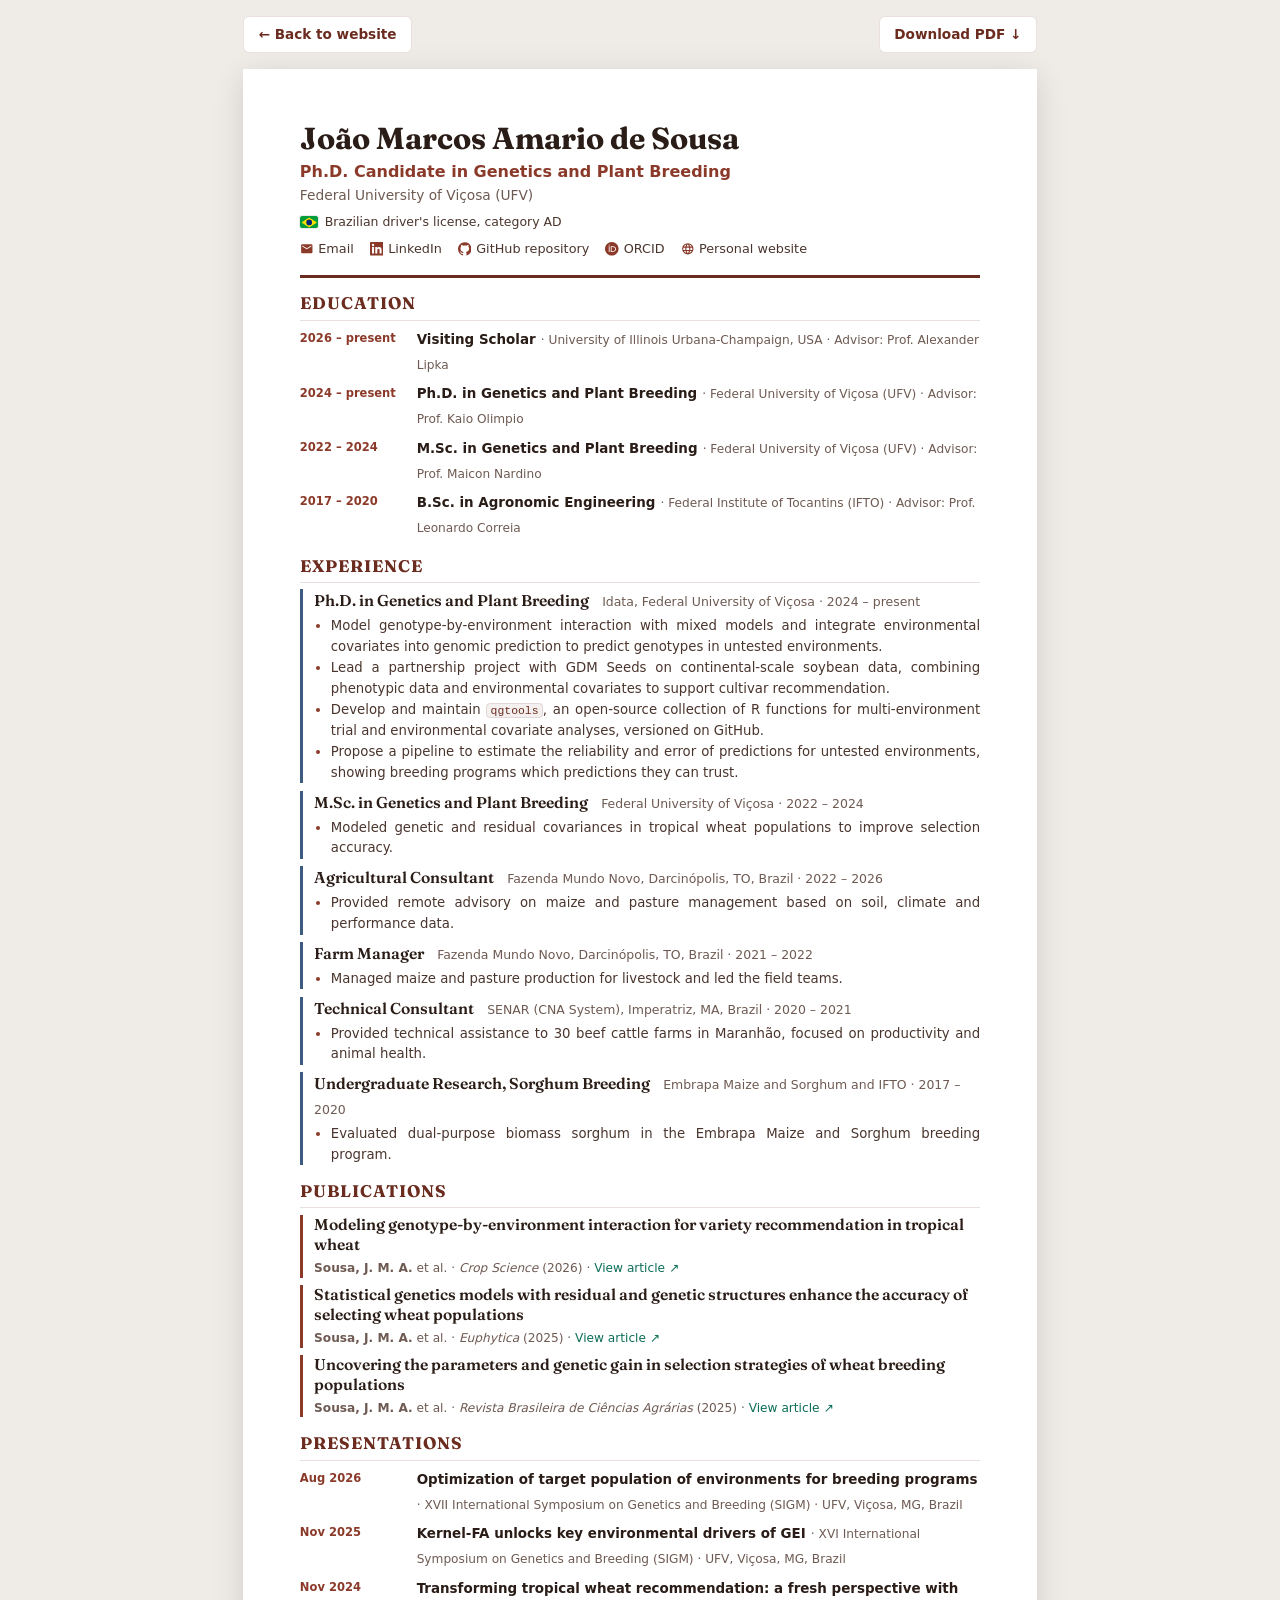
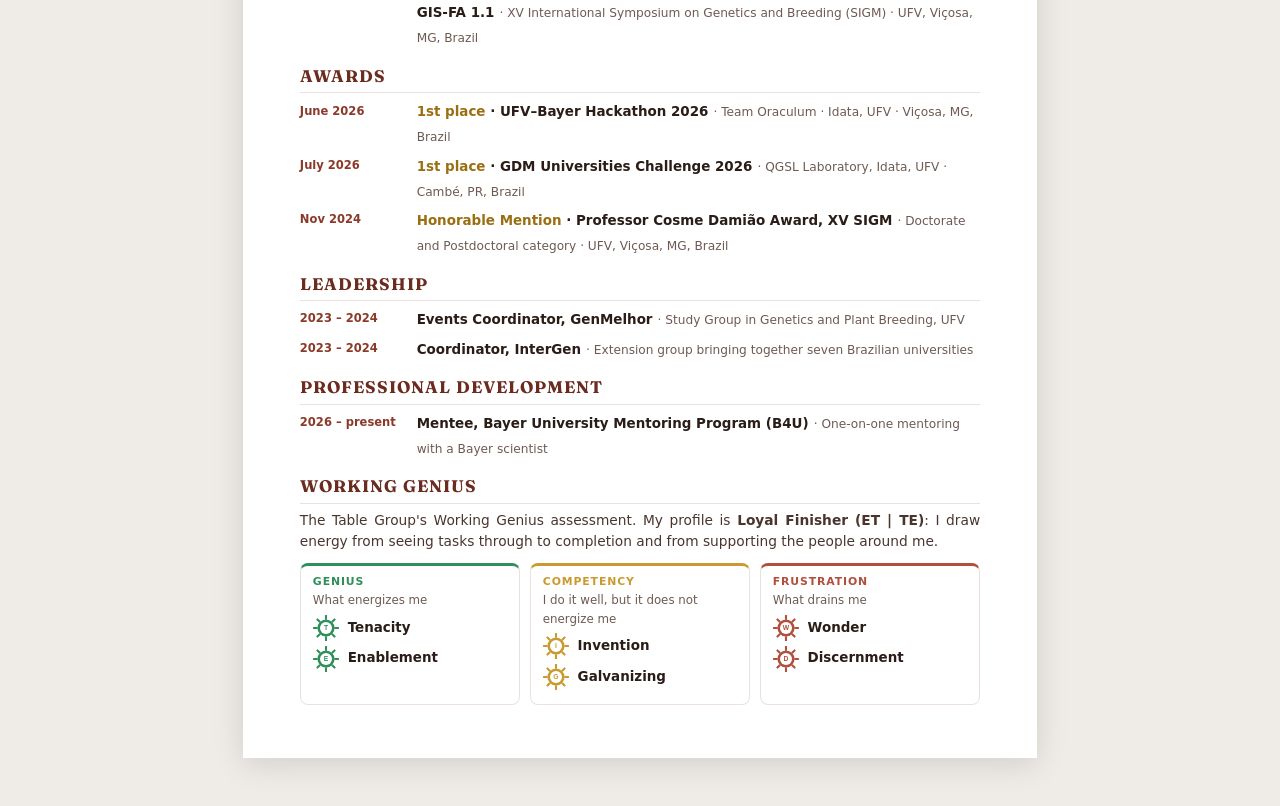
<file: resume/index.html>
<!DOCTYPE html>
<html lang="en">
<head>
<meta charset="UTF-8">
<meta name="viewport" content="width=device-width, initial-scale=1.0">
<title>CV | João Amario</title>
  <meta name="description" content="CV of João Marcos Amario de Sousa, Ph.D. candidate in Genetics and Plant Breeding: education, experience, publications and awards.">
  <meta name="author" content="João Marcos Amario de Sousa">
  <meta property="og:type" content="website">
  <meta property="og:site_name" content="João Amario">
  <meta property="og:title" content="CV | João Amario">
  <meta property="og:description" content="CV of João Marcos Amario de Sousa, Ph.D. candidate in Genetics and Plant Breeding: education, experience, publications and awards.">
  <meta property="og:url" content="https://amario17.github.io/resume/">
  <meta property="og:image" content="https://amario17.github.io/assets/perfil.jpg">
  <meta property="og:locale" content="en_US">
  <meta name="twitter:card" content="summary">
  <link rel="icon" href="/favicon.svg" type="image/svg+xml">
<link rel="canonical" href="https://amario17.github.io/resume/">
<link rel="preconnect" href="https://fonts.googleapis.com">
<link href="https://fonts.googleapis.com/css2?family=Fraunces:opsz,wght@9..144,500;9..144,600;9..144,700&display=swap" rel="stylesheet">
<style>
  :root {
    --wine: #6b2c1f;
    --wine-2: #8b3a2a;
    --teal: #0b6e57;
    --text: #2a1c16;
    --text-2: #4a352d;
    --muted: #6e5a52;
    --border: rgba(107,44,31,0.14);
    --paper: #ffffff;
    --bg: #efebe6;
    --display: 'Fraunces', Georgia, serif;
    --body: ui-sans-serif, system-ui, 'Segoe UI', sans-serif;
  }
  * { box-sizing: border-box; margin: 0; padding: 0; }
  body { background: var(--bg); font-family: var(--body); color: var(--text); line-height: 1.55; }

  /* ── Editor toolbar (not printed, not part of the CV) ── */
  .toolbar {
    position: sticky; top: 0; z-index: 10;
    display: flex; flex-wrap: wrap; align-items: center; gap: 0.5rem;
    padding: 0.7rem 1rem;
    background: var(--wine); color: #fff;
    box-shadow: 0 2px 12px rgba(0,0,0,0.15);
    font-size: 0.85rem;
  }
  .toolbar strong { font-family: var(--display); font-size: 1rem; margin-right: 0.5rem; }
  .toolbar button {
    font: inherit; font-weight: 600;
    background: rgba(255,255,255,0.14); color: #fff;
    border: 1px solid rgba(255,255,255,0.25); border-radius: 6px;
    padding: 0.35rem 0.75rem; cursor: pointer;
  }
  .toolbar button:hover { background: rgba(255,255,255,0.26); }
  .toolbar button.primary { background: #fff; color: var(--wine); }
  .toolbar .sep { width: 1px; height: 1.4rem; background: rgba(255,255,255,0.3); margin: 0 0.25rem; }
  .toolbar .status { margin-left: auto; opacity: 0.85; font-size: 0.8rem; }
  .help {
    max-width: 210mm; margin: 1rem auto 0; padding: 0.8rem 1rem;
    background: #fff8e6; border: 1px solid #e8d49a; border-radius: 8px;
    font-size: 0.85rem; color: #5a4a20;
  }
  .help b { color: #3d3210; }

  /* ── CV page (A4) ── */
  .cv {
    width: 210mm; min-height: 297mm;
    margin: 1rem auto 3rem; padding: 14mm 15mm;
    background: var(--paper);
    box-shadow: 0 6px 30px rgba(0,0,0,0.12);
  }

  .cv-header { display: flex; gap: 1.2rem; align-items: center; padding-bottom: 1rem; border-bottom: 3px solid var(--wine); }
  .cv-photo img { width: 30mm; height: 30mm; border-radius: 50%; object-fit: cover; object-position: center top; display: block; border: 3px solid #fff; box-shadow: 0 0 0 2px var(--wine); }
  .cv-header h1 { font-family: var(--display); font-size: 1.9rem; line-height: 1.1; color: var(--text); }
  .cv-role { color: var(--wine-2); font-weight: 600; margin: 0.25rem 0 0.5rem; }
  .cv-contact { display: flex; flex-wrap: wrap; gap: 0.15rem 1rem; font-size: 0.8rem; color: var(--text-2); }

  .cv h2 {
    font-family: var(--display); font-size: 1.05rem; color: var(--wine);
    text-transform: uppercase; letter-spacing: 0.06em;
    margin: 1.1rem 0 0.55rem; padding-bottom: 0.2rem; border-bottom: 1px solid var(--border);
  }
  .cv p { font-size: 0.86rem; color: var(--text-2); text-align: justify; }
  .cv-grid { display: grid; grid-template-columns: 1fr 62mm; gap: 7mm; }

  .job { margin-bottom: 0.75rem; }
  .job-title { font-weight: 700; font-size: 0.9rem; color: var(--text); }
  .job-meta { font-size: 0.78rem; color: var(--muted); margin-bottom: 0.25rem; }
  .cv ul { padding-left: 1.05rem; }
  .cv li { font-size: 0.83rem; color: var(--text-2); margin-bottom: 0.15rem; text-align: justify; }
  .cv li::marker { color: var(--wine-2); }

  .proj { margin-bottom: 0.65rem; }
  .proj-title { font-weight: 700; font-size: 0.88rem; }
  .proj-tags { font-size: 0.74rem; color: var(--teal); margin-top: 0.15rem; }

  .pub-item { margin-bottom: 0.7rem; padding-left: 0.7rem; border-left: 3px solid var(--wine-2); }
  .pub-title { font-family: var(--display); font-size: 0.98rem; font-weight: 600; line-height: 1.3; color: var(--text); margin-bottom: 0.2rem; }
  .pub-meta { font-size: 0.76rem; color: var(--muted); font-style: italic; }

  .side-item { margin-bottom: 0.6rem; }
  .side-item .year { font-size: 0.72rem; font-weight: 700; color: var(--wine-2); }
  .side-item .title { font-size: 0.84rem; font-weight: 700; }
  .side-item .sub { font-size: 0.76rem; color: var(--muted); }

  .skill-group { margin-bottom: 0.6rem; }
  .skill-group-title { font-size: 0.72rem; font-weight: 700; color: var(--muted); text-transform: uppercase; letter-spacing: 0.06em; margin-bottom: 0.25rem; }
  .skill { margin-bottom: 0.35rem; }
  .skill-label { display: flex; justify-content: space-between; gap: 0.5rem; font-size: 0.78rem; }
  .skill-label b { color: var(--text-2); font-weight: 700; }
  .skill-bar { height: 5px; background: #eee6e2; border-radius: 3px; overflow: hidden; margin-top: 2px; }
  .skill-bar span { display: block; height: 100%; background: #8f8580; border-radius: 3px; transition: width 0.3s; }
  /* Hard skills in slate blues, a family not used by the Working Genius colours */
  .skills-grid .skill-group:nth-child(1) .skill-bar span { background: #3d5a80; }
  .skills-grid .skill-group:nth-child(2) .skill-bar span { background: #5f86ad; }
  .skills-grid .skill-group:nth-child(3) .skill-bar span { background: #8497aa; }

  .note { font-size: 0.78rem; color: var(--muted); }

  /* Single-column layout: timelines and skills spread across the page */
  .side-item { display: grid; grid-template-columns: 6.5rem 1fr; column-gap: 0.8rem; }
  .side-item .year { grid-row: span 2; padding-top: 0.1rem; }
  .side-item .title, .side-item .sub { grid-column: 2; }
  .skills-grid { display: grid; grid-template-columns: repeat(3, 1fr); gap: 1.2rem; }

  /* Hard / soft skills */
  .skills-subtitle { font-size: 0.78rem; font-weight: 800; letter-spacing: 0.08em; text-transform: uppercase; color: var(--text); margin: 0.6rem 0 0.4rem; }
  .soft-grid { display: grid; grid-template-columns: repeat(3, 1fr); column-gap: 1.2rem; }
  .skill.genius .skill-bar span { background: #2f8f5b; }
  .skill.competency .skill-bar span { background: #c99a2e; }
  .wg-tag { display: inline-flex; align-items: center; justify-content: center; width: 1.05rem; height: 1.05rem; border-radius: 50%; font-size: 0.6rem; font-style: normal; font-weight: 800; color: #fff; vertical-align: 1px; margin-left: 0.2rem; }
  .wg-tag.genius { background: #2f8f5b; }
  .wg-tag.competency { background: #c99a2e; }
  .soft-note { margin-top: 0.3rem; }
  .cv .skills-scale { font-size: 0.74rem; color: var(--muted); margin-bottom: 0.2rem; }

  /* Professional references */
  .refs { display: grid; grid-template-columns: 1fr 1fr; gap: 0.7rem 1.2rem; }
  .ref { padding: 0.6rem 0.8rem; border: 1px solid var(--border); border-radius: 8px; }
  .ref-name { font-family: var(--display); font-weight: 600; font-size: 0.95rem; color: var(--text); }
  .ref-role { font-size: 0.78rem; color: var(--muted); margin: 0.1rem 0 0.25rem; }
  .ref-contact { font-size: 0.82rem; color: var(--teal); font-weight: 600; }
  .fill-me { background: #fff1b8; color: #7a5d00; padding: 0 0.3rem; border-radius: 3px; font-weight: 600; }

  /* Header details */
  .cv-role { margin-bottom: 0.05rem; }
  .cv-inst { font-size: 0.86rem; color: var(--muted); margin-bottom: 0.35rem; }
  .cv-license { display: flex; align-items: center; gap: 0.4rem; font-size: 0.78rem; color: var(--text-2); margin-bottom: 0.45rem; }
  .cv-license .flag { width: 1.15rem; height: auto; flex: 0 0 auto; box-shadow: 0 0 0 1px rgba(0,0,0,0.08); border-radius: 2px; }
  .cv-contact a, .cv-contact span { display: inline-flex; align-items: center; gap: 0.3rem; color: var(--text-2); text-decoration: none; }
  .cv-contact a:hover { color: var(--wine); }
  .cv-contact .ci { width: 0.85rem; height: 0.85rem; fill: var(--wine-2); flex: 0 0 auto; }

  /* Experience highlighted like projects and publications */
  .job { padding-left: 0.7rem; border-left: 3px solid #3d5a80; margin-bottom: 0.8rem; }
  .cv .job-title { font-family: var(--display); font-size: 0.98rem; font-weight: 600; color: var(--text); }

  /* Keep blocks whole when printing */
  @media print {
    .job, .proj, .pub-item, .award, .awards, .side-item, .wg-groups, .wg-group, .skills-grid, .soft-grid, .skill-group,
    .refs, .ref, .cv-header, .cv-grid { break-inside: avoid; page-break-inside: avoid; }
    .cv h2, .skills-subtitle { break-after: avoid; page-break-after: avoid; }
    .cv p, .cv li { orphans: 3; widows: 3; }
  }

  /* R package / software names */
  .cv code.pkg { font-family: 'Fira Code', Consolas, 'Courier New', monospace; font-size: 0.86em; font-style: normal; color: var(--wine); background: rgba(107,44,31,0.07); border: 1px solid rgba(107,44,31,0.12); border-radius: 4px; padding: 0 0.28em; white-space: nowrap; }

  .side-item .year-note { font-weight: 600; font-size: 0.66rem; color: var(--muted); }

  /* Awards highlight band */
  .awards { display: grid; grid-template-columns: 1fr 1fr; gap: 0.8rem; }
  .award {
    display: grid; grid-template-columns: auto 1fr; column-gap: 0.75rem; align-items: start; align-content: start;
    padding: 0.8rem 0.9rem;
    border: 1px solid rgba(201,154,46,0.45);
    border-left: 4px solid #c99a2e;
    border-radius: 8px;
    background: linear-gradient(135deg, rgba(201,154,46,0.12), rgba(255,255,255,0) 70%);
  }
  .award-icon { grid-row: 1 / span 3; width: 40px; height: 40px; color: #b8871d; }
  .award > div { display: contents; }
  .award-place, .award-title, .award-sub { grid-column: 2; }
  .award p { grid-column: 1 / -1; margin-top: 0.35rem; }
  .cv sub { font-size: 0.7em; line-height: 0; }
  .award-place { font-size: 0.95rem; font-weight: 800; letter-spacing: 0.06em; line-height: 1.2; text-transform: uppercase; color: #9a6f12; }
  .award-title { font-family: var(--display); font-size: 1rem; font-weight: 700; color: var(--text); line-height: 1.25; }
  .award-sub { font-size: 0.76rem; color: var(--muted); margin: 0.1rem 0 0.25rem; }
  .award p { font-size: 0.74rem; line-height: 1.5; color: var(--muted); }

  /* Project status tags */
  .proj-head { display: flex; justify-content: space-between; align-items: baseline; gap: 0.6rem; }
  .status-tag {
    flex: 0 0 auto; font-size: 0.66rem; font-weight: 700; letter-spacing: 0.05em; text-transform: uppercase;
    padding: 0.1rem 0.5rem; border-radius: 99px; white-space: nowrap;
  }
  /* Projects highlighted like the publications; the left rule follows the status tag */
  .proj { padding-left: 0.7rem; border-left: 3px solid #8f8580; margin-bottom: 0.8rem; }
  .proj:has(.status-tag.done) { border-left-color: #2f8f5b; }
  .proj:has(.status-tag.ongoing) { border-left-color: #c99a2e; }
  .proj:has(.status-tag.live) { border-left-color: var(--teal); }
  .cv .proj-title { font-family: var(--display); font-size: 0.98rem; font-weight: 600; line-height: 1.3; color: var(--text); text-align: left; }
  .proj-head { margin-bottom: 0.2rem; }
  .status-tag.done { background: rgba(47,143,91,0.14); color: #2a7a4f; }
  .status-tag.ongoing { background: rgba(201,154,46,0.18); color: #8a6512; }
  .status-tag.live { background: rgba(11,110,87,0.12); color: var(--teal); }

  .pub-meta a { color: var(--teal); text-decoration: none; font-style: normal; }
  .pub-meta a:hover { text-decoration: underline; }
  .pub-authors { font-size: 0.78rem; color: var(--text-2); text-align: justify; }
  .pub-authors b { color: var(--text); }
  .cv .job-meta, .cv .pub-meta { text-align: justify; }
  .cv .pub-title { text-align: left; }   /* justified short titles open wide gaps */

  /* Working Genius */
  .wg-intro { margin-bottom: 0.7rem; }
  .wg-groups { display: grid; grid-template-columns: repeat(3, 1fr); gap: 0.8rem; }
  .wg-group { border: 1px solid var(--border); border-top: 3px solid var(--wg); border-radius: 8px; padding: 0.7rem 0.8rem; }
  .wg-group.genius { --wg: #2f8f5b; }
  .wg-group.competency { --wg: #c99a2e; }
  .wg-group.frustration { --wg: #b0503c; }
  .wg-group-title { font-size: 0.68rem; font-weight: 800; letter-spacing: 0.08em; text-transform: uppercase; color: var(--wg); }
  .wg-group-sub { font-size: 0.74rem; color: var(--muted); margin-bottom: 0.5rem; }
  .wg-gear { display: flex; gap: 0.55rem; align-items: flex-start; margin-bottom: 0.5rem; }
  .wg-gear svg { flex: 0 0 auto; width: 34px; height: 34px; color: var(--wg); }
  .wg-gear-name { font-weight: 700; font-size: 0.84rem; }
  .wg-gear-desc { font-size: 0.76rem; color: var(--text-2); line-height: 1.4; }

  @media print {
    body { background: #fff; }
    .toolbar, .help { display: none; }
    .cv { margin: 0; box-shadow: none; width: auto; min-height: auto; padding: 0; }
    @page {
      size: A4; margin: 12mm 13mm 16mm;
      @bottom-right {
        content: counter(page);
        font: 700 8pt 'Segoe UI', sans-serif; color: #fff;
        background: #6b2c1f; border-radius: 50%;
        width: 6.5mm; height: 6.5mm; margin: 0 0 5mm auto;
        text-align: center; vertical-align: middle;
      }
    }
  }
  /* Award cards: compact, left-aligned text (overrides the rules above) */
  .award { padding: 0.65rem 0.85rem 0.7rem; column-gap: 0.65rem; row-gap: 0; }
  .award-icon { width: 30px; height: 30px; margin-top: 0.1rem; }
  .award-place { font-size: 0.86rem; letter-spacing: 0.05em; line-height: 1.15; }
  .award-title { font-size: 0.88rem; line-height: 1.2; margin-top: 0.1rem; }
  .award-sub { font-size: 0.72rem; line-height: 1.35; margin: 0.15rem 0 0; }
  .cv .award p { text-align: justify; hyphens: manual; font-size: 0.74rem; line-height: 1.45; margin-top: 0.45rem; }

  /* Two-page layout: compact Working Genius and skill rows (overrides the rules above) */
  .wg-groups { gap: 0.6rem; }
  .wg-group { padding: 0.55rem 0.75rem; }
  .wg-group-sub { margin-bottom: 0.35rem; }
  .wg-gear { align-items: center; margin-bottom: 0.3rem; }
  .wg-gear svg { width: 26px; height: 26px; }
  .skill { margin-bottom: 0.2rem; }
  .skill-group { margin-bottom: 0.3rem; }
  .skills-subtitle { margin: 0.35rem 0 0.25rem; }

  /* Soft skills as chips */
  .soft-chips { display: flex; flex-wrap: wrap; gap: 0.35rem 0.4rem; }
  .chip { display: inline-flex; align-items: center; gap: 0.3rem; font-size: 0.76rem; color: var(--text); padding: 0.18rem 0.55rem; border-radius: 99px; border: 1px solid; }
  .chip b { font-weight: 700; font-size: 0.7rem; color: var(--muted); }
  .chip.genius { background: rgba(47,143,91,0.10); border-color: rgba(47,143,91,0.35); }
  .chip.competency { background: rgba(201,154,46,0.12); border-color: rgba(201,154,46,0.45); }
  .chip.neutral { background: rgba(143,133,128,0.10); border-color: rgba(143,133,128,0.35); }
  .chip .wg-tag { margin-left: 0; }

  /* Two-page density: inline titles and details, tighter section spacing */
  .cv h2 { margin: 0.8rem 0 0.4rem; }
  .cv p { line-height: 1.5; }
  .side-item { display: block; position: relative; padding-left: 7.3rem; margin-bottom: 0.3rem; }
  .side-item .year { position: absolute; left: 0; top: 0.1rem; width: 6.5rem; }
  .side-item .title, .side-item .sub { display: inline; }
  .side-item .sub::before { content: ' · '; }
  .side-item:has(.year-note) { min-height: 2.2rem; }
  .job { margin-bottom: 0.45rem; }
  .cv .job-title { display: inline; }
  .job-meta { display: inline; margin-left: 0.5rem; }
  .job ul { margin-top: 0.15rem; }
  .cv li { margin-bottom: 0.05rem; }
  .pub-item { margin-bottom: 0.45rem; }

  /* Awards as compact rows */
  .award-rank { color: #9a6f12; font-weight: 800; }
  .pub-meta { font-style: normal; }

  /* Education: same row height for every entry, with or without the (expected) note */
  .side-item.edu { min-height: 0; }
  .cv .edu-note { font-size: 0.66rem; line-height: 1.2; color: var(--muted); margin: -0.1rem 0 0; padding-left: 7.3rem; }
  /* Published page */
  .cv-actions { max-width: 210mm; margin: 1rem auto 0; display: flex; justify-content: space-between; gap: 1rem; }
  .cv-actions a { font-size: 0.85rem; font-weight: 700; color: var(--wine); text-decoration: none; padding: 0.45rem 0.9rem; border: 1px solid var(--border); border-radius: 6px; background: #fff; }
  .cv-actions a:hover { background: var(--wine); color: #fff; }
  .skill-bar span { transition: none; }
  @media screen and (max-width: 840px) {
    .cv { width: auto; min-height: 0; margin: 1rem; padding: 1.4rem; }
    .cv-header { flex-direction: column; text-align: center; }
    .cv-contact, .cv-license { justify-content: center; }
    .awards, .wg-groups, .skills-grid, .soft-grid { grid-template-columns: 1fr; }
  }
  @media screen and (max-width: 560px) {
    .cv { margin: 0.5rem; padding: 1.1rem; }
    .side-item { padding-left: 0; }
    .side-item .year { position: static; width: auto; margin-bottom: 0.1rem; }
    .cv p, .cv li, .cv .job-meta, .cv .pub-meta, .cv .pub-authors { text-align: left; }
    .cv .job-meta { display: block; margin-left: 0; }
  }
  @media print {
    * { -webkit-print-color-adjust: exact; print-color-adjust: exact; }
    .cv-actions { display: none; }
    .cv h2 { break-after: avoid; }
    .job, .proj, .pub-item, .award, .side-item, .wg-group, .skill, .cv-header, .ref, .refs { break-inside: avoid; }
    .cv-sec.keep { break-inside: avoid; page-break-inside: avoid; }
    .keep-block { break-inside: avoid; page-break-inside: avoid; }
    .cv { zoom: 0.92; }   /* print scale */
    /* Vertical rhythm: gaps scaled by SP so the content fills both pages evenly */
    .cv h2 { margin-top: calc(0.8rem * 2.2); margin-bottom: calc(0.4rem * 2.2); }
    .cv .job, .cv .pub-item { margin-bottom: calc(0.45rem * 2.2); }
    .cv .side-item { margin-bottom: calc(0.3rem * 2.2); }
    .cv .job ul { margin-top: calc(0.15rem * 2.2); }
    .cv li { margin-bottom: calc(0.05rem * 2.2); }
    .cv .wg-intro { margin-bottom: calc(0.7rem * 2.2); }
  }
</style>
</head>
<body>
<div class="cv-actions"><a href="/">&#8592; Back to website</a><a href="/assets/joao_amario_cv.pdf" download>Download PDF &#8595;</a></div>



<div class="cv" id="cv">

  <div class="cv-header">
    <div>
      <h1>João Marcos Amario de Sousa</h1>
      <div class="cv-role">Ph.D. Candidate in Genetics and Plant Breeding</div>
      <div class="cv-inst">Federal University of Viçosa (UFV)</div>
      <div class="cv-license"><svg class="flag" viewBox="0 0 20 14" aria-label="Brasil" role="img"><rect width="20" height="14" rx="1.5" fill="#009c3b"/><path d="M10 1.6 18.4 7 10 12.4 1.6 7z" fill="#ffdf00"/><circle cx="10" cy="7" r="3.1" fill="#002776"/></svg><span>Brazilian driver's license, category AD</span></div>
      <div class="cv-contact">
        <a href="mailto:joao.m.sousa@ufv.br"><svg class="ci" viewBox="0 0 24 24" aria-hidden="true"><path d="M20 4H4c-1.1 0-2 .9-2 2v12c0 1.1.9 2 2 2h16c1.1 0 2-.9 2-2V6c0-1.1-.9-2-2-2zm0 4-8 5-8-5V6l8 5 8-5v2z"/></svg>Email</a>
        <a href="https://www.linkedin.com/in/jo%C3%A3o-marcos-amario-6143ba265/" target="_blank" rel="noopener"><svg class="ci" viewBox="0 0 24 24" aria-hidden="true"><path d="M20.447 20.452h-3.554v-5.569c0-1.328-.027-3.037-1.852-3.037-1.853 0-2.136 1.445-2.136 2.939v5.667H9.351V9h3.414v1.561h.046c.477-.9 1.637-1.85 3.37-1.85 3.601 0 4.267 2.37 4.267 5.455v6.286zM5.337 7.433a2.062 2.062 0 0 1-2.063-2.065 2.064 2.064 0 1 1 2.063 2.065zm1.782 13.019H3.555V9h3.564v11.452zM22.225 0H1.771C.792 0 0 .774 0 1.729v20.542C0 23.227.792 24 1.771 24h20.451C23.2 24 24 23.227 24 22.271V1.729C24 .774 23.2 0 22.222 0h.003z"/></svg>LinkedIn</a>
        <a href="https://github.com/amario17" target="_blank" rel="noopener"><svg class="ci" viewBox="0 0 24 24" aria-hidden="true"><path d="M12 .297c-6.63 0-12 5.373-12 12 0 5.303 3.438 9.8 8.205 11.385.6.113.82-.258.82-.577 0-.285-.01-1.04-.015-2.04-3.338.724-4.042-1.61-4.042-1.61C4.422 18.07 3.633 17.7 3.633 17.7c-1.087-.744.084-.729.084-.729 1.205.084 1.838 1.236 1.838 1.236 1.07 1.835 2.809 1.305 3.495.998.108-.776.417-1.305.76-1.605-2.665-.3-5.466-1.332-5.466-5.93 0-1.31.465-2.38 1.235-3.22-.135-.303-.54-1.523.105-3.176 0 0 1.005-.322 3.3 1.23.96-.267 1.98-.399 3-.405 1.02.006 2.04.138 3 .405 2.28-1.552 3.285-1.23 3.285-1.23.645 1.653.24 2.873.12 3.176.765.84 1.23 1.91 1.23 3.22 0 4.61-2.805 5.625-5.475 5.92.42.36.81 1.096.81 2.22 0 1.606-.015 2.896-.015 3.286 0 .315.21.69.825.57C20.565 22.092 24 17.592 24 12.297c0-6.627-5.373-12-12-12"/></svg>GitHub repository</a>
        <a href="https://orcid.org/0009-0002-5102-7142" target="_blank" rel="noopener"><svg class="ci" viewBox="0 0 24 24" aria-hidden="true"><path d="M12 0C5.372 0 0 5.372 0 12s5.372 12 12 12 12-5.372 12-12S18.628 0 12 0zM7.369 4.378c.525 0 .947.431.947.947 0 .525-.422.947-.947.947a.95.95 0 0 1-.947-.947c0-.516.422-.947.947-.947zm-.722 3.038h1.444v10.041H6.647V7.416zm3.562 0h3.9c3.712 0 5.344 2.653 5.344 5.025 0 2.578-2.016 5.025-5.325 5.025h-3.919V7.416zm1.444 1.303v7.444h2.297c3.272 0 4.022-2.484 4.022-3.722 0-2.016-1.284-3.722-4.097-3.722h-2.222z"/></svg>ORCID</a>
        <a href="https://amario17.github.io" target="_blank" rel="noopener"><svg class="ci" viewBox="0 0 24 24" aria-hidden="true"><path d="M12 2a10 10 0 1 0 0 20 10 10 0 0 0 0-20zm6.9 6h-2.95a15.7 15.7 0 0 0-1.38-3.56A8.03 8.03 0 0 1 18.9 8zM12 4.04c.83 1.2 1.48 2.53 1.91 3.96h-3.82c.43-1.43 1.08-2.76 1.91-3.96zM4.26 14a8.2 8.2 0 0 1 0-4h3.38a16.5 16.5 0 0 0 0 4H4.26zm.82 2h2.95c.32 1.25.78 2.45 1.38 3.56A7.99 7.99 0 0 1 5.08 16zm2.95-8H5.08a7.99 7.99 0 0 1 4.33-3.56A15.65 15.65 0 0 0 8.03 8zM12 19.96c-.83-1.2-1.48-2.53-1.91-3.96h3.82c-.43 1.43-1.08 2.76-1.91 3.96zM14.34 14H9.66a14.7 14.7 0 0 1 0-4h4.68a14.7 14.7 0 0 1 0 4zm.25 5.56c.6-1.11 1.06-2.31 1.38-3.56h2.95a8.03 8.03 0 0 1-4.33 3.56zM16.36 14a16.5 16.5 0 0 0 0-4h3.38a8.2 8.2 0 0 1 0 4h-3.38z"/></svg>Personal website</a>
      </div>
    </div>
  </div>

<section class="cv-sec keep">
      <h2>Education</h2>
      <div class="side-item edu">
        <div class="year">2026 – present</div>
        <div class="title">Visiting Scholar</div>
        <div class="sub">University of Illinois Urbana-Champaign, USA · Advisor: Prof. Alexander Lipka</div>
      </div>
      <div class="side-item edu">
        <div class="year">2024 – present</div>
        <div class="title">Ph.D. in Genetics and Plant Breeding</div>
        <div class="sub">Federal University of Viçosa (UFV) · Advisor: Prof. Kaio Olimpio</div>
      </div>
      <div class="side-item edu">
        <div class="year">2022 – 2024</div>
        <div class="title">M.Sc. in Genetics and Plant Breeding</div>
        <div class="sub">Federal University of Viçosa (UFV) · Advisor: Prof. Maicon Nardino</div>
      </div>
      <div class="side-item edu">
        <div class="year">2017 – 2020</div>
        <div class="title">B.Sc. in Agronomic Engineering</div>
        <div class="sub">Federal Institute of Tocantins (IFTO) · Advisor: Prof. Leonardo Correia</div>
      </div>


</section>
<section class="cv-sec">
      <h2>Experience</h2>
      <div class="job">
        <div class="job-title">Ph.D. in Genetics and Plant Breeding</div>
        <div class="job-meta">Idata, Federal University of Viçosa · 2024 – present</div>
        <ul>
          <li>Model genotype-by-environment interaction with mixed models and integrate environmental covariates into genomic prediction to predict genotypes in untested environments.</li>
          <li>Lead a partnership project with GDM Seeds on continental-scale soybean data, combining phenotypic data and environmental covariates to support cultivar recommendation.</li>
          <li>Develop and maintain <code class="pkg">qgtools</code>, an open-source collection of R functions for multi-environment trial and environmental covariate analyses, versioned on GitHub.</li>
          <li>Propose a pipeline to estimate the reliability and error of predictions for untested environments, showing breeding programs which predictions they can trust.</li>
        </ul>
      </div>
      <div class="job">
        <div class="job-title">M.Sc. in Genetics and Plant Breeding</div>
        <div class="job-meta">Federal University of Viçosa · 2022 – 2024</div>
        <ul>
          <li>Modeled genetic and residual covariances in tropical wheat populations to improve selection accuracy.</li>
        </ul>
      </div>
      <div class="job">
        <div class="job-title">Agricultural Consultant</div>
        <div class="job-meta">Fazenda Mundo Novo, Darcinópolis, TO, Brazil · 2022 – 2026</div>
        <ul>
          <li>Provided remote advisory on maize and pasture management based on soil, climate and performance data.</li>
        </ul>
      </div>
      <div class="job">
        <div class="job-title">Farm Manager</div>
        <div class="job-meta">Fazenda Mundo Novo, Darcinópolis, TO, Brazil · 2021 – 2022</div>
        <ul>
          <li>Managed maize and pasture production for livestock and led the field teams.</li>
        </ul>
      </div>
      <div class="job">
        <div class="job-title">Technical Consultant</div>
        <div class="job-meta">SENAR (CNA System), Imperatriz, MA, Brazil · 2020 – 2021</div>
        <ul>
          <li>Provided technical assistance to 30 beef cattle farms in Maranhão, focused on productivity and animal health.</li>
        </ul>
      </div>
      <div class="job">
        <div class="job-title">Undergraduate Research, Sorghum Breeding</div>
        <div class="job-meta">Embrapa Maize and Sorghum and IFTO · 2017 – 2020</div>
        <ul>
          <li>Evaluated dual-purpose biomass sorghum in the Embrapa Maize and Sorghum breeding program.</li>
        </ul>
      </div>


</section>
<section class="cv-sec">
      <h2>Publications</h2>
      <div class="pub-item">
        <div class="pub-title">Modeling genotype-by-environment interaction for variety recommendation in tropical wheat</div>
        <div class="pub-meta"><b>Sousa, J. M. A.</b> et al. · <i>Crop Science</i> (2026) · <a href="https://doi.org/10.1002/csc2.70309" target="_blank" rel="noopener">View article &#8599;</a></div>
      </div>
      <div class="pub-item">
        <div class="pub-title">Statistical genetics models with residual and genetic structures enhance the accuracy of selecting wheat populations</div>
        <div class="pub-meta"><b>Sousa, J. M. A.</b> et al. · <i>Euphytica</i> (2025) · <a href="https://doi.org/10.1007/s10681-025-03500-z" target="_blank" rel="noopener">View article &#8599;</a></div>
      </div>
      <div class="pub-item">
        <div class="pub-title">Uncovering the parameters and genetic gain in selection strategies of wheat breeding populations</div>
        <div class="pub-meta"><b>Sousa, J. M. A.</b> et al. · <i>Revista Brasileira de Ciências Agrárias</i> (2025) · <a href="https://doi.org/10.5039/agraria.v20i1a3792" target="_blank" rel="noopener">View article &#8599;</a></div>
      </div>


</section>
<section class="cv-sec keep">
      <h2>Presentations</h2>
      <div class="side-item">
        <div class="year">Aug 2026</div>
        <div class="title">Optimization of target population of environments for breeding programs</div>
        <div class="sub">XVII International Symposium on Genetics and Breeding (SIGM) · UFV, Viçosa, MG, Brazil</div>
      </div>
      <div class="side-item">
        <div class="year">Nov 2025</div>
        <div class="title">Kernel-FA unlocks key environmental drivers of GEI</div>
        <div class="sub">XVI International Symposium on Genetics and Breeding (SIGM) · UFV, Viçosa, MG, Brazil</div>
      </div>
      <div class="side-item">
        <div class="year">Nov 2024</div>
        <div class="title">Transforming tropical wheat recommendation: a fresh perspective with GIS-FA 1.1</div>
        <div class="sub">XV International Symposium on Genetics and Breeding (SIGM) · UFV, Viçosa, MG, Brazil</div>
      </div>


</section>
<section class="cv-sec keep">
      <h2>Awards</h2>
      <div class="side-item">
        <div class="year">June 2026</div>
        <div class="title"><span class="award-rank">1st place</span> · UFV–Bayer Hackathon 2026</div>
        <div class="sub">Team Oraculum · Idata, UFV · Viçosa, MG, Brazil</div>
      </div>
      <div class="side-item">
        <div class="year">July 2026</div>
        <div class="title"><span class="award-rank">1st place</span> · GDM Universities Challenge 2026</div>
        <div class="sub">QGSL Laboratory, Idata, UFV · Cambé, PR, Brazil</div>
      </div>
      <div class="side-item">
        <div class="year">Nov 2024</div>
        <div class="title"><span class="award-rank">Honorable Mention</span> · Professor Cosme Damião Award, XV SIGM</div>
        <div class="sub">Doctorate and Postdoctoral category · UFV, Viçosa, MG, Brazil</div>
      </div>


</section>
<section class="cv-sec keep">
      <h2>Leadership</h2>
      <div class="side-item">
        <div class="year">2023 – 2024</div>
        <div class="title">Events Coordinator, GenMelhor</div>
        <div class="sub">Study Group in Genetics and Plant Breeding, UFV</div>
      </div>
      <div class="side-item">
        <div class="year">2023 – 2024</div>
        <div class="title">Coordinator, InterGen</div>
        <div class="sub">Extension group bringing together seven Brazilian universities</div>
      </div>


</section>
<section class="cv-sec keep">
      <h2>Professional Development</h2>
      <div class="side-item">
        <div class="year">2026 – present</div>
        <div class="title">Mentee, Bayer University Mentoring Program (B4U)</div>
        <div class="sub">One-on-one mentoring with a Bayer scientist</div>
      </div>


</section>
<section class="cv-sec">
  <h2>Working Genius</h2>
  <p class="wg-intro">The Table Group's Working Genius assessment. My profile is <b>Loyal Finisher (ET | TE)</b>: I draw energy from seeing tasks through to completion and from supporting the people around me.</p>
  <div class="wg-groups">
    <div class="wg-group genius">
      <div class="wg-group-title">Genius</div>
      <div class="wg-group-sub">What energizes me</div>
      <div class="wg-gear"><svg viewBox="0 0 100 100" aria-hidden="true"><g fill="currentColor"><rect x="46" y="0" width="8" height="18" rx="2"/><rect x="46" y="82" width="8" height="18" rx="2"/><rect x="0" y="46" width="18" height="8" rx="2"/><rect x="82" y="46" width="18" height="8" rx="2"/><rect x="46" y="0" width="8" height="18" rx="2" transform="rotate(45 50 50)"/><rect x="46" y="82" width="8" height="18" rx="2" transform="rotate(45 50 50)"/><rect x="0" y="46" width="18" height="8" rx="2" transform="rotate(45 50 50)"/><rect x="82" y="46" width="18" height="8" rx="2" transform="rotate(45 50 50)"/><circle cx="50" cy="50" r="33"/></g><circle cx="50" cy="50" r="23" fill="#fff"/><text x="50" y="59" text-anchor="middle" font-size="26" font-weight="700" font-family="sans-serif" fill="currentColor">T</text></svg><div><div class="wg-gear-name">Tenacity</div></div></div>
      <div class="wg-gear"><svg viewBox="0 0 100 100" aria-hidden="true"><g fill="currentColor"><rect x="46" y="0" width="8" height="18" rx="2"/><rect x="46" y="82" width="8" height="18" rx="2"/><rect x="0" y="46" width="18" height="8" rx="2"/><rect x="82" y="46" width="18" height="8" rx="2"/><rect x="46" y="0" width="8" height="18" rx="2" transform="rotate(45 50 50)"/><rect x="46" y="82" width="8" height="18" rx="2" transform="rotate(45 50 50)"/><rect x="0" y="46" width="18" height="8" rx="2" transform="rotate(45 50 50)"/><rect x="82" y="46" width="18" height="8" rx="2" transform="rotate(45 50 50)"/><circle cx="50" cy="50" r="33"/></g><circle cx="50" cy="50" r="23" fill="#fff"/><text x="50" y="59" text-anchor="middle" font-size="26" font-weight="700" font-family="sans-serif" fill="currentColor">E</text></svg><div><div class="wg-gear-name">Enablement</div></div></div>
    </div>
    <div class="wg-group competency">
      <div class="wg-group-title">Competency</div>
      <div class="wg-group-sub">I do it well, but it does not energize me</div>
      <div class="wg-gear"><svg viewBox="0 0 100 100" aria-hidden="true"><g fill="currentColor"><rect x="46" y="0" width="8" height="18" rx="2"/><rect x="46" y="82" width="8" height="18" rx="2"/><rect x="0" y="46" width="18" height="8" rx="2"/><rect x="82" y="46" width="18" height="8" rx="2"/><rect x="46" y="0" width="8" height="18" rx="2" transform="rotate(45 50 50)"/><rect x="46" y="82" width="8" height="18" rx="2" transform="rotate(45 50 50)"/><rect x="0" y="46" width="18" height="8" rx="2" transform="rotate(45 50 50)"/><rect x="82" y="46" width="18" height="8" rx="2" transform="rotate(45 50 50)"/><circle cx="50" cy="50" r="33"/></g><circle cx="50" cy="50" r="23" fill="#fff"/><text x="50" y="59" text-anchor="middle" font-size="26" font-weight="700" font-family="sans-serif" fill="currentColor">I</text></svg><div><div class="wg-gear-name">Invention</div></div></div>
      <div class="wg-gear"><svg viewBox="0 0 100 100" aria-hidden="true"><g fill="currentColor"><rect x="46" y="0" width="8" height="18" rx="2"/><rect x="46" y="82" width="8" height="18" rx="2"/><rect x="0" y="46" width="18" height="8" rx="2"/><rect x="82" y="46" width="18" height="8" rx="2"/><rect x="46" y="0" width="8" height="18" rx="2" transform="rotate(45 50 50)"/><rect x="46" y="82" width="8" height="18" rx="2" transform="rotate(45 50 50)"/><rect x="0" y="46" width="18" height="8" rx="2" transform="rotate(45 50 50)"/><rect x="82" y="46" width="18" height="8" rx="2" transform="rotate(45 50 50)"/><circle cx="50" cy="50" r="33"/></g><circle cx="50" cy="50" r="23" fill="#fff"/><text x="50" y="59" text-anchor="middle" font-size="26" font-weight="700" font-family="sans-serif" fill="currentColor">G</text></svg><div><div class="wg-gear-name">Galvanizing</div></div></div>
    </div>
    <div class="wg-group frustration">
      <div class="wg-group-title">Frustration</div>
      <div class="wg-group-sub">What drains me</div>
      <div class="wg-gear"><svg viewBox="0 0 100 100" aria-hidden="true"><g fill="currentColor"><rect x="46" y="0" width="8" height="18" rx="2"/><rect x="46" y="82" width="8" height="18" rx="2"/><rect x="0" y="46" width="18" height="8" rx="2"/><rect x="82" y="46" width="18" height="8" rx="2"/><rect x="46" y="0" width="8" height="18" rx="2" transform="rotate(45 50 50)"/><rect x="46" y="82" width="8" height="18" rx="2" transform="rotate(45 50 50)"/><rect x="0" y="46" width="18" height="8" rx="2" transform="rotate(45 50 50)"/><rect x="82" y="46" width="18" height="8" rx="2" transform="rotate(45 50 50)"/><circle cx="50" cy="50" r="33"/></g><circle cx="50" cy="50" r="23" fill="#fff"/><text x="50" y="59" text-anchor="middle" font-size="26" font-weight="700" font-family="sans-serif" fill="currentColor">W</text></svg><div><div class="wg-gear-name">Wonder</div></div></div>
      <div class="wg-gear"><svg viewBox="0 0 100 100" aria-hidden="true"><g fill="currentColor"><rect x="46" y="0" width="8" height="18" rx="2"/><rect x="46" y="82" width="8" height="18" rx="2"/><rect x="0" y="46" width="18" height="8" rx="2"/><rect x="82" y="46" width="18" height="8" rx="2"/><rect x="46" y="0" width="8" height="18" rx="2" transform="rotate(45 50 50)"/><rect x="46" y="82" width="8" height="18" rx="2" transform="rotate(45 50 50)"/><rect x="0" y="46" width="18" height="8" rx="2" transform="rotate(45 50 50)"/><rect x="82" y="46" width="18" height="8" rx="2" transform="rotate(45 50 50)"/><circle cx="50" cy="50" r="33"/></g><circle cx="50" cy="50" r="23" fill="#fff"/><text x="50" y="59" text-anchor="middle" font-size="26" font-weight="700" font-family="sans-serif" fill="currentColor">D</text></svg><div><div class="wg-gear-name">Discernment</div></div></div>
    </div>
  </div>
</section>
</div>

</body>
</html>
</file>
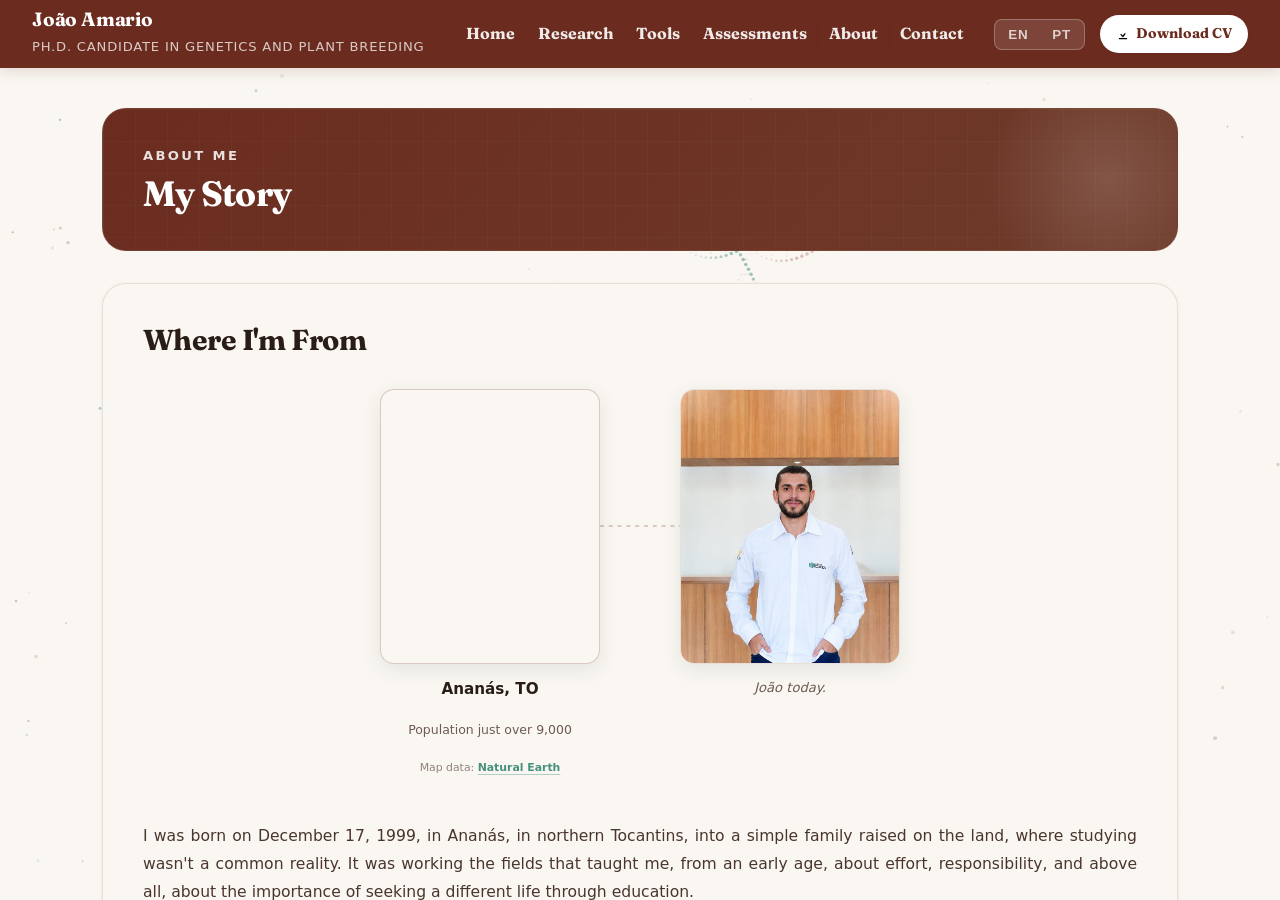
<file: about.html>
<!DOCTYPE html>
<html lang="en">
<head>
  <meta charset="UTF-8">
  <title>Redirecting…</title>
  <link rel="canonical" href="https://amario17.github.io/about/">
  <meta http-equiv="refresh" content="0; url=/about/">
</head>
<body>
  <p>This page has moved to <a href="/about/">/about/</a>.</p>
</body>
</html>
</file>
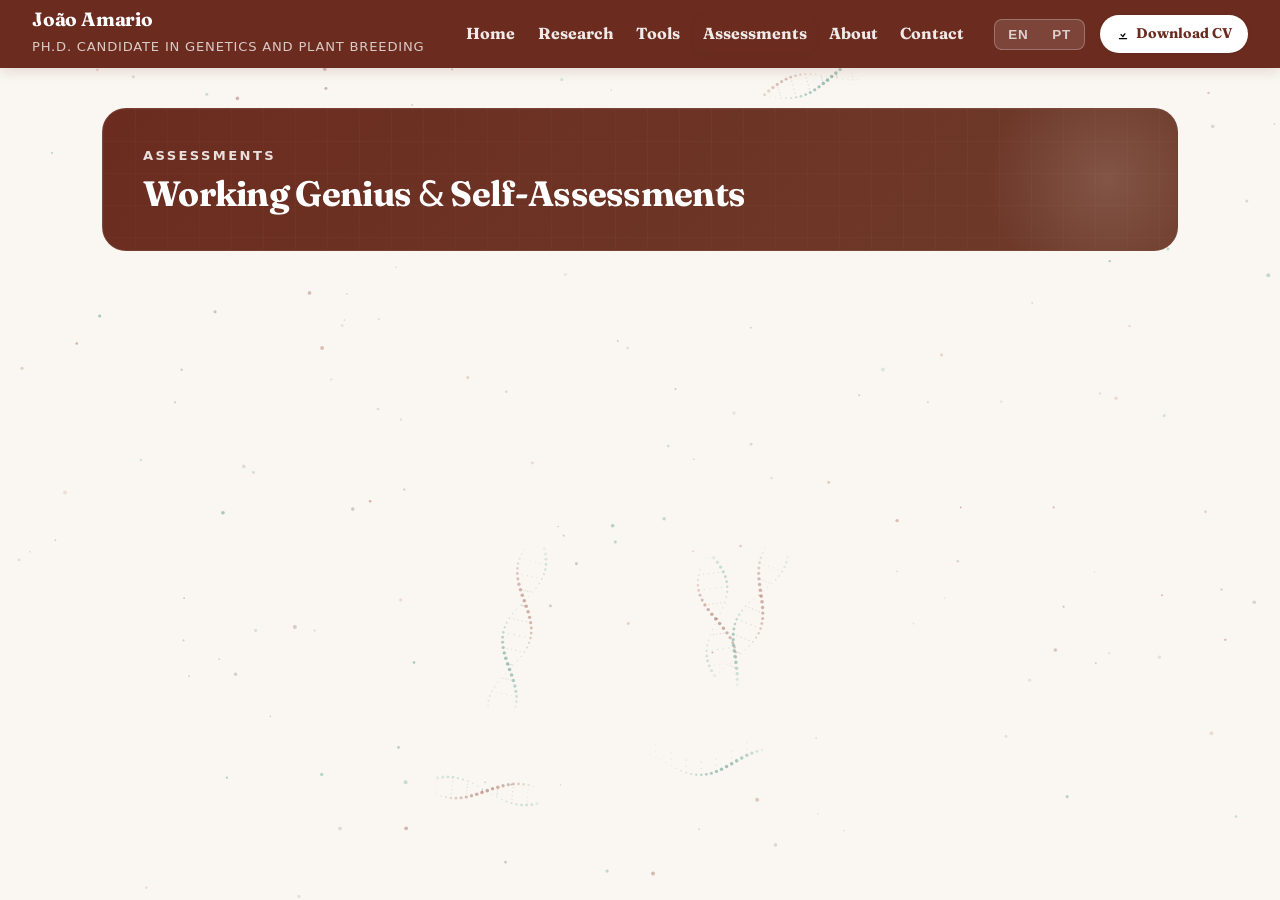
<file: assessments.html>
<!DOCTYPE html>
<html lang="en">
<head>
  <meta charset="UTF-8">
  <title>Redirecting…</title>
  <link rel="canonical" href="https://amario17.github.io/assessments/">
  <meta http-equiv="refresh" content="0; url=/assessments/">
</head>
<body>
  <p>This page has moved to <a href="/assessments/">/assessments/</a>.</p>
</body>
</html>
</file>
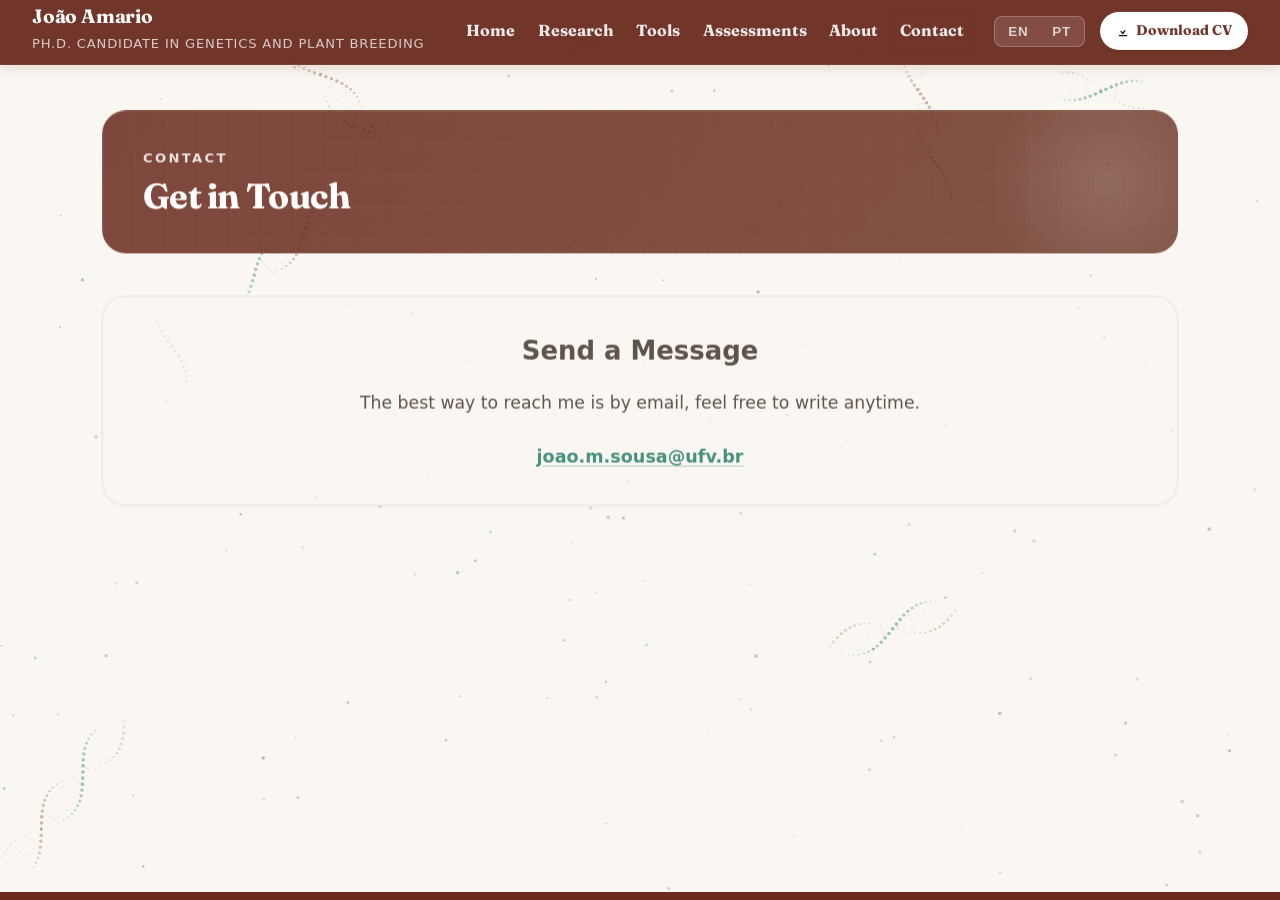
<file: contact.html>
<!DOCTYPE html>
<html lang="en">
<head>
  <meta charset="UTF-8">
  <title>Redirecting…</title>
  <link rel="canonical" href="https://amario17.github.io/contact/">
  <meta http-equiv="refresh" content="0; url=/contact/">
</head>
<body>
  <p>This page has moved to <a href="/contact/">/contact/</a>.</p>
</body>
</html>
</file>
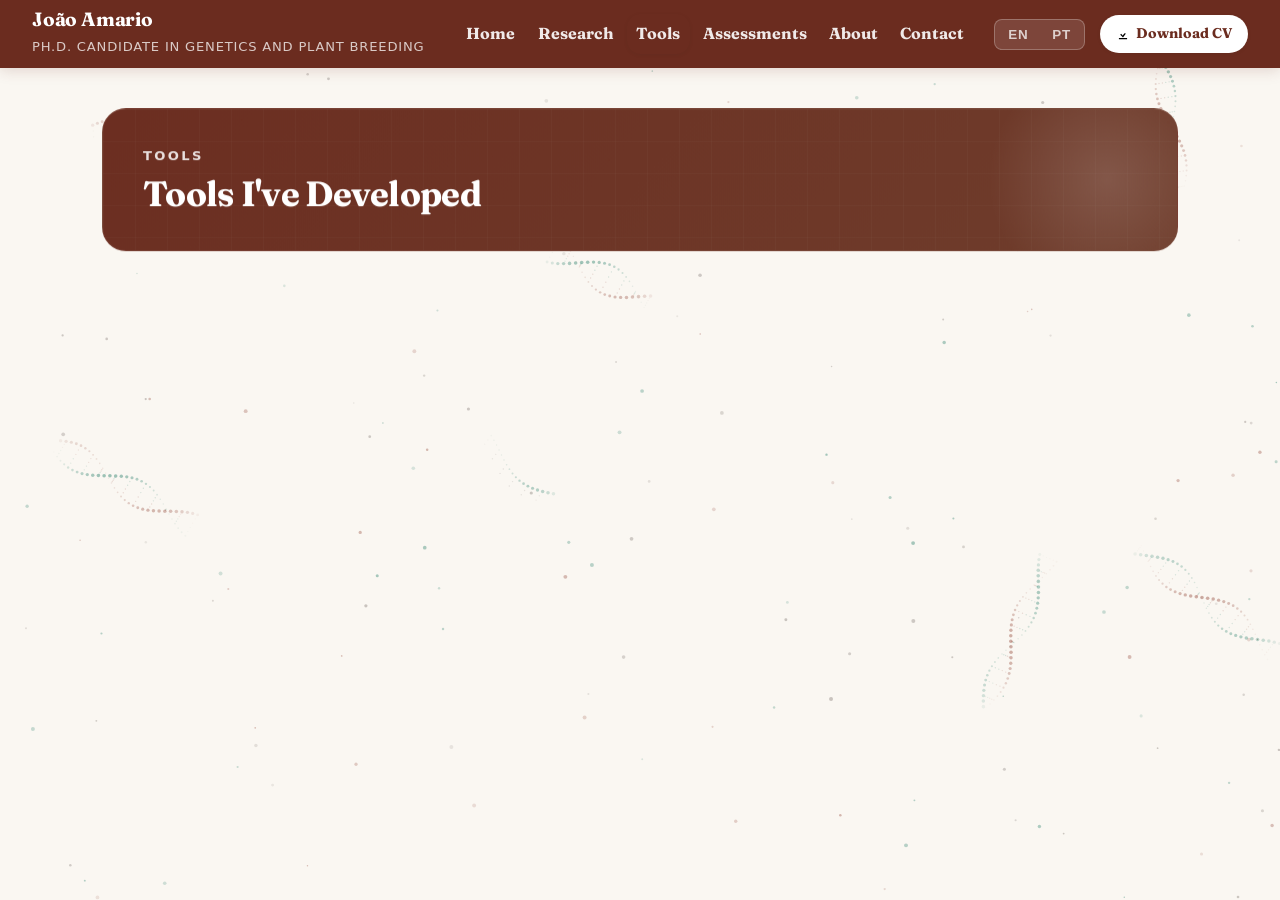
<file: projects.html>
<!DOCTYPE html>
<html lang="en">
<head>
  <meta charset="UTF-8">
  <title>Redirecting…</title>
  <link rel="canonical" href="https://amario17.github.io/projects/">
  <meta http-equiv="refresh" content="0; url=/projects/">
</head>
<body>
  <p>This page has moved to <a href="/projects/">/projects/</a>.</p>
</body>
</html>
</file>
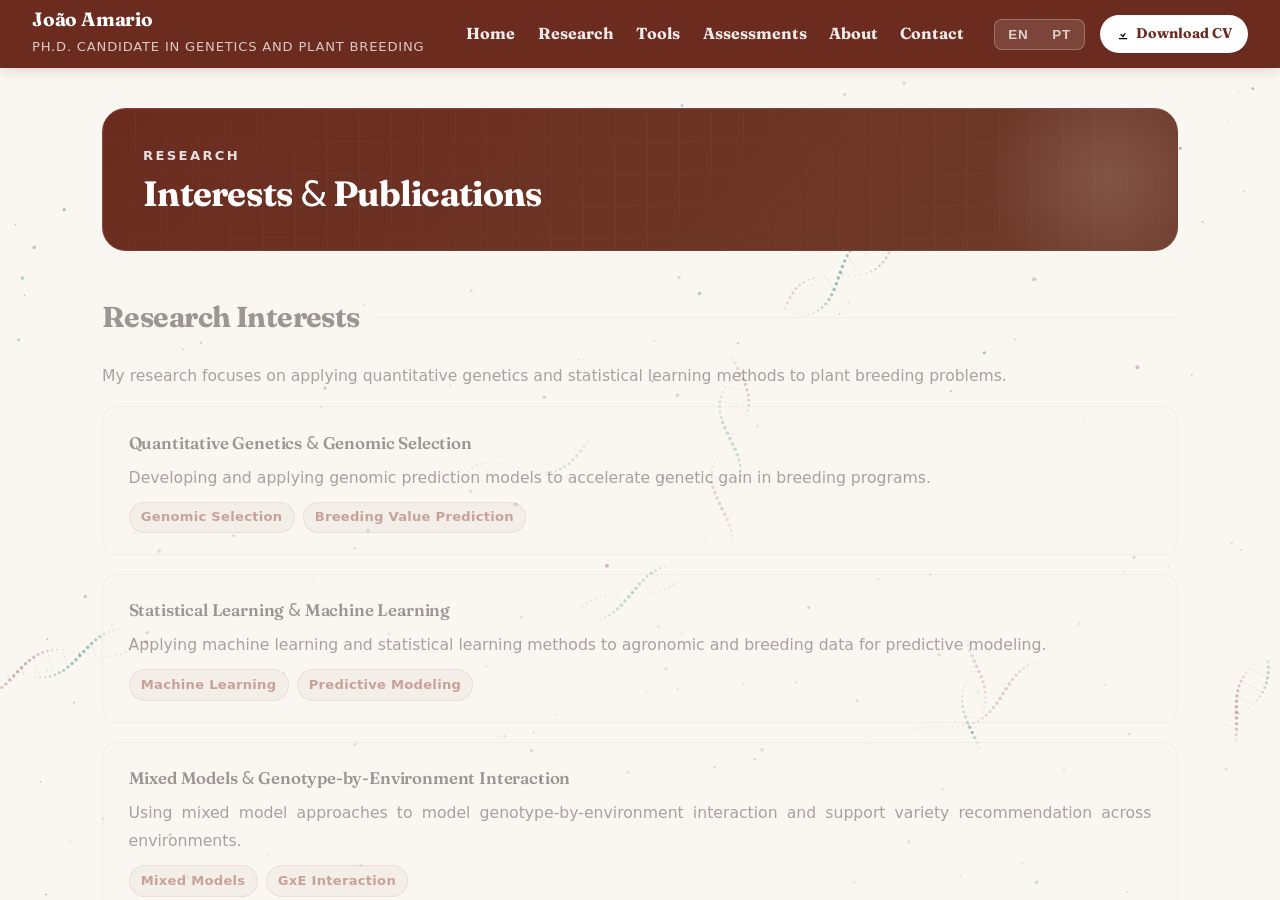
<file: research.html>
<!DOCTYPE html>
<html lang="en">
<head>
  <meta charset="UTF-8">
  <title>Redirecting…</title>
  <link rel="canonical" href="https://amario17.github.io/research/">
  <meta http-equiv="refresh" content="0; url=/research/">
</head>
<body>
  <p>This page has moved to <a href="/research/">/research/</a>.</p>
</body>
</html>
</file>
<file: style.css>
@import url('https://fonts.googleapis.com/css2?family=Fraunces:opsz,wght@9..144,400;9..144,500;9..144,600;9..144,700&family=Fira+Code:wght@400;500&display=swap');

/* ══════════════════════════════════════════════════════
   DESIGN TOKENS  — Dark-mode professional palette
══════════════════════════════════════════════════════ */
:root {
  /* Backgrounds — light, matching reference site */
  --bg-base:        #faf7f2;   /* page background (off-white test; was #ffffff) */
  --bg-surface:     #faf7f2;   /* cards, panels (off-white test; was #ffffff) */
  --bg-surface-2:   #f4f4f5;   /* slightly lifted surface */
  --bg-surface-3:   #e9e9eb;   /* hover / sidebar */

  /* Borders */
  --border:         rgba(107,44,31,0.12);
  --border-mid:     rgba(107,44,31,0.22);

  /* Text */
  --text-primary:   #2a1c16;
  --text-secondary: #4a352d;
  --text-muted:     #6e5a52;

  /* Brand colours — deep teal/green, as in the navbar reference */
  --sky:            #8b3a2a;
  --sky-light:      #c9612f;
  --sky-pale:       rgba(139,58,42,0.10);
  --accent:         #6b2c1f;
  --accent-soft:    rgba(107,44,31,0.10);
  --accent2:        #0b6e57;
  --accent2-soft:   rgba(11,110,87,0.12);
  --navy:           #6b2c1f;   /* kept for footer compat */

  /* Typography */
--font-display: 'Fraunces', ui-serif, Georgia, serif;
--font-body:    ui-sans-serif, system-ui, sans-serif, 'Apple Color Emoji', 'Segoe UI Emoji', 'Segoe UI Symbol', 'Noto Color Emoji';
--font-mono:    'Fira Code', monospace;

  /* Shape */
  --radius-sm:  8px;
  --radius-md:  14px;
  --radius-lg:  24px;

  /* Shadows */
  --shadow-sm: 0 1px 4px rgba(15,45,38,0.06);
  --shadow-md: 0 6px 20px rgba(15,45,38,0.09);
  --shadow-lg: 0 16px 48px rgba(15,45,38,0.14);

  --transition: 0.25s cubic-bezier(0.4,0,0.2,1);
}

.amp {
  font-family: ui-sans-serif, system-ui, sans-serif, 'Apple Color Emoji', 'Segoe UI Emoji', 'Segoe UI Symbol', 'Noto Color Emoji';
  font-weight: 400;
  font-style: normal;
}


.nav-toggle { display: none; }


.pub-link {
  display: inline-block;
  margin-top: 0.6rem;
  font-size: 0.85rem;
  color: var(--sky);
  text-decoration: none;
  font-weight: 700;
}
.pub-link:hover { text-decoration: underline; }

/* ══════════════════════════════════════════════════════
   RESET & BASE
══════════════════════════════════════════════════════ */
*, *::before, *::after { margin:0; padding:0; box-sizing:border-box; }

html { scroll-behavior: smooth; }

/* Scale the whole layout on wide screens: 16px up to 1440px wide,
   growing linearly to ~24px at 2560px (everything is sized in rem). */
@media (min-width: 1440px) {
  html { font-size: clamp(1rem, 0.357rem + 0.714vw, 1.625rem); }
}

body {
  font-family: var(--font-body);
  font-size: 1.08rem;
  line-height: 1.7;
  color: var(--text-primary);
  background: var(--bg-base);
  -webkit-font-smoothing: antialiased;
  letter-spacing: 0;
}

h1, h2, h3, .font-display {
  font-optical-sizing: auto;
}

/* ══════════════════════════════════════════════════════
   PROSE — links & inline code inside body text
══════════════════════════════════════════════════════ */
p a,
li a,
.card a:not(.pub-link),
.item-card p a {
  color: var(--accent2);
  text-decoration: underline;
  text-decoration-color: rgba(11,110,87,0.4);
  text-underline-offset: 3px;
  font-weight: 700;
  transition: color var(--transition), text-decoration-color var(--transition);
}
p a:hover,
li a:hover,
.card a:not(.pub-link):hover,
.item-card p a:hover {
  color: #0b4d3d;
  text-decoration-color: currentColor;
}

code {
  font-family: var(--font-mono);
  font-size: 0.88em;
  color: var(--accent2);
  background: var(--accent2-soft);
  padding: 0.15em 0.45em;
  border-radius: 5px;
}

strong, b {
  color: var(--text-primary);
  font-weight: 700;
}

/* ══════════════════════════════════════════════════════
   HEADER / NAV
══════════════════════════════════════════════════════ */
header {
  background: var(--accent);
  border-bottom: none;
  position: sticky;
  top: 0;
  z-index: 100;
  box-shadow: 0 2px 14px rgba(107,44,31,0.18);
  animation: slideDown 0.5s ease both;
}

@keyframes slideDown {
  from { transform: translateY(-100%); opacity: 0; }
  to   { transform: translateY(0);     opacity: 1; }
}

nav {
  max-width: 82.5rem;
  margin: 0 auto;
  padding: 0 2rem;
  display: flex;
  justify-content: space-between;
  align-items: center;
  height: 4.25rem;
  gap: 1.5rem;
}

.nav-brand h1 {
  font-family: var(--font-display);
  font-size: 1.2rem;
  font-weight: 700;
  color: #fff;
  letter-spacing: -0.01em;
  line-height: 1.2;
}

.nav-brand p {
  font-size: 0.82rem;
  font-weight: 400;
  color: rgba(255,255,255,0.75);
  letter-spacing: 0.06em;
  text-transform: uppercase;
}

.nav-right {
  display: flex;
  align-items: center;
  gap: 0;
}

nav ul {
  list-style: none;
  display: flex;
  align-items: center;
  gap: 0.2rem;
}

nav ul li a {
  display: block;
  text-decoration: none;
  color: rgba(255,255,255,0.9);
  font-family: var(--font-display);
  font-size: 1rem;
  font-weight: 700;
  padding: 0.4rem 0.6rem;
  border-radius: var(--radius-sm);
  transition: color var(--transition), background var(--transition);
  white-space: nowrap;
}

nav ul li a:hover {
  color: #fff;
  background: rgba(255,255,255,0.14);
}

nav ul li a.active-page {
  color: var(--accent);
  background: #ffffff;
  font-weight: 700;
  border-radius: var(--radius-md);
  box-shadow: var(--shadow-sm);
}

nav ul li a.active-page:hover {
  color: var(--accent);
  background: #ffffff;
}

/* Language switcher */
.language-switcher {
  display: flex;
  gap: 0.2rem;
  align-items: center;
  margin-left: 1.25rem;
  background: rgba(255,255,255,0.12);
  border: 1px solid rgba(255,255,255,0.25);
  border-radius: var(--radius-sm);
  padding: 3px;
}

.language-switcher button {
  background: none;
  border: none;
  padding: 0.25rem 0.65rem;
  cursor: pointer;
  font-size: 0.84rem;
  font-weight: 700;
  color: rgba(255,255,255,0.75);
  border-radius: 4px;
  letter-spacing: 0.05em;
  transition: all var(--transition);
}

.language-switcher button:hover { color: #fff; }

.language-switcher button.active {
  background: rgba(255,255,255,0.25);
  color: #fff;
}

/* Download CV button (nav) */
.nav-cv-btn {
  display: inline-flex;
  align-items: center;
  gap: 0.4rem;
  margin-left: 0.9rem;
  padding: 0.45rem 1rem;
  background: #ffffff;
  color: var(--accent);
  font-family: var(--font-display);
  font-weight: 700;
  font-size: 0.88rem;
  border-radius: 999px;
  text-decoration: none;
  box-shadow: var(--shadow-sm);
  transition: transform var(--transition), box-shadow var(--transition);
  white-space: nowrap;
}

.nav-cv-btn:hover {
  transform: translateY(-1px);
  box-shadow: var(--shadow-md);
}

.nav-cv-btn svg {
  width: 0.875rem;
  height: 0.875rem;
  flex-shrink: 0;
}

@media (max-width: 700px) {
  .nav-cv-btn { margin: 0.5rem 0 0; }
}

/* ══════════════════════════════════════════════════════
   LANGUAGE VISIBILITY
══════════════════════════════════════════════════════ */
.lang-en, .lang-pt { display: none; }
body[data-lang="en"] .lang-en { display: block; }
body[data-lang="pt"] .lang-pt { display: block; }
body[data-lang="en"] nav .lang-en { display: inline; }
body[data-lang="pt"] nav .lang-pt { display: inline; }
nav .lang-en, nav .lang-pt { display: none; }

/* ══════════════════════════════════════════════════════
   LAYOUT
══════════════════════════════════════════════════════ */
main {
  max-width: 71.25rem;
  margin: 2.5rem auto;
  padding: 0 2rem;
  min-height: calc(100vh - 11.25rem);
}

/* Page entry animations */
main > * {
  animation: fadeUp 0.55s ease both;
}
main > *:nth-child(1) { animation-delay: 0.05s; }
main > *:nth-child(2) { animation-delay: 0.12s; }
main > *:nth-child(3) { animation-delay: 0.19s; }
main > *:nth-child(4) { animation-delay: 0.26s; }

@keyframes fadeUp {
  from { opacity:0; transform: translateY(18px); }
  to   { opacity:1; transform: translateY(0); }
}

/* ══════════════════════════════════════════════════════
   PAGE BANNER (inner pages top header)
══════════════════════════════════════════════════════ */
.page-banner {
  background: linear-gradient(130deg, var(--accent) 0%, #6e3b2a 100%);
  border: 1px solid rgba(255,255,255,0.08);
  border-radius: var(--radius-lg);
  padding: 2.25rem 2.5rem;
  margin-bottom: 2rem;
  position: relative;
  overflow: hidden;
}

.page-banner::before {
  content: '';
  position: absolute; inset: 0;
  background-image:
    linear-gradient(rgba(255,255,255,0.025) 1px, transparent 1px),
    linear-gradient(90deg, rgba(255,255,255,0.025) 1px, transparent 1px);
  background-size: 32px 32px;
}

.page-banner::after {
  content: '';
  position: absolute;
  top: -60px; right: -60px;
  width: 16.25rem; height: 16.25rem;
  border-radius: 50%;
  background: radial-gradient(circle, rgba(255,255,255,0.14) 0%, transparent 65%);
  pointer-events: none;
}

.page-banner .eyebrow {
  font-size: 0.82rem;
  font-weight: 700;
  letter-spacing: 0.18em;
  text-transform: uppercase;
  color: rgba(255,255,255,0.85);
  margin-bottom: 0.4rem;
  position: relative; z-index: 1;
}

.page-banner h2 {
  font-family: var(--font-display);
  font-size: 2.2rem;
  font-weight: 700;
  color: #fff;
  letter-spacing: -0.02em;
  line-height: 1.15;
  border: none;
  margin-bottom: 0;
  position: relative; z-index: 1;
}
.page-banner h2::after { display: none; }

/* ══════════════════════════════════════════════════════
   CARDS
══════════════════════════════════════════════════════ */
.card {
  background: var(--bg-surface);
  border: 1px solid var(--border);
  border-radius: var(--radius-lg);
  padding: 2rem 2.5rem;
  box-shadow: var(--shadow-sm);
  transition: box-shadow var(--transition), transform var(--transition), border-color var(--transition);
}

.card:hover {
  box-shadow: var(--shadow-md);
  border-color: var(--border-mid);
  transform: translateY(-2px);
}

/* ══════════════════════════════════════════════════════
   SECTIONS (inner page content)
══════════════════════════════════════════════════════ */
section { margin-bottom: 2rem; }

section h2 {
  font-family: var(--font-display);
  font-size: 1.8rem;
  font-weight: 700;
  color: var(--text-primary);
  margin-bottom: 1.25rem;
  letter-spacing: -0.02em;
  display: flex;
  align-items: center;
  gap: 0.75rem;
}

section h2::after {
  content: '';
  flex: 1;
  height: 1px;
  background: var(--border);
}

section p {
  margin-bottom: 1rem;
  color: var(--text-secondary);
  font-size: 0.975rem;
  line-height: 1.8;
  text-align: justify;
  hyphens: auto;
}

section ul { margin-left: 1.5rem; margin-bottom: 1rem; }
section ul li {
  margin-bottom: 0.5rem;
  color: var(--text-secondary);
  font-size: 0.975rem;
}

/* ══════════════════════════════════════════════════════
   TAGS
══════════════════════════════════════════════════════ */
.tag {
  display: inline-block;
  font-size: 0.82rem;
  font-weight: 700;
  color: var(--sky);
  background: var(--sky-pale);
  border: 1px solid rgba(139,58,42,0.22);
  padding: 0.22rem 0.7rem;
  border-radius: 99px;
  letter-spacing: 0.02em;
  transition: background var(--transition), transform var(--transition);
}
.tag:hover { background: rgba(139,58,42,0.18); transform: translateY(-1px); }

.tag.accent {
  color: var(--accent2);
  background: var(--accent2-soft);
  border-color: rgba(11,110,87,0.25);
}
.tag.accent:hover { background: rgba(11,110,87,0.2); }

.tag-group { display: flex; flex-wrap: wrap; gap: 0.5rem; margin-top: 0.5rem; }

/* ══════════════════════════════════════════════════════
   SIDEBAR CARDS
══════════════════════════════════════════════════════ */
.sidebar-card {
  background: var(--bg-surface);
  border: 1px solid var(--border);
  border-radius: var(--radius-md);
  padding: 1.25rem 1.5rem;
  box-shadow: var(--shadow-sm);
  margin-bottom: 1rem;
  transition: border-color var(--transition);
}
.sidebar-card:hover { border-color: var(--border-mid); }

.sidebar-card h3 {
  font-size: 0.82rem;
  font-weight: 700;
  color: var(--text-muted);
  letter-spacing: 0.12em;
  text-transform: uppercase;
  margin-bottom: 0.75rem;
}

/* ══════════════════════════════════════════════════════
   ABOUT GRID
══════════════════════════════════════════════════════ */
.about-grid {
  display: grid;
  grid-template-columns: 1fr 17.5rem;
  gap: 2rem;
  align-items: start;
}

/* ══════════════════════════════════════════════════════
   TIMELINE
══════════════════════════════════════════════════════ */
.timeline { position: relative; padding-left: 1.5rem; margin-top: 0.5rem; }

.timeline::before {
  content: '';
  position: absolute;
  left: 0; top: 8px; bottom: 0;
  width: 2px;
  background: var(--border);
}

.timeline-item { position: relative; margin-bottom: 1.25rem; }

.timeline-item::before {
  content: '';
  position: absolute;
  left: -1.5rem; top: 7px;
  width: 0.5rem; height: 0.5rem;
  border-radius: 50%;
  background: var(--sky);
  border: 2px solid var(--bg-surface);
  box-shadow: 0 0 0 2px var(--sky-light);
  transition: transform var(--transition);
}
.timeline-item:hover::before { transform: scale(1.4); }

.timeline-item .year {
  font-family: var(--font-mono);
  font-size: 0.82rem;
  color: var(--text-muted);
  margin-bottom: 0.15rem;
  letter-spacing: 0.04em;
}
.timeline-item .title {
  font-size: 0.9rem;
  font-weight: 700;
  color: var(--text-primary);
  line-height: 1.4;
}
.timeline-item .sub {
  font-size: 0.82rem;
  color: var(--text-muted);
}

/* ══════════════════════════════════════════════════════
   STAT PILLS
══════════════════════════════════════════════════════ */
.stat-row { display: flex; gap: 0.75rem; flex-wrap: wrap; margin-top: 1.25rem; }

.stat-pill {
  display: flex;
  flex-direction: column;
  align-items: center;
  background: linear-gradient(135deg, #f7efe9, #ecdfd4);
  border: 1px solid var(--border);
  color: var(--text-primary);
  border-radius: var(--radius-md);
  padding: 0.9rem 1.25rem;
  min-width: 5.625rem;
  transition: transform var(--transition), box-shadow var(--transition), border-color var(--transition);
}
.stat-pill:hover {
  transform: translateY(-3px);
  box-shadow: var(--shadow-md);
  border-color: var(--border-mid);
}
.stat-pill .num {
  font-family: var(--font-display);
  font-size: 1.5rem;
  font-weight: 700;
  line-height: 1;
  margin-bottom: 0.2rem;
  color: var(--sky);
}
.stat-pill .label {
  font-size: 0.74rem;
  font-weight: 400;
  color: var(--text-muted);
  letter-spacing: 0.08em;
  text-transform: uppercase;
  text-align: center;
}

/* ══════════════════════════════════════════════════════
   JOURNEY MAP (About page)
══════════════════════════════════════════════════════ */
.journey-map-wrap { margin-top: 1rem; }

.journey-insets {
  display: grid;
  grid-template-columns: 1fr 4.375rem 1fr;
  align-items: center;
  gap: 0;
  max-width: 40rem;
  margin: 0 auto;
}

.journey-inset { text-align: center; }

.journey-inset-frame {
  position: relative;
  width: 100%;
  aspect-ratio: 4 / 3;
  border-radius: var(--radius-md);
  overflow: hidden;
  border: 1px solid var(--border-mid);
  box-shadow: var(--shadow-sm);
  background: #eef6fb;
}

.journey-inset-map {
  width: 100%;
  height: 100%;
  object-fit: cover;
  display: block;
}

.journey-inset-label {
  margin-top: 0.6rem;
  font-weight: 700;
  font-size: 0.85rem;
  color: var(--text-primary);
}

.journey-connector svg { width: 100%; height: 1.25rem; display: block; }
.journey-connector line {
  stroke: var(--border-mid);
  stroke-width: 2;
  stroke-dasharray: 5 6;
}

.map-pin {
  position: absolute;
  transform: translate(-50%, -50%);
  width: 1.25rem;
  height: 1.25rem;
}

.map-pin-ping {
  position: absolute;
  inset: 0;
  border-radius: 50%;
  background: var(--accent);
  opacity: 0.55;
  animation: origin-pin-pulse 2.2s ease-out infinite;
}
.map-pin-ping.usa { background: var(--accent2); }

.map-pin-dot {
  position: absolute;
  inset: 0;
  border-radius: 50%;
  background: var(--accent);
  color: #fff;
  border: 2px solid #fff;
  box-shadow: 0 0 0 1px var(--accent);
  display: flex;
  align-items: center;
  justify-content: center;
  font-family: var(--font-mono);
  font-size: 0.68rem;
  font-weight: 700;
  line-height: 1;
}
.map-pin-dot.usa { background: var(--accent2); box-shadow: 0 0 0 1px var(--accent2); }

.journey-map-credit {
  text-align: center;
  font-size: 0.68rem;
  color: var(--text-muted);
  opacity: 0.75;
  margin-top: 0.75rem;
}
.journey-map-credit a { color: inherit; text-decoration: underline; }

@media (max-width: 560px) {
  .journey-insets { grid-template-columns: 1fr; gap: 1.5rem; max-width: 20rem; }
  .journey-connector { display: none; }
}

.journey-legend {
  display: grid;
  grid-template-columns: repeat(auto-fit, minmax(10rem, 1fr));
  gap: 1rem;
  margin-top: 1.5rem;
}

.journey-stop {
  background: var(--bg-surface);
  border: 1px solid var(--border);
  border-radius: var(--radius-md);
  padding: 1rem 1.2rem;
  transition: border-color var(--transition), transform var(--transition);
}
.journey-stop:hover { border-color: var(--border-mid); transform: translateY(-2px); }

.journey-stop-num {
  display: inline-flex;
  align-items: center;
  justify-content: center;
  width: 1.375rem;
  height: 1.375rem;
  border-radius: 50%;
  background: var(--accent);
  color: #fff;
  font-family: var(--font-mono);
  font-size: 0.75rem;
  font-weight: 700;
  margin-bottom: 0.6rem;
}
.journey-stop-num.usa { background: var(--accent2); }

.journey-stop-place {
  font-weight: 700;
  color: var(--text-primary);
  font-size: 0.95rem;
  margin-bottom: 0.15rem;
}
.journey-stop-year {
  font-family: var(--font-mono);
  font-size: 0.78rem;
  color: var(--text-muted);
  margin-bottom: 0.5rem;
}
.journey-stop-desc {
  font-size: 0.87rem;
  color: var(--text-secondary);
  line-height: 1.65;
}

/* ══════════════════════════════════════════════════════
   ORIGIN HOOK (About page — "where it all began")
══════════════════════════════════════════════════════ */
.origin-grid {
  display: grid;
  grid-template-columns: auto 5rem auto;
  justify-content: center;
  align-items: start;
  gap: 0;
  margin: 1.5rem 0 1.75rem;
}

.origin-connector { margin-top: 127px; }

.origin-map-col, .origin-photo-col { text-align: center; }

.origin-map-wrap {
  position: relative;
  display: block;
  width: 100%;
  max-width: 13.75rem;
  aspect-ratio: 4 / 5;
  border-radius: var(--radius-md);
  overflow: hidden;
  border: 1px solid var(--border-mid);
  box-shadow: var(--shadow-md);
  background: #eef6fb;
  margin: 0 auto;
}

.origin-map {
  width: 100%;
  height: 100%;
  object-fit: cover;
  display: block;
}

.origin-map-pin {
  position: absolute;
  transform: translate(-50%, -50%);
  width: 0.875rem;
  height: 0.875rem;
}

.origin-pin-ping {
  position: absolute;
  inset: 0;
  border-radius: 50%;
  background: var(--accent);
  opacity: 0.6;
  animation: origin-pin-pulse 2.2s ease-out infinite;
}

.origin-pin-dot {
  position: absolute;
  top: 3px; left: 3px; right: 3px; bottom: 3px;
  border-radius: 50%;
  background: var(--accent);
  border: 2px solid #fff;
  box-shadow: 0 0 0 1px var(--accent);
}

@keyframes origin-pin-pulse {
  0% { transform: scale(1); opacity: 0.6; }
  100% { transform: scale(2.6); opacity: 0; }
}

.origin-pin-label {
  margin-top: 0.75rem;
  font-weight: 700;
  color: var(--text-primary);
  font-size: 0.95rem;
}
.origin-pin-sub {
  font-size: 0.78rem;
  color: var(--text-muted);
  margin-top: 0.1rem;
}

.origin-map-credit {
  font-size: 0.68rem;
  color: var(--text-muted);
  opacity: 0.75;
  margin-top: 0.5rem;
}
.origin-map-credit a { color: inherit; text-decoration: underline; }

.origin-connector svg { width: 100%; height: 1.25rem; display: block; }
.origin-connector line {
  stroke: var(--border-mid);
  stroke-width: 2;
  stroke-dasharray: 5 6;
}

.origin-photo {
  width: 100%;
  max-width: 13.75rem;
  aspect-ratio: 4 / 5;
  object-fit: cover;
  border-radius: var(--radius-md);
  box-shadow: var(--shadow-md);
  border: 1px solid var(--border);
  display: block;
  margin: 0 auto;
}

.origin-photo-caption {
  margin-top: 0.75rem;
  font-size: 0.82rem;
  font-style: italic;
  color: var(--text-muted);
}

@media (max-width: 720px) {
  .origin-grid {
    grid-template-columns: 1fr;
    justify-items: center;
    gap: 1.5rem;
  }
  .origin-connector { display: none; }
}

/* ══════════════════════════════════════════════════════
   STORY CHAPTERS (About page — expanded experience)
══════════════════════════════════════════════════════ */
.story-intro {
  color: var(--text-muted);
  font-style: italic;
  margin-bottom: 1.75rem !important;
}

.story-chapter { margin-bottom: 2.5rem; }
.story-chapter:last-child { margin-bottom: 0; }

.story-chapter-head {
  display: flex;
  flex-wrap: wrap;
  align-items: baseline;
  gap: 0.65rem;
  margin-bottom: 0.3rem;
}

.story-chapter-year {
  font-family: var(--font-mono);
  font-size: 0.8rem;
  font-weight: 700;
  color: #fff;
  background: var(--accent);
  padding: 0.2rem 0.65rem;
  border-radius: 99px;
  letter-spacing: 0.02em;
  white-space: nowrap;
}

.story-chapter-title {
  font-family: var(--font-display);
  font-size: 1.3rem;
  font-weight: 700;
  color: var(--text-primary);
  letter-spacing: -0.01em;
}

.story-chapter-place {
  font-size: 0.85rem;
  color: var(--text-muted);
  margin-bottom: 1.1rem !important;
}

.story-gallery {
  display: grid;
  grid-template-columns: repeat(3, 1fr);
  gap: 0.75rem;
  margin-bottom: 1.25rem;
}

.story-gallery img {
  width: 100%;
  aspect-ratio: 4 / 5;
  object-fit: cover;
  border-radius: var(--radius-md);
  border: 1px solid var(--border);
  box-shadow: var(--shadow-sm);
  transition: transform var(--transition), box-shadow var(--transition);
}
.story-gallery img:hover {
  transform: translateY(-3px);
  box-shadow: var(--shadow-md);
}

.story-chapter-text p:last-child { margin-bottom: 0 !important; }

.story-teaser { margin-bottom: 0.7rem !important; }

.story-more { margin: 0; }

.story-more summary {
  cursor: pointer;
  display: inline-flex;
  align-items: center;
  gap: 0.4rem;
  font-size: 0.85rem;
  font-weight: 700;
  color: var(--accent2);
  list-style: none;
}
.story-more summary::-webkit-details-marker { display: none; }
.story-more summary::marker { content: ""; }
.story-more summary:hover { color: #0b4d3d; }

.story-more summary::after {
  content: "";
  width: 0.4375rem;
  height: 0.4375rem;
  border-right: 2px solid currentColor;
  border-bottom: 2px solid currentColor;
  transform: rotate(45deg);
  transition: transform var(--transition);
  margin-top: -4px;
}
.story-more[open] summary::after {
  transform: rotate(-135deg);
  margin-top: 2px;
}

.story-more:not([open]) .story-more-open,
.story-more[open] .story-more-closed {
  display: none;
}

.story-more-body { margin-top: 0.9rem; }
.story-more-body p:last-child { margin-bottom: 0 !important; }

@media (max-width: 640px) {
  .story-gallery { grid-template-columns: repeat(2, 1fr); }
}

/* ══════════════════════════════════════════════════════
   ITEM CARDS (Research / Teaching / Projects)
══════════════════════════════════════════════════════ */
.item-list { display: flex; flex-direction: column; gap: 1.15rem; }

.item-card {
  background: var(--bg-surface);
  border: 1px solid var(--border);
  border-radius: var(--radius-md);
  padding: 1.35rem 1.6rem;
  transition: border-color var(--transition), box-shadow var(--transition), transform var(--transition);
  position: relative;
  overflow: hidden;
}

.item-card::before {
  content: '';
  position: absolute;
  left: 0; top: 0; bottom: 0;
  width: 0.3125rem;
  background: var(--sky);
  border-radius: 5px 0 0 5px;
  transform: scaleY(0);
  transform-origin: bottom;
  transition: transform var(--transition);
}

.item-card:hover {
  border-color: var(--border-mid);
  box-shadow: var(--shadow-md);
  transform: translateX(4px);
}
.item-card:hover::before { transform: scaleY(1); }

.item-card h3 {
  font-family: var(--font-display);
  font-size: 1.05rem;
  font-weight: 600;
  color: var(--text-primary);
  margin-bottom: 0.4rem;
  letter-spacing: -0.01em;
}

.item-card p {
  margin-bottom: 0.5rem;
  font-size: 0.98rem;
  color: var(--text-secondary);
}

.item-card .meta { display: flex; gap: 0.5rem; flex-wrap: wrap; margin-top: 0.6rem; }

.item-header {
  display: flex;
  justify-content: space-between;
  align-items: flex-start;
  margin-bottom: 0.6rem;
}

.item-role {
  font-size: 0.83rem;
  color: var(--text-muted);
  font-weight: 400;
}

/* ══════════════════════════════════════════════════════
   CONTACT GRID
══════════════════════════════════════════════════════ */
.contact-grid {
  display: grid;
  grid-template-columns: repeat(auto-fit, minmax(12.5rem, 1fr));
  gap: 1rem;
  margin-top: 1rem;
}

.contact-item {
  display: flex;
  align-items: center;
  gap: 0.75rem;
  background: var(--bg-surface);
  border: 1px solid var(--border);
  border-radius: var(--radius-md);
  padding: 1rem 1.25rem;
  text-decoration: none;
  color: inherit;
  transition: border-color var(--transition), box-shadow var(--transition), transform var(--transition);
}
.contact-item:hover {
  border-color: rgba(139,58,42,0.4);
  box-shadow: 0 0 0 3px rgba(139,58,42,0.08);
  transform: translateY(-2px);
}

.contact-item .icon {
  width: 2.25rem; height: 2.25rem;
  border-radius: var(--radius-sm);
  background: var(--sky-pale);
  display: flex; align-items: center; justify-content: center;
  font-size: 1rem;
  flex-shrink: 0;
}

.contact-item .label {
  font-size: 0.82rem;
  color: var(--text-muted);
  margin-bottom: 0.1rem;
}
.contact-item .value {
  font-size: 0.88rem;
  font-weight: 700;
  color: var(--text-primary);
}

/* ══════════════════════════════════════════════════════
   EMPTY STATE
══════════════════════════════════════════════════════ */
.empty-state {
  background: var(--bg-surface-2);
  border: 1px dashed var(--border-mid);
  border-radius: var(--radius-md);
  padding: 2.5rem;
  text-align: center;
}
.empty-icon { font-size: 2.2rem; display: block; margin-bottom: 0.75rem; }
.empty-state p {
  color: var(--text-muted);
  font-style: italic;
  font-size: 0.9rem;
  margin: 0;
}

/* ══════════════════════════════════════════════════════
   FOOTER
══════════════════════════════════════════════════════ */
footer {
  background: var(--accent);
  border-top: none;
  color: rgba(255,255,255,0.6);
  margin-top: 4rem;
  padding: 2rem 0;
  font-size: 0.82rem;
}

.footer-inner {
  max-width: 71.25rem;
  margin: 0 auto;
  padding: 0 2rem;
  display: flex;
  align-items: center;
  justify-content: space-between;
  flex-wrap: wrap;
  gap: 1rem;
}

.footer-brand {
  font-family: var(--font-display);
  font-size: 0.95rem;
  font-weight: 600;
  color: rgba(255,255,255,0.65);
  letter-spacing: -0.01em;
  margin-bottom: 0.25rem;
}

.footer-copy { color: rgba(255,255,255,0.6); font-size: 0.82rem; }

.footer-socials { display: flex; align-items: center; gap: 0.45rem; }

.footer-social-link {
  display: flex; align-items: center; justify-content: center;
  width: 1.75rem; height: 1.75rem;
  border-radius: var(--radius-sm);
  background: rgba(255,255,255,0.08);
  border: 1px solid rgba(255,255,255,0.18);
  color: rgba(255,255,255,0.75);
  text-decoration: none;
  transition: background var(--transition), color var(--transition), border-color var(--transition), transform var(--transition);
}
.footer-social-link:hover {
  background: rgba(255,255,255,0.22);
  border-color: rgba(255,255,255,0.4);
  color: #fff;
  transform: translateY(-2px);
}
.footer-social-link svg { width: 0.8125rem; height: 0.8125rem; fill: currentColor; }

/* ══════════════════════════════════════════════════════
   RESPONSIVE
══════════════════════════════════════════════════════ */
@media (max-width: 800px) {
  nav { padding: 0 1.25rem; }
  nav ul { gap: 0; }
  nav ul li a { padding: 0.35rem 0.55rem; font-size: 0.82rem; }
  main { padding: 0 1.25rem; margin: 1.5rem auto; }
  .about-grid { grid-template-columns: 1fr; }
  .page-banner { padding: 1.75rem 1.5rem; }
  .page-banner h2 { font-size: 1.5rem; }
}

@media (max-width: 560px) {
  nav { flex-direction: column; align-items: flex-start; height: auto; padding: 1rem 1.25rem; gap: 0.75rem; }
  .nav-right { width: 100%; justify-content: space-between; }
  .footer-inner { flex-direction: column; align-items: flex-start; }
  /* Long section titles wrap on phones (the decorative line has no room there) */
  section h2 { display: block; }
  section h2::after { display: none; }
}

.hero-social-btn {
  display: flex;
  align-items: center;
  justify-content: center;
  width: 2.75rem;
  height: 2.75rem;
  border-radius: 50%;
  text-decoration: none;
  color: var(--text-secondary);
  background: var(--bg-surface-2);
  border: 1px solid var(--border);
  transition: all var(--transition);
}

.hero-social-btn:hover {
  color: var(--sky);
  border-color: rgba(139,58,42,0.4);
  transform: translateY(-2px);
}

.hero-social-btn svg {
  width: 1.25rem;
  height: 1.25rem;
  fill: currentColor;
}

/* ── Scroll animations ── */
.reveal {
  opacity: 0;
  transform: translateY(24px);
  transition: opacity 0.7s ease, transform 0.7s ease;
}

.reveal.visible {
  opacity: 1;
  transform: translateY(0);
}

.reveal-delay-1 { transition-delay: 0.1s; }
.reveal-delay-2 { transition-delay: 0.2s; }
.reveal-delay-3 { transition-delay: 0.3s; }
.reveal-delay-4 { transition-delay: 0.4s; }


.nav-toggle { display: none; }

@media (max-width: 700px) {
  .nav-toggle {
    display: flex;
    flex-direction: column;
    gap: 4px;
    background: none;
    border: none;
    cursor: pointer;
    padding: 0.5rem;
  }
  .nav-toggle span {
    width: 1.375rem; height: 2px;
    background: #fff;
    border-radius: 2px;
  }
  .nav-right { display: none; flex-direction: column; align-items: flex-start; width: 100%; gap: 1rem; }
  .nav-right.open { display: flex; }
  nav { flex-wrap: wrap; height: auto; padding: 0.85rem 1.25rem; }
  nav ul { flex-direction: column; align-items: flex-start; width: 100%; gap: 0.25rem; }
  nav ul li a { display: block; width: 100%; padding: 0.6rem 0.5rem; }
}

.news-card-flex { display: flex; gap: 1.25rem; align-items: flex-start; }

@media (max-width: 560px) {
  .news-card-flex { flex-direction: column; }
  .news-card-flex img { width: 100%; height: 10rem; }
  .item-header { flex-wrap: wrap; gap: 0.5rem; }
}

/* ══════════════════════════════════════════════════════
   AWARD IMAGE CAROUSEL
══════════════════════════════════════════════════════ */
.award-carousel {
  position: relative;
  width: 18.75rem;
  height: 18.75rem;
  border-radius: 10px;
  overflow: hidden;
  flex-shrink: 0;
  touch-action: pan-y;
}

.award-carousel-track {
  display: flex;
  height: 100%;
  transition: transform 0.35s ease;
}

.award-carousel-track img {
  width: 100%;
  height: 100%;
  object-fit: cover;
  flex-shrink: 0;
  user-select: none;
  -webkit-user-drag: none;
}

.award-carousel-btn {
  position: absolute;
  top: 50%;
  transform: translateY(-50%);
  background: rgba(0,0,0,0.45);
  color: #fff;
  border: none;
  width: 2.125rem;
  height: 2.125rem;
  border-radius: 50%;
  font-size: 1.3rem;
  line-height: 1;
  cursor: pointer;
  display: flex;
  align-items: center;
  justify-content: center;
  opacity: 0;
  transition: opacity 0.2s;
  padding: 0;
}

.award-carousel:hover .award-carousel-btn,
.award-carousel:focus-within .award-carousel-btn {
  opacity: 1;
}

.award-carousel-btn.prev { left: 8px; }
.award-carousel-btn.next { right: 8px; }

.award-carousel-dots {
  position: absolute;
  bottom: 8px;
  left: 0;
  right: 0;
  display: flex;
  justify-content: center;
  gap: 6px;
}

.award-carousel-dots .dot {
  width: 0.4375rem;
  height: 0.4375rem;
  border-radius: 50%;
  background: rgba(255,255,255,0.6);
  transition: background 0.2s;
}

.award-carousel-dots .dot.active { background: #fff; }

@media (max-width: 560px) {
  .news-card-flex .award-carousel { width: 100%; height: 20rem; }
}

.award-photo {
  position: relative;
  width: 18.75rem;
  height: 18.75rem;
  border-radius: 10px;
  overflow: hidden;
  flex-shrink: 0;
}

.award-photo img { width: 100%; height: 100%; object-fit: cover; display: block; }

@media (max-width: 560px) {
  .news-card-flex .award-photo { width: 100%; height: 20rem; }
}

/* ══════════════════════════════════════════════════════
   PUBLICATION CARDS (big banner + abstract, clickable)
══════════════════════════════════════════════════════ */
.pub-card {
  display: block;
  background: var(--bg-surface);
  border: 1px solid var(--border);
  border-radius: var(--radius-md);
  overflow: hidden;
  text-decoration: none;
  color: inherit;
  box-shadow: var(--shadow-sm);
  transition: transform var(--transition), box-shadow var(--transition), border-color var(--transition);
}

.pub-card:hover {
  transform: translateY(-3px);
  box-shadow: var(--shadow-lg);
  border-color: var(--border-mid);
}

.pub-banner {
  position: relative;
  width: 100%;
  height: 20rem;
  overflow: hidden;
  line-height: 0;
  background: var(--accent-soft);
}

.pub-banner svg { width: 100%; height: 100%; display: block; object-fit: cover; }

.pub-carousel-track {
  display: flex;
  height: 100%;
  transition: transform 0.8s cubic-bezier(0.4,0,0.2,1);
}

.pub-carousel-track img {
  width: 100%;
  height: 100%;
  display: block;
  object-fit: contain;
  flex-shrink: 0;
}

.pub-carousel-dots {
  position: absolute;
  top: 1rem;
  right: 1.1rem;
  display: flex;
  gap: 6px;
  z-index: 2;
}

.pub-carousel-dots .dot {
  width: 0.375rem;
  height: 0.375rem;
  border-radius: 50%;
  background: rgba(107,44,31,0.25);
  transition: background 0.3s, transform 0.3s;
}

.pub-carousel-dots .dot.active {
  background: var(--accent);
  transform: scale(1.25);
}

.pub-journal-badge {
  position: absolute;
  left: 1.1rem;
  bottom: 1rem;
  background: rgba(255,255,255,0.94);
  color: var(--accent);
  font-weight: 700;
  font-size: 0.78rem;
  letter-spacing: 0.01em;
  padding: 0.32rem 0.75rem;
  border-radius: 999px;
  box-shadow: var(--shadow-sm);
}

.pub-body { padding: 1.5rem 1.6rem 1.75rem; }

.pub-body h3 {
  font-family: var(--font-display);
  font-size: 1.12rem;
  font-weight: 600;
  color: var(--text-primary);
  margin-bottom: 0.4rem;
  letter-spacing: -0.01em;
}

.pub-body .item-role { margin-bottom: 1rem; }

.pub-abstract {
  color: var(--text-secondary);
  font-size: 0.95rem;
  line-height: 1.65;
  margin-bottom: 1.1rem;
}

.pub-cta {
  display: inline-flex;
  align-items: center;
  gap: 0.3rem;
  font-weight: 700;
  color: var(--accent2);
  font-size: 0.92rem;
}

/* ══════════════════════════════════════════════════════
   TOOL CARDS (expandable function "products")
══════════════════════════════════════════════════════ */
.tool-card {
  background: var(--bg-surface);
  border: 1px solid var(--border);
  border-radius: var(--radius-md);
  overflow: hidden;
  box-shadow: var(--shadow-sm);
  transition: box-shadow var(--transition), border-color var(--transition);
}

.tool-card:hover {
  box-shadow: var(--shadow-md);
  border-color: var(--border-mid);
}

.tool-card-header {
  display: flex;
  align-items: center;
  gap: 1.25rem;
  width: 100%;
  padding: 1.1rem 1.4rem;
  background: none;
  border: none;
  cursor: pointer;
  text-align: left;
  font: inherit;
  color: inherit;
}

.tool-banner {
  position: relative;
  width: 5.25rem;
  height: 5.25rem;
  flex-shrink: 0;
  border-radius: var(--radius-sm);
  overflow: hidden;
  line-height: 0;
}

.tool-banner svg { width: 100%; height: 100%; display: block; }

.tool-summary { flex: 1; min-width: 0; }

.tool-summary h3 {
  font-family: var(--font-mono);
  font-size: 1rem;
  font-weight: 600;
  color: var(--text-primary);
  margin-bottom: 0.3rem;
}

.tool-desc {
  color: var(--text-secondary);
  font-size: 0.92rem;
  line-height: 1.5;
  margin: 0;
}

/* Journal of the paper behind a model script (same look as .pub-journal-badge) */
.tool-journal {
  display: inline-block;
  background: var(--accent-soft, rgba(139,58,42,0.10));
  color: var(--accent);
  font-weight: 700;
  font-size: 0.74rem;
  letter-spacing: 0.01em;
  padding: 0.22rem 0.7rem;
  border-radius: 999px;
  margin-bottom: 0.4rem;
}

.tool-toggle-icon {
  flex-shrink: 0;
  width: 1.875rem;
  height: 1.875rem;
  border-radius: 50%;
  background: var(--accent-soft);
  color: var(--accent);
  display: flex;
  align-items: center;
  justify-content: center;
  font-size: 1.2rem;
  font-weight: 700;
  transition: transform var(--transition);
}

.tool-card.open .tool-toggle-icon { transform: rotate(45deg); }

.tool-details {
  padding: 0 1.4rem 1.6rem;
  border-top: 1px solid var(--border);
  margin-top: 0.2rem;
  padding-top: 1.4rem;
}

.tool-details h4 {
  font-family: var(--font-display);
  font-size: 0.95rem;
  font-weight: 700;
  color: var(--text-primary);
  margin: 1.1rem 0 0.5rem;
}

.tool-details h4:first-child { margin-top: 0; }

.tool-details p {
  color: var(--text-secondary);
  font-size: 0.94rem;
  line-height: 1.65;
  margin-bottom: 0.6rem;
}

.tool-details ul {
  margin: 0 0 0.6rem 1.2rem;
  color: var(--text-secondary);
  font-size: 0.92rem;
  line-height: 1.6;
}

.tool-refs {
  font-size: 0.82rem;
  color: var(--text-muted);
  line-height: 1.6;
}

.tool-links {
  display: flex;
  flex-wrap: wrap;
  gap: 0.75rem;
  margin: 0.9rem 0 0.3rem;
}

.tool-link-btn {
  display: inline-flex;
  align-items: center;
  gap: 0.4rem;
  padding: 0.5rem 0.9rem;
  border-radius: 999px;
  background: var(--accent-soft);
  color: var(--accent);
  font-weight: 700;
  font-size: 0.85rem;
  text-decoration: none;
  transition: background var(--transition);
}

.tool-link-btn:hover { background: var(--accent2-soft); color: var(--accent2); }

.tool-details pre {
  background: #2a1c16;
  color: #ead9d2;
  border-radius: var(--radius-sm);
  padding: 1rem 1.1rem;
  overflow-x: auto;
  font-size: 0.82rem;
  line-height: 1.55;
  margin: 0.5rem 0 0.9rem;
}

.tool-details pre code {
  background: none;
  color: inherit;
  padding: 0;
  font-size: 1em;
}

.pub-card:hover .pub-cta { text-decoration: underline; }

/* ══════════════════════════════════════════════════════
   WORKING GENIUS (interactive gear diagram)
══════════════════════════════════════════════════════ */
.wg-intro {
  color: var(--text-secondary);
  font-size: 0.98rem;
  line-height: 1.75;
  max-width: 45rem;
  margin: 0 auto 2rem;
  text-align: justify;
  hyphens: auto;
}

.wg-diagram {
  display: flex;
  justify-content: center;
  flex-wrap: wrap;
  gap: 2rem 1rem;
  margin-bottom: 2rem;
}

.wg-gear {
  display: flex;
  flex-direction: column;
  align-items: center;
  gap: 0.5rem;
  width: 7.375rem;
  background: none;
  border: none;
  font: inherit;
  cursor: pointer;
  padding: 0.5rem 0 0;
  -webkit-tap-highlight-color: transparent;
}

.wg-gear-icon {
  width: 5.25rem;
  height: 5.25rem;
  color: var(--wg-color);
  transform-box: fill-box;
  transform-origin: center;
  filter: drop-shadow(0 3px 8px rgba(20,10,5,0.18));
  transition: transform var(--transition);
}

.wg-gear:hover .wg-gear-icon,
.wg-gear:focus .wg-gear-icon,
.wg-gear:focus-visible .wg-gear-icon {
  animation: wgSpin 1.4s linear infinite;
}

.wg-gear:hover, .wg-gear:focus-visible { outline: none; }

@keyframes wgSpin { to { transform: rotate(360deg); } }

.wg-gear-label {
  font-family: var(--font-display);
  font-size: 0.95rem;
  font-weight: 700;
  color: var(--text-primary);
  text-align: center;
}

.wg-gear-type {
  font-size: 0.68rem;
  text-transform: uppercase;
  letter-spacing: 0.05em;
  color: var(--wg-color);
  font-weight: 700;
  text-align: center;
}

.wg-genius { --wg-color: #2f8f5b; }
.wg-competency { --wg-color: #c99a2e; }
.wg-frustration { --wg-color: #b0503c; }

.wg-detail {
  background: var(--bg-surface-2);
  border: 1px solid var(--border);
  border-left: 4px solid var(--wg-detail-color, var(--sky));
  border-radius: var(--radius-md);
  padding: 1.6rem 1.9rem;
  margin: 0 auto 1.3rem;
  min-height: 7.5rem;
  max-width: 45rem;
  text-align: left;
  transition: border-color 0.3s;
}

.wg-detail-type {
  display: block;
  font-size: 0.76rem;
  font-weight: 700;
  text-transform: uppercase;
  letter-spacing: 0.07em;
  color: var(--wg-detail-color, var(--sky));
  margin-bottom: 0.4rem;
}

.wg-detail-title {
  font-family: var(--font-display);
  font-size: 1.35rem;
  font-weight: 700;
  color: var(--text-primary);
  margin-bottom: 0.55rem;
}

.wg-detail-desc {
  font-size: 0.98rem;
  color: var(--text-secondary);
  line-height: 1.7;
}

.wg-legend {
  display: flex;
  flex-wrap: wrap;
  justify-content: center;
  gap: 1.5rem;
  font-size: 0.85rem;
  color: var(--text-muted);
  max-width: 45rem;
  margin: 0 auto;
}

.wg-legend span {
  display: inline-flex;
  align-items: center;
  gap: 0.4rem;
}

.wg-legend i {
  width: 0.625rem;
  height: 0.625rem;
  border-radius: 50%;
  display: inline-block;
}

.wg-legend .lg-genius { background: #2f8f5b; }
.wg-legend .lg-competency { background: #c99a2e; }
.wg-legend .lg-frustration { background: #b0503c; }

@media (max-width: 560px) {
  .wg-gear { width: 5.25rem; }
  .wg-gear-icon { width: 3.625rem; height: 3.625rem; }
  .wg-detail { padding: 1.2rem 1.4rem; }
}

/* Working Genius — applications & self-awareness (Assessments page) */
.wg-applications {
  max-width: 57.5rem;
  margin: 3rem auto 0;
}

.wg-sub-heading {
  font-family: var(--font-display);
  font-size: 1.35rem;
  font-weight: 700;
  color: var(--text-primary);
  text-align: center;
  margin-bottom: 1.6rem;
}

.wg-app-grid {
  display: grid;
  grid-template-columns: 1fr 1fr;
  gap: 1.5rem;
  margin-bottom: 3rem;
}

.wg-app-card {
  background: var(--bg-surface);
  border: 1px solid var(--border);
  border-radius: var(--radius-md);
  padding: 1.6rem 1.8rem;
  transition: transform var(--transition), box-shadow var(--transition), border-color var(--transition);
}

.wg-app-card:hover {
  transform: translateY(-3px);
  box-shadow: var(--shadow-md);
  border-color: var(--border-mid);
}

.wg-app-header {
  display: flex;
  align-items: center;
  gap: 0.85rem;
  margin-bottom: 1.1rem;
}

.wg-app-header .wg-gear-icon {
  width: 2.75rem;
  height: 2.75rem;
  flex-shrink: 0;
}

.wg-app-header .wg-gear-icon:hover { animation: none; }

.wg-app-header h4 {
  font-family: var(--font-display);
  font-size: 1.15rem;
  font-weight: 700;
  color: var(--text-primary);
}

.wg-app-card ul { margin: 0 0 0 1.15rem; }

.wg-app-card ul li {
  font-size: 0.92rem;
  color: var(--text-secondary);
  line-height: 1.65;
  margin-bottom: 0.6rem;
}

.wg-app-card ul li:last-child { margin-bottom: 0; }

.wg-balance-grid {
  display: grid;
  grid-template-columns: 1fr 1fr;
  gap: 2.5rem;
}

.wg-balance-col h4 {
  display: flex;
  align-items: center;
  gap: 0.55rem;
  font-family: var(--font-display);
  font-size: 1.1rem;
  font-weight: 700;
  margin-bottom: 1.2rem;
}

.wg-balance-col.crave h4 { color: #2f8f5b; }
.wg-balance-col.crushed h4 { color: #b0503c; }

.wg-balance-item {
  display: flex;
  gap: 1rem;
  align-items: flex-start;
  margin-bottom: 1.3rem;
}

.wg-balance-item:last-child { margin-bottom: 0; }

.wg-balance-icon {
  width: 2.625rem;
  height: 2.625rem;
  flex-shrink: 0;
  border-radius: 50%;
  display: flex;
  align-items: center;
  justify-content: center;
  transition: transform 0.35s ease;
}

.wg-balance-item:hover .wg-balance-icon { transform: scale(1.15) rotate(-8deg); }

.wg-balance-col.crave .wg-balance-icon { background: rgba(47,143,91,0.12); color: #2f8f5b; }
.wg-balance-col.crushed .wg-balance-icon { background: rgba(176,80,60,0.12); color: #b0503c; }

.wg-balance-icon svg { width: 1.375rem; height: 1.375rem; }

.wg-balance-text b {
  display: block;
  font-size: 0.94rem;
  color: var(--text-primary);
  margin-bottom: 0.2rem;
}

.wg-balance-text span {
  font-size: 0.9rem;
  color: var(--text-secondary);
  line-height: 1.6;
}

@media (max-width: 700px) {
  .wg-app-grid, .wg-balance-grid { grid-template-columns: 1fr; }
}

/* Static result badges (used on the résumé) */
.wg-result-row {
  display: flex;
  flex-wrap: wrap;
  gap: 1.5rem;
  margin-bottom: 1rem;
}

.wg-result-item {
  display: flex;
  align-items: center;
  gap: 0.8rem;
}

.wg-result-item .wg-gear-icon {
  width: 3.25rem;
  height: 3.25rem;
  cursor: default;
}

.wg-result-item .wg-gear-icon:hover { animation: none; }

.wg-result-text .wg-gear-label { text-align: left; font-size: 0.92rem; }
.wg-result-text .wg-gear-type { text-align: left; }
/* ══════════════════════════════════════════════════════
   PAGE TRANSITIONS (cross-document View Transitions)
   The new page is revealed by a circle growing from the clicked
   link (animated from the inline script in each page's <head>);
   the old page recedes and blurs. The header stays put.
══════════════════════════════════════════════════════ */
@view-transition { navigation: auto; }

header { view-transition-name: site-header; }
.vt-nav header { animation: none; }          /* no slide-down when arriving via a transition */

::view-transition-group(site-header) { animation-duration: 0.3s; }
::view-transition-old(root) { animation: vt-recede 0.75s cubic-bezier(0.65, 0, 0.35, 1) both; }
::view-transition-new(root) { animation: none; }

@keyframes vt-recede {
  to { transform: scale(0.96); opacity: 0.4; filter: blur(3px); }
}

@media (prefers-reduced-motion: reduce) {
  @view-transition { navigation: none; }
}

/* Full-page particle background behind the content (see particles.js) */
.particles-fixed {
  position: fixed; inset: 0; z-index: 0;
  width: 100vw; height: 100vh;
  pointer-events: none;
}
body:has(.particles-fixed) main,
body:has(.particles-fixed) footer { position: relative; z-index: 1; }

/* Short introduction at the top of the Tools page */
.tools-intro {
  font-size: 1.02rem;
  line-height: 1.8;
  color: var(--text-secondary);
  margin: 0 0 2.5rem;
}

/* ══════════════════════════════════════════════════════
   TEXT LAYOUT: every paragraph is justified and spans the full
   content width (the same width as the page banner above it).
   No automatic hyphens at line breaks.
══════════════════════════════════════════════════════ */
main p,
main li {
  text-align: justify;
  hyphens: manual;
}
.wg-intro,
.wg-detail,
.wg-legend,
.wg-applications {
  max-width: none;
}
.wg-detail { text-align: justify; }
.empty-state p { text-align: center; }   /* short placeholder caption under an icon */

/* ══════════════════════════════════════════════════════
   FEEDBACK FORM (assessments page, sent through FormSubmit)
══════════════════════════════════════════════════════ */
.feedback-form { margin-top: 1.5rem; display: flex; flex-direction: column; gap: 1.1rem; }
.fb-row { display: grid; grid-template-columns: 1fr 1fr; gap: 1.1rem; }
.fb-field { display: flex; flex-direction: column; gap: 0.4rem; }
.fb-field > span { font-size: 0.85rem; font-weight: 700; color: var(--text-primary); }
.fb-field em { font-style: normal; font-weight: 400; color: var(--text-muted); }
.fb-field input,
.fb-field select,
.fb-field textarea {
  font: inherit;
  font-size: 0.95rem;
  color: var(--text-primary);
  background: var(--bg-base);
  border: 1px solid var(--border-mid);
  border-radius: var(--radius-sm);
  padding: 0.65rem 0.8rem;
  transition: border-color var(--transition), box-shadow var(--transition);
}
.fb-field textarea { resize: vertical; min-height: 8rem; line-height: 1.6; }
.fb-field input:focus,
.fb-field select:focus,
.fb-field textarea:focus {
  outline: none;
  border-color: var(--sky);
  box-shadow: 0 0 0 3px var(--sky-pale);
}
.fb-honey { position: absolute; left: -9999px; width: 1px; height: 1px; opacity: 0; }
.fb-actions { display: flex; align-items: center; gap: 1rem; flex-wrap: wrap; }
.fb-submit {
  font: inherit;
  font-weight: 700;
  font-size: 0.9rem;
  color: #fff;
  background: var(--accent);
  border: none;
  border-radius: var(--radius-sm);
  padding: 0.75rem 1.6rem;
  cursor: pointer;
  transition: background var(--transition), transform var(--transition);
}
.fb-submit:hover { background: var(--sky); transform: translateY(-1px); }
.fb-submit:disabled { opacity: 0.6; cursor: wait; transform: none; }
main .fb-status { margin: 0; font-size: 0.9rem; text-align: left; }
.fb-status.ok { color: var(--accent2); font-weight: 700; }
.fb-status.error { color: var(--sky); }
@media (max-width: 640px) { .fb-row { grid-template-columns: 1fr; } }

/* ══════════════════════════════════════════════════════
   SELF-ASSESSMENT CARDS (assessments page)
   Green = energizes me, yellow = competent but neutral, red = drains me
   (same colours as the Working Genius legend)
══════════════════════════════════════════════════════ */
.sa-grid {
  display: grid;
  grid-template-columns: repeat(3, 1fr);
  gap: 1.1rem;
  margin: 1.5rem 0;
}
.sa-card {
  --sa-color: #2f8f5b;
  background: var(--bg-surface);
  border: 1px solid var(--border);
  border-top: 4px solid var(--sa-color);
  border-radius: var(--radius-md);
  padding: 1.3rem 1.4rem 1.1rem;
  box-shadow: var(--shadow-sm);
}
.sa-card.sa-energy  { --sa-color: #2f8f5b; background: linear-gradient(180deg, rgba(47,143,91,0.08), var(--bg-surface) 55%); }
.sa-card.sa-neutral { --sa-color: #c99a2e; background: linear-gradient(180deg, rgba(201,154,46,0.09), var(--bg-surface) 55%); }
.sa-card.sa-drain   { --sa-color: #b0503c; background: linear-gradient(180deg, rgba(176,80,60,0.08), var(--bg-surface) 55%); }
.sa-label {
  display: inline-block;
  font-size: 0.68rem;
  font-weight: 700;
  letter-spacing: 0.08em;
  text-transform: uppercase;
  color: var(--sa-color);
  margin-bottom: 0.4rem;
}
.sa-card h3 {
  font-family: var(--font-display);
  font-size: 1.1rem;
  color: var(--text-primary);
  margin-bottom: 0.7rem;
}
.sa-card ul { padding-left: 1.1rem; margin: 0; }
.sa-card li {
  font-size: 0.92rem;
  line-height: 1.65;
  color: var(--text-secondary);
  margin-bottom: 0.45rem;
}
.sa-card li::marker { color: var(--sa-color); }
@media (max-width: 820px) { .sa-grid { grid-template-columns: 1fr; } }

/* ══════════════════════════════════════════════════════
   JOURNEY WORLD MAP (about page, drawn by worldmap.js)
══════════════════════════════════════════════════════ */
.world-map { position: relative; width: 100%; margin-top: 0.5rem; }
.world-map-canvas { display: block; width: 100%; }
.world-map-lines {
  position: absolute; inset: 0;
  width: 100%; height: 100%;
  overflow: visible;
  pointer-events: none;
}
.world-map-lines .route {
  fill: none;
  stroke: var(--accent);
  stroke-width: 1.6;
  stroke-linecap: round;
  stroke-dasharray: 5 7;
  opacity: 0.75;
  animation: route-flow 1.4s linear infinite;
}
@keyframes route-flow { to { stroke-dashoffset: -24; } }
.world-map-lines .leader { stroke: var(--text-muted); stroke-width: 1; opacity: 0.7; }
.world-map .map-true-dot {
  position: absolute;
  width: 0.4rem; height: 0.4rem;
  border-radius: 50%;
  background: var(--accent);
  box-shadow: 0 0 0 2px var(--bg-surface);
  transform: translate(-50%, -50%);
}
.world-map .map-true-dot.usa { background: var(--accent2); }
.world-map .map-pin { z-index: 1; }
@media (prefers-reduced-motion: reduce) { .world-map-lines .route { animation: none; } }
main .journey-stop-desc { text-align: left; }   /* short captions in narrow cards: justify leaves big gaps */

/* ══════════════════════════════════════════════════════
   RECOMMENDED READING (research page)
══════════════════════════════════════════════════════ */
.reading-level {
  display: flex; align-items: center; gap: 0.6rem;
  font-size: 0.78rem; font-weight: 700;
  letter-spacing: 0.1em; text-transform: uppercase;
  color: var(--lvl, var(--accent2));
  margin: 2rem 0 0.9rem;
}
.reading-level::before {
  content: ''; width: 0.6rem; height: 0.6rem; border-radius: 50%;
  background: currentColor;
}
.reading-level::after { content: ''; flex: 1; height: 1px; background: var(--border); }
.reading-level-1 { --lvl: #2f8f5b; }
.reading-level-2 { --lvl: #c99a2e; }
.reading-level-3 { --lvl: #b0503c; }
.reading-list { display: grid; grid-template-columns: repeat(2, 1fr); gap: 1rem; }
.reading-item {
  display: flex; flex-direction: column; gap: 0.35rem;
  background: var(--bg-surface);
  border: 1px solid var(--border);
  border-radius: var(--radius-md);
  padding: 1.1rem 1.3rem;
  text-decoration: none;
  transition: border-color var(--transition), box-shadow var(--transition), transform var(--transition);
}
.reading-item:hover { border-color: var(--border-mid); box-shadow: var(--shadow-md); transform: translateY(-2px); }
.reading-title { font-family: var(--font-display); font-size: 1rem; font-weight: 600; line-height: 1.35; color: var(--text-primary); }
.reading-meta { font-size: 0.8rem; color: var(--text-muted); }
.reading-why { font-size: 0.9rem; line-height: 1.6; color: var(--text-secondary); margin-top: 0.3rem; flex: 1; }
.reading-cta { font-size: 0.8rem; font-weight: 700; color: var(--sky); margin-top: 0.3rem; }
@media (max-width: 720px) { .reading-list { grid-template-columns: 1fr; } }
.origin-map-wrap.world-map { background: var(--bg-surface); margin-top: 0; }   /* dotted map instead of the old SVG */
main .origin-map-col p, main .origin-photo-col p { text-align: center; }   /* short captions under the map and photo */
main .contact-card, main .contact-card p { text-align: center; }   /* contact box: short call to action, centered */

/* Nav CV button: one per language (EN and PT PDFs) */
body[data-lang="en"] nav a.nav-cv-btn.lang-en,
body[data-lang="pt"] nav a.nav-cv-btn.lang-pt { display: inline-flex; }

/* Tool cards on phones: icon and toggle on top, description across the full width
   (kept at the end of the file so it overrides the base tool-card rules) */
@media (max-width: 560px) {
  .tool-card-header { flex-wrap: wrap; gap: 0.75rem; padding: 1rem 1.1rem; }
  .tool-banner { width: 3.25rem; height: 3.25rem; }
  .tool-toggle-icon { margin-left: auto; }
  .tool-summary { order: 3; flex-basis: 100%; }
  .tool-desc { text-align: left; }
}
</file>
